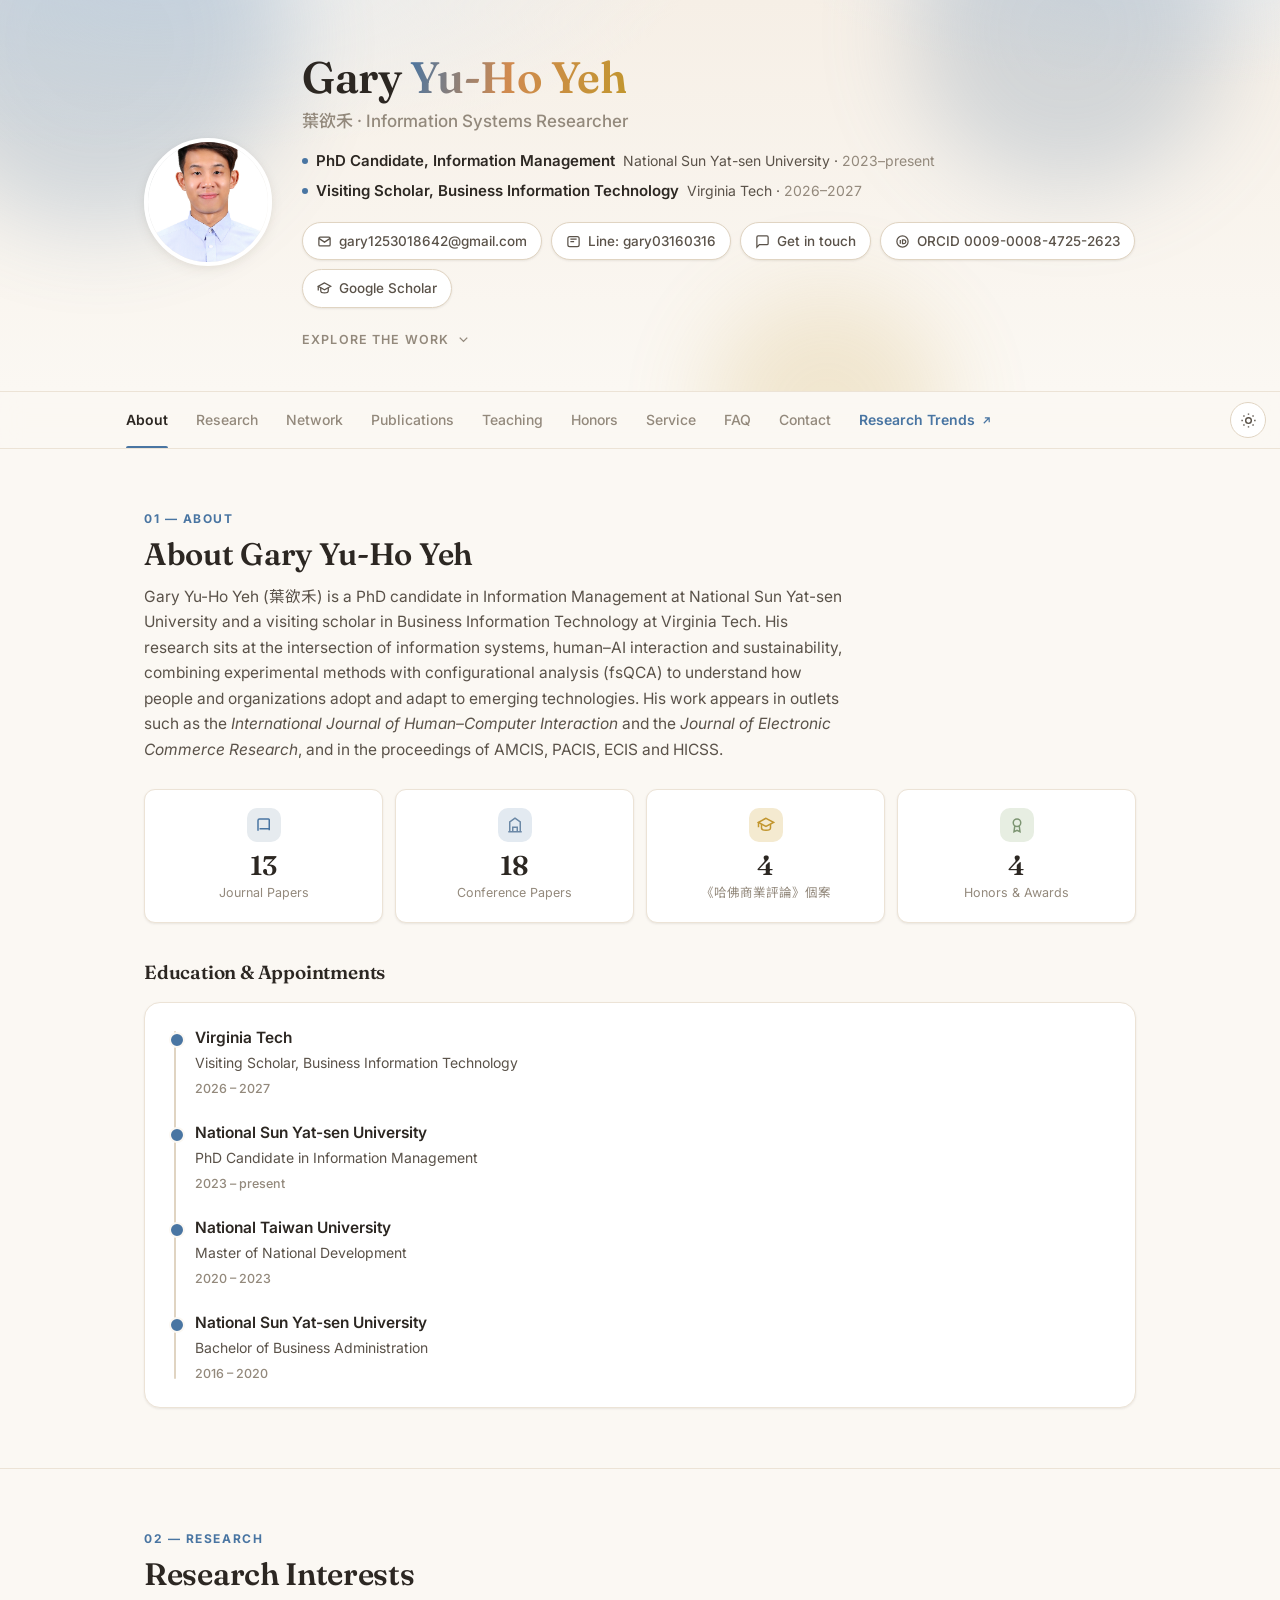
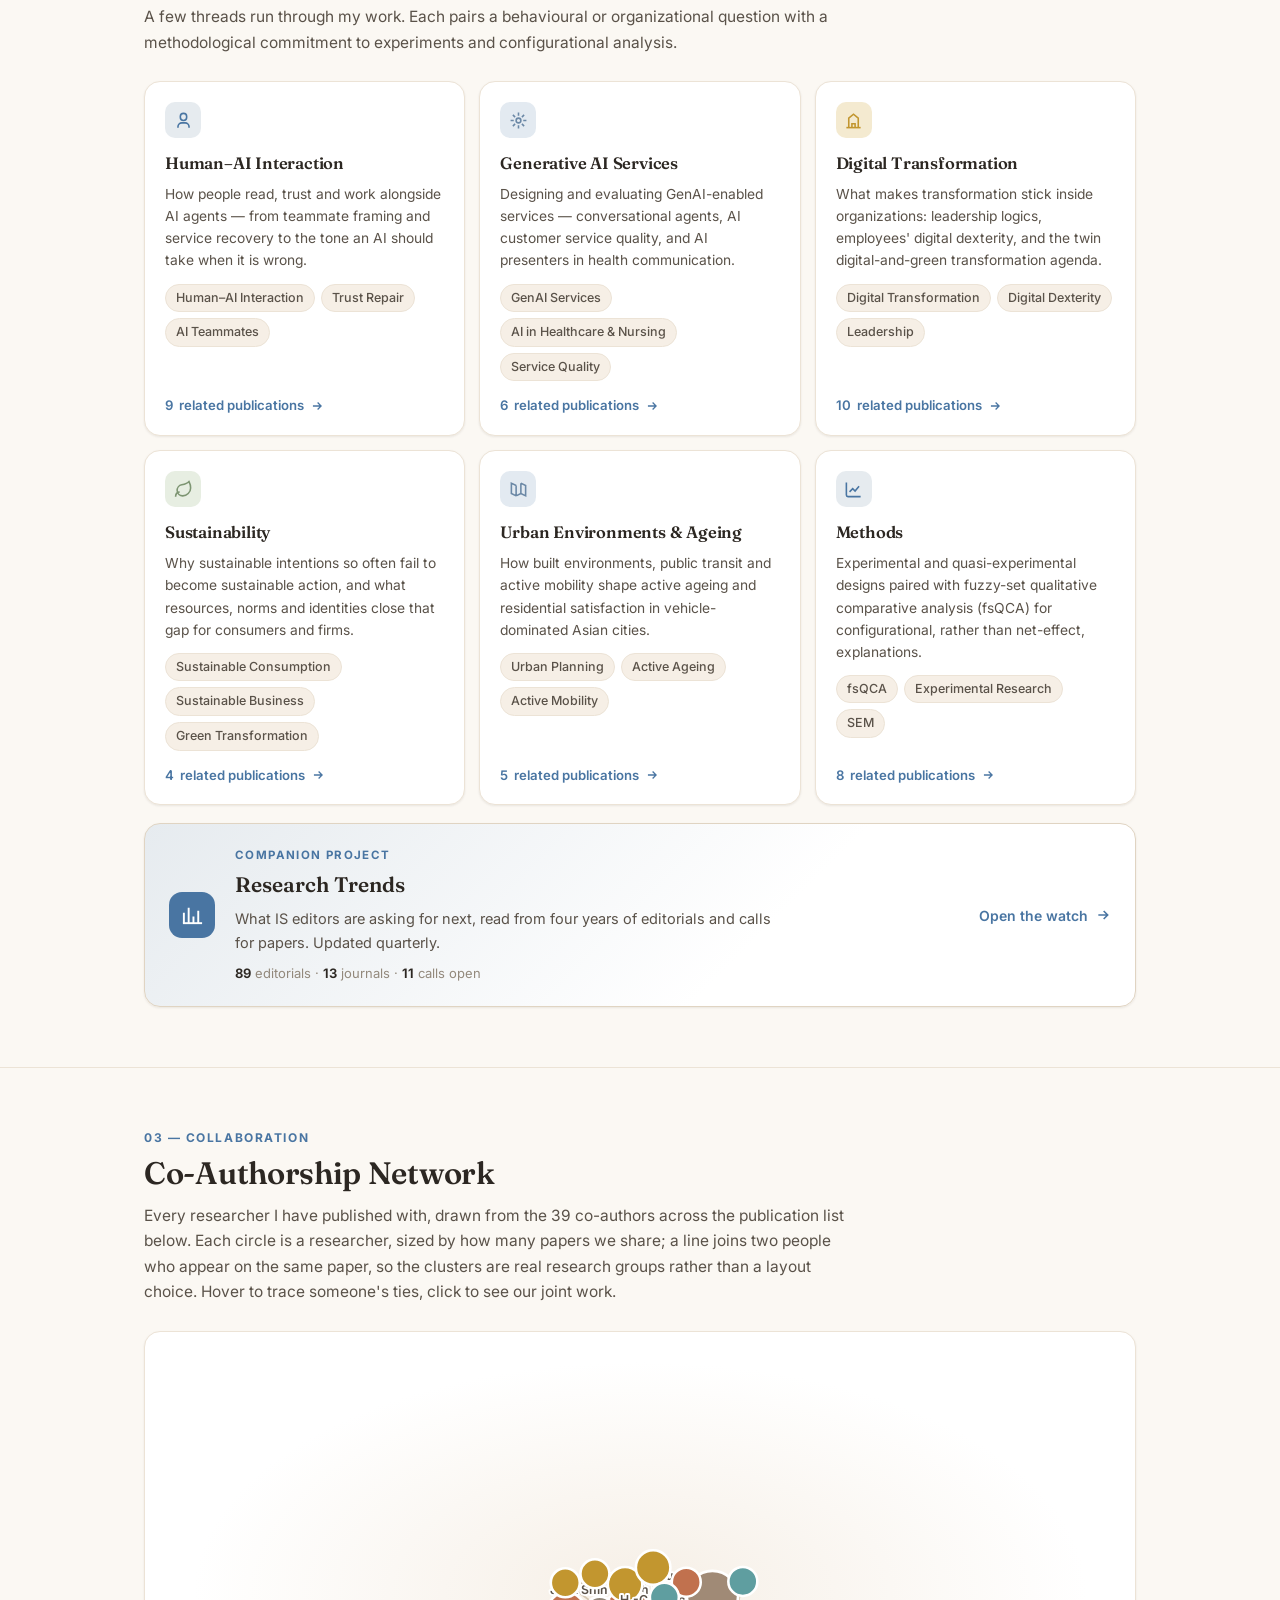
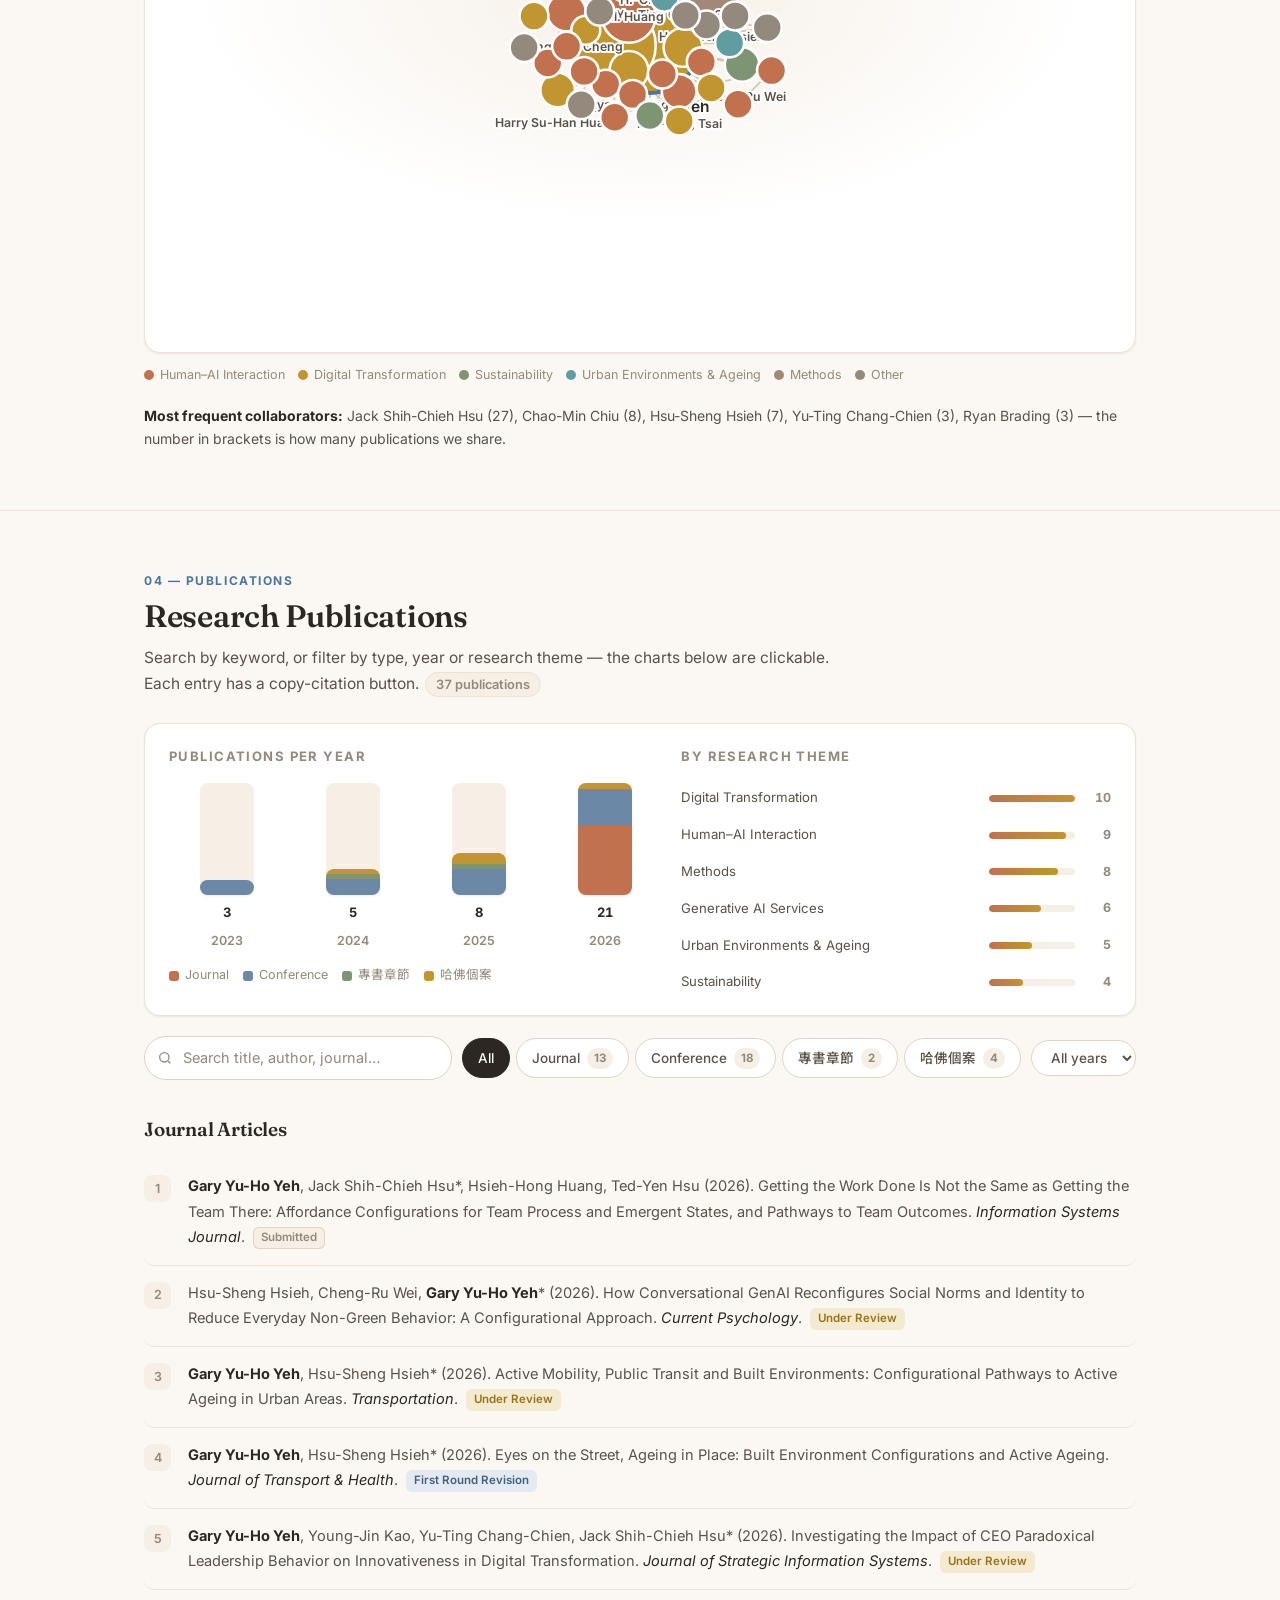
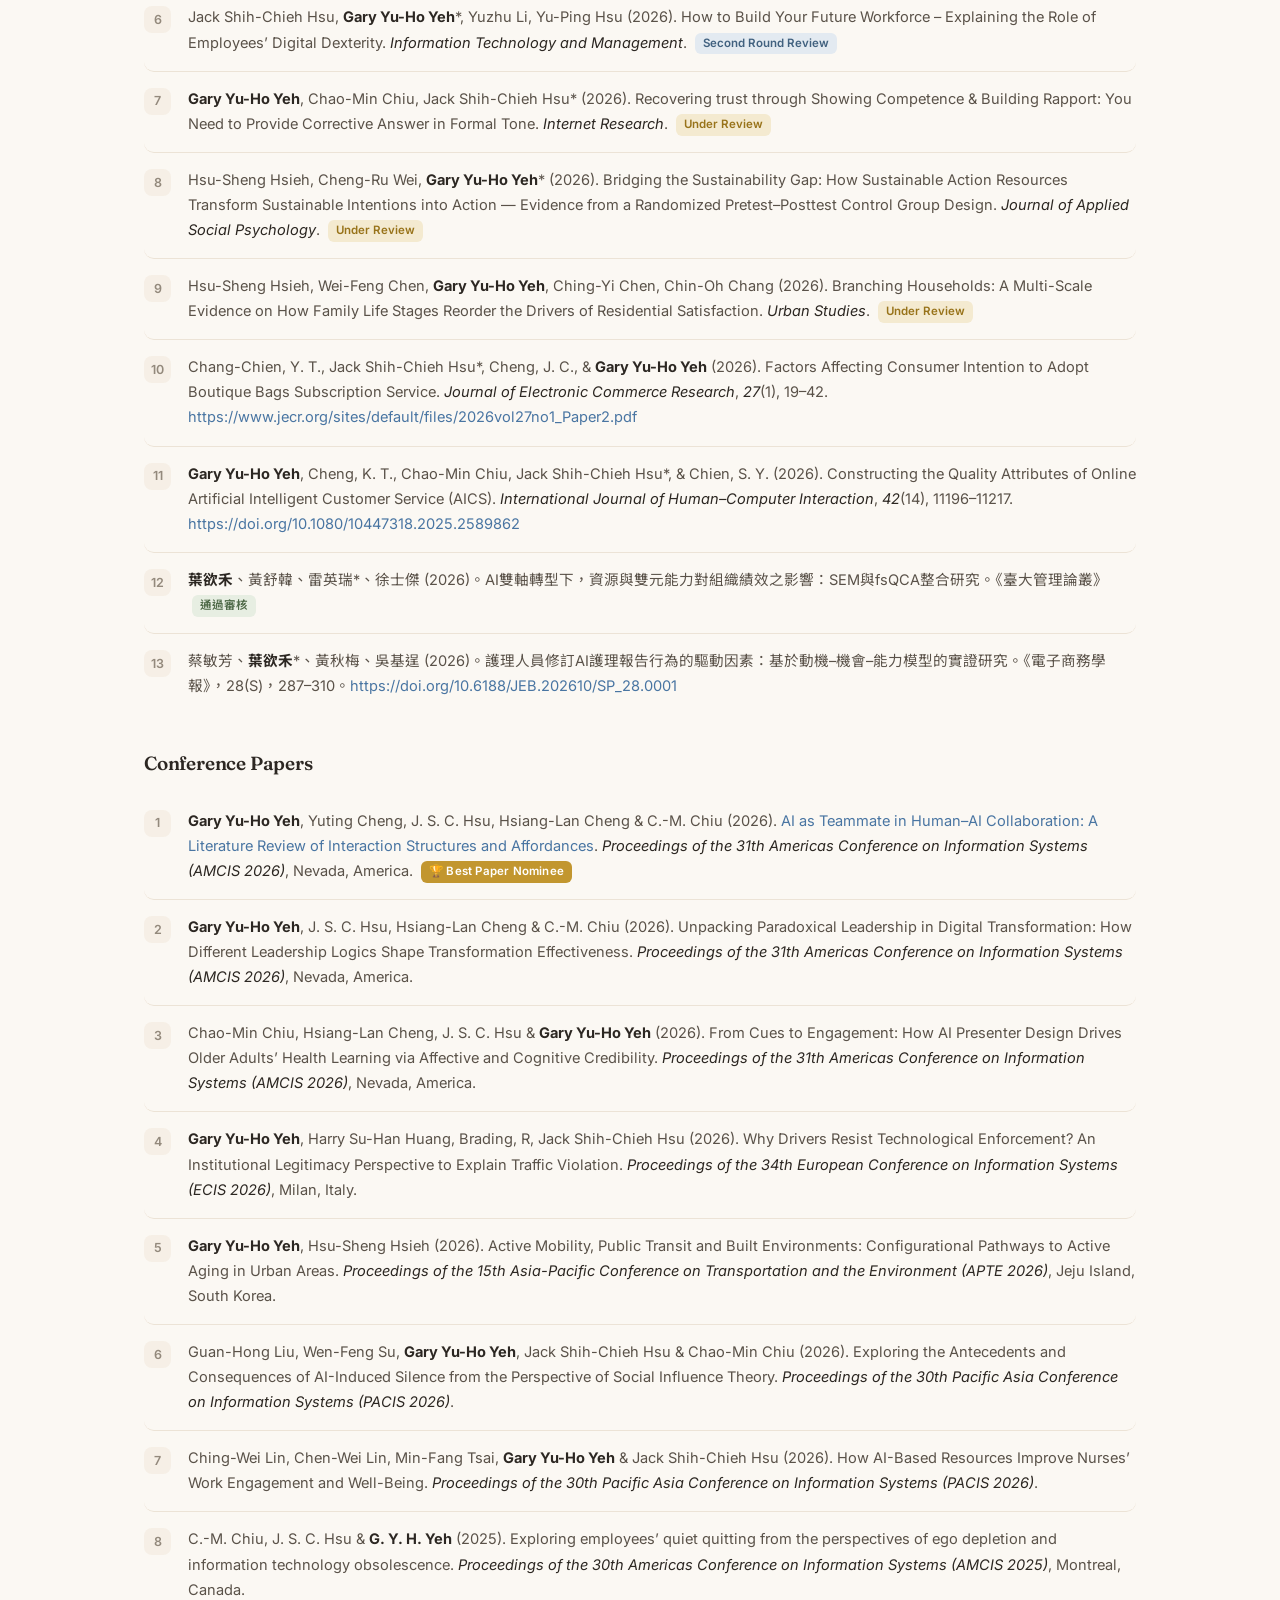
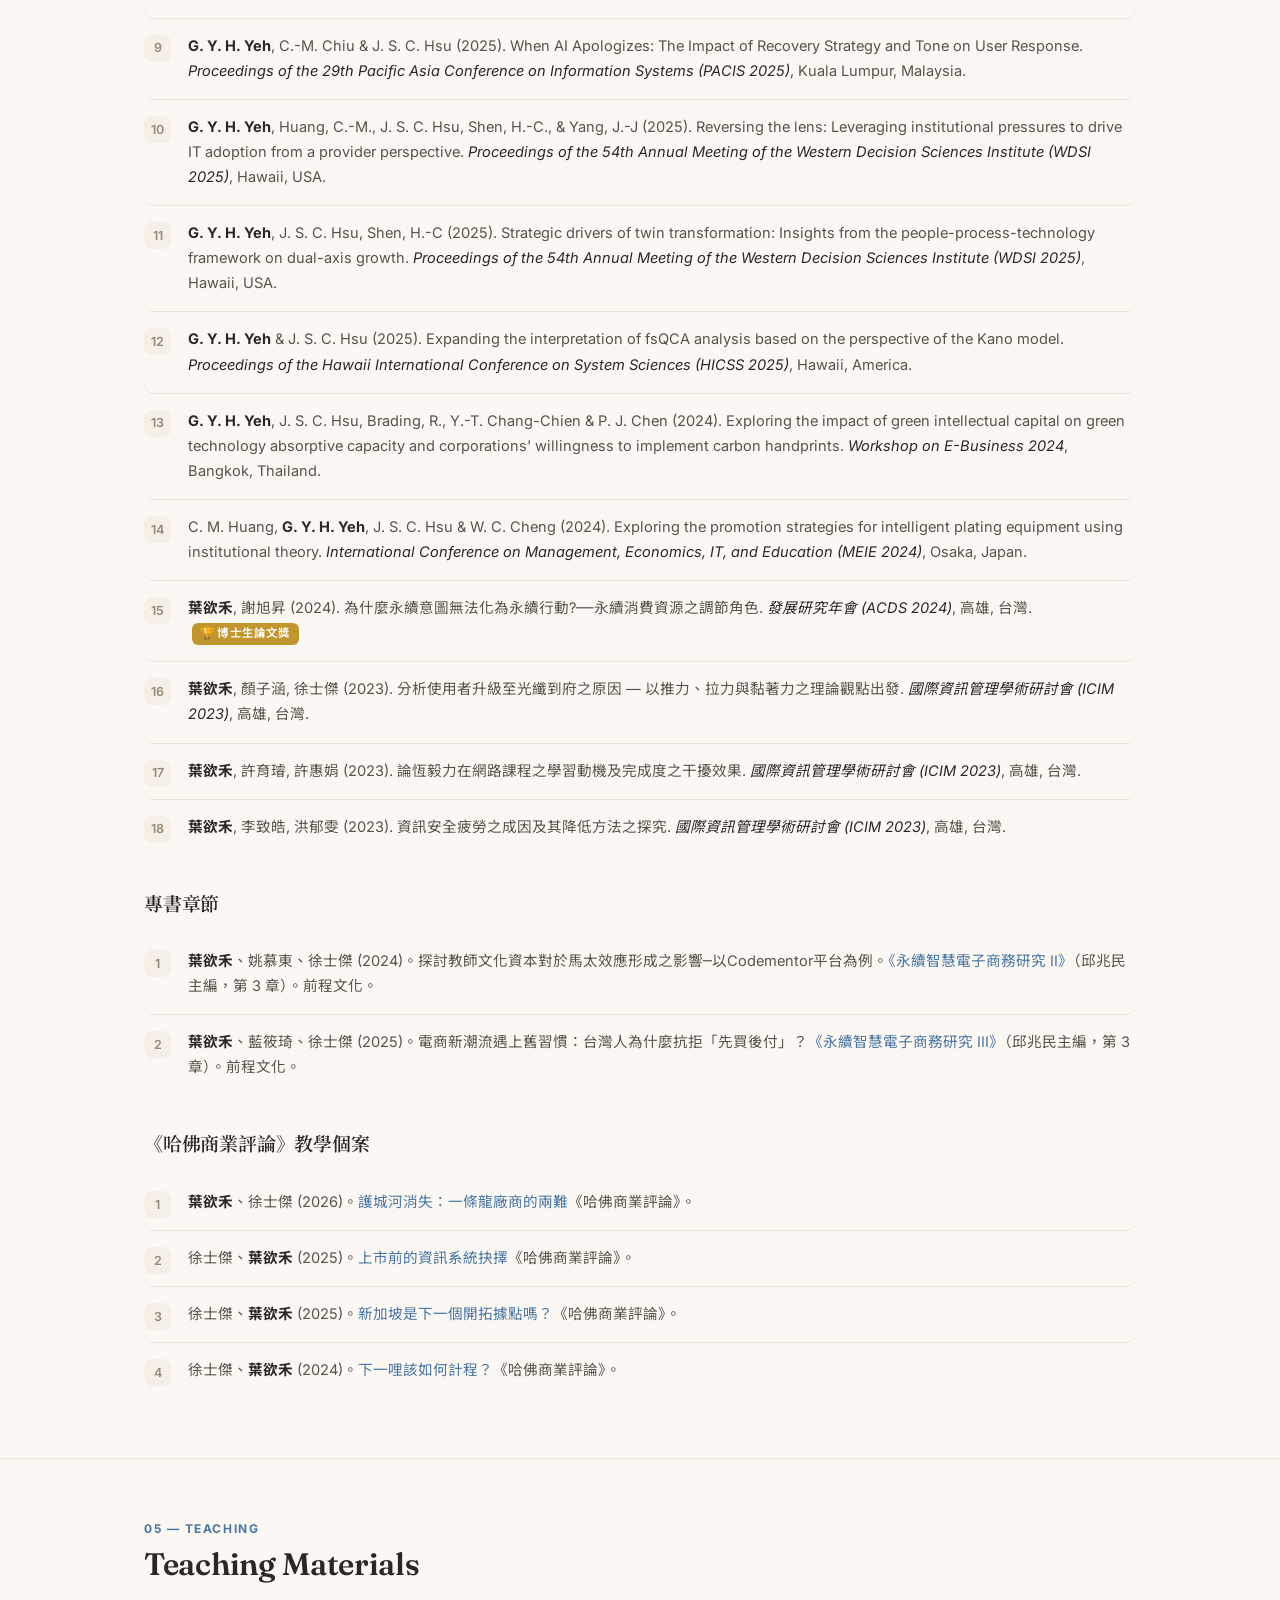
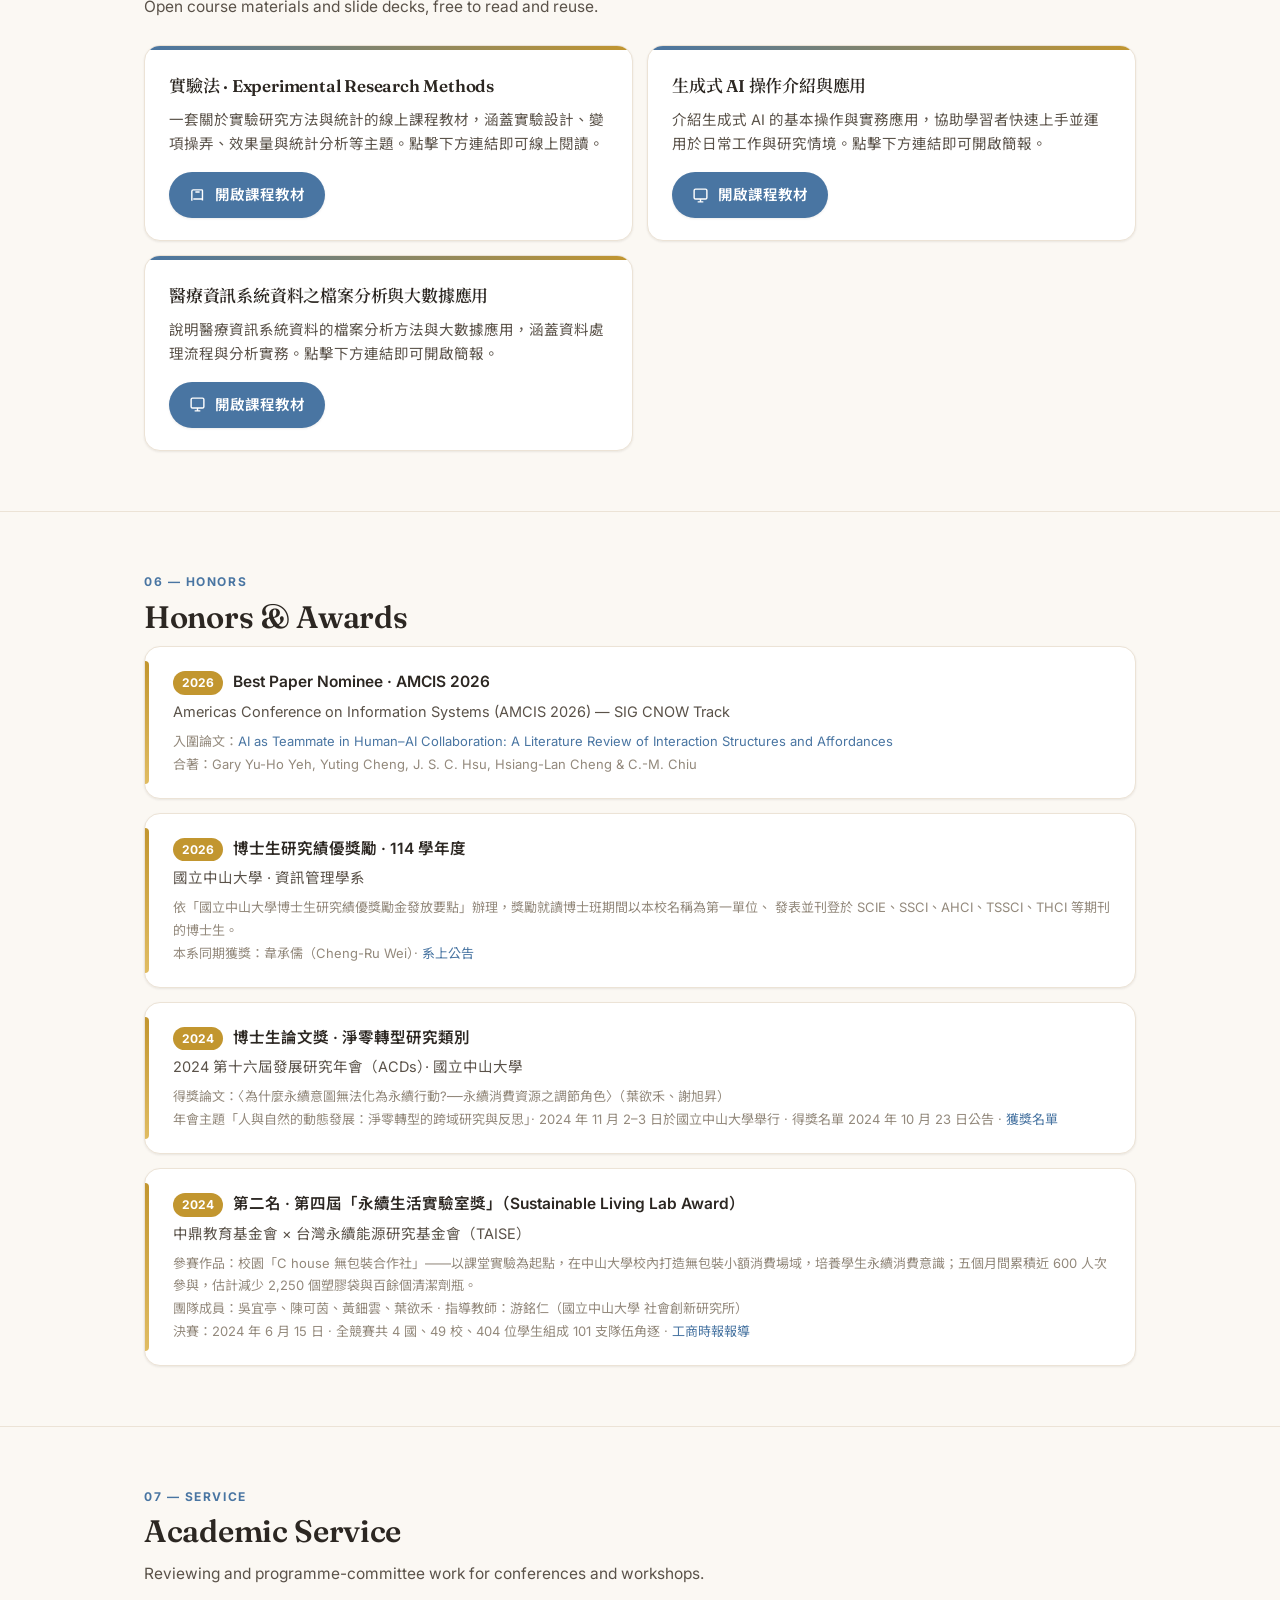
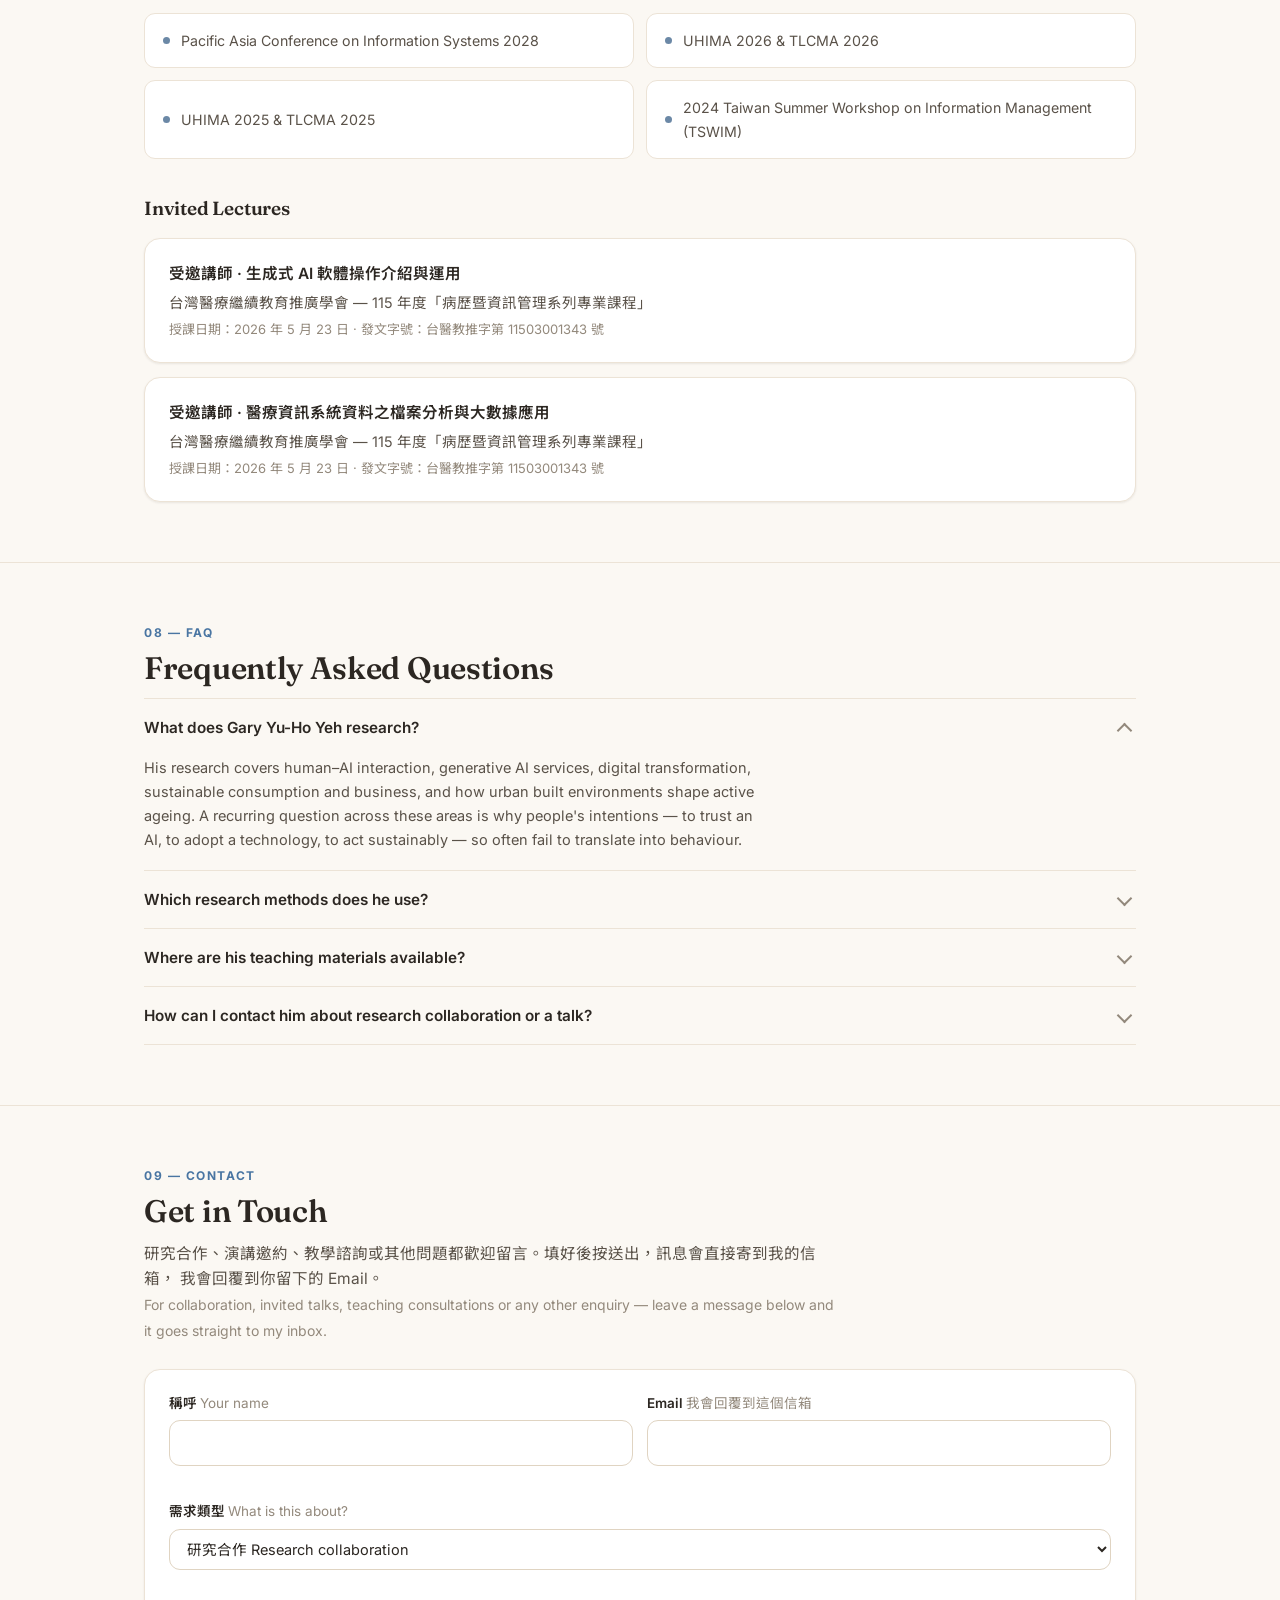
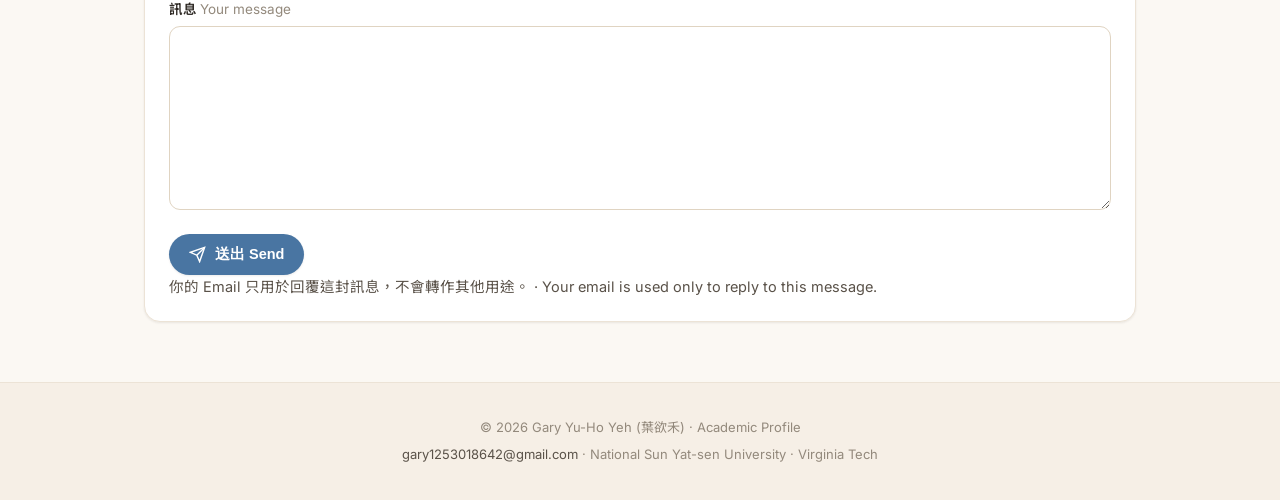
<file: index.html>
<!DOCTYPE html>
<html lang="en">
<head>
<script>(function(){var d=document.documentElement;d.classList.add('js');try{var t=localStorage.getItem('theme');if(t)d.setAttribute('data-theme',t);}catch(e){}var m=new Date().getMonth(),x=(location.search.match(/[?&]season=(winter|spring|summer|autumn)/)||[])[1];d.setAttribute('data-season',x||(m===11||m<2?'winter':m<5?'spring':m<8?'summer':'autumn'));})();</script>
<meta charset="UTF-8" />
<meta name="viewport" content="width=device-width, initial-scale=1.0" />
<meta name="color-scheme" content="light dark" />

<title>Gary Yu-Ho Yeh (葉欲禾) — Human–AI Interaction, GenAI & Sustainability Researcher</title>
<meta name="description" content="Gary Yu-Ho Yeh (葉欲禾) is a PhD candidate in Information Management at National Sun Yat-sen University and a visiting scholar at Virginia Tech. He researches human–AI interaction, generative AI services, digital transformation and sustainability using experiments and fsQCA." />
<meta name="author" content="Gary Yu-Ho Yeh" />
<meta name="keywords" content="Gary Yu-Ho Yeh, 葉欲禾, Human-AI Interaction, Generative AI, GenAI, fsQCA, Digital Transformation, Sustainable Consumption, Information Systems, National Sun Yat-sen University, Virginia Tech" />
<link rel="canonical" href="https://gary2686.github.io/" />
<meta name="robots" content="index, follow, max-snippet:-1, max-image-preview:large" />
<meta name="google-site-verification" content="google-site-verification: google7a32a42ea5a845d6.html" />

<meta property="og:type" content="profile" />
<meta property="og:title" content="Gary Yu-Ho Yeh (葉欲禾) — Academic Profile" />
<meta property="og:description" content="PhD candidate in Information Management (NSYSU) and visiting scholar at Virginia Tech. Research on human–AI interaction, generative AI services, digital transformation and sustainability." />
<meta property="og:url" content="https://gary2686.github.io/" />
<meta property="og:image" content="https://gary2686.github.io/b054011024-2.jpg" />
<meta property="og:locale" content="en_US" />
<meta property="og:locale:alternate" content="zh_TW" />
<meta property="profile:first_name" content="Yu-Ho" />
<meta property="profile:last_name" content="Yeh" />
<meta name="twitter:card" content="summary" />
<meta name="twitter:title" content="Gary Yu-Ho Yeh (葉欲禾) — Academic Profile" />
<meta name="twitter:description" content="Human–AI interaction, generative AI services, digital transformation and sustainability research." />
<meta name="twitter:image" content="https://gary2686.github.io/b054011024-2.jpg" />

<link rel="preconnect" href="https://fonts.googleapis.com" />
<link rel="preconnect" href="https://fonts.gstatic.com" crossorigin />
<link href="https://fonts.googleapis.com/css2?family=Fraunces:opsz,wght@9..144,400;9..144,500;9..144,600;9..144,700&family=Inter:wght@400;450;500;600;700&family=Noto+Sans+TC:wght@400;500;700&family=Noto+Serif+TC:wght@500;600&display=swap" rel="stylesheet" />

<!-- Structured data for search engines and AI assistants -->
<script type="application/ld+json">
{
  "@context": "https://schema.org",
  "@graph": [
    {
      "@type": "ProfilePage",
      "@id": "https://gary2686.github.io/#webpage",
      "url": "https://gary2686.github.io/",
      "sameAs": [
        "https://orcid.org/0009-0008-4725-2623",
        "https://scholar.google.com/citations?user=LfVI76sAAAAJ"
      ],
      "identifier": [
        {
          "@type": "PropertyValue",
          "propertyID": "ORCID",
          "value": "https://orcid.org/0009-0008-4725-2623",
          "url": "https://orcid.org/0009-0008-4725-2623"
        }
      ],
      "name": "Gary Yu-Ho Yeh (葉欲禾) — Academic Profile",
      "inLanguage": [
        "en",
        "zh-Hant"
      ],
      "mainEntity": {
        "@id": "https://gary2686.github.io/#person"
      },
      "about": {
        "@id": "https://gary2686.github.io/#person"
      },
      "dateModified": "2026-10-12"
    },
    {
      "@type": "Person",
      "@id": "https://gary2686.github.io/#person",
      "name": "Gary Yu-Ho Yeh",
      "alternateName": [
        "葉欲禾",
        "Yeh, Gary Yu-Ho",
        "G. Y. H. Yeh"
      ],
      "givenName": "Yu-Ho",
      "familyName": "Yeh",
      "url": "https://gary2686.github.io/",
      "sameAs": [
        "https://orcid.org/0009-0008-4725-2623",
        "https://scholar.google.com/citations?user=LfVI76sAAAAJ"
      ],
      "identifier": [
        {
          "@type": "PropertyValue",
          "propertyID": "ORCID",
          "value": "https://orcid.org/0009-0008-4725-2623",
          "url": "https://orcid.org/0009-0008-4725-2623"
        }
      ],
      "image": "https://gary2686.github.io/b054011024-2.jpg",
      "email": "mailto:gary1253018642@gmail.com",
      "jobTitle": [
        "PhD Candidate in Information Management",
        "Visiting Scholar in Business Information Technology"
      ],
      "description": "Gary Yu-Ho Yeh (葉欲禾) is a PhD candidate in Information Management at National Sun Yat-sen University and a visiting scholar in Business Information Technology at Virginia Tech. He researches human–AI interaction, generative AI services, digital transformation and sustainability, combining experimental methods with fuzzy-set qualitative comparative analysis (fsQCA).",
      "award": [
        "Best Paper Nominee, Americas Conference on Information Systems (AMCIS) 2026",
        "博士生研究績優獎勵, 國立中山大學 114 學年度 — Outstanding Doctoral Student Research Award, National Sun Yat-sen University (academic year 2025–2026)",
        "博士生論文獎（淨零轉型研究類別）, 2024 第十六屆發展研究年會 ACDs — Doctoral Student Paper Award, Net-Zero Transition category, 16th Annual Conference on Development Studies (2024)",
        "第二名, 第四屆永續生活實驗室獎 — Second Place, 4th Sustainable Living Lab Award (CTCI Education Foundation & TAISE, 2024)"
      ],
      "affiliation": [
        {
          "@type": "CollegeOrUniversity",
          "name": "National Sun Yat-sen University",
          "alternateName": "國立中山大學",
          "sameAs": "https://www.nsysu.edu.tw/"
        },
        {
          "@type": "CollegeOrUniversity",
          "name": "Virginia Tech",
          "sameAs": "https://www.vt.edu/"
        }
      ],
      "alumniOf": [
        {
          "@type": "CollegeOrUniversity",
          "name": "National Sun Yat-sen University",
          "alternateName": "國立中山大學",
          "sameAs": "https://www.nsysu.edu.tw/"
        },
        {
          "@type": "CollegeOrUniversity",
          "name": "National Taiwan University",
          "alternateName": "國立臺灣大學",
          "sameAs": "https://www.ntu.edu.tw/"
        }
      ],
      "knowsLanguage": [
        "zh-Hant",
        "en"
      ],
      "knowsAbout": [
        "Human–AI Interaction",
        "Generative AI Services",
        "AI in Healthcare and Nursing",
        "Digital Transformation",
        "Sustainable Consumption",
        "Sustainable Business",
        "Urban Planning",
        "Active Ageing",
        "Information Systems",
        "Fuzzy-set Qualitative Comparative Analysis (fsQCA)",
        "Experimental Research",
        "Structural Equation Modeling",
        "Built Environment",
        "Survey Research",
        "Geographic Information Systems (GIS)"
      ],
      "mainEntityOfPage": {
        "@id": "https://gary2686.github.io/#webpage"
      }
    },
    {
      "@type": "ItemList",
      "@id": "https://gary2686.github.io/#publications",
      "name": "Publications by Gary Yu-Ho Yeh",
      "numberOfItems": 37,
      "itemListOrder": "https://schema.org/ItemListUnordered",
      "itemListElement": [
        {
          "@type": "ListItem",
          "position": 1,
          "item": {
            "@type": "ScholarlyArticle",
            "name": "Getting the Work Done Is Not the Same as Getting the Team There: Affordance Configurations for Team Process and Emergent States, and Pathways to Team Outcomes",
            "author": {
              "@id": "https://gary2686.github.io/#person"
            },
            "description": "Gary Yu-Ho Yeh, Jack Shih-Chieh Hsu*, Hsieh-Hong Huang, Ted-Yen Hsu (2026). Getting the Work Done Is Not the Same as Getting the Team There: Affordance Configurations for Team Process and Emergent States, and Pathways to Team Outcomes. Information Systems Journal",
            "datePublished": "2026",
            "isPartOf": {
              "@type": "Periodical",
              "name": "Information Systems Journal"
            },
            "creativeWorkStatus": "Submitted"
          }
        },
        {
          "@type": "ListItem",
          "position": 2,
          "item": {
            "@type": "ScholarlyArticle",
            "name": "How Conversational GenAI Reconfigures Social Norms and Identity to Reduce Everyday Non-Green Behavior: A Configurational Approach",
            "author": {
              "@id": "https://gary2686.github.io/#person"
            },
            "description": "Hsu-Sheng Hsieh, Cheng-Ru Wei, Gary Yu-Ho Yeh* (2026). How Conversational GenAI Reconfigures Social Norms and Identity to Reduce Everyday Non-Green Behavior: A Configurational Approach. Current Psychology",
            "datePublished": "2026",
            "isPartOf": {
              "@type": "Periodical",
              "name": "Current Psychology"
            },
            "creativeWorkStatus": "Under Review"
          }
        },
        {
          "@type": "ListItem",
          "position": 3,
          "item": {
            "@type": "ScholarlyArticle",
            "name": "Active Mobility, Public Transit and Built Environments: Configurational Pathways to Active Ageing in Urban Areas",
            "author": {
              "@id": "https://gary2686.github.io/#person"
            },
            "description": "Gary Yu-Ho Yeh, Hsu-Sheng Hsieh* (2026). Active Mobility, Public Transit and Built Environments: Configurational Pathways to Active Ageing in Urban Areas. Transportation",
            "datePublished": "2026",
            "isPartOf": {
              "@type": "Periodical",
              "name": "Transportation"
            },
            "creativeWorkStatus": "Under Review"
          }
        },
        {
          "@type": "ListItem",
          "position": 4,
          "item": {
            "@type": "ScholarlyArticle",
            "name": "Eyes on the Street, Ageing in Place: Built Environment Configurations and Active Ageing",
            "author": {
              "@id": "https://gary2686.github.io/#person"
            },
            "description": "Gary Yu-Ho Yeh, Hsu-Sheng Hsieh* (2026). Eyes on the Street, Ageing in Place: Built Environment Configurations and Active Ageing. Journal of Transport & Health",
            "datePublished": "2026",
            "isPartOf": {
              "@type": "Periodical",
              "name": "Journal of Transport & Health"
            },
            "creativeWorkStatus": "First Round Revision"
          }
        },
        {
          "@type": "ListItem",
          "position": 5,
          "item": {
            "@type": "ScholarlyArticle",
            "name": "Investigating the Impact of CEO Paradoxical Leadership Behavior on Innovativeness in Digital Transformation",
            "author": {
              "@id": "https://gary2686.github.io/#person"
            },
            "description": "Gary Yu-Ho Yeh, Young-Jin Kao, Yu-Ting Chang-Chien, Jack Shih-Chieh Hsu* (2026). Investigating the Impact of CEO Paradoxical Leadership Behavior on Innovativeness in Digital Transformation. Journal of Strategic Information Systems",
            "datePublished": "2026",
            "isPartOf": {
              "@type": "Periodical",
              "name": "Journal of Strategic Information Systems"
            },
            "creativeWorkStatus": "Under Review"
          }
        },
        {
          "@type": "ListItem",
          "position": 6,
          "item": {
            "@type": "ScholarlyArticle",
            "name": "How to Build Your Future Workforce – Explaining the Role of Employees’ Digital Dexterity",
            "author": {
              "@id": "https://gary2686.github.io/#person"
            },
            "description": "Jack Shih-Chieh Hsu, Gary Yu-Ho Yeh*, Yuzhu Li, Yu-Ping Hsu (2026). How to Build Your Future Workforce – Explaining the Role of Employees’ Digital Dexterity. Information Technology and Management",
            "datePublished": "2026",
            "isPartOf": {
              "@type": "Periodical",
              "name": "Information Technology and Management"
            },
            "creativeWorkStatus": "Second Round Review"
          }
        },
        {
          "@type": "ListItem",
          "position": 7,
          "item": {
            "@type": "ScholarlyArticle",
            "name": "Recovering trust through Showing Competence & Building Rapport: You Need to Provide Corrective Answer in Formal Tone",
            "author": {
              "@id": "https://gary2686.github.io/#person"
            },
            "description": "Gary Yu-Ho Yeh, Chao-Min Chiu, Jack Shih-Chieh Hsu* (2026). Recovering trust through Showing Competence & Building Rapport: You Need to Provide Corrective Answer in Formal Tone. Internet Research",
            "datePublished": "2026",
            "isPartOf": {
              "@type": "Periodical",
              "name": "Internet Research"
            },
            "creativeWorkStatus": "Under Review"
          }
        },
        {
          "@type": "ListItem",
          "position": 8,
          "item": {
            "@type": "ScholarlyArticle",
            "name": "Bridging the Sustainability Gap: How Sustainable Action Resources Transform Sustainable Intentions into Action — Evidence from a Randomized Pretest–Posttest Control Group Design",
            "author": {
              "@id": "https://gary2686.github.io/#person"
            },
            "description": "Hsu-Sheng Hsieh, Cheng-Ru Wei, Gary Yu-Ho Yeh* (2026). Bridging the Sustainability Gap: How Sustainable Action Resources Transform Sustainable Intentions into Action — Evidence from a Randomized Pretest–Posttest Control Group Design. Journal of Applied Social Psychology",
            "datePublished": "2026",
            "isPartOf": {
              "@type": "Periodical",
              "name": "Journal of Applied Social Psychology"
            },
            "creativeWorkStatus": "Under Review"
          }
        },
        {
          "@type": "ListItem",
          "position": 9,
          "item": {
            "@type": "ScholarlyArticle",
            "name": "Branching Households: A Multi-Scale Evidence on How Family Life Stages Reorder the Drivers of Residential Satisfaction",
            "author": {
              "@id": "https://gary2686.github.io/#person"
            },
            "description": "Hsu-Sheng Hsieh, Wei-Feng Chen, Gary Yu-Ho Yeh, Ching-Yi Chen, Chin-Oh Chang (2026). Branching Households: A Multi-Scale Evidence on How Family Life Stages Reorder the Drivers of Residential Satisfaction. Urban Studies",
            "datePublished": "2026",
            "isPartOf": {
              "@type": "Periodical",
              "name": "Urban Studies"
            },
            "creativeWorkStatus": "Under Review"
          }
        },
        {
          "@type": "ListItem",
          "position": 10,
          "item": {
            "@type": "ScholarlyArticle",
            "name": "Factors Affecting Consumer Intention to Adopt Boutique Bags Subscription Service",
            "author": {
              "@id": "https://gary2686.github.io/#person"
            },
            "description": "Chang-Chien, Y. T., Jack Shih-Chieh Hsu*, Cheng, J. C., & Gary Yu-Ho Yeh (2026). Factors Affecting Consumer Intention to Adopt Boutique Bags Subscription Service. Journal of Electronic Commerce Research",
            "datePublished": "2026",
            "isPartOf": {
              "@type": "Periodical",
              "name": "Journal of Electronic Commerce Research"
            },
            "url": "https://www.jecr.org/sites/default/files/2026vol27no1_Paper2.pdf"
          }
        },
        {
          "@type": "ListItem",
          "position": 11,
          "item": {
            "@type": "ScholarlyArticle",
            "name": "Constructing the Quality Attributes of Online Artificial Intelligent Customer Service (AICS)",
            "author": {
              "@id": "https://gary2686.github.io/#person"
            },
            "description": "Gary Yu-Ho Yeh, Cheng, K. T., Chao-Min Chiu, Jack Shih-Chieh Hsu*, & Chien, S. Y. (2026). Constructing the Quality Attributes of Online Artificial Intelligent Customer Service (AICS). International Journal of Human–Computer Interaction",
            "datePublished": "2026",
            "isPartOf": {
              "@type": "Periodical",
              "name": "International Journal of Human–Computer Interaction"
            },
            "url": "https://doi.org/10.1080/10447318.2025.2589862",
            "identifier": "10.1080/10447318.2025.2589862"
          }
        },
        {
          "@type": "ListItem",
          "position": 12,
          "item": {
            "@type": "ScholarlyArticle",
            "name": "AI雙軸轉型下，資源與雙元能力對組織績效之影響：SEM與fsQCA整合研究",
            "author": {
              "@id": "https://gary2686.github.io/#person"
            },
            "description": "葉欲禾、黃舒韓、雷英瑞*、徐士傑 (2026). AI雙軸轉型下，資源與雙元能力對組織績效之影響：SEM與fsQCA整合研究. 臺大管理論叢",
            "datePublished": "2026",
            "isPartOf": {
              "@type": "Periodical",
              "name": "臺大管理論叢"
            },
            "creativeWorkStatus": "通過審核"
          }
        },
        {
          "@type": "ListItem",
          "position": 13,
          "item": {
            "@type": "ScholarlyArticle",
            "name": "護理人員修訂AI護理報告行為的驅動因素：基於動機–機會–能力模型的實證研究",
            "author": {
              "@id": "https://gary2686.github.io/#person"
            },
            "description": "蔡敏芳、葉欲禾*、黃秋梅、吳基逞 (2026). 護理人員修訂AI護理報告行為的驅動因素：基於動機–機會–能力模型的實證研究. 電子商務學報",
            "datePublished": "2026",
            "isPartOf": {
              "@type": "Periodical",
              "name": "電子商務學報"
            },
            "url": "https://doi.org/10.6188/JEB.202610/SP_28.0001",
            "identifier": "10.6188/JEB.202610/SP_28.0001"
          }
        },
        {
          "@type": "ListItem",
          "position": 14,
          "item": {
            "@type": "ScholarlyArticle",
            "name": "AI as Teammate in Human–AI Collaboration: A Literature Review of Interaction Structures and Affordances",
            "author": {
              "@id": "https://gary2686.github.io/#person"
            },
            "description": "Gary Yu-Ho Yeh, Yuting Cheng, J. S. C. Hsu, Hsiang-Lan Cheng & C.-M. Chiu (2026). AI as Teammate in Human–AI Collaboration: A Literature Review of Interaction Structures and Affordances. Proceedings of the 31th Americas Conference on Information Systems (AMCIS 2026)",
            "datePublished": "2026",
            "isPartOf": {
              "@type": "CreativeWork",
              "name": "Proceedings of the 31th Americas Conference on Information Systems (AMCIS 2026)"
            },
            "url": "https://aisel.aisnet.org/amcis2026/sigcnow/sigcnow/10/",
            "creativeWorkStatus": "Best Paper Nominee"
          }
        },
        {
          "@type": "ListItem",
          "position": 15,
          "item": {
            "@type": "ScholarlyArticle",
            "name": "Unpacking Paradoxical Leadership in Digital Transformation: How Different Leadership Logics Shape Transformation Effectiveness",
            "author": {
              "@id": "https://gary2686.github.io/#person"
            },
            "description": "Gary Yu-Ho Yeh, J. S. C. Hsu, Hsiang-Lan Cheng & C.-M. Chiu (2026). Unpacking Paradoxical Leadership in Digital Transformation: How Different Leadership Logics Shape Transformation Effectiveness. Proceedings of the 31th Americas Conference on Information Systems (AMCIS 2026)",
            "datePublished": "2026",
            "isPartOf": {
              "@type": "CreativeWork",
              "name": "Proceedings of the 31th Americas Conference on Information Systems (AMCIS 2026)"
            }
          }
        },
        {
          "@type": "ListItem",
          "position": 16,
          "item": {
            "@type": "ScholarlyArticle",
            "name": "From Cues to Engagement: How AI Presenter Design Drives Older Adults’ Health Learning via Affective and Cognitive Credibility",
            "author": {
              "@id": "https://gary2686.github.io/#person"
            },
            "description": "Chao-Min Chiu, Hsiang-Lan Cheng, J. S. C. Hsu & Gary Yu-Ho Yeh (2026). From Cues to Engagement: How AI Presenter Design Drives Older Adults’ Health Learning via Affective and Cognitive Credibility. Proceedings of the 31th Americas Conference on Information Systems (AMCIS 2026)",
            "datePublished": "2026",
            "isPartOf": {
              "@type": "CreativeWork",
              "name": "Proceedings of the 31th Americas Conference on Information Systems (AMCIS 2026)"
            }
          }
        },
        {
          "@type": "ListItem",
          "position": 17,
          "item": {
            "@type": "ScholarlyArticle",
            "name": "Why Drivers Resist Technological Enforcement? An Institutional Legitimacy Perspective to Explain Traffic Violation",
            "author": {
              "@id": "https://gary2686.github.io/#person"
            },
            "description": "Gary Yu-Ho Yeh, Harry Su-Han Huang, Brading, R, Jack Shih-Chieh Hsu (2026). Why Drivers Resist Technological Enforcement? An Institutional Legitimacy Perspective to Explain Traffic Violation. Proceedings of the 34th European Conference on Information Systems (ECIS 2026)",
            "datePublished": "2026",
            "isPartOf": {
              "@type": "CreativeWork",
              "name": "Proceedings of the 34th European Conference on Information Systems (ECIS 2026)"
            }
          }
        },
        {
          "@type": "ListItem",
          "position": 18,
          "item": {
            "@type": "ScholarlyArticle",
            "name": "Active Mobility, Public Transit and Built Environments: Configurational Pathways to Active Aging in Urban Areas",
            "author": {
              "@id": "https://gary2686.github.io/#person"
            },
            "description": "Gary Yu-Ho Yeh, Hsu-Sheng Hsieh (2026). Active Mobility, Public Transit and Built Environments: Configurational Pathways to Active Aging in Urban Areas. Proceedings of the 15th Asia-Pacific Conference on Transportation and the Environment (APTE 2026)",
            "datePublished": "2026",
            "isPartOf": {
              "@type": "CreativeWork",
              "name": "Proceedings of the 15th Asia-Pacific Conference on Transportation and the Environment (APTE 2026)"
            }
          }
        },
        {
          "@type": "ListItem",
          "position": 19,
          "item": {
            "@type": "ScholarlyArticle",
            "name": "Exploring the Antecedents and Consequences of AI-Induced Silence from the Perspective of Social Influence Theory",
            "author": {
              "@id": "https://gary2686.github.io/#person"
            },
            "description": "Guan-Hong Liu, Wen-Feng Su, Gary Yu-Ho Yeh, Jack Shih-Chieh Hsu & Chao-Min Chiu (2026). Exploring the Antecedents and Consequences of AI-Induced Silence from the Perspective of Social Influence Theory. Proceedings of the 30th Pacific Asia Conference on Information Systems (PACIS 2026)",
            "datePublished": "2026",
            "isPartOf": {
              "@type": "CreativeWork",
              "name": "Proceedings of the 30th Pacific Asia Conference on Information Systems (PACIS 2026)"
            }
          }
        },
        {
          "@type": "ListItem",
          "position": 20,
          "item": {
            "@type": "ScholarlyArticle",
            "name": "How AI-Based Resources Improve Nurses’ Work Engagement and Well-Being",
            "author": {
              "@id": "https://gary2686.github.io/#person"
            },
            "description": "Ching-Wei Lin, Chen-Wei Lin, Min-Fang Tsai, Gary Yu-Ho Yeh & Jack Shih-Chieh Hsu (2026). How AI-Based Resources Improve Nurses’ Work Engagement and Well-Being. Proceedings of the 30th Pacific Asia Conference on Information Systems (PACIS 2026)",
            "datePublished": "2026",
            "isPartOf": {
              "@type": "CreativeWork",
              "name": "Proceedings of the 30th Pacific Asia Conference on Information Systems (PACIS 2026)"
            }
          }
        },
        {
          "@type": "ListItem",
          "position": 21,
          "item": {
            "@type": "ScholarlyArticle",
            "name": "Exploring employees’ quiet quitting from the perspectives of ego depletion and information technology obsolescence",
            "author": {
              "@id": "https://gary2686.github.io/#person"
            },
            "description": "C.-M. Chiu, J. S. C. Hsu & G. Y. H. Yeh (2025). Exploring employees’ quiet quitting from the perspectives of ego depletion and information technology obsolescence. Proceedings of the 30th Americas Conference on Information Systems (AMCIS 2025)",
            "datePublished": "2025",
            "isPartOf": {
              "@type": "CreativeWork",
              "name": "Proceedings of the 30th Americas Conference on Information Systems (AMCIS 2025)"
            }
          }
        },
        {
          "@type": "ListItem",
          "position": 22,
          "item": {
            "@type": "ScholarlyArticle",
            "name": "When AI Apologizes: The Impact of Recovery Strategy and Tone on User Response",
            "author": {
              "@id": "https://gary2686.github.io/#person"
            },
            "description": "G. Y. H. Yeh, C.-M. Chiu & J. S. C. Hsu (2025). When AI Apologizes: The Impact of Recovery Strategy and Tone on User Response. Proceedings of the 29th Pacific Asia Conference on Information Systems (PACIS 2025)",
            "datePublished": "2025",
            "isPartOf": {
              "@type": "CreativeWork",
              "name": "Proceedings of the 29th Pacific Asia Conference on Information Systems (PACIS 2025)"
            }
          }
        },
        {
          "@type": "ListItem",
          "position": 23,
          "item": {
            "@type": "ScholarlyArticle",
            "name": "Reversing the lens: Leveraging institutional pressures to drive IT adoption from a provider perspective",
            "author": {
              "@id": "https://gary2686.github.io/#person"
            },
            "description": "G. Y. H. Yeh, Huang, C.-M., J. S. C. Hsu, Shen, H.-C., & Yang, J.-J (2025). Reversing the lens: Leveraging institutional pressures to drive IT adoption from a provider perspective. Proceedings of the 54th Annual Meeting of the Western Decision Sciences Institute (WDSI 2025)",
            "datePublished": "2025",
            "isPartOf": {
              "@type": "CreativeWork",
              "name": "Proceedings of the 54th Annual Meeting of the Western Decision Sciences Institute (WDSI 2025)"
            }
          }
        },
        {
          "@type": "ListItem",
          "position": 24,
          "item": {
            "@type": "ScholarlyArticle",
            "name": "Strategic drivers of twin transformation: Insights from the people-process-technology framework on dual-axis growth",
            "author": {
              "@id": "https://gary2686.github.io/#person"
            },
            "description": "G. Y. H. Yeh, J. S. C. Hsu, Shen, H.-C (2025). Strategic drivers of twin transformation: Insights from the people-process-technology framework on dual-axis growth. Proceedings of the 54th Annual Meeting of the Western Decision Sciences Institute (WDSI 2025)",
            "datePublished": "2025",
            "isPartOf": {
              "@type": "CreativeWork",
              "name": "Proceedings of the 54th Annual Meeting of the Western Decision Sciences Institute (WDSI 2025)"
            }
          }
        },
        {
          "@type": "ListItem",
          "position": 25,
          "item": {
            "@type": "ScholarlyArticle",
            "name": "Expanding the interpretation of fsQCA analysis based on the perspective of the Kano model",
            "author": {
              "@id": "https://gary2686.github.io/#person"
            },
            "description": "G. Y. H. Yeh & J. S. C. Hsu (2025). Expanding the interpretation of fsQCA analysis based on the perspective of the Kano model. Proceedings of the Hawaii International Conference on System Sciences (HICSS 2025)",
            "datePublished": "2025",
            "isPartOf": {
              "@type": "CreativeWork",
              "name": "Proceedings of the Hawaii International Conference on System Sciences (HICSS 2025)"
            }
          }
        },
        {
          "@type": "ListItem",
          "position": 26,
          "item": {
            "@type": "ScholarlyArticle",
            "name": "Exploring the impact of green intellectual capital on green technology absorptive capacity and corporations' willingness to implement carbon handprints",
            "author": {
              "@id": "https://gary2686.github.io/#person"
            },
            "description": "G. Y. H. Yeh, J. S. C. Hsu, Brading, R., Y.-T. Chang-Chien & P. J. Chen (2024). Exploring the impact of green intellectual capital on green technology absorptive capacity and corporations' willingness to implement carbon handprints. Workshop on E-Business 2024",
            "datePublished": "2024",
            "isPartOf": {
              "@type": "CreativeWork",
              "name": "Workshop on E-Business 2024"
            }
          }
        },
        {
          "@type": "ListItem",
          "position": 27,
          "item": {
            "@type": "ScholarlyArticle",
            "name": "Exploring the promotion strategies for intelligent plating equipment using institutional theory",
            "author": {
              "@id": "https://gary2686.github.io/#person"
            },
            "description": "C. M. Huang, G. Y. H. Yeh, J. S. C. Hsu & W. C. Cheng (2024). Exploring the promotion strategies for intelligent plating equipment using institutional theory. International Conference on Management, Economics, IT, and Education (MEIE 2024)",
            "datePublished": "2024",
            "isPartOf": {
              "@type": "CreativeWork",
              "name": "International Conference on Management, Economics, IT, and Education (MEIE 2024)"
            }
          }
        },
        {
          "@type": "ListItem",
          "position": 28,
          "item": {
            "@type": "ScholarlyArticle",
            "name": "為什麼永續意圖無法化為永續行動?──永續消費資源之調節角色",
            "author": {
              "@id": "https://gary2686.github.io/#person"
            },
            "description": "葉欲禾, 謝旭昇 (2024). 為什麼永續意圖無法化為永續行動?──永續消費資源之調節角色. 發展研究年會 (ACDS 2024)",
            "datePublished": "2024",
            "isPartOf": {
              "@type": "CreativeWork",
              "name": "發展研究年會 (ACDS 2024)"
            },
            "creativeWorkStatus": "博士生論文獎"
          }
        },
        {
          "@type": "ListItem",
          "position": 29,
          "item": {
            "@type": "ScholarlyArticle",
            "name": "分析使用者升級至光纖到府之原因 — 以推力、拉力與黏著力之理論觀點出發",
            "author": {
              "@id": "https://gary2686.github.io/#person"
            },
            "description": "葉欲禾, 顏子涵, 徐士傑 (2023). 分析使用者升級至光纖到府之原因 — 以推力、拉力與黏著力之理論觀點出發. 國際資訊管理學術研討會 (ICIM 2023)",
            "datePublished": "2023",
            "isPartOf": {
              "@type": "CreativeWork",
              "name": "國際資訊管理學術研討會 (ICIM 2023)"
            }
          }
        },
        {
          "@type": "ListItem",
          "position": 30,
          "item": {
            "@type": "ScholarlyArticle",
            "name": "論恆毅力在網路課程之學習動機及完成度之干擾效果",
            "author": {
              "@id": "https://gary2686.github.io/#person"
            },
            "description": "葉欲禾, 許育璿, 許惠娟 (2023). 論恆毅力在網路課程之學習動機及完成度之干擾效果. 國際資訊管理學術研討會 (ICIM 2023)",
            "datePublished": "2023",
            "isPartOf": {
              "@type": "CreativeWork",
              "name": "國際資訊管理學術研討會 (ICIM 2023)"
            }
          }
        },
        {
          "@type": "ListItem",
          "position": 31,
          "item": {
            "@type": "ScholarlyArticle",
            "name": "資訊安全疲勞之成因及其降低方法之探究",
            "author": {
              "@id": "https://gary2686.github.io/#person"
            },
            "description": "葉欲禾, 李致皓, 洪郁雯 (2023). 資訊安全疲勞之成因及其降低方法之探究. 國際資訊管理學術研討會 (ICIM 2023)",
            "datePublished": "2023",
            "isPartOf": {
              "@type": "CreativeWork",
              "name": "國際資訊管理學術研討會 (ICIM 2023)"
            }
          }
        },
        {
          "@type": "ListItem",
          "position": 32,
          "item": {
            "@type": "Chapter",
            "name": "探討教師文化資本對於馬太效應形成之影響─以Codementor平台為例",
            "author": {
              "@id": "https://gary2686.github.io/#person"
            },
            "description": "葉欲禾、姚慕東、徐士傑 (2024). 探討教師文化資本對於馬太效應形成之影響─以Codementor平台為例. 永續智慧電子商務研究 II",
            "datePublished": "2024",
            "isPartOf": {
              "@type": "Book",
              "name": "永續智慧電子商務研究 II"
            },
            "url": "https://www.books.com.tw/products/0011019097"
          }
        },
        {
          "@type": "ListItem",
          "position": 33,
          "item": {
            "@type": "Chapter",
            "name": "電商新潮流遇上舊習慣：台灣人為什麼抗拒「先買後付」？",
            "author": {
              "@id": "https://gary2686.github.io/#person"
            },
            "description": "葉欲禾、藍筱琦、徐士傑 (2025). 電商新潮流遇上舊習慣：台灣人為什麼抗拒「先買後付」？. 永續智慧電子商務研究 III",
            "datePublished": "2025",
            "isPartOf": {
              "@type": "Book",
              "name": "永續智慧電子商務研究 III"
            },
            "url": "https://www.books.com.tw/products/0011047462"
          }
        },
        {
          "@type": "ListItem",
          "position": 34,
          "item": {
            "@type": "Article",
            "name": "護城河消失：一條龍廠商的兩難",
            "author": {
              "@id": "https://gary2686.github.io/#person"
            },
            "description": "葉欲禾、徐士傑 (2026). 護城河消失：一條龍廠商的兩難. 哈佛商業評論",
            "datePublished": "2026",
            "isPartOf": {
              "@type": "CreativeWork",
              "name": "哈佛商業評論"
            },
            "url": "https://www.hbrtaiwan.com/case-study/25025/expansion-vs-transformation"
          }
        },
        {
          "@type": "ListItem",
          "position": 35,
          "item": {
            "@type": "Article",
            "name": "上市前的資訊系統抉擇",
            "author": {
              "@id": "https://gary2686.github.io/#person"
            },
            "description": "徐士傑、葉欲禾 (2025). 上市前的資訊系統抉擇. 哈佛商業評論",
            "datePublished": "2025",
            "isPartOf": {
              "@type": "CreativeWork",
              "name": "哈佛商業評論"
            },
            "url": "https://www.hbrtaiwan.com/case-study/24149/information-system-decisions-before-ipo"
          }
        },
        {
          "@type": "ListItem",
          "position": 36,
          "item": {
            "@type": "Article",
            "name": "新加坡是下一個開拓據點嗎？",
            "author": {
              "@id": "https://gary2686.github.io/#person"
            },
            "description": "徐士傑、葉欲禾 (2025). 新加坡是下一個開拓據點嗎？. 哈佛商業評論",
            "datePublished": "2025",
            "isPartOf": {
              "@type": "CreativeWork",
              "name": "哈佛商業評論"
            },
            "url": "https://www.hbrtaiwan.com/case-study/23950/is-singapore-next"
          }
        },
        {
          "@type": "ListItem",
          "position": 37,
          "item": {
            "@type": "Article",
            "name": "下一哩該如何計程？",
            "author": {
              "@id": "https://gary2686.github.io/#person"
            },
            "description": "徐士傑、葉欲禾 (2024). 下一哩該如何計程？. 哈佛商業評論",
            "datePublished": "2024",
            "isPartOf": {
              "@type": "CreativeWork",
              "name": "哈佛商業評論"
            },
            "url": "https://www.hbrtaiwan.com/case-study/23554/whats-the-next-mile"
          }
        }
      ]
    },
    {
      "@type": "FAQPage",
      "@id": "https://gary2686.github.io/#faq",
      "mainEntity": [
        {
          "@type": "Question",
          "name": "What does Gary Yu-Ho Yeh research?",
          "acceptedAnswer": {
            "@type": "Answer",
            "text": "His research covers human–AI interaction, generative AI services, digital transformation, sustainable consumption and business, and how urban built environments shape active ageing. A recurring question across these areas is why people's intentions — to trust an AI, to adopt a technology, to act sustainably — so often fail to translate into behaviour."
          }
        },
        {
          "@type": "Question",
          "name": "Which research methods does he use?",
          "acceptedAnswer": {
            "@type": "Answer",
            "text": "Primarily experimental and quasi-experimental designs combined with fuzzy-set qualitative comparative analysis (fsQCA), and structural equation modelling (SEM). fsQCA lets him look for configurations of conditions that jointly produce an outcome, rather than the average effect of one variable at a time."
          }
        },
        {
          "@type": "Question",
          "name": "Where are his teaching materials available?",
          "acceptedAnswer": {
            "@type": "Answer",
            "text": "The interactive textbook on experimental research methods and statistics is free to read online, along with slide decks on generative AI and on big-data analysis of healthcare information systems. They are all linked in the Teaching section of this page."
          }
        },
        {
          "@type": "Question",
          "name": "How can I contact him about research collaboration or a talk?",
          "acceptedAnswer": {
            "@type": "Answer",
            "text": "Use the contact form on this page — leave your name and email and the message goes straight to his inbox — or write directly to gary1253018642@gmail.com. He is open to research collaboration, invited lectures, teaching consultations and media enquiries."
          }
        }
      ]
    }
  ]
}
</script>

<style>
  :root {
    --bg: #fbf8f3;
    --bg-tint: #f6efe6;
    --surface: #ffffff;
    --ink: #2c2722;
    --ink-soft: #5a5249;
    --muted: #93897c;
    --line: #ece3d6;
    --line-strong: #e0d4c2;

    --clay: #c1714e;  --clay-soft: #f3e3da;
    --sage: #7d9572;  --sage-soft: #e7eee2;
    --gold: #c2962f;  --gold-soft: #f4ead0;
    --blue: #6b88a6;  --blue-soft: #e3eaf1;

    --shadow-sm: 0 1px 2px rgba(60,45,30,.04), 0 1px 3px rgba(60,45,30,.05);
    --shadow-md: 0 4px 14px rgba(60,45,30,.06), 0 2px 6px rgba(60,45,30,.04);
    --shadow-lg: 0 12px 32px rgba(60,45,30,.09), 0 4px 10px rgba(60,45,30,.05);
    --radius: 16px;
    --radius-sm: 11px;
    --maxw: 1040px;
    --nav-h: 56px;

    /* derived, so the dark palette only has to override these */
    --on-accent: #ffffff;        /* text on a clay/gold fill */
    --nav-bg: rgba(251, 248, 243, .88);
    --row-hover: #fffdfa;
    --ok: #4f6a48;
    --bad: #c0553f;
    --review-fg: #98731a;
    --accept-fg: #4f6a48;
    --revise-fg: #41617f;
    --chip-line: #e8cdbd;
    --chip-fg: #8e4a2c;
    --link-hover: #a4582f;
    --clay-hover: #ac6244;
  }

  * { box-sizing: border-box; }
  html { scroll-behavior: smooth; scroll-padding-top: calc(var(--nav-h) + 18px); }

  body {
    margin: 0;
    font-family: "Inter", system-ui, -apple-system, "Segoe UI", "Noto Sans TC", "PingFang TC", "Microsoft JhengHei", sans-serif;
    color: var(--ink);
    background: var(--bg);
    line-height: 1.65;
    -webkit-font-smoothing: antialiased;
    text-rendering: optimizeLegibility;
  }

  a { color: var(--clay); text-decoration: none; transition: color .15s ease; }
  a:hover { color: var(--link-hover); text-decoration: underline; text-underline-offset: 2px; }
  img { max-width: 100%; height: auto; }

  :focus-visible { outline: 2px solid var(--clay); outline-offset: 3px; border-radius: 4px; }

  .wrap { max-width: var(--maxw); margin: 0 auto; padding: 0 24px; }

  .skip {
    position: absolute; left: -9999px; top: 0; z-index: 100;
    background: var(--ink); color: #fff; padding: 10px 16px; border-radius: 0 0 8px 0;
  }
  .skip:focus { left: 0; }

  /* ---------- Hero ---------- */
  .hero {
    position: relative; overflow: hidden;
    background:
      radial-gradient(900px 320px at 12% -10%, var(--clay-soft) 0%, transparent 60%),
      radial-gradient(760px 300px at 92% -20%, var(--blue-soft) 0%, transparent 55%),
      linear-gradient(180deg, var(--bg-tint) 0%, var(--bg) 100%);
    border-bottom: 1px solid var(--line);
  }
  .hero-inner {
    max-width: var(--maxw); margin: 0 auto; padding: 52px 24px 40px;
    display: flex; align-items: center; gap: 30px;
  }
  .avatar {
    width: 128px; height: 128px; border-radius: 50%; object-fit: cover; flex: none;
    border: 4px solid var(--surface); box-shadow: var(--shadow-md);
  }
  .hero h1 {
    font-family: "Fraunces", Georgia, "Noto Serif TC", serif;
    font-size: clamp(32px, 5vw, 44px); font-weight: 600; letter-spacing: -0.5px;
    margin: 0; line-height: 1.15;
  }
  .hero .zh-name {
    font-size: 17px; color: var(--muted); font-weight: 500; margin: 4px 0 0;
  }
  .roles { margin: 14px 0 0; display: flex; flex-direction: column; gap: 6px; }
  .role-item { display: flex; flex-wrap: wrap; align-items: baseline; gap: 8px; }
  .role-item::before {
    content: ""; width: 6px; height: 6px; border-radius: 50%;
    background: var(--clay); flex: none; transform: translateY(-2px);
  }
  .role-title { font-weight: 600; font-size: 15px; }
  .role-org { color: var(--ink-soft); font-size: 14px; }
  .yrs { color: var(--muted); }

  .chips { display: flex; flex-wrap: wrap; gap: 9px; margin-top: 18px; }
  .chip {
    display: inline-flex; align-items: center; gap: 7px;
    background: var(--surface); border: 1px solid var(--line-strong);
    border-radius: 999px; padding: 7px 14px;
    font-size: 13.5px; font-weight: 500; color: var(--ink-soft);
    box-shadow: var(--shadow-sm); text-decoration: none;
  }
  a.chip:hover { border-color: var(--clay); color: var(--clay); text-decoration: none; }
  .chip svg { width: 15px; height: 15px; flex: none; }

  /* ---------- Sticky nav + scrollspy ---------- */
  .navbar {
    position: sticky; top: 0; z-index: 40;
    background: var(--nav-bg);
    backdrop-filter: saturate(180%) blur(12px);
    -webkit-backdrop-filter: saturate(180%) blur(12px);
    border-bottom: 1px solid var(--line);
  }
  .navlinks {
    max-width: var(--maxw); margin: 0 auto; padding: 0 18px;
    display: flex; gap: 2px; overflow-x: auto; scrollbar-width: none;
  }
  .navlinks::-webkit-scrollbar { display: none; }
  .navlinks a {
    position: relative; white-space: nowrap;
    padding: 0 13px; height: var(--nav-h); line-height: var(--nav-h);
    font-size: 14px; font-weight: 500; color: var(--muted); text-decoration: none;
  }
  .navlinks a:hover { color: var(--ink); text-decoration: none; }
  .navlinks a::after {
    content: ""; position: absolute; left: 13px; right: 13px; bottom: 0; height: 2px;
    background: var(--clay); border-radius: 2px 2px 0 0;
    transform: scaleX(0); transition: transform .2s ease;
  }
  .navlinks a[aria-current="true"] { color: var(--ink); font-weight: 600; }
  .navlinks a[aria-current="true"]::after { transform: scaleX(1); }

  /* ---------- Sections ---------- */
  .section { padding: 60px 0; border-top: 1px solid var(--line); }
  .section:first-of-type { border-top: 0; }
  .eyebrow {
    margin: 0 0 6px; font-size: 12px; font-weight: 700; letter-spacing: .13em;
    text-transform: uppercase; color: var(--clay);
  }
  .section h2 {
    font-family: "Fraunces", Georgia, "Noto Serif TC", serif;
    font-size: clamp(24px, 3.4vw, 31px); font-weight: 600; letter-spacing: -0.3px;
    margin: 0 0 10px; line-height: 1.25;
  }
  .section h3 {
    font-family: "Fraunces", Georgia, "Noto Serif TC", serif;
    font-size: 19px; font-weight: 600; margin: 34px 0 14px; letter-spacing: -0.2px;
  }
  .lede { margin: 0 0 26px; color: var(--ink-soft); font-size: 15.5px; max-width: 70ch; }

  .card {
    background: var(--surface); border: 1px solid var(--line);
    border-radius: var(--radius); padding: 22px 24px;
    box-shadow: var(--shadow-sm); margin-bottom: 14px;
  }
  .card:last-child { margin-bottom: 0; }
  .card h3 { margin: 0 0 8px; font-size: 17px; }
  .card p  { margin: 0 0 16px; color: var(--ink-soft); font-size: 14.5px; }
  .card p:last-child { margin-bottom: 0; }

  .btn {
    display: inline-flex; align-items: center; gap: 9px;
    background: var(--clay); color: var(--on-accent); font-weight: 600; font-size: 14.5px;
    padding: 11px 20px; border-radius: 999px; box-shadow: var(--shadow-sm);
    text-decoration: none; border: 0; cursor: pointer;
    transition: transform .15s ease, box-shadow .15s ease, background .15s ease;
  }
  .btn:hover { background: var(--clay-hover); color: var(--on-accent); text-decoration: none; box-shadow: var(--shadow-md); transform: translateY(-1px); }
  .btn:disabled { opacity: .55; cursor: not-allowed; transform: none; }
  .btn svg { width: 17px; height: 17px; }

  /* ---------- Stats ---------- */
  .stat-grid {
    display: grid; grid-template-columns: repeat(4, 1fr); gap: 12px; margin-bottom: 26px;
  }
  .stat {
    background: var(--surface); border: 1px solid var(--line);
    border-radius: var(--radius-sm); padding: 18px 16px; text-align: center;
    box-shadow: var(--shadow-sm);
  }
  .stat .ico {
    width: 34px; height: 34px; border-radius: 10px; margin: 0 auto 9px;
    display: grid; place-items: center;
  }
  .stat .ico svg { width: 18px; height: 18px; }
  .i-clay { background: var(--clay-soft); color: var(--clay); }
  .i-blue { background: var(--blue-soft); color: var(--blue); }
  .i-sage { background: var(--sage-soft); color: var(--sage); }
  .i-gold { background: var(--gold-soft); color: var(--gold); }
  .stat .num {
    font-family: "Fraunces", Georgia, serif; font-size: 27px; font-weight: 600; line-height: 1.1;
  }
  .stat .lbl { font-size: 12.5px; color: var(--muted); margin-top: 3px; }

  /* ---------- Research themes ---------- */
  .theme-grid { display: grid; grid-template-columns: repeat(3, 1fr); gap: 14px; }
  .theme {
    background: var(--surface); border: 1px solid var(--line);
    border-radius: var(--radius); padding: 20px 20px 18px;
    box-shadow: var(--shadow-sm);
    transition: transform .18s ease, box-shadow .18s ease, border-color .18s ease;
  }
  .theme:hover { transform: translateY(-2px); box-shadow: var(--shadow-md); border-color: var(--line-strong); }
  .theme .ico { width: 36px; height: 36px; border-radius: 10px; display: grid; place-items: center; margin-bottom: 12px; }
  .theme .ico svg { width: 19px; height: 19px; }
  .theme h3 { margin: 0 0 6px; font-size: 16.5px; }
  .theme p { margin: 0 0 12px; font-size: 13.8px; color: var(--ink-soft); line-height: 1.6; }
  .tags { display: flex; flex-wrap: wrap; gap: 6px; }
  .tag {
    font-size: 12.5px; font-weight: 500; color: var(--ink-soft);
    background: var(--bg-tint); border: 1px solid var(--line);
    border-radius: 999px; padding: 3px 10px;
  }

  /* ---------- Timeline ---------- */
  .timeline { position: relative; padding-left: 26px; }
  .timeline::before {
    content: ""; position: absolute; left: 5px; top: 6px; bottom: 6px;
    width: 2px; background: var(--line-strong); border-radius: 2px;
  }
  .tl-item { position: relative; padding-bottom: 20px; }
  .tl-item:last-child { padding-bottom: 0; }
  .tl-item::before {
    content: ""; position: absolute; left: -26px; top: 7px;
    width: 12px; height: 12px; border-radius: 50%;
    background: var(--clay); border: 2.5px solid var(--bg);
  }
  .tl-item .school { font-weight: 600; font-size: 15.5px; }
  .tl-item .detail { color: var(--ink-soft); font-size: 14px; }
  .tl-item .yr { color: var(--muted); font-size: 12.5px; font-weight: 500; }

  /* ---------- Publications ---------- */
  .pub-toolbar {
    display: flex; flex-wrap: wrap; gap: 10px; align-items: center;
    margin-bottom: 18px;
  }
  .search-box { position: relative; flex: 1 1 240px; min-width: 200px; }
  .search-box svg {
    position: absolute; left: 13px; top: 50%; transform: translateY(-50%);
    width: 16px; height: 16px; color: var(--muted); pointer-events: none;
  }
  .search-box input {
    width: 100%; font: inherit; font-size: 14.5px; color: var(--ink);
    background: var(--surface); border: 1px solid var(--line-strong);
    border-radius: 999px; padding: 9px 16px 9px 38px;
  }
  .search-box input::placeholder { color: var(--muted); }
  .filter-group { display: flex; gap: 6px; flex-wrap: wrap; }
  .filter {
    font: inherit; font-size: 13.5px; font-weight: 500; cursor: pointer;
    background: var(--surface); color: var(--ink-soft);
    border: 1px solid var(--line-strong); border-radius: 999px; padding: 8px 15px;
    display: inline-flex; align-items: center; gap: 7px;
    transition: background .15s ease, color .15s ease, border-color .15s ease;
  }
  .filter:hover { border-color: var(--clay); color: var(--clay); }
  .filter[aria-pressed="true"] { background: var(--ink); border-color: var(--ink); color: var(--bg); }
  .filter .count {
    font-size: 11.5px; font-weight: 700; padding: 1px 7px; border-radius: 999px;
    background: var(--bg-tint); color: var(--muted);
  }
  .filter[aria-pressed="true"] .count { background: rgba(127,127,127,.28); color: var(--bg); }
  select.filter { padding-right: 12px; }

  ol.pub-list { list-style: none; margin: 0; padding: 0; counter-reset: pub; }
  .pub-list li {
    position: relative; counter-increment: pub;
    padding: 15px 0 15px 44px; border-bottom: 1px solid var(--line);
    font-size: 14.6px; color: var(--ink-soft); line-height: 1.72;
  }
  .pub-list li:last-child { border-bottom: 0; }
  .pub-list li::before {
    content: counter(pub);
    position: absolute; left: 0; top: 16px;
    width: 27px; height: 27px; border-radius: 8px;
    background: var(--bg-tint); color: var(--muted);
    font-size: 12.5px; font-weight: 600;
    display: grid; place-items: center;
  }
  .pub-list li b.me { color: var(--ink); font-weight: 700; }
  .pub-list li em { color: var(--ink); font-style: italic; }
  .pub-list .pub-url { overflow-wrap: anywhere; }
  .pub-list li[hidden] { display: none; }

  .status-tag {
    display: inline-block; font-size: 11.5px; font-weight: 600;
    padding: 1px 8px; border-radius: 6px; margin-left: 4px; vertical-align: middle;
    white-space: nowrap;
  }
  .st-review { background: var(--gold-soft); color: var(--review-fg); }
  .st-accept { background: var(--sage-soft); color: var(--accept-fg); }
  .st-revise { background: var(--blue-soft); color: var(--revise-fg); }
  .st-submitted { background: var(--bg-tint); color: var(--muted); box-shadow: inset 0 0 0 1px var(--line-strong); }
  .st-award  { background: var(--gold); color: var(--on-accent); letter-spacing: .2px; }

  .copy-cite {
    margin-left: 6px; vertical-align: middle;
    background: none; border: 0; padding: 3px; cursor: pointer; border-radius: 6px;
    color: var(--muted); opacity: 0; transition: opacity .15s ease, color .15s ease, background .15s ease;
  }
  .pub-list li:hover .copy-cite, .copy-cite:focus-visible { opacity: 1; }
  .copy-cite:hover { color: var(--clay); background: var(--bg-tint); }
  .copy-cite svg { width: 14px; height: 14px; display: block; }
  .copy-cite.done { color: var(--sage); opacity: 1; }

  .empty-state {
    display: none; text-align: center; color: var(--muted);
    font-size: 14.5px; padding: 36px 0;
  }
  .empty-state.show { display: block; }

  /* ---------- Teaching ---------- */
  .teach-grid { display: grid; grid-template-columns: repeat(2, 1fr); gap: 14px; }
  .teach-grid .card { margin-bottom: 0; display: flex; flex-direction: column; }
  .teach-grid .card p { flex: 1; }
  .teach-grid .card .btn { align-self: flex-start; }

  /* ---------- Honors ---------- */
  .honor-head { display: flex; align-items: baseline; gap: 10px; flex-wrap: wrap; }
  .honor-yr {
    flex: none; font-size: 12px; font-weight: 700; color: var(--on-accent);
    background: var(--gold); padding: 2px 9px; border-radius: 999px;
  }
  .honor-title { font-weight: 600; font-size: 15.5px; color: var(--ink); }
  .honor-org  { color: var(--ink-soft); font-size: 14.5px; margin-top: 5px; }
  .honor-note { color: var(--muted); font-size: 13px; margin-top: 6px; line-height: 1.75; }

  /* ---------- Service ---------- */
  .svc-grid { display: grid; grid-template-columns: repeat(2, 1fr); gap: 12px; }
  .svc {
    background: var(--surface); border: 1px solid var(--line);
    border-radius: var(--radius-sm); padding: 15px 18px;
    font-size: 14.2px; color: var(--ink-soft);
    display: flex; align-items: center; gap: 11px;
  }
  .svc .dot { width: 7px; height: 7px; border-radius: 50%; background: var(--blue); flex: none; }
  .lec-title { font-weight: 600; font-size: 15.5px; color: var(--ink); }
  .lec-org { color: var(--ink-soft); font-size: 14.5px; margin-top: 4px; }
  .lec-date { color: var(--muted); font-size: 13px; margin-top: 4px; }

  /* ---------- FAQ ---------- */
  .faq { border-top: 1px solid var(--line); }
  .faq details {
    border-bottom: 1px solid var(--line);
  }
  .faq summary {
    cursor: pointer; list-style: none; padding: 16px 32px 16px 0; position: relative;
    font-weight: 600; font-size: 15.3px; color: var(--ink);
  }
  .faq summary::-webkit-details-marker { display: none; }
  .faq summary::after {
    content: ""; position: absolute; right: 6px; top: 50%;
    width: 9px; height: 9px; margin-top: -6px;
    border-right: 2px solid var(--muted); border-bottom: 2px solid var(--muted);
    transform: rotate(45deg); transition: transform .2s ease;
  }
  .faq details[open] summary::after { transform: rotate(-135deg); margin-top: -2px; }
  .faq details > p {
    margin: 0 0 18px; color: var(--ink-soft); font-size: 14.5px; max-width: 70ch;
  }

  /* ---------- Contact form ---------- */
  .contact-grid { display: grid; grid-template-columns: 1fr 1fr; gap: 14px; }
  .field { display: flex; flex-direction: column; gap: 6px; margin-bottom: 14px; }
  .field.full { grid-column: 1 / -1; }
  .field label { font-size: 13.5px; font-weight: 600; color: var(--ink); }
  .field .hint { font-weight: 400; color: var(--muted); }
  .field input, .field select, .field textarea {
    font: inherit; font-size: 14.5px; color: var(--ink);
    background: var(--surface); border: 1px solid var(--line-strong);
    border-radius: var(--radius-sm); padding: 10px 13px; width: 100%;
    transition: border-color .15s ease, box-shadow .15s ease;
  }
  .field textarea { resize: vertical; min-height: 130px; line-height: 1.6; }
  .field input:focus, .field select:focus, .field textarea:focus {
    outline: none; border-color: var(--clay); box-shadow: 0 0 0 3px var(--clay-soft);
  }
  .field input[aria-invalid="true"], .field textarea[aria-invalid="true"] { border-color: var(--bad); }
  .field .err { font-size: 12.5px; color: var(--bad); min-height: 0; }
  .form-foot { display: flex; align-items: center; gap: 14px; flex-wrap: wrap; margin-top: 4px; }
  .form-status { margin: 0; font-size: 13.8px; }
  .form-status.ok { color: var(--ok); }
  .form-status.bad { color: var(--bad); }
  .form-note { margin: 14px 0 0; font-size: 12.5px; color: var(--muted); }
  .hp { position: absolute; left: -9999px; width: 1px; height: 1px; overflow: hidden; }

  /* ---------- Media blocks (ready for future photos / video) ---------- */
  .media {
    position: relative; border-radius: var(--radius); overflow: hidden;
    background: var(--bg-tint); border: 1px solid var(--line); margin-bottom: 14px;
  }
  .media.ratio-16x9 { aspect-ratio: 16 / 9; }
  .media.ratio-4x3  { aspect-ratio: 4 / 3; }
  .media.ratio-1x1  { aspect-ratio: 1 / 1; }
  .media > img, .media > video, .media > iframe {
    width: 100%; height: 100%; object-fit: cover; display: block; border: 0;
  }
  .media figcaption, .media-caption {
    font-size: 13px; color: var(--muted); padding: 9px 2px 0;
  }
  .gallery { display: grid; grid-template-columns: repeat(3, 1fr); gap: 12px; }

  /* ---------- Back to top ---------- */
  .to-top {
    position: fixed; right: 20px; bottom: 20px; z-index: 30;
    width: 42px; height: 42px; border-radius: 50%;
    background: var(--surface); border: 1px solid var(--line-strong);
    box-shadow: var(--shadow-md); color: var(--ink-soft);
    display: grid; place-items: center; cursor: pointer;
    opacity: 0; visibility: hidden; transform: translateY(8px);
    transition: opacity .2s ease, transform .2s ease, visibility .2s ease;
  }
  .to-top.show { opacity: 1; visibility: visible; transform: none; }
  .to-top:hover { color: var(--clay); border-color: var(--clay); }
  .to-top svg { width: 18px; height: 18px; }

  /* ---------- Footer ---------- */
  footer {
    border-top: 1px solid var(--line); background: var(--bg-tint);
    text-align: center; color: var(--muted); font-size: 13px; padding: 34px 24px;
  }
  footer a { color: var(--ink-soft); }

  /* ---------- Responsive ---------- */
  @media (max-width: 860px) {
    .theme-grid { grid-template-columns: repeat(2, 1fr); }
    .gallery { grid-template-columns: repeat(2, 1fr); }
  }
  @media (max-width: 700px) {
    .hero-inner { flex-direction: column; text-align: center; gap: 18px; padding-top: 38px; }
    .chips, .roles { align-items: center; }
    .role-item { justify-content: center; }
    .role-item::before { display: none; }
    .section { padding: 46px 0; }
    .stat-grid { grid-template-columns: repeat(2, 1fr); }
    .theme-grid, .teach-grid, .svc-grid, .contact-grid { grid-template-columns: 1fr; }
    .copy-cite { opacity: 1; }
    .pub-list li { padding-left: 38px; font-size: 14.2px; }
  }

  /* ---------- Motion & print ---------- */
  @media (prefers-reduced-motion: reduce) {
    html { scroll-behavior: auto; }
    * { animation-duration: .01ms !important; transition-duration: .01ms !important; }
  }
  @media print {
    .navbar, .to-top, .pub-toolbar, .copy-cite, #contact form { display: none !important; }
    body { background: #fff; }
    .section { border-top: 0; padding: 18px 0; page-break-inside: avoid; }
    .card, .theme, .svc { box-shadow: none; border-color: #ddd; }
    .pub-list li[hidden] { display: list-item !important; }
    a { color: var(--ink); }
  }

  /* ===================================================================
     VISUAL LAYER — motion, data viz, interactive filtering
     =================================================================== */

  /* ---------- animated hero orbs ---------- */
  .hero { isolation: isolate; }
  .orb {
    position: absolute; border-radius: 50%; filter: blur(46px);
    opacity: .55; z-index: -1; pointer-events: none;
    animation: drift 22s ease-in-out infinite alternate;
  }
  .orb-1 { width: 380px; height: 380px; left: -90px;  top: -150px; background: var(--clay); opacity: .22; }
  .orb-2 { width: 320px; height: 320px; right: 4%;    top: -130px; background: var(--blue); opacity: .26; animation-delay: -7s; }
  .orb-3 { width: 240px; height: 240px; right: 26%;   bottom: -140px; background: var(--gold); opacity: .18; animation-delay: -13s; }
  @keyframes drift {
    from { transform: translate3d(0,0,0) scale(1); }
    to   { transform: translate3d(32px,26px,0) scale(1.14); }
  }

  .hero h1 .accent {
    background: linear-gradient(100deg, var(--clay) 0%, #d08a50 45%, var(--gold) 100%);
    -webkit-background-clip: text; background-clip: text; color: transparent;
  }

  .scroll-cue {
    display: inline-flex; align-items: center; gap: 7px; margin-top: 22px;
    font-size: 12.5px; font-weight: 600; letter-spacing: .09em; text-transform: uppercase;
    color: var(--muted); text-decoration: none;
  }
  .scroll-cue:hover { color: var(--clay); text-decoration: none; }
  .scroll-cue svg { width: 15px; height: 15px; animation: nudge 1.9s ease-in-out infinite; }
  @keyframes nudge { 0%,100% { transform: translateY(0); } 50% { transform: translateY(4px); } }

  /* ---------- reading progress ---------- */
  .progress {
    position: absolute; left: 0; bottom: -1px; height: 2px; width: 100%;
    background: linear-gradient(90deg, var(--clay), var(--gold));
    transform-origin: 0 50%; transform: scaleX(0);
  }

  /* ---------- scroll reveal ---------- */
  .js [data-reveal] {
    opacity: 0; transform: translateY(16px);
    transition: opacity .55s cubic-bezier(.2,.7,.3,1), transform .55s cubic-bezier(.2,.7,.3,1);
    transition-delay: var(--d, 0ms);
  }
  .js [data-reveal].in { opacity: 1; transform: none; }

  /* ---------- stat tiles get some life ---------- */
  .stat {
    position: relative; overflow: hidden;
    transition: transform .2s ease, box-shadow .2s ease, border-color .2s ease;
  }
  .stat::after {
    content: ""; position: absolute; inset: auto 0 0 0; height: 3px;
    background: linear-gradient(90deg, var(--clay), var(--gold));
    transform: scaleX(0); transform-origin: 0 50%; transition: transform .3s ease;
  }
  .stat:hover { transform: translateY(-3px); box-shadow: var(--shadow-md); border-color: var(--line-strong); }
  .stat:hover::after { transform: scaleX(1); }
  .stat .num { font-variant-numeric: tabular-nums; }

  /* ---------- theme cards become filters ---------- */
  .theme { display: flex; flex-direction: column; cursor: pointer; }
  .theme .tags { margin-bottom: 14px; }
  .theme-cta {
    margin-top: auto; align-self: flex-start;
    font: inherit; font-size: 13.2px; font-weight: 600; color: var(--clay);
    background: none; border: 0; padding: 0; cursor: pointer;
    display: inline-flex; align-items: center; gap: 6px;
  }
  .theme-cta svg { width: 14px; height: 14px; transition: transform .18s ease; }
  .theme:hover .theme-cta svg { transform: translateX(3px); }
  .theme[aria-pressed="true"] {
    border-color: var(--clay); box-shadow: 0 0 0 3px var(--clay-soft), var(--shadow-md);
  }

  /* ---------- data viz ---------- */
  .viz {
    display: grid; grid-template-columns: 1.15fr 1fr; gap: 18px;
    background: var(--surface); border: 1px solid var(--line);
    border-radius: var(--radius); padding: 22px 24px 18px;
    box-shadow: var(--shadow-sm); margin-bottom: 20px;
  }
  .viz h3 {
    margin: 0 0 16px; font-size: 13px; font-weight: 700; letter-spacing: .11em;
    text-transform: uppercase; color: var(--muted); font-family: "Inter", sans-serif;
  }

  .bars { display: flex; align-items: flex-end; gap: 10px; height: 168px; }
  .ybar {
    flex: 1; display: flex; flex-direction: column; align-items: center; gap: 7px;
    height: 100%; background: none; border: 0; padding: 0; cursor: pointer;
    font: inherit; color: var(--muted);
  }
  .bar-track {
    flex: 1; width: 100%; max-width: 54px; display: flex; align-items: flex-end;
    border-radius: 8px; background: var(--bg-tint);
  }
  .bar-fill {
    width: 100%; display: flex; flex-direction: column-reverse;
    border-radius: 8px; overflow: hidden; height: var(--h, 0%);
    transition: height .8s cubic-bezier(.2,.7,.3,1), filter .18s ease;
    box-shadow: var(--shadow-sm);
  }
  .seg { display: block; min-height: 3px; }
  .seg-journal    { background: var(--data-primary); }
  .seg-conference { background: var(--blue); }
  .seg-case       { background: var(--gold); }
  .ynum { font-size: 13px; font-weight: 700; color: var(--ink); font-variant-numeric: tabular-nums; }
  .ylab { font-size: 12.5px; font-weight: 600; }
  .ybar:hover .bar-fill { filter: brightness(1.08) saturate(1.12); }
  .ybar:hover .ylab, .ybar[aria-pressed="true"] .ylab { color: var(--clay); }
  .ybar[aria-pressed="true"] .bar-track { box-shadow: 0 0 0 2px var(--clay); }

  .legend { display: flex; flex-wrap: wrap; gap: 14px; margin-top: 14px; }
  .legend span { display: inline-flex; align-items: center; gap: 6px; font-size: 12.5px; color: var(--muted); }
  .legend i { width: 10px; height: 10px; border-radius: 3px; display: block; }

  .topic-bars { list-style: none; margin: 0; padding: 0; display: flex; flex-direction: column; gap: 7px; }
  .tbar {
    width: 100%; display: grid; grid-template-columns: 1fr 86px 26px; align-items: center; gap: 10px;
    background: none; border: 0; padding: 4px 0; cursor: pointer; font: inherit;
    font-size: 13.2px; color: var(--ink-soft); text-align: left;
  }
  .tbar:hover { color: var(--clay); }
  .tb-track { height: 7px; border-radius: 999px; background: var(--bg-tint); overflow: hidden; }
  .tb-fill {
    display: block; height: 100%; border-radius: 999px; width: var(--w, 0%);
    background: linear-gradient(90deg, var(--data-primary), var(--gold));
    transition: width .8s cubic-bezier(.2,.7,.3,1);
  }
  .tb-n { font-size: 12.5px; font-weight: 700; color: var(--muted); text-align: right; font-variant-numeric: tabular-nums; }
  .tbar[aria-pressed="true"] { color: var(--clay); font-weight: 600; }
  .tbar[aria-pressed="true"] .tb-fill { background: var(--data-primary); }

  /* ---------- active-filter summary ---------- */
  .filter-summary {
    display: none; align-items: center; gap: 10px; flex-wrap: wrap;
    background: var(--clay-soft); border: 1px solid var(--chip-line);
    border-radius: 999px; padding: 7px 8px 7px 16px; margin-bottom: 16px;
    font-size: 13.2px; color: var(--chip-fg);
  }
  .filter-summary.show { display: flex; }
  .filter-summary button {
    font: inherit; font-size: 12.8px; font-weight: 600; cursor: pointer;
    background: var(--surface); color: var(--clay); border: 1px solid var(--chip-line);
    border-radius: 999px; padding: 4px 12px;
  }
  .filter-summary button:hover { background: var(--clay); color: var(--on-accent); border-color: var(--clay); }

  /* ---------- richer publication rows ---------- */
  .pub-list li { transition: background .18s ease; border-radius: 10px; }
  .pub-list li::after {
    content: ""; position: absolute; left: 0; top: 10px; bottom: 10px; width: 3px;
    border-radius: 3px; background: var(--clay);
    opacity: 0; transition: opacity .18s ease;
  }
  .pub-list li:hover { background: var(--row-hover); }
  .pub-list li:hover::after { opacity: 1; }
  .pub-list li:hover::before { background: var(--clay-soft); color: var(--clay); }

  /* ---------- teaching cards ---------- */
  .teach-grid .card {
    position: relative; overflow: hidden; padding-top: 26px;
    transition: transform .2s ease, box-shadow .2s ease, border-color .2s ease;
  }
  .teach-grid .card::before {
    content: ""; position: absolute; inset: 0 0 auto 0; height: 4px;
    background: linear-gradient(90deg, var(--clay), var(--gold));
  }
  .teach-grid .card:hover { transform: translateY(-3px); box-shadow: var(--shadow-lg); border-color: var(--line-strong); }

  /* ---------- honors ---------- */
  #honor-list .card {
    position: relative; padding-left: 28px;
    transition: transform .2s ease, box-shadow .2s ease;
  }
  #honor-list .card::before {
    content: ""; position: absolute; left: 0; top: 14px; bottom: 14px; width: 4px;
    border-radius: 0 4px 4px 0; background: linear-gradient(180deg, var(--gold), #e0bc62);
  }
  #honor-list .card:hover { transform: translateX(3px); box-shadow: var(--shadow-md); }

  /* ---------- service rows ---------- */
  .svc { transition: transform .18s ease, border-color .18s ease, box-shadow .18s ease; }
  .svc:hover { transform: translateY(-2px); border-color: var(--line-strong); box-shadow: var(--shadow-sm); }

  @media (max-width: 860px) {
    .viz { grid-template-columns: 1fr; }
  }
  @media (max-width: 700px) {
    .orb-1 { width: 240px; height: 240px; }
    .orb-2, .orb-3 { display: none; }
    .bars { height: 136px; gap: 7px; }
    .tbar { grid-template-columns: 1fr 64px 24px; }
  }
  @media (prefers-reduced-motion: reduce) {
    .orb { animation: none; }
    .scroll-cue svg { animation: none; }
    .js [data-reveal] { opacity: 1; transform: none; }
  }
  @media print {
    .orb, .progress, .scroll-cue, .viz, .filter-summary { display: none !important; }
    .js [data-reveal] { opacity: 1 !important; transform: none !important; }
  }

  #pub-result-count {
    display: inline-block; margin-left: 2px; padding: 1px 10px; border-radius: 999px;
    background: var(--bg-tint); border: 1px solid var(--line);
    font-size: 12.8px; font-weight: 600; color: var(--muted);
    font-variant-numeric: tabular-nums; white-space: nowrap;
  }

  /* ===================================================================
     DARK PALETTE — warm, low-glare; follows the OS unless the reader picks
     =================================================================== */
  @media (prefers-color-scheme: dark) {
    :root:not([data-theme="light"]) {
      --bg: #14110e;
      --bg-tint: #1d1915;
      --surface: #1b1713;
      --ink: #f2ece3;
      --ink-soft: #c5b9a9;
      --muted: #978a7a;
      --line: #2c2620;
      --line-strong: #3d342b;

      --clay: #e09468;  --clay-soft: #3b2a1f;
      --sage: #9cb690;  --sage-soft: #26301f;
      --gold: #dcb75c;  --gold-soft: #3a3018;
      --blue: #93b2d2;  --blue-soft: #1f2d3a;

      --shadow-sm: 0 1px 2px rgba(0,0,0,.4), 0 1px 3px rgba(0,0,0,.3);
      --shadow-md: 0 4px 14px rgba(0,0,0,.45), 0 2px 6px rgba(0,0,0,.3);
      --shadow-lg: 0 12px 32px rgba(0,0,0,.55), 0 4px 10px rgba(0,0,0,.35);

      --on-accent: #1b1713;
      --nav-bg: rgba(20, 17, 14, .86);
      --row-hover: #211c17;
      --ok: #9cb690;
      --bad: #e58b73;
      --review-fg: #e3c577;
      --accept-fg: #b2cba6;
      --revise-fg: #a9c6e2;
      --chip-line: #4d382a;
      --chip-fg: #eab68f;
      --link-hover: #efb288;
      --clay-hover: #eda87f;
    }
  }

  :root[data-theme="dark"] {
    --bg: #14110e;
    --bg-tint: #1d1915;
    --surface: #1b1713;
    --ink: #f2ece3;
    --ink-soft: #c5b9a9;
    --muted: #978a7a;
    --line: #2c2620;
    --line-strong: #3d342b;

    --clay: #e09468;  --clay-soft: #3b2a1f;
    --sage: #9cb690;  --sage-soft: #26301f;
    --gold: #dcb75c;  --gold-soft: #3a3018;
    --blue: #93b2d2;  --blue-soft: #1f2d3a;

    --shadow-sm: 0 1px 2px rgba(0,0,0,.4), 0 1px 3px rgba(0,0,0,.3);
    --shadow-md: 0 4px 14px rgba(0,0,0,.45), 0 2px 6px rgba(0,0,0,.3);
    --shadow-lg: 0 12px 32px rgba(0,0,0,.55), 0 4px 10px rgba(0,0,0,.35);

    --on-accent: #1b1713;
    --nav-bg: rgba(20, 17, 14, .86);
    --row-hover: #211c17;
    --ok: #9cb690;
    --bad: #e58b73;
    --review-fg: #e3c577;
    --accept-fg: #b2cba6;
    --revise-fg: #a9c6e2;
    --chip-line: #4d382a;
    --chip-fg: #eab68f;
    --link-hover: #efb288;
    --clay-hover: #eda87f;
  }

  /* dark-only adjustments that are not a simple colour swap */
  @media (prefers-color-scheme: dark) {
    :root:not([data-theme="light"]) .orb { opacity: .14; }
    :root:not([data-theme="light"]) .avatar { border-color: var(--line-strong); }
    :root:not([data-theme="light"]) .hero h1 .accent { filter: saturate(.9) brightness(1.06); }
  }
  :root[data-theme="dark"] .orb { opacity: .14; }
  :root[data-theme="dark"] .avatar { border-color: var(--line-strong); }
  :root[data-theme="dark"] .hero h1 .accent { filter: saturate(.9) brightness(1.06); }

  /* ---------- theme toggle ---------- */
  .navbar { display: flex; align-items: center; }
  .navbar .navlinks { flex: 1; min-width: 0; }
  .theme-toggle {
    flex: none; width: 36px; height: 36px; margin-right: 14px;
    display: grid; place-items: center; cursor: pointer;
    background: var(--surface); color: var(--ink-soft);
    border: 1px solid var(--line-strong); border-radius: 50%;
    transition: color .15s ease, border-color .15s ease, transform .15s ease;
  }
  .theme-toggle:hover { color: var(--clay); border-color: var(--clay); transform: rotate(-12deg); }
  .theme-toggle svg { width: 17px; height: 17px; }
  .theme-toggle .ico-moon { display: none; }
  @media (prefers-color-scheme: dark) {
    :root:not([data-theme="light"]) .theme-toggle .ico-sun { display: none; }
    :root:not([data-theme="light"]) .theme-toggle .ico-moon { display: block; }
  }
  :root[data-theme="dark"] .theme-toggle .ico-sun { display: none; }
  :root[data-theme="dark"] .theme-toggle .ico-moon { display: block; }
  :root[data-theme="light"] .theme-toggle .ico-sun { display: block; }
  :root[data-theme="light"] .theme-toggle .ico-moon { display: none; }

  /* ===================================================================
     CO-AUTHORSHIP NETWORK
     =================================================================== */
  .net-wrap { margin: 0 0 18px; }
  .net-canvas {
    position: relative;
    background:
      radial-gradient(620px 320px at 50% 42%, var(--bg-tint) 0%, transparent 72%),
      var(--surface);
    border: 1px solid var(--line); border-radius: var(--radius);
    box-shadow: var(--shadow-sm); overflow: hidden;
  }
  #net-svg { display: block; width: 100%; height: auto; touch-action: pan-y; }

  .net-link { stroke: var(--net-link); stroke-linecap: round; transition: stroke .18s ease, stroke-opacity .18s ease; }
  .net-node { cursor: pointer; }
  .net-node circle {
    stroke: var(--surface); stroke-width: 2;
    transition: r .18s ease, stroke .18s ease, fill-opacity .18s ease;
  }
  .net-node text {
    font-family: "Inter", system-ui, sans-serif; font-size: 9.5px; font-weight: 600;
    fill: var(--ink-soft); text-anchor: middle; pointer-events: none;
    paint-order: stroke; stroke: var(--surface); stroke-width: 3px; stroke-linejoin: round;
    transition: fill .18s ease, font-size .18s ease;
  }
  .net-node.is-self circle { stroke: var(--clay); stroke-width: 3; }
  .net-node.is-self text { font-size: 12px; fill: var(--ink); }
  #net-svg.has-focus .net-node:not(.lit) circle { fill-opacity: .18; }
  #net-svg.has-focus .net-node:not(.lit) text { fill: var(--muted); opacity: .35; }
  #net-svg.has-focus .net-link:not(.lit) { stroke-opacity: .12; }
  #net-svg .net-link.lit { stroke: var(--clay); stroke-opacity: .95; }
  .net-node.lit text { fill: var(--ink); }
  .net-node[aria-pressed="true"] circle { stroke: var(--clay); stroke-width: 3; }

  .net-tip {
    position: absolute; pointer-events: none; opacity: 0;
    transition: opacity .15s ease;
    background: var(--ink); color: var(--bg);
    font-size: 12.5px; font-weight: 600; line-height: 1.45;
    padding: 7px 11px; border-radius: 9px;
    max-width: min(250px, calc(100% - 20px)); text-align: center;
    box-shadow: var(--shadow-md); z-index: 2;
  }
  .net-tip.show { opacity: 1; }
  .net-tip small { display: block; font-weight: 500; opacity: .75; font-size: 11.5px; }

  .net-wrap figcaption { padding-top: 12px; }
  .net-legend { display: flex; flex-wrap: wrap; gap: 13px; font-size: 12.5px; color: var(--muted); }
  .net-legend span { display: inline-flex; align-items: center; gap: 6px; }
  .net-legend i { width: 10px; height: 10px; border-radius: 50%; display: block; }
  .net-summary { font-size: 14px; color: var(--ink-soft); margin: 0; }
  .net-summary strong { color: var(--ink); }

  @media (max-width: 700px) {
    .theme-toggle { margin-right: 8px; width: 32px; height: 32px; }
    .net-node text { font-size: 11px; }
  }

  /* node colours follow the CSS variables, so they re-theme for free */
  :root { --net-urban: #5f9ea0; --net-method: #a08a76; --net-link: #d4c6b0;
          --data-primary: #c1714e; }   /* fixed all year: a category, not a mood */
  @media (prefers-color-scheme: dark) {
    :root:not([data-theme="light"]) { --net-urban: #7fc0c2; --net-method: #c0a890; --net-link: #5e5042; --data-primary: #e09468; }
  }
  :root[data-theme="dark"] { --net-urban: #7fc0c2; --net-method: #c0a890; --net-link: #5e5042; --data-primary: #e09468; }

  .net-node circle { fill: var(--muted); }
  .net-node.th-hai circle     { fill: var(--data-primary); }
  .net-node.th-genai circle   { fill: var(--blue); }
  .net-node.th-dx circle      { fill: var(--gold); }
  .net-node.th-sustain circle { fill: var(--sage); }
  .net-node.th-urban circle   { fill: var(--net-urban); }
  .net-node.th-method circle  { fill: var(--net-method); }
  #net-svg { max-height: min(74vh, 620px); }
  .seg-chapter { background: var(--sage); }
  .net-node.th-chapter circle { fill: var(--sage); }

  /* minor names stay hidden until the graph is reduced to one author's circle */
  .net-node[data-minor="1"] text { display: none; }
  #net-svg.is-ego .net-node text { font-size: 11.5px; }
  #net-svg.is-ego .net-node.is-self text { font-size: 12.5px; }
  /* ===================================================================
     SEASONS — the primary accent follows the time of year.

     Only the clay family moves. Gold, sage and blue carry meaning (status
     tags, chart series, the network legend), so they hold still all year.
     Every value clears WCAG AA both as link text on the page background
     and as the label on a filled button.
     =================================================================== */
  :root[data-season="autumn"] { --clay: #c1714e; --clay-soft: #f3e3da; --clay-hover: #ac6244; --link-hover: #a4582f; --chip-line: #e8cdbd; --chip-fg: #8e4a2c; }
  :root[data-season="winter"] { --clay: #4975a2; --clay-soft: #e6ebef; --clay-hover: #3e6389; --link-hover: #3e6389; --chip-line: #c9d1d9; --chip-fg: #3e6389; }
  :root[data-season="spring"] { --clay: #a65979; --clay-soft: #eee7ea; --clay-hover: #8f4d68; --link-hover: #8f4d68; --chip-line: #d7cbd0; --chip-fg: #8f4d68; }
  :root[data-season="summer"] { --clay: #2a7e7b; --clay-soft: #e5f0f0; --clay-hover: #216361; --link-hover: #216361; --chip-line: #c7dbdb; --chip-fg: #216361; }

  @media (prefers-color-scheme: dark) {
    :root:not([data-theme="light"])[data-season="autumn"] { --clay: #e09468; --clay-soft: #3b2a1f; --clay-hover: #eda87f; --link-hover: #efb288; --chip-line: #4d382a; --chip-fg: #eab68f; }
    :root:not([data-theme="light"])[data-season="winter"] { --clay: #80a3c6; --clay-soft: #1e242a; --clay-hover: #95b2cf; --link-hover: #95b2cf; --chip-line: #38424c; --chip-fg: #8eadcc; }
    :root:not([data-theme="light"])[data-season="spring"] { --clay: #c492a7; --clay-soft: #291f23; --clay-hover: #cfa6b7; --link-hover: #cfa6b7; --chip-line: #4a3a41; --chip-fg: #cb9fb2; }
    :root:not([data-theme="light"])[data-season="summer"] { --clay: #40bfbb; --clay-soft: #1c2c2b; --clay-hover: #57c7c3; --link-hover: #57c7c3; --chip-line: #35504f; --chip-fg: #4fc4c0; }
  }

  :root[data-theme="dark"][data-season="autumn"] { --clay: #e09468; --clay-soft: #3b2a1f; --clay-hover: #eda87f; --link-hover: #efb288; --chip-line: #4d382a; --chip-fg: #eab68f; }
  :root[data-theme="dark"][data-season="winter"] { --clay: #80a3c6; --clay-soft: #1e242a; --clay-hover: #95b2cf; --link-hover: #95b2cf; --chip-line: #38424c; --chip-fg: #8eadcc; }
  :root[data-theme="dark"][data-season="spring"] { --clay: #c492a7; --clay-soft: #291f23; --clay-hover: #cfa6b7; --link-hover: #cfa6b7; --chip-line: #4a3a41; --chip-fg: #cb9fb2; }
  :root[data-theme="dark"][data-season="summer"] { --clay: #40bfbb; --clay-soft: #1c2c2b; --clay-hover: #57c7c3; --link-hover: #57c7c3; --chip-line: #35504f; --chip-fg: #4fc4c0; }

  /* ---------- Research Trends: nav link + Research-section card ---------- */
  .navlinks a.ext { color: var(--clay); font-weight: 600; display: inline-flex; align-items: center; gap: 5px; }
  .navlinks a.ext svg { width: 13px; height: 13px; }
  .navlinks a.ext::after { display: none; }
  .navlinks a.ext:hover { color: var(--link-hover); }

  .watch-card {
    display: flex; align-items: center; gap: 20px; margin-top: 18px;
    padding: 22px 24px; border-radius: var(--radius); text-decoration: none; color: inherit;
    background: linear-gradient(135deg, var(--clay-soft) 0%, var(--surface) 62%);
    border: 1px solid var(--line-strong); box-shadow: var(--shadow-sm);
    transition: transform .18s ease, box-shadow .18s ease, border-color .18s ease;
  }
  .watch-card:hover { transform: translateY(-2px); box-shadow: var(--shadow-md); border-color: var(--clay); text-decoration: none; }
  .watch-ico {
    flex: none; width: 46px; height: 46px; border-radius: 13px; display: grid; place-items: center;
    background: var(--clay); color: var(--on-accent);
  }
  .watch-ico svg { width: 23px; height: 23px; }
  .watch-body { flex: 1; min-width: 0; }
  .watch-k { display: block; font-size: 11.5px; font-weight: 700; letter-spacing: .12em; text-transform: uppercase; color: var(--clay); }
  .watch-body strong { display: block; font-family: "Fraunces", Georgia, serif; font-size: 21px; font-weight: 600; margin: 2px 0 5px; }
  .watch-p { display: block; font-size: 14.5px; color: var(--ink-soft); max-width: 62ch; }
  .watch-stats { display: block; margin-top: 8px; font-size: 13px; color: var(--muted); }
  .watch-stats b { color: var(--ink); font-weight: 650; }
  .watch-go {
    flex: none; display: inline-flex; align-items: center; gap: 7px;
    font-size: 14px; font-weight: 600; color: var(--clay);
  }
  .watch-go svg { width: 16px; height: 16px; }
  @media (max-width: 760px) {
    .watch-card { flex-wrap: wrap; gap: 14px; }
    .watch-go { width: 100%; }
  }
</style>
</head>
<body>

<a class="skip" href="#main">Skip to main content</a>

<!-- ===================== HERO ===================== -->
<header class="hero">
  <span class="orb orb-1" aria-hidden="true"></span>
  <span class="orb orb-2" aria-hidden="true"></span>
  <span class="orb orb-3" aria-hidden="true"></span>
  <div class="hero-inner">
    <img src="b054011024-2.jpg" alt="Portrait of Gary Yu-Ho Yeh" class="avatar" width="128" height="128" />
    <div>
      <h1>Gary <span class="accent">Yu-Ho Yeh</span></h1>
      <p class="zh-name" lang="zh-Hant">葉欲禾 · Information Systems Researcher</p>
      <div class="roles">
        <div class="role-item">
          <span class="role-title">PhD Candidate, Information Management</span>
          <span class="role-org">National Sun Yat-sen University · <span class="yrs">2023–present</span></span>
        </div>
        <div class="role-item">
          <span class="role-title">Visiting Scholar, Business Information Technology</span>
          <span class="role-org">Virginia Tech · <span class="yrs">2026–2027</span></span>
        </div>
      </div>
      <div class="chips">
        <a class="chip" href="mailto:gary1253018642@gmail.com">
          <svg viewBox="0 0 24 24" fill="none" stroke="currentColor" stroke-width="2"><rect x="3" y="5" width="18" height="14" rx="2"/><path d="m3 7 9 6 9-6"/></svg>
          gary1253018642@gmail.com
        </a>
        <span class="chip">
          <svg viewBox="0 0 24 24" fill="none" stroke="currentColor" stroke-width="2"><path d="M7 8h10M7 12h6"/><rect x="3" y="4" width="18" height="16" rx="3"/></svg>
          Line: gary03160316
        </span>
        <a class="chip" href="#contact">
          <svg viewBox="0 0 24 24" fill="none" stroke="currentColor" stroke-width="2"><path d="M21 15a2 2 0 0 1-2 2H7l-4 4V5a2 2 0 0 1 2-2h14a2 2 0 0 1 2 2z"/></svg>
          Get in touch
        </a>
        <a class="chip" href="https://orcid.org/0009-0008-4725-2623" target="_blank" rel="noopener me">
          <svg viewBox="0 0 24 24" fill="none" stroke="currentColor" stroke-width="2"><circle cx="12" cy="12" r="9"/><path d="M8.5 9.5v6M8.5 7.4v.1M12 15.5v-6h2.2a3 3 0 0 1 0 6z"/></svg>
          ORCID 0009-0008-4725-2623
        </a>
        <a class="chip" href="https://scholar.google.com/citations?user=LfVI76sAAAAJ" target="_blank" rel="noopener me">
          <svg viewBox="0 0 24 24" fill="none" stroke="currentColor" stroke-width="2"><path d="M12 3 2 8.5 12 14l10-5.5L12 3Z"/><path d="M2 8.5V15M6 10.7V16c0 1.7 2.7 3 6 3s6-1.3 6-3v-5.3"/></svg>
          Google Scholar
        </a>
        <!-- 要加 ResearchGate 等，照上面複製一份改網址即可；同一網址也要加進 JSON-LD 的 Person.sameAs。 -->
      </div>
      <a class="scroll-cue" href="#about">
        Explore the work
        <svg viewBox="0 0 24 24" fill="none" stroke="currentColor" stroke-width="2.2"><path d="m6 9 6 6 6-6"/></svg>
      </a>
    </div>
  </div>
</header>

<!-- ===================== STICKY NAV ===================== -->
<nav class="navbar" aria-label="Section navigation">
  <div class="navlinks">
    <a href="#about" aria-current="true">About</a>
    <a href="#research">Research</a>
    <a href="#network">Network</a>
    <a href="#publications">Publications</a>
    <a href="#teaching">Teaching</a>
    <a href="#honors">Honors</a>
    <a href="#service">Service</a>
    <a href="#faq">FAQ</a>
    <a href="#contact">Contact</a>
    <a class="ext" href="research-trends/">Research Trends
      <svg viewBox="0 0 24 24" fill="none" stroke="currentColor" stroke-width="2.2" aria-hidden="true"><path d="M7 17 17 7M9 7h8v8"/></svg>
    </a>
  </div>
  <button type="button" class="theme-toggle" id="theme-toggle" aria-label="Switch colour theme" title="Light / dark">
    <svg class="ico-sun" viewBox="0 0 24 24" fill="none" stroke="currentColor" stroke-width="2"><circle cx="12" cy="12" r="4"/><path d="M12 2v2M12 20v2M4.9 4.9l1.4 1.4M17.7 17.7l1.4 1.4M2 12h2M20 12h2M4.9 19.1l1.4-1.4M17.7 6.3l1.4-1.4"/></svg>
    <svg class="ico-moon" viewBox="0 0 24 24" fill="none" stroke="currentColor" stroke-width="2"><path d="M21 12.8A9 9 0 1 1 11.2 3a7 7 0 0 0 9.8 9.8Z"/></svg>
  </button>
  <span class="progress" aria-hidden="true"></span>
</nav>

<main id="main">

  <!-- ===================== ABOUT ===================== -->
  <section class="section" id="about">
    <div class="wrap">
      <p class="eyebrow">01 — About</p>
      <h2>About Gary Yu-Ho Yeh</h2>
      <p class="lede">
        Gary Yu-Ho Yeh (<span lang="zh-Hant">葉欲禾</span>) is a PhD candidate in Information Management at
        National Sun Yat-sen University and a visiting scholar in Business Information Technology at Virginia Tech.
        His research sits at the intersection of information systems, human–AI interaction and sustainability,
        combining experimental methods with configurational analysis (fsQCA) to understand how people and
        organizations adopt and adapt to emerging technologies. His work appears in outlets such as the
        <em>International Journal of Human–Computer Interaction</em> and the
        <em>Journal of Electronic Commerce Research</em>, and in the proceedings of AMCIS, PACIS, ECIS and HICSS.
      </p>

      <div class="stat-grid">
        <div class="stat" data-reveal>
          <div class="ico i-clay"><svg viewBox="0 0 24 24" fill="none" stroke="currentColor" stroke-width="2"><path d="M4 19.5V6a2 2 0 0 1 2-2h12a1 1 0 0 1 1 1v14"/><path d="M6 17h13"/></svg></div>
          <div class="num" data-count="#journal-list">12</div>
          <div class="lbl">Journal Papers</div>
        </div>
        <div class="stat" data-reveal>
          <div class="ico i-blue"><svg viewBox="0 0 24 24" fill="none" stroke="currentColor" stroke-width="2"><path d="M3 21h18"/><path d="M5 21V8l7-5 7 5v13"/><path d="M9 21v-6h6v6"/></svg></div>
          <div class="num" data-count="#conf-list">18</div>
          <div class="lbl">Conference Papers</div>
        </div>
        <div class="stat" data-reveal>
          <div class="ico i-gold"><svg viewBox="0 0 24 24" fill="none" stroke="currentColor" stroke-width="2"><path d="M12 3 2 8.5 12 14l10-5.5L12 3Z"/><path d="M2 8.5V15M6 10.7V16c0 1.7 2.7 3 6 3s6-1.3 6-3v-5.3"/></svg></div>
          <div class="num" data-count="#case-list">4</div>
          <div class="lbl" lang="zh-Hant">《哈佛商業評論》個案</div>
        </div>
        <div class="stat" data-reveal>
          <div class="ico i-sage"><svg viewBox="0 0 24 24" fill="none" stroke="currentColor" stroke-width="2"><circle cx="12" cy="9" r="5"/><path d="M9 13.4 8 21l4-2 4 2-1-7.6"/></svg></div>
          <div class="num" data-count="#honor-list">2</div>
          <div class="lbl">Honors &amp; Awards</div>
        </div>
      </div>

      <h3 id="education">Education &amp; Appointments</h3>
      <div class="card">
        <div class="timeline">
<div class="tl-item">
            <div class="school">Virginia Tech</div>
            <div class="detail">Visiting Scholar, Business Information Technology</div>
            <span class="yr">2026 – 2027</span>
          </div>
          <div class="tl-item">
            <div class="school">National Sun Yat-sen University</div>
            <div class="detail">PhD Candidate in Information Management</div>
            <span class="yr">2023 – present</span>
          </div>
          <div class="tl-item">
            <div class="school">National Taiwan University</div>
            <div class="detail">Master of National Development</div>
            <span class="yr">2020 – 2023</span>
          </div>
          <div class="tl-item">
            <div class="school">National Sun Yat-sen University</div>
            <div class="detail">Bachelor of Business Administration</div>
            <span class="yr">2016 – 2020</span>
          </div>
        </div>
      </div>
    </div>
  </section>

  <!-- ===================== RESEARCH ===================== -->
  <section class="section" id="research">
    <div class="wrap">
      <p class="eyebrow">02 — Research</p>
      <h2>Research Interests</h2>
      <p class="lede">
        A few threads run through my work. Each pairs a behavioural or organizational question with a
        methodological commitment to experiments and configurational analysis.
      </p>

      <div class="theme-grid">
        <article class="theme" data-topic="hai" data-reveal aria-pressed="false" tabindex="0" role="button">
          <div class="ico i-clay"><svg viewBox="0 0 24 24" fill="none" stroke="currentColor" stroke-width="2"><path d="M12 3a4 4 0 0 1 4 4v1a4 4 0 0 1-8 0V7a4 4 0 0 1 4-4Z"/><path d="M5 21v-1a5 5 0 0 1 5-5h4a5 5 0 0 1 5 5v1"/></svg></div>
          <h3>Human–AI Interaction</h3>
          <p>How people read, trust and work alongside AI agents — from teammate framing and service recovery to the tone an AI should take when it is wrong.</p>
          <div class="tags"><span class="tag">Human–AI Interaction</span><span class="tag">Trust Repair</span><span class="tag">AI Teammates</span></div>
          <button type="button" class="theme-cta"><span class="theme-n"></span> related publications<svg viewBox="0 0 24 24" fill="none" stroke="currentColor" stroke-width="2.2"><path d="M5 12h14M13 6l6 6-6 6"/></svg></button>
        </article>

        <article class="theme" data-topic="genai" data-reveal aria-pressed="false" tabindex="0" role="button">
          <div class="ico i-blue"><svg viewBox="0 0 24 24" fill="none" stroke="currentColor" stroke-width="2"><path d="M12 2v4M12 18v4M4.9 4.9l2.8 2.8M16.3 16.3l2.8 2.8M2 12h4M18 12h4M4.9 19.1l2.8-2.8M16.3 7.7l2.8-2.8"/><circle cx="12" cy="12" r="3"/></svg></div>
          <h3>Generative AI Services</h3>
          <p>Designing and evaluating GenAI-enabled services — conversational agents, AI customer service quality, and AI presenters in health communication.</p>
          <div class="tags"><span class="tag">GenAI Services</span><span class="tag">AI in Healthcare &amp; Nursing</span><span class="tag">Service Quality</span></div>
          <button type="button" class="theme-cta"><span class="theme-n"></span> related publications<svg viewBox="0 0 24 24" fill="none" stroke="currentColor" stroke-width="2.2"><path d="M5 12h14M13 6l6 6-6 6"/></svg></button>
        </article>

        <article class="theme" data-topic="dx" data-reveal aria-pressed="false" tabindex="0" role="button">
          <div class="ico i-gold"><svg viewBox="0 0 24 24" fill="none" stroke="currentColor" stroke-width="2"><path d="M3 21h18"/><path d="M6 21V9l6-5 6 5v12"/><path d="M10 21v-5h4v5"/></svg></div>
          <h3>Digital Transformation</h3>
          <p>What makes transformation stick inside organizations: leadership logics, employees' digital dexterity, and the twin digital-and-green transformation agenda.</p>
          <div class="tags"><span class="tag">Digital Transformation</span><span class="tag">Digital Dexterity</span><span class="tag">Leadership</span></div>
          <button type="button" class="theme-cta"><span class="theme-n"></span> related publications<svg viewBox="0 0 24 24" fill="none" stroke="currentColor" stroke-width="2.2"><path d="M5 12h14M13 6l6 6-6 6"/></svg></button>
        </article>

        <article class="theme" data-topic="sustain" data-reveal aria-pressed="false" tabindex="0" role="button">
          <div class="ico i-sage"><svg viewBox="0 0 24 24" fill="none" stroke="currentColor" stroke-width="2"><path d="M11 20A7 7 0 0 1 9.8 6.1C15.5 5 17 4.48 19 2c1 2 2 4.18 2 8 0 5.5-4.78 10-10 10Z"/><path d="M2 21c0-3 1.85-5.36 5.08-6"/></svg></div>
          <h3>Sustainability</h3>
          <p>Why sustainable intentions so often fail to become sustainable action, and what resources, norms and identities close that gap for consumers and firms.</p>
          <div class="tags"><span class="tag">Sustainable Consumption</span><span class="tag">Sustainable Business</span><span class="tag">Green Transformation</span></div>
          <button type="button" class="theme-cta"><span class="theme-n"></span> related publications<svg viewBox="0 0 24 24" fill="none" stroke="currentColor" stroke-width="2.2"><path d="M5 12h14M13 6l6 6-6 6"/></svg></button>
        </article>

        <article class="theme" data-topic="urban" data-reveal aria-pressed="false" tabindex="0" role="button">
          <div class="ico i-blue"><svg viewBox="0 0 24 24" fill="none" stroke="currentColor" stroke-width="2"><path d="M9 20 3 17V4l6 3m0 13 6-3m-6 3V7m6 10 6 3V7l-6-3m0 13V4"/></svg></div>
          <h3>Urban Environments &amp; Ageing</h3>
          <p>How built environments, public transit and active mobility shape active ageing and residential satisfaction in vehicle-dominated Asian cities.</p>
          <div class="tags"><span class="tag">Urban Planning</span><span class="tag">Active Ageing</span><span class="tag">Active Mobility</span></div>
          <button type="button" class="theme-cta"><span class="theme-n"></span> related publications<svg viewBox="0 0 24 24" fill="none" stroke="currentColor" stroke-width="2.2"><path d="M5 12h14M13 6l6 6-6 6"/></svg></button>
        </article>

        <article class="theme" data-topic="method" data-reveal aria-pressed="false" tabindex="0" role="button">
          <div class="ico i-clay"><svg viewBox="0 0 24 24" fill="none" stroke="currentColor" stroke-width="2"><path d="M3 3v16a2 2 0 0 0 2 2h16"/><path d="m7 15 4-4 3 3 5-6"/></svg></div>
          <h3>Methods</h3>
          <p>Experimental and quasi-experimental designs paired with fuzzy-set qualitative comparative analysis (fsQCA) for configurational, rather than net-effect, explanations.</p>
          <div class="tags"><span class="tag">fsQCA</span><span class="tag">Experimental Research</span><span class="tag">SEM</span></div>
          <button type="button" class="theme-cta"><span class="theme-n"></span> related publications<svg viewBox="0 0 24 24" fill="none" stroke="currentColor" stroke-width="2.2"><path d="M5 12h14M13 6l6 6-6 6"/></svg></button>
        </article>
      </div>

      <a class="watch-card" href="research-trends/" data-reveal>
        <span class="watch-ico">
          <svg viewBox="0 0 24 24" fill="none" stroke="currentColor" stroke-width="2"><path d="M3 20V9m5 11V4m5 16v-7m5 7V7"/><path d="M2 20h20"/></svg>
        </span>
        <span class="watch-body">
          <span class="watch-k">Companion project</span>
          <strong>Research Trends</strong>
          <span class="watch-p">
            What IS editors are asking for next, read from four years of editorials and calls for
            papers. Updated quarterly.
          </span>
          <span class="watch-stats">
            <b>89</b> editorials · <b>13</b> journals · <b>11</b> calls open
          </span>
        </span>
        <span class="watch-go">
          Open the watch
          <svg viewBox="0 0 24 24" fill="none" stroke="currentColor" stroke-width="2.4" aria-hidden="true"><path d="M5 12h14M13 6l6 6-6 6"/></svg>
        </span>
      </a>
    </div>
  </section>

  <!-- ===================== NETWORK ===================== -->
  <section class="section" id="network">
    <div class="wrap">
      <p class="eyebrow">03 — Collaboration</p>
      <h2>Co-Authorship Network</h2>
      <p class="lede">
        Every researcher I have published with, drawn from the 39 co-authors across the
        publication list below. Each circle is a researcher, sized by how many papers we share; a line joins
        two people who appear on the same paper, so the clusters are real research groups rather than a layout
        choice. Hover to trace someone's ties, click to see our joint work.
      </p>

      <figure class="net-wrap" data-reveal>
        <div class="net-canvas">
          <svg id="net-svg" role="img" aria-labelledby="net-title net-desc" preserveAspectRatio="xMidYMid meet">
            <title id="net-title">Co-authorship network of Gary Yu-Ho Yeh</title>
            <desc id="net-desc">A force-directed graph of 39 co-authors. Most frequent collaborators: Jack Shih-Chieh Hsu (27), Chao-Min Chiu (8), Hsu-Sheng Hsieh (7), Yu-Ting Chang-Chien (3), Ryan Brading (3).</desc>
          </svg>
          <div class="net-tip" id="net-tip" role="status" aria-live="polite"></div>
        </div>
        <figcaption>
          <span class="net-legend" id="net-legend"></span>
        </figcaption>
      </figure>

      <p class="net-summary">
        <strong>Most frequent collaborators:</strong> Jack Shih-Chieh Hsu (27), Chao-Min Chiu (8), Hsu-Sheng Hsieh (7), Yu-Ting Chang-Chien (3), Ryan Brading (3) — the number in brackets is how many
        publications we share.
      </p>

      <script type="application/json" id="network-data">{"nodes":[{"id":0,"name":"Gary Yu-Ho Yeh","n":37,"theme":"dx","self":true},{"id":1,"name":"Jack Shih-Chieh Hsu","n":27,"theme":"dx","self":false},{"id":2,"name":"Chao-Min Chiu","n":8,"theme":"hai","self":false},{"id":3,"name":"Hsu-Sheng Hsieh","n":7,"theme":"method","self":false},{"id":4,"name":"Yu-Ting Chang-Chien","n":3,"theme":"dx","self":false},{"id":5,"name":"Ryan Brading","n":3,"theme":"dx","self":false},{"id":6,"name":"Hsiang-Lan Cheng","n":3,"theme":"hai","self":false},{"id":7,"name":"Cheng-Ru Wei","n":2,"theme":"sustain","self":false},{"id":8,"name":"Harry Su-Han Huang","n":2,"theme":"dx","self":false},{"id":9,"name":"Min-Fang Tsai","n":2,"theme":"hai","self":false},{"id":10,"name":"C.-M. Huang","n":2,"theme":"dx","self":false},{"id":11,"name":"H.-C. Shen","n":2,"theme":"dx","self":false},{"id":12,"name":"Hsieh-Hong Huang","n":1,"theme":"hai","self":false},{"id":13,"name":"Ted-Yen Hsu","n":1,"theme":"hai","self":false},{"id":14,"name":"Young-Jin Kao","n":1,"theme":"dx","self":false},{"id":15,"name":"Yuzhu Li","n":1,"theme":"dx","self":false},{"id":16,"name":"Yu-Ping Hsu","n":1,"theme":"dx","self":false},{"id":17,"name":"Wei-Feng Chen","n":1,"theme":"urban","self":false},{"id":18,"name":"Ching-Yi Chen","n":1,"theme":"urban","self":false},{"id":19,"name":"Chin-Oh Chang","n":1,"theme":"urban","self":false},{"id":20,"name":"J. C. Cheng","n":1,"theme":"","self":false},{"id":21,"name":"K. T. Cheng","n":1,"theme":"hai","self":false},{"id":22,"name":"S. Y. Chien","n":1,"theme":"hai","self":false},{"id":23,"name":"黃秋梅","n":1,"theme":"hai","self":false},{"id":24,"name":"吳基逞","n":1,"theme":"hai","self":false},{"id":25,"name":"Yuting Cheng","n":1,"theme":"hai","self":false},{"id":26,"name":"Guan-Hong Liu","n":1,"theme":"hai","self":false},{"id":27,"name":"Wen-Feng Su","n":1,"theme":"hai","self":false},{"id":28,"name":"Ching-Wei Lin","n":1,"theme":"hai","self":false},{"id":29,"name":"Chen-Wei Lin","n":1,"theme":"hai","self":false},{"id":30,"name":"J.-J. Yang","n":1,"theme":"dx","self":false},{"id":31,"name":"P. J. Chen","n":1,"theme":"sustain","self":false},{"id":32,"name":"W. C. Cheng","n":1,"theme":"dx","self":false},{"id":33,"name":"顏子涵","n":1,"theme":"dx","self":false},{"id":34,"name":"許育璿","n":1,"theme":"","self":false},{"id":35,"name":"許惠娟","n":1,"theme":"","self":false},{"id":36,"name":"李致皓","n":1,"theme":"","self":false},{"id":37,"name":"洪郁雯","n":1,"theme":"","self":false},{"id":38,"name":"姚慕東","n":1,"theme":"","self":false},{"id":39,"name":"藍筱琦","n":1,"theme":"","self":false}],"links":[{"s":0,"t":1,"w":27},{"s":2,"t":0,"w":8},{"s":2,"t":1,"w":8},{"s":0,"t":3,"w":7},{"s":0,"t":4,"w":3},{"s":1,"t":4,"w":3},{"s":0,"t":5,"w":3},{"s":1,"t":5,"w":3},{"s":0,"t":6,"w":3},{"s":6,"t":1,"w":3},{"s":2,"t":6,"w":3},{"s":7,"t":3,"w":2},{"s":7,"t":0,"w":2},{"s":0,"t":8,"w":2},{"s":8,"t":5,"w":2},{"s":8,"t":1,"w":2},{"s":0,"t":9,"w":2},{"s":10,"t":0,"w":2},{"s":0,"t":11,"w":2},{"s":10,"t":1,"w":2},{"s":11,"t":1,"w":2},{"s":0,"t":12,"w":1},{"s":0,"t":13,"w":1},{"s":12,"t":1,"w":1},{"s":1,"t":13,"w":1},{"s":12,"t":13,"w":1},{"s":0,"t":14,"w":1},{"s":14,"t":4,"w":1},{"s":1,"t":14,"w":1},{"s":1,"t":15,"w":1},{"s":1,"t":16,"w":1},{"s":0,"t":15,"w":1},{"s":0,"t":16,"w":1},{"s":16,"t":15,"w":1},{"s":3,"t":17,"w":1},{"s":18,"t":3,"w":1},{"s":19,"t":3,"w":1},{"s":0,"t":17,"w":1},{"s":18,"t":17,"w":1},{"s":19,"t":17,"w":1},{"s":18,"t":0,"w":1},{"s":19,"t":0,"w":1},{"s":19,"t":18,"w":1},{"s":20,"t":4,"w":1},{"s":20,"t":1,"w":1},{"s":0,"t":20,"w":1},{"s":0,"t":21,"w":1},{"s":0,"t":22,"w":1},{"s":2,"t":21,"w":1},{"s":1,"t":21,"w":1},{"s":21,"t":22,"w":1},{"s":2,"t":22,"w":1},{"s":1,"t":22,"w":1},{"s":9,"t":23,"w":1},{"s":9,"t":24,"w":1},{"s":0,"t":23,"w":1},{"s":0,"t":24,"w":1},{"s":24,"t":23,"w":1},{"s":0,"t":25,"w":1},{"s":1,"t":25,"w":1},{"s":6,"t":25,"w":1},{"s":2,"t":25,"w":1},{"s":26,"t":27,"w":1},{"s":0,"t":26,"w":1},{"s":26,"t":1,"w":1},{"s":2,"t":26,"w":1},{"s":0,"t":27,"w":1},{"s":1,"t":27,"w":1},{"s":2,"t":27,"w":1},{"s":29,"t":28,"w":1},{"s":28,"t":9,"w":1},{"s":28,"t":0,"w":1},{"s":28,"t":1,"w":1},{"s":29,"t":9,"w":1},{"s":29,"t":0,"w":1},{"s":29,"t":1,"w":1},{"s":1,"t":9,"w":1},{"s":0,"t":30,"w":1},{"s":10,"t":11,"w":1},{"s":10,"t":30,"w":1},{"s":30,"t":1,"w":1},{"s":11,"t":30,"w":1},{"s":0,"t":31,"w":1},{"s":1,"t":31,"w":1},{"s":5,"t":4,"w":1},{"s":31,"t":5,"w":1},{"s":31,"t":4,"w":1},{"s":10,"t":32,"w":1},{"s":0,"t":32,"w":1},{"s":1,"t":32,"w":1},{"s":0,"t":33,"w":1},{"s":1,"t":33,"w":1},{"s":0,"t":34,"w":1},{"s":0,"t":35,"w":1},{"s":35,"t":34,"w":1},{"s":0,"t":36,"w":1},{"s":0,"t":37,"w":1},{"s":36,"t":37,"w":1},{"s":0,"t":38,"w":1},{"s":1,"t":38,"w":1},{"s":0,"t":39,"w":1},{"s":1,"t":39,"w":1}]}</script>
    </div>
  </section>

  <!-- ===================== PUBLICATIONS ===================== -->
  <section class="section" id="publications">
    <div class="wrap">
      <p class="eyebrow">04 — Publications</p>
      <h2>Research Publications</h2>
      <p class="lede">
        Search by keyword, or filter by type, year or research theme — the charts below are clickable.
        Each entry has a copy-citation button. <span id="pub-result-count"></span>
      </p>

      <div class="viz" data-reveal>
        <div>
          <h3>Publications per year</h3>
          <div class="bars" id="year-bars" role="group" aria-label="Publications per year — select a year to filter"></div>
          <div class="legend">
            <span><i class="seg-journal"></i> Journal</span>
            <span><i class="seg-conference"></i> Conference</span>
            <span><i class="seg-chapter"></i> <span lang="zh-Hant">專書章節</span></span>
            <span><i class="seg-case"></i> <span lang="zh-Hant">哈佛個案</span></span>
          </div>
        </div>
        <div>
          <h3>By research theme</h3>
          <ul class="topic-bars" id="topic-bars"></ul>
        </div>
      </div>

      <div class="filter-summary" id="filter-summary" role="status" aria-live="polite">
        <span id="filter-summary-text"></span>
        <button type="button" id="filter-clear">Clear filters</button>
      </div>

      <div class="pub-toolbar">
        <div class="search-box">
          <svg viewBox="0 0 24 24" fill="none" stroke="currentColor" stroke-width="2"><circle cx="11" cy="11" r="7"/><path d="m20 20-3.5-3.5"/></svg>
          <input type="search" id="pub-search" placeholder="Search title, author, journal…" aria-label="Search publications" />
        </div>
        <div class="filter-group" role="group" aria-label="Filter by publication type">
          <button type="button" class="filter" data-type="all" aria-pressed="true">All</button>
          <button type="button" class="filter" data-type="journal" aria-pressed="false">Journal <span class="count" data-count="#journal-list"></span></button>
          <button type="button" class="filter" data-type="conference" aria-pressed="false">Conference <span class="count" data-count="#conf-list"></span></button>
          <button type="button" class="filter" data-type="chapter" aria-pressed="false"><span lang="zh-Hant">專書章節</span> <span class="count" data-count="#chapter-list"></span></button>
          <button type="button" class="filter" data-type="case" aria-pressed="false"><span lang="zh-Hant">哈佛個案</span> <span class="count" data-count="#case-list"></span></button>
        </div>
        <label class="hp" for="pub-year">Filter by year</label>
        <select class="filter" id="pub-year"><option value="all">All years</option></select>
      </div>

      <div class="pub-group">
        <h3>Journal Articles</h3>
        <ol class="pub-list" id="journal-list">
          <li data-type="journal" data-year="2026" data-topics="hai method" data-authors="Gary Yu-Ho Yeh|Jack Shih-Chieh Hsu|Hsieh-Hong Huang|Ted-Yen Hsu">Gary Yu-Ho Yeh, Jack Shih-Chieh Hsu*, Hsieh-Hong Huang, Ted-Yen Hsu (2026). Getting the Work Done Is Not the Same as Getting the Team There: Affordance Configurations for Team Process and Emergent States, and Pathways to Team Outcomes. <em>Information Systems Journal</em>. <span class="status-tag st-submitted">Submitted</span></li>
          <li data-type="journal" data-year="2026" data-topics="genai sustain method" data-authors="Hsu-Sheng Hsieh|Cheng-Ru Wei|Gary Yu-Ho Yeh">Hsu-Sheng Hsieh, Cheng-Ru Wei, Gary Yu-Ho Yeh* (2026). How Conversational GenAI Reconfigures Social Norms and Identity to Reduce Everyday Non-Green Behavior: A Configurational Approach. <em>Current Psychology</em>. <span class="status-tag st-review">Under Review</span></li>
          <li data-type="journal" data-year="2026" data-topics="urban method" data-authors="Gary Yu-Ho Yeh|Hsu-Sheng Hsieh">Gary Yu-Ho Yeh, Hsu-Sheng Hsieh* (2026). Active Mobility, Public Transit and Built Environments: Configurational Pathways to Active Ageing in Urban Areas. <em>Transportation</em>. <span class="status-tag st-review">Under Review</span></li>
          <li data-type="journal" data-year="2026" data-topics="urban method" data-authors="Gary Yu-Ho Yeh|Hsu-Sheng Hsieh">Gary Yu-Ho Yeh, Hsu-Sheng Hsieh* (2026). Eyes on the Street, Ageing in Place: Built Environment Configurations and Active Ageing. <em>Journal of Transport &amp; Health</em>. <span class="status-tag st-revise">First Round Revision</span></li>
          <li data-type="journal" data-year="2026" data-topics="dx" data-authors="Gary Yu-Ho Yeh|Young-Jin Kao|Yu-Ting Chang-Chien|Jack Shih-Chieh Hsu">Gary Yu-Ho Yeh, Young-Jin Kao, Yu-Ting Chang-Chien, Jack Shih-Chieh Hsu* (2026). Investigating the Impact of CEO Paradoxical Leadership Behavior on Innovativeness in Digital Transformation. <em>Journal of Strategic Information Systems</em>. <span class="status-tag st-review">Under Review</span></li>
          <li data-type="journal" data-year="2026" data-topics="dx" data-authors="Jack Shih-Chieh Hsu|Gary Yu-Ho Yeh|Yuzhu Li|Yu-Ping Hsu">Jack Shih-Chieh Hsu, Gary Yu-Ho Yeh*, Yuzhu Li, Yu-Ping Hsu (2026). How to Build Your Future Workforce – Explaining the Role of Employees’ Digital Dexterity. <em>Information Technology and Management</em>. <span class="status-tag st-revise">Second Round Review</span></li>
          <li data-type="journal" data-year="2026" data-topics="hai" data-authors="Gary Yu-Ho Yeh|Chao-Min Chiu|Jack Shih-Chieh Hsu">Gary Yu-Ho Yeh, Chao-Min Chiu, Jack Shih-Chieh Hsu* (2026). Recovering trust through Showing Competence &amp; Building Rapport: You Need to Provide Corrective Answer in Formal Tone. <em>Internet Research</em>. <span class="status-tag st-review">Under Review</span></li>
          <li data-type="journal" data-year="2026" data-topics="sustain method" data-authors="Hsu-Sheng Hsieh|Cheng-Ru Wei|Gary Yu-Ho Yeh">Hsu-Sheng Hsieh, Cheng-Ru Wei, Gary Yu-Ho Yeh* (2026). Bridging the Sustainability Gap: How Sustainable Action Resources Transform Sustainable Intentions into Action — Evidence from a Randomized Pretest–Posttest Control Group Design. <em>Journal of Applied Social Psychology</em>. <span class="status-tag st-review">Under Review</span></li>
          <li data-type="journal" data-year="2026" data-topics="urban" data-authors="Hsu-Sheng Hsieh|Wei-Feng Chen|Gary Yu-Ho Yeh|Ching-Yi Chen|Chin-Oh Chang">Hsu-Sheng Hsieh, Wei-Feng Chen, Gary Yu-Ho Yeh, Ching-Yi Chen, Chin-Oh Chang (2026). Branching Households: A Multi-Scale Evidence on How Family Life Stages Reorder the Drivers of Residential Satisfaction. <em>Urban Studies</em>. <span class="status-tag st-review">Under Review</span></li>
          <li data-type="journal" data-year="2026" data-authors="Yu-Ting Chang-Chien|Jack Shih-Chieh Hsu|J. C. Cheng|Gary Yu-Ho Yeh">Chang-Chien, Y. T., Jack Shih-Chieh Hsu*, Cheng, J. C., &amp; Gary Yu-Ho Yeh (2026). Factors Affecting Consumer Intention to Adopt Boutique Bags Subscription Service. <em>Journal of Electronic Commerce Research</em>, <em>27</em>(1), 19–42. <a class="pub-url" href="https://www.jecr.org/sites/default/files/2026vol27no1_Paper2.pdf" target="_blank" rel="noopener">https://www.jecr.org/sites/default/files/2026vol27no1_Paper2.pdf</a></li>
          <li data-type="journal" data-year="2026" data-topics="hai genai" data-authors="Gary Yu-Ho Yeh|K. T. Cheng|Chao-Min Chiu|Jack Shih-Chieh Hsu|S. Y. Chien">Gary Yu-Ho Yeh, Cheng, K. T., Chao-Min Chiu, Jack Shih-Chieh Hsu*, &amp; Chien, S. Y. (2026). Constructing the Quality Attributes of Online Artificial Intelligent Customer Service (AICS). <em>International Journal of Human–Computer Interaction</em>, <em>42</em>(14), 11196–11217. <a class="pub-url" href="https://doi.org/10.1080/10447318.2025.2589862" target="_blank" rel="noopener">https://doi.org/10.1080/10447318.2025.2589862</a></li>
          <li data-type="journal" data-year="2026" data-topics="genai dx method" data-authors="Gary Yu-Ho Yeh|Harry Su-Han Huang|Ryan Brading|Jack Shih-Chieh Hsu">葉欲禾、黃舒韓、雷英瑞*、徐士傑 (2026)。AI雙軸轉型下，資源與雙元能力對組織績效之影響：SEM與fsQCA整合研究。《臺大管理論叢》 <span class="status-tag st-accept">通過審核</span></li>
          <li data-type="journal" data-year="2026" data-topics="hai genai" data-authors="Min-Fang Tsai|Gary Yu-Ho Yeh|黃秋梅|吳基逞">蔡敏芳、葉欲禾*、黃秋梅、吳基逞 (2026)。護理人員修訂AI護理報告行為的驅動因素：基於動機–機會–能力模型的實證研究。《電子商務學報》，28(S)，287–310。<a class="pub-url" href="https://doi.org/10.6188/JEB.202610/SP_28.0001" target="_blank" rel="noopener">https://doi.org/10.6188/JEB.202610/SP_28.0001</a></li>
        </ol>
      </div>

      <div class="pub-group">
        <h3>Conference Papers</h3>
        <ol class="pub-list" id="conf-list">
          <li data-type="conference" data-year="2026" data-topics="hai" data-authors="Gary Yu-Ho Yeh|Yuting Cheng|Jack Shih-Chieh Hsu|Hsiang-Lan Cheng|Chao-Min Chiu">Gary Yu-Ho Yeh, Yuting Cheng, J. S. C. Hsu, Hsiang-Lan Cheng &amp; C.-M. Chiu (2026). <a href="https://aisel.aisnet.org/amcis2026/sigcnow/sigcnow/10/" target="_blank" rel="noopener">AI as Teammate in Human–AI Collaboration: A Literature Review of Interaction Structures and Affordances</a>. <em>Proceedings of the 31th Americas Conference on Information Systems (AMCIS 2026)</em>, Nevada, America. <span class="status-tag st-award">🏆 Best Paper Nominee</span></li>
          <li data-type="conference" data-year="2026" data-topics="dx" data-authors="Gary Yu-Ho Yeh|Jack Shih-Chieh Hsu|Hsiang-Lan Cheng|Chao-Min Chiu">Gary Yu-Ho Yeh, J. S. C. Hsu, Hsiang-Lan Cheng &amp; C.-M. Chiu (2026). Unpacking Paradoxical Leadership in Digital Transformation: How Different Leadership Logics Shape Transformation Effectiveness. <em>Proceedings of the 31th Americas Conference on Information Systems (AMCIS 2026)</em>, Nevada, America.</li>
          <li data-type="conference" data-year="2026" data-topics="hai genai" data-authors="Chao-Min Chiu|Hsiang-Lan Cheng|Jack Shih-Chieh Hsu|Gary Yu-Ho Yeh">Chao-Min Chiu, Hsiang-Lan Cheng, J. S. C. Hsu &amp; Gary Yu-Ho Yeh (2026). From Cues to Engagement: How AI Presenter Design Drives Older Adults’ Health Learning via Affective and Cognitive Credibility. <em>Proceedings of the 31th Americas Conference on Information Systems (AMCIS 2026)</em>, Nevada, America.</li>
          <li data-type="conference" data-year="2026" data-topics="dx urban" data-authors="Gary Yu-Ho Yeh|Harry Su-Han Huang|Ryan Brading|Jack Shih-Chieh Hsu">Gary Yu-Ho Yeh, Harry Su-Han Huang, Brading, R, Jack Shih-Chieh Hsu (2026). Why Drivers Resist Technological Enforcement? An Institutional Legitimacy Perspective to Explain Traffic Violation. <em>Proceedings of the 34th European Conference on Information Systems (ECIS 2026)</em>, Milan, Italy.</li>
          <li data-type="conference" data-year="2026" data-topics="urban method" data-authors="Gary Yu-Ho Yeh|Hsu-Sheng Hsieh">Gary Yu-Ho Yeh, Hsu-Sheng Hsieh (2026). Active Mobility, Public Transit and Built Environments: Configurational Pathways to Active Aging in Urban Areas. <em>Proceedings of the 15th Asia-Pacific Conference on Transportation and the Environment (APTE 2026)</em>, Jeju Island, South Korea.</li>
          <li data-type="conference" data-year="2026" data-topics="hai" data-authors="Guan-Hong Liu|Wen-Feng Su|Gary Yu-Ho Yeh|Jack Shih-Chieh Hsu|Chao-Min Chiu">Guan-Hong Liu, Wen-Feng Su, Gary Yu-Ho Yeh, Jack Shih-Chieh Hsu &amp; Chao-Min Chiu (2026). Exploring the Antecedents and Consequences of AI-Induced Silence from the Perspective of Social Influence Theory. <em>Proceedings of the 30th Pacific Asia Conference on Information Systems (PACIS 2026)</em>.</li>
          <li data-type="conference" data-year="2026" data-topics="hai genai" data-authors="Ching-Wei Lin|Chen-Wei Lin|Min-Fang Tsai|Gary Yu-Ho Yeh|Jack Shih-Chieh Hsu">Ching-Wei Lin, Chen-Wei Lin, Min-Fang Tsai, Gary Yu-Ho Yeh &amp; Jack Shih-Chieh Hsu (2026). How AI-Based Resources Improve Nurses’ Work Engagement and Well-Being. <em>Proceedings of the 30th Pacific Asia Conference on Information Systems (PACIS 2026)</em>.</li>
          <li data-type="conference" data-year="2025" data-topics="dx" data-authors="Chao-Min Chiu|Jack Shih-Chieh Hsu|Gary Yu-Ho Yeh">C.-M. Chiu, J. S. C. Hsu &amp; G. Y. H. Yeh (2025). Exploring employees’ quiet quitting from the perspectives of ego depletion and information technology obsolescence. <em>Proceedings of the 30th Americas Conference on Information Systems (AMCIS 2025)</em>, Montreal, Canada.</li>
          <li data-type="conference" data-year="2025" data-topics="hai" data-authors="Gary Yu-Ho Yeh|Chao-Min Chiu|Jack Shih-Chieh Hsu">G. Y. H. Yeh, C.-M. Chiu &amp; J. S. C. Hsu (2025). When AI Apologizes: The Impact of Recovery Strategy and Tone on User Response. <em>Proceedings of the 29th Pacific Asia Conference on Information Systems (PACIS 2025)</em>, Kuala Lumpur, Malaysia.</li>
          <li data-type="conference" data-year="2025" data-topics="dx" data-authors="Gary Yu-Ho Yeh|C.-M. Huang|Jack Shih-Chieh Hsu|H.-C. Shen|J.-J. Yang">G. Y. H. Yeh, Huang, C.-M., J. S. C. Hsu, Shen, H.-C., &amp; Yang, J.-J (2025). Reversing the lens: Leveraging institutional pressures to drive IT adoption from a provider perspective. <em>Proceedings of the 54th Annual Meeting of the Western Decision Sciences Institute (WDSI 2025)</em>, Hawaii, USA.</li>
          <li data-type="conference" data-year="2025" data-topics="dx" data-authors="Gary Yu-Ho Yeh|Jack Shih-Chieh Hsu|H.-C. Shen">G. Y. H. Yeh, J. S. C. Hsu, Shen, H.-C (2025). Strategic drivers of twin transformation: Insights from the people-process-technology framework on dual-axis growth. <em>Proceedings of the 54th Annual Meeting of the Western Decision Sciences Institute (WDSI 2025)</em>, Hawaii, USA.</li>
          <li data-type="conference" data-year="2025" data-topics="method" data-authors="Gary Yu-Ho Yeh|Jack Shih-Chieh Hsu">G. Y. H. Yeh &amp; J. S. C. Hsu (2025). Expanding the interpretation of fsQCA analysis based on the perspective of the Kano model. <em>Proceedings of the Hawaii International Conference on System Sciences (HICSS 2025)</em>, Hawaii, America.</li>
          <li data-type="conference" data-year="2024" data-topics="sustain" data-authors="Gary Yu-Ho Yeh|Jack Shih-Chieh Hsu|Ryan Brading|Yu-Ting Chang-Chien|P. J. Chen">G. Y. H. Yeh, J. S. C. Hsu, Brading, R., Y.-T. Chang-Chien &amp; P. J. Chen (2024). Exploring the impact of green intellectual capital on green technology absorptive capacity and corporations' willingness to implement carbon handprints. <em>Workshop on E-Business 2024</em>, Bangkok, Thailand.</li>
          <li data-type="conference" data-year="2024" data-topics="dx" data-authors="C.-M. Huang|Gary Yu-Ho Yeh|Jack Shih-Chieh Hsu|W. C. Cheng">C. M. Huang, G. Y. H. Yeh, J. S. C. Hsu &amp; W. C. Cheng (2024). Exploring the promotion strategies for intelligent plating equipment using institutional theory. <em>International Conference on Management, Economics, IT, and Education (MEIE 2024)</em>, Osaka, Japan.</li>
          <li data-type="conference" data-year="2024" data-topics="sustain" data-authors="Gary Yu-Ho Yeh|Hsu-Sheng Hsieh">葉欲禾, 謝旭昇 (2024). 為什麼永續意圖無法化為永續行動?──永續消費資源之調節角色. <em>發展研究年會 (ACDS 2024)</em>, 高雄, 台灣. <span class="status-tag st-award">🏆 博士生論文獎</span></li>
          <li data-type="conference" data-year="2023" data-topics="dx" data-authors="Gary Yu-Ho Yeh|顏子涵|Jack Shih-Chieh Hsu">葉欲禾, 顏子涵, 徐士傑 (2023). 分析使用者升級至光纖到府之原因 — 以推力、拉力與黏著力之理論觀點出發. <em>國際資訊管理學術研討會 (ICIM 2023)</em>, 高雄, 台灣.</li>
          <li data-type="conference" data-year="2023" data-authors="Gary Yu-Ho Yeh|許育璿|許惠娟">葉欲禾, 許育璿, 許惠娟 (2023). 論恆毅力在網路課程之學習動機及完成度之干擾效果. <em>國際資訊管理學術研討會 (ICIM 2023)</em>, 高雄, 台灣.</li>
          <li data-type="conference" data-year="2023" data-authors="Gary Yu-Ho Yeh|李致皓|洪郁雯">葉欲禾, 李致皓, 洪郁雯 (2023). 資訊安全疲勞之成因及其降低方法之探究. <em>國際資訊管理學術研討會 (ICIM 2023)</em>, 高雄, 台灣.</li>
        </ol>
      </div>

      <div class="pub-group">
        <h3 lang="zh-Hant">專書章節</h3>
        <ol class="pub-list" id="chapter-list">
          <li data-type="chapter" data-year="2024" data-authors="Gary Yu-Ho Yeh|姚慕東|Jack Shih-Chieh Hsu">葉欲禾、姚慕東、徐士傑 (2024)。探討教師文化資本對於馬太效應形成之影響─以Codementor平台為例。<a href="https://www.books.com.tw/products/0011019097" target="_blank" rel="noopener">《永續智慧電子商務研究 II》</a>（邱兆民主編，第 3 章）。前程文化。</li>
          <li data-type="chapter" data-year="2025" data-authors="Gary Yu-Ho Yeh|藍筱琦|Jack Shih-Chieh Hsu">葉欲禾、藍筱琦、徐士傑 (2025)。電商新潮流遇上舊習慣：台灣人為什麼抗拒「先買後付」？<a href="https://www.books.com.tw/products/0011047462" target="_blank" rel="noopener">《永續智慧電子商務研究 III》</a>（邱兆民主編，第 3 章）。前程文化。</li>
        </ol>
      </div>

      <div class="pub-group">
        <h3 lang="zh-Hant">《哈佛商業評論》教學個案</h3>
        <ol class="pub-list" id="case-list">
          <li data-type="case" data-year="2026" data-authors="Gary Yu-Ho Yeh|Jack Shih-Chieh Hsu">葉欲禾、徐士傑 (2026)。<a href="https://www.hbrtaiwan.com/case-study/25025/expansion-vs-transformation" target="_blank" rel="noopener">護城河消失：一條龍廠商的兩難</a>《哈佛商業評論》。</li>
          <li data-type="case" data-year="2025" data-authors="Jack Shih-Chieh Hsu|Gary Yu-Ho Yeh">徐士傑、葉欲禾 (2025)。<a href="https://www.hbrtaiwan.com/case-study/24149/information-system-decisions-before-ipo" target="_blank" rel="noopener">上市前的資訊系統抉擇</a>《哈佛商業評論》。</li>
          <li data-type="case" data-year="2025" data-authors="Jack Shih-Chieh Hsu|Gary Yu-Ho Yeh">徐士傑、葉欲禾 (2025)。<a href="https://www.hbrtaiwan.com/case-study/23950/is-singapore-next" target="_blank" rel="noopener">新加坡是下一個開拓據點嗎？</a>《哈佛商業評論》。</li>
          <li data-type="case" data-year="2024" data-authors="Jack Shih-Chieh Hsu|Gary Yu-Ho Yeh">徐士傑、葉欲禾 (2024)。<a href="https://www.hbrtaiwan.com/case-study/23554/whats-the-next-mile" target="_blank" rel="noopener">下一哩該如何計程？</a>《哈佛商業評論》。</li>
        </ol>
      </div>

      <p class="empty-state" id="pub-empty">No publication matches that filter. Try a different keyword or year.</p>
    </div>
  </section>

  <!-- ===================== TEACHING ===================== -->
  <section class="section" id="teaching">
    <div class="wrap">
      <p class="eyebrow">05 — Teaching</p>
      <h2>Teaching Materials</h2>
      <p class="lede">Open course materials and slide decks, free to read and reuse.</p>
      <div class="teach-grid">
<div class="card" data-reveal>
        <h3>實驗法 · Experimental Research Methods</h3>
        <p>
          一套關於實驗研究方法與統計的線上課程教材，涵蓋實驗設計、變項操弄、效果量與統計分析等主題。點擊下方連結即可線上閱讀。
        </p>
        <a class="btn" href="https://gary2686.github.io/Experiment-stats-textbook/" target="_blank" rel="noopener">
          <svg viewBox="0 0 24 24" fill="none" stroke="currentColor" stroke-width="2"><path d="M4 19.5V6a2 2 0 0 1 2-2h12a1 1 0 0 1 1 1v14"/><path d="M6 17h13"/><path d="M9 7h6"/></svg>
          開啟課程教材
        </a>
      </div>

      <div class="card" data-reveal>
        <h3>生成式 AI 操作介紹與應用</h3>
        <p>
          介紹生成式 AI 的基本操作與實務應用，協助學習者快速上手並運用於日常工作與研究情境。點擊下方連結即可開啟簡報。
        </p>
        <a class="btn" href="https://canva.link/xnkx4kp2olags5a" target="_blank" rel="noopener">
          <svg viewBox="0 0 24 24" fill="none" stroke="currentColor" stroke-width="2"><rect x="3" y="3" width="18" height="14" rx="2"/><path d="M12 17v4M8 21h8"/></svg>
          開啟課程教材
        </a>
      </div>

      <div class="card" data-reveal>
        <h3>醫療資訊系統資料之檔案分析與大數據應用</h3>
        <p>
          說明醫療資訊系統資料的檔案分析方法與大數據應用，涵蓋資料處理流程與分析實務。點擊下方連結即可開啟簡報。
        </p>
        <a class="btn" href="https://canva.link/l20oq3eipr0c0cv" target="_blank" rel="noopener">
          <svg viewBox="0 0 24 24" fill="none" stroke="currentColor" stroke-width="2"><rect x="3" y="3" width="18" height="14" rx="2"/><path d="M12 17v4M8 21h8"/></svg>
          開啟課程教材
        </a>
      </div>
      </div>

      <!-- 想加照片或課堂影片時，把下面這段取消註解、換掉 src 即可：
      <h3>Course gallery</h3>
      <div class="gallery">
        <figure class="media ratio-4x3"><img src="images/class-01.jpg" alt="課堂照片說明" loading="lazy" /></figure>
        <figure class="media ratio-4x3"><img src="images/class-02.jpg" alt="課堂照片說明" loading="lazy" /></figure>
        <figure class="media ratio-4x3"><img src="images/class-03.jpg" alt="課堂照片說明" loading="lazy" /></figure>
      </div>
      <div class="media ratio-16x9">
        <iframe src="https://www.youtube.com/embed/VIDEO_ID" title="演講影片標題" loading="lazy" allowfullscreen></iframe>
      </div>
      <p class="media-caption">影片說明文字。</p>
      -->
    </div>
  </section>

  <!-- ===================== HONORS ===================== -->
  <section class="section" id="honors">
    <div class="wrap">
      <p class="eyebrow">06 — Honors</p>
      <h2>Honors &amp; Awards</h2>
      <div id="honor-list">
<div class="card" data-reveal>
        <div class="honor-head">
          <span class="honor-yr">2026</span>
          <span class="honor-title">Best Paper Nominee · AMCIS 2026</span>
        </div>
        <div class="honor-org">Americas Conference on Information Systems (AMCIS 2026) — SIG CNOW Track</div>
        <div class="honor-note">
          入圍論文：<a href="https://aisel.aisnet.org/amcis2026/sigcnow/sigcnow/10/" target="_blank" rel="noopener">AI as Teammate in Human–AI Collaboration: A Literature Review of Interaction Structures and Affordances</a><br>
          合著：Gary Yu-Ho Yeh, Yuting Cheng, J. S. C. Hsu, Hsiang-Lan Cheng &amp; C.-M. Chiu
        </div>
      </div>

      <div class="card" data-reveal>
        <div class="honor-head">
          <span class="honor-yr">2026</span>
          <span class="honor-title">博士生研究績優獎勵 · 114 學年度</span>
        </div>
        <div class="honor-org">國立中山大學 · 資訊管理學系</div>
        <div class="honor-note">
          依「國立中山大學博士生研究績優獎勵金發放要點」辦理，獎勵就讀博士班期間以本校名稱為第一單位、
          發表並刊登於 SCIE、SSCI、AHCI、TSSCI、THCI 等期刊的博士生。<br>
          本系同期獲獎：韋承儒（Cheng-Ru Wei）·
          <a href="https://web.mis.nsysu.edu.tw/p/406-1232-377905,r176.php?Lang=zh-tw" target="_blank" rel="noopener">系上公告</a>
        </div>
      </div>

      <div class="card" data-reveal>
        <div class="honor-head">
          <span class="honor-yr">2024</span>
          <span class="honor-title">博士生論文獎 · 淨零轉型研究類別</span>
        </div>
        <div class="honor-org">2024 第十六屆發展研究年會（ACDs）· 國立中山大學</div>
        <div class="honor-note">
          得獎論文：〈為什麼永續意圖無法化為永續行動?──永續消費資源之調節角色〉（葉欲禾、謝旭昇）<br>
          年會主題「人與自然的動態發展：淨零轉型的跨域研究與反思」·
          2024 年 11 月 2–3 日於國立中山大學舉行 · 得獎名單 2024 年 10 月 23 日公告 ·
          <a href="https://tads2024tw.wixsite.com/tads/s-projects-side-by-side" target="_blank" rel="noopener">獲獎名單</a>
        </div>
      </div>

      <div class="card" data-reveal>
        <div class="honor-head">
          <span class="honor-yr">2024</span>
          <span class="honor-title">第二名 · 第四屆「永續生活實驗室獎」（Sustainable Living Lab Award）</span>
        </div>
        <div class="honor-org">中鼎教育基金會 × 台灣永續能源研究基金會（TAISE）</div>
        <div class="honor-note">
          參賽作品：校園「C house 無包裝合作社」——以課堂實驗為起點，在中山大學校內打造無包裝小額消費場域，培養學生永續消費意識；五個月間累積近 600 人次參與，估計減少 2,250 個塑膠袋與百餘個清潔劑瓶。<br>
          團隊成員：吳宜亭、陳可茵、黃鈿雲、葉欲禾 · 指導教師：游銘仁（國立中山大學 社會創新研究所）<br>
          決賽：2024 年 6 月 15 日 · 全競賽共 4 國、49 校、404 位學生組成 101 支隊伍角逐 ·
          <a href="https://www.ctee.com.tw/news/20240629700319-431208" target="_blank" rel="noopener">工商時報報導</a>
        </div>
      </div>
      </div>
    </div>
  </section>

  <!-- ===================== SERVICE ===================== -->
  <section class="section" id="service">
    <div class="wrap">
      <p class="eyebrow">07 — Service</p>
      <h2>Academic Service</h2>
      <p class="lede">Reviewing and programme-committee work for conferences and workshops.</p>
      <div class="svc-grid">
<div class="svc" data-reveal><span class="dot"></span>Pacific Asia Conference on Information Systems 2028</div>
        <div class="svc" data-reveal><span class="dot"></span>UHIMA 2026 &amp; TLCMA 2026</div>
        <div class="svc" data-reveal><span class="dot"></span>UHIMA 2025 &amp; TLCMA 2025</div>
        <div class="svc" data-reveal><span class="dot"></span>2024 Taiwan Summer Workshop on Information Management (TSWIM)</div>
      </div>

      <h3>Invited Lectures</h3>
<div class="card" data-reveal>
        <div class="lec-title">受邀講師 · 生成式 AI 軟體操作介紹與運用</div>
        <div class="lec-org">台灣醫療繼續教育推廣學會 — 115 年度「病歷暨資訊管理系列專業課程」</div>
        <div class="lec-date">授課日期：2026 年 5 月 23 日 · 發文字號：台醫教推字第 11503001343 號</div>
      </div>
      <div class="card" data-reveal>
        <div class="lec-title">受邀講師 · 醫療資訊系統資料之檔案分析與大數據應用</div>
        <div class="lec-org">台灣醫療繼續教育推廣學會 — 115 年度「病歷暨資訊管理系列專業課程」</div>
        <div class="lec-date">授課日期：2026 年 5 月 23 日 · 發文字號：台醫教推字第 11503001343 號</div>
      </div>
    </div>
  </section>

  <!-- ===================== FAQ ===================== -->
  <section class="section" id="faq">
    <div class="wrap">
      <p class="eyebrow">08 — FAQ</p>
      <h2>Frequently Asked Questions</h2>
      <div class="faq">
        <details open>
          <summary>What does Gary Yu-Ho Yeh research?</summary>
          <p>
            His research covers human–AI interaction, generative AI services, digital transformation,
            sustainable consumption and business, and how urban built environments shape active ageing.
            A recurring question across these areas is why people's intentions — to trust an AI, to adopt a
            technology, to act sustainably — so often fail to translate into behaviour.
          </p>
        </details>
        <details>
          <summary>Which research methods does he use?</summary>
          <p>
            Primarily experimental and quasi-experimental designs combined with fuzzy-set qualitative
            comparative analysis (fsQCA), and structural equation modelling (SEM). fsQCA lets him look for
            configurations of conditions that jointly produce an outcome, rather than the average effect of
            one variable at a time.
          </p>
        </details>
        <details>
          <summary>Where are his teaching materials available?</summary>
          <p>
            The interactive textbook on experimental research methods and statistics is free to read online,
            along with slide decks on generative AI and on big-data analysis of healthcare information systems.
            They are all linked in the <a href="#teaching">Teaching</a> section of this page.
          </p>
        </details>
        <details>
          <summary>How can I contact him about research collaboration or a talk?</summary>
          <p>
            Use the <a href="#contact">contact form</a> on this page — leave your name and email and the message
            goes straight to his inbox — or write directly to
            <a href="mailto:gary1253018642@gmail.com">gary1253018642@gmail.com</a>.
            He is open to research collaboration, invited lectures, teaching consultations and media enquiries.
          </p>
        </details>
      </div>
    </div>
  </section>

  <!-- ===================== CONTACT ===================== -->
  <section class="section" id="contact">
    <div class="wrap">
      <p class="eyebrow">09 — Contact</p>
      <h2>Get in Touch</h2>
      <p class="lede">
        研究合作、演講邀約、教學諮詢或其他問題都歡迎留言。填好後按送出，訊息會直接寄到我的信箱，
        我會回覆到你留下的 Email。<br />
        <span style="color:var(--muted);font-size:14px;">For collaboration, invited talks, teaching consultations or any other enquiry —
        leave a message below and it goes straight to my inbox.</span>
      </p>

      <div class="card">
        <form id="contact-form" data-endpoint="https://formsubmit.co/ajax/gary1253018642@gmail.com" novalidate>
          <div class="contact-grid">
            <div class="field">
              <label for="cf-name">稱呼 <span class="hint">Your name</span></label>
              <input type="text" id="cf-name" name="name" autocomplete="name" required />
              <span class="err"></span>
            </div>
            <div class="field">
              <label for="cf-email">Email <span class="hint">我會回覆到這個信箱</span></label>
              <input type="email" id="cf-email" name="email" autocomplete="email" required />
              <span class="err"></span>
            </div>
            <div class="field full">
              <label for="cf-topic">需求類型 <span class="hint">What is this about?</span></label>
              <select id="cf-topic" name="topic">
                <option>研究合作 Research collaboration</option>
                <option>演講邀約 Invited talk</option>
                <option>教學諮詢 Teaching consultation</option>
                <option>媒體採訪 Media enquiry</option>
                <option>其他 Other</option>
              </select>
            </div>
            <div class="field full">
              <label for="cf-message">訊息 <span class="hint">Your message</span></label>
              <textarea id="cf-message" name="message" rows="7" required></textarea>
              <span class="err"></span>
            </div>
          </div>

          <input type="text" name="_honey" class="hp" tabindex="-1" autocomplete="off" aria-hidden="true" />

          <div class="form-foot">
            <button type="submit" class="btn">
              <svg viewBox="0 0 24 24" fill="none" stroke="currentColor" stroke-width="2"><path d="M22 2 11 13"/><path d="M22 2 15 22l-4-9-9-4z"/></svg>
              送出 Send
            </button>
            <p class="form-status" role="status" aria-live="polite"></p>
          </div>
          <p class="form-note">
            你的 Email 只用於回覆這封訊息，不會轉作其他用途。 ·
            Your email is used only to reply to this message.
          </p>
        </form>
      </div>
    </div>
  </section>

</main>

<button class="to-top" type="button" aria-label="Back to top">
  <svg viewBox="0 0 24 24" fill="none" stroke="currentColor" stroke-width="2"><path d="m18 15-6-6-6 6"/></svg>
</button>

<footer>
  <p style="margin:0 0 6px;">© 2026 Gary Yu-Ho Yeh (<span lang="zh-Hant">葉欲禾</span>) · Academic Profile</p>
  <p style="margin:0;">
    <a href="mailto:gary1253018642@gmail.com">gary1253018642@gmail.com</a> ·
    National Sun Yat-sen University · Virginia Tech
  </p>
</footer>

<script>
(function () {
  "use strict";

  /* ---------- live counts ---------- */
  document.querySelectorAll('[data-count]').forEach(function (el) {
    var list = document.querySelector(el.dataset.count);
    if (list) el.textContent = list.children.length;
  });

  /* ---------- highlight the author's own name ---------- */
  var namePatterns = [/Gary Yu-Ho Yeh/g, /G\. Y\. H\.[, ]+Yeh/g, /葉欲禾/g];
  document.querySelectorAll('.pub-list li').forEach(function (li) {
    var html = li.innerHTML;
    namePatterns.forEach(function (re) {
      html = html.replace(re, function (m) { return '<b class="me">' + m + '</b>'; });
    });
    li.innerHTML = html;
  });

  /* ---------- scrollspy nav ---------- */
  var links = Array.prototype.slice.call(document.querySelectorAll('.navlinks a:not(.ext)'));
  var sections = links
    .map(function (a) { return document.querySelector(a.getAttribute('href')); })
    .filter(Boolean);

  function setCurrent(id) {
    links.forEach(function (a) {
      a.setAttribute('aria-current', a.getAttribute('href') === '#' + id ? 'true' : 'false');
    });
  }

  function syncSpy() {
    if (!sections.length) return;
    var line = window.scrollY + (parseInt(getComputedStyle(document.documentElement)
      .getPropertyValue('--nav-h'), 10) || 56) + 28;
    var current = sections[0].id;
    sections.forEach(function (sec) {
      if (sec.offsetTop <= line) current = sec.id;
    });
    // the last section can be too short to ever reach the line
    if (window.innerHeight + window.scrollY >= document.body.scrollHeight - 2) {
      current = sections[sections.length - 1].id;
    }
    setCurrent(current);
  }

  var spyQueued = false;
  function onScroll() {
    if (spyQueued) return;
    spyQueued = true;
    requestAnimationFrame(function () { spyQueued = false; syncSpy(); });
  }
  window.addEventListener('scroll', onScroll, { passive: true });
  window.addEventListener('resize', onScroll);
  syncSpy();

  /* ---------- publication search + filters ---------- */
  var search = document.getElementById('pub-search');
  var typeBtns = Array.prototype.slice.call(document.querySelectorAll('.filter[data-type]'));
  var yearSel = document.getElementById('pub-year');
  var items = Array.prototype.slice.call(document.querySelectorAll('.pub-list li'));
  var empty = document.getElementById('pub-empty');
  var resultCount = document.getElementById('pub-result-count');
  var summary = document.getElementById('filter-summary');
  var summaryText = document.getElementById('filter-summary-text');
  var activeTopic = null;
  var activeAuthor = null;
  var leaveNetworkFocus = null;   // set once the graph is built

  var TOPIC_LABELS = {
    hai: 'Human\u2013AI Interaction', genai: 'Generative AI Services',
    dx: 'Digital Transformation', sustain: 'Sustainability',
    urban: 'Urban Environments & Ageing', method: 'Methods'
  };
  function hasTopic(li, t) {
    return (' ' + (li.dataset.topics || '') + ' ').indexOf(' ' + t + ' ') !== -1;
  }

  if (yearSel) {
    var years = {};
    items.forEach(function (li) { if (li.dataset.year) years[li.dataset.year] = true; });
    Object.keys(years).sort().reverse().forEach(function (y) {
      var o = document.createElement('option');
      o.value = y; o.textContent = y;
      yearSel.appendChild(o);
    });
  }

  function activeType() {
    var on = typeBtns.filter(function (b) { return b.getAttribute('aria-pressed') === 'true'; })[0];
    return on ? on.dataset.type : 'all';
  }

  function applyFilters() {
    if (!items.length) return;
    var q = (search && search.value || '').trim().toLowerCase();
    var type = activeType();
    var year = yearSel ? yearSel.value : 'all';
    var shown = 0;

    items.forEach(function (li) {
      var okType = type === 'all' || li.dataset.type === type;
      var okYear = year === 'all' || li.dataset.year === year;
      var okText = !q || li.textContent.toLowerCase().indexOf(q) !== -1;
      var okTopic = !activeTopic || hasTopic(li, activeTopic);
      var okAuthor = !activeAuthor ||
        ('|' + (li.dataset.authors || '') + '|').indexOf('|' + activeAuthor + '|') !== -1;
      var show = okType && okYear && okText && okTopic && okAuthor;
      li.hidden = !show;
      if (show) shown++;
    });

    // group wrappers collapse when every item inside is filtered out
    document.querySelectorAll('.pub-group').forEach(function (g) {
      var any = Array.prototype.some.call(g.querySelectorAll('.pub-list li'), function (li) { return !li.hidden; });
      g.hidden = !any;
    });

    if (empty) empty.classList.toggle('show', shown === 0);

    var filtering = !!(q || type !== 'all' || year !== 'all' || activeTopic || activeAuthor);
    if (resultCount) {
      resultCount.textContent = filtering
        ? shown + ' of ' + items.length
        : items.length + ' publications';
    }

    // reflect state on the charts and theme cards
    document.querySelectorAll('.ybar').forEach(function (b) {
      b.setAttribute('aria-pressed', String(b.dataset.year === year));
    });
    document.querySelectorAll('.tbar, .theme').forEach(function (b) {
      b.setAttribute('aria-pressed', String(b.dataset.topic === activeTopic));
    });

    if (summary) {
      var bits = [];
      if (activeAuthor) bits.push('with ' + activeAuthor);
      if (activeTopic) bits.push(TOPIC_LABELS[activeTopic] || activeTopic);
      if (type !== 'all') bits.push(typeBtns.filter(function (b) { return b.dataset.type === type; })[0].textContent.trim().replace(/\s*\d+$/, ''));
      if (year !== 'all') bits.push(year);
      if (q) bits.push('\u201c' + q + '\u201d');
      summary.classList.toggle('show', bits.length > 0);
      summaryText.textContent = 'Showing ' + shown + ' of ' + items.length + ' \u00b7 ' + bits.join(' \u00b7 ');
    }
  }

  function clearFilters() {
    activeTopic = null;
    activeAuthor = null;
    if (leaveNetworkFocus) leaveNetworkFocus();
    document.querySelectorAll('.net-node[aria-pressed="true"]')
      .forEach(function (g) { g.setAttribute('aria-pressed', 'false'); });
    if (search) search.value = '';
    if (yearSel) yearSel.value = 'all';
    typeBtns.forEach(function (x, i) { x.setAttribute('aria-pressed', String(i === 0)); });
    applyFilters();
  }

  typeBtns.forEach(function (b) {
    b.addEventListener('click', function () {
      var wasOn = b.getAttribute('aria-pressed') === 'true';
      typeBtns.forEach(function (x) { x.setAttribute('aria-pressed', 'false'); });
      b.setAttribute('aria-pressed', wasOn && b.dataset.type !== 'all' ? 'false' : 'true');
      if (!typeBtns.some(function (x) { return x.getAttribute('aria-pressed') === 'true'; })) {
        typeBtns[0].setAttribute('aria-pressed', 'true');
      }
      applyFilters();
    });
  });
  if (search) search.addEventListener('input', applyFilters);
  if (yearSel) yearSel.addEventListener('change', applyFilters);
  applyFilters();

  var clearBtn = document.getElementById('filter-clear');
  if (clearBtn) clearBtn.addEventListener('click', clearFilters);

  function focusPublications() {
    var pubs = document.getElementById('publications');
    if (!pubs) return;
    var navH = parseInt(getComputedStyle(document.documentElement).getPropertyValue('--nav-h'), 10) || 56;
    window.scrollTo({ top: pubs.offsetTop - navH - 10, behavior: 'smooth' });
  }

  function toggleTopic(t) {
    activeTopic = (activeTopic === t) ? null : t;
    applyFilters();
  }

  /* ---------- publications-per-year chart (built from the list itself) ---------- */
  var yearBars = document.getElementById('year-bars');
  if (yearBars && items.length) {
    var TYPES = ['journal', 'conference', 'chapter', 'case'];
    var byYear = {};
    items.forEach(function (li) {
      var y = li.dataset.year; if (!y) return;
      byYear[y] = byYear[y] || { journal: 0, conference: 0, chapter: 0, 'case': 0, total: 0 };
      byYear[y][li.dataset.type]++;
      byYear[y].total++;
    });
    var yrs = Object.keys(byYear).sort();
    var max = Math.max.apply(null, yrs.map(function (y) { return byYear[y].total; }));

    yrs.forEach(function (y) {
      var d = byYear[y];
      var b = document.createElement('button');
      b.type = 'button';
      b.className = 'ybar';
      b.dataset.year = y;
      b.setAttribute('aria-pressed', 'false');
      var parts = TYPES.filter(function (t) { return d[t] > 0; })
        .map(function (t) { return d[t] + ' ' + t; }).join(', ');
      b.setAttribute('aria-label', y + ': ' + d.total + ' publications (' + parts + ')');
      b.title = y + ' \u2014 ' + parts.replace(/, /g, ' \u00b7 ');

      var segs = TYPES.filter(function (t) { return d[t] > 0; }).map(function (t) {
        return '<span class="seg seg-' + t + '" style="flex:' + d[t] + '"></span>';
      }).join('');

      b.innerHTML =
        '<span class="bar-track"><span class="bar-fill" data-h="' +
        Math.round(d.total / max * 100) + '%">' + segs + '</span></span>' +
        '<span class="ynum">' + d.total + '</span>' +
        '<span class="ylab">' + y + '</span>';

      b.addEventListener('click', function () {
        if (!yearSel) return;
        yearSel.value = (yearSel.value === y) ? 'all' : y;
        applyFilters();
        focusPublications();
      });
      yearBars.appendChild(b);
    });
  }

  /* ---------- research-theme distribution ---------- */
  var topicBars = document.getElementById('topic-bars');
  if (topicBars && items.length) {
    var counts = Object.keys(TOPIC_LABELS).map(function (t) {
      return { key: t, n: items.filter(function (li) { return hasTopic(li, t); }).length };
    }).filter(function (c) { return c.n > 0; }).sort(function (a, b) { return b.n - a.n; });
    var tmax = counts.length ? counts[0].n : 1;

    counts.forEach(function (c) {
      var li = document.createElement('li');
      var b = document.createElement('button');
      b.type = 'button';
      b.className = 'tbar';
      b.dataset.topic = c.key;
      b.setAttribute('aria-pressed', 'false');
      b.innerHTML = '<span class="tb-label">' + TOPIC_LABELS[c.key] + '</span>' +
        '<span class="tb-track"><span class="tb-fill" data-w="' +
        Math.round(c.n / tmax * 100) + '%"></span></span>' +
        '<span class="tb-n">' + c.n + '</span>';
      b.addEventListener('click', function () { toggleTopic(c.key); focusPublications(); });
      li.appendChild(b);
      topicBars.appendChild(li);
    });
  }

  /* ---------- theme cards drive the same filter ---------- */
  document.querySelectorAll('.theme[data-topic]').forEach(function (card) {
    var t = card.dataset.topic;
    var n = items.filter(function (li) { return hasTopic(li, t); }).length;
    var slot = card.querySelector('.theme-n');
    if (slot) slot.textContent = n;
    if (!n) { var cta = card.querySelector('.theme-cta'); if (cta) cta.style.display = 'none'; }
    function go() { if (n) { toggleTopic(t); focusPublications(); } }
    card.addEventListener('click', go);
    card.addEventListener('keydown', function (e) {
      if (e.key === 'Enter' || e.key === ' ') { e.preventDefault(); go(); }
    });
  });

  /* ---------- copy a citation ---------- */
  document.querySelectorAll('.pub-list li').forEach(function (li) {
    var btn = document.createElement('button');
    btn.type = 'button';
    btn.className = 'copy-cite';
    btn.title = '複製引用 / Copy citation';
    btn.setAttribute('aria-label', '複製引用 / Copy citation');
    btn.innerHTML = '<svg viewBox="0 0 24 24" fill="none" stroke="currentColor" stroke-width="2">' +
      '<rect x="9" y="9" width="12" height="12" rx="2"/>' +
      '<path d="M5 15V5a2 2 0 0 1 2-2h10"/></svg>';
    var copyIcon = btn.innerHTML;
    var tickIcon = '<svg viewBox="0 0 24 24" fill="none" stroke="currentColor" stroke-width="2"><path d="m5 13 4 4L19 7"/></svg>';
    btn.addEventListener('click', function () {
      var text = li.textContent.replace(/\s+/g, ' ').trim();
      if (!navigator.clipboard || !navigator.clipboard.writeText) return;
      navigator.clipboard.writeText(text).then(function () {
        btn.classList.add('done');
        btn.innerHTML = tickIcon;
        setTimeout(function () {
          btn.classList.remove('done');
          btn.innerHTML = copyIcon;
        }, 1600);
      }).catch(function () {});
    });
    li.appendChild(btn);
  });

  /* ---------- back to top ---------- */
  var toTop = document.querySelector('.to-top');
  if (toTop) {
    window.addEventListener('scroll', function () {
      toTop.classList.toggle('show', window.scrollY > 600);
    }, { passive: true });
    toTop.addEventListener('click', function () {
      window.scrollTo({ top: 0, behavior: 'smooth' });
    });
  }

  /* ---------- reading progress ---------- */
  var bar = document.querySelector('.progress');
  if (bar) {
    var tick = false;
    var paint = function () {
      var h = document.documentElement.scrollHeight - window.innerHeight;
      bar.style.transform = 'scaleX(' + (h > 0 ? Math.min(1, window.scrollY / h) : 0) + ')';
    };
    window.addEventListener('scroll', function () {
      if (tick) return;
      tick = true;
      requestAnimationFrame(function () { tick = false; paint(); });
    }, { passive: true });
    window.addEventListener('resize', paint);
    paint();
  }

  /* ---------- scroll reveal, count-up and chart growth ---------- */
  var reduced = window.matchMedia && window.matchMedia('(prefers-reduced-motion: reduce)').matches;

  function countUp(el) {
    var target = parseInt(el.textContent, 10);
    if (isNaN(target) || reduced) return;
    var t0 = null, dur = 900;
    function step(ts) {
      if (t0 === null) t0 = ts;
      var k = Math.min(1, (ts - t0) / dur);
      el.textContent = Math.round(target * (1 - Math.pow(1 - k, 3)));
      if (k < 1) requestAnimationFrame(step);
      else el.textContent = target;
    }
    el.textContent = '0';
    requestAnimationFrame(step);
  }

  function growCharts() {
    document.querySelectorAll('.bar-fill[data-h]').forEach(function (f) { f.style.height = f.dataset.h; });
    document.querySelectorAll('.tb-fill[data-w]').forEach(function (f) { f.style.width = f.dataset.w; });
  }

  var revealTargets = Array.prototype.slice.call(document.querySelectorAll('[data-reveal]'));
  revealTargets.forEach(function (el, i) { el.style.setProperty('--d', (i % 4) * 70 + 'ms'); });

  function showEl(el) {
    if (el.classList.contains('in')) return;
    el.classList.add('in');
    if (el.classList.contains('viz')) growCharts();
    el.querySelectorAll('.num').forEach(countUp);
    // belt and braces: stamp the end state so a paused transition can never
    // leave the element invisible
    setTimeout(function () { el.style.opacity = '1'; el.style.transform = 'none'; }, 900);
  }

  function revealAll() { revealTargets.forEach(showEl); }

  if (reduced) {
    revealAll();
  } else {
    var lastSync = 0;
    var syncReveal = function () {
      lastSync = Date.now();
      var line = window.innerHeight * 0.94;
      for (var i = revealTargets.length - 1; i >= 0; i--) {
        var el = revealTargets[i];
        if (el.getBoundingClientRect().top < line) {
          showEl(el);
          revealTargets.splice(i, 1);
        }
      }
      if (!revealTargets.length) {
        window.removeEventListener('scroll', onRevealScroll);
        window.removeEventListener('resize', syncReveal);
      }
    };
    // deliberately not rAF-driven: a throttled or background tab pauses rAF, and
    // content must never be stranded behind the animation.
    var onRevealScroll = function () {
      if (Date.now() - lastSync > 60) syncReveal();
    };
    window.addEventListener('scroll', onRevealScroll, { passive: true });
    window.addEventListener('resize', syncReveal);
    syncReveal();
    // last-resort guard: never leave content stranded behind the animation
    setTimeout(function () { if (revealTargets.length) syncReveal(); }, 1200);
    window.addEventListener('load', syncReveal);
    document.addEventListener('visibilitychange', function () {
      if (!document.hidden) syncReveal();
    });
  }

  /* ---------- light / dark ---------- */
  var root = document.documentElement;
  var themeBtn = document.getElementById('theme-toggle');
  if (themeBtn) {
    var prefersDark = window.matchMedia && window.matchMedia('(prefers-color-scheme: dark)');
    var effective = function () {
      return root.getAttribute('data-theme') ||
        (prefersDark && prefersDark.matches ? 'dark' : 'light');
    };
    var label = function () {
      themeBtn.setAttribute('aria-label',
        effective() === 'dark' ? 'Switch to light theme' : 'Switch to dark theme');
    };
    themeBtn.addEventListener('click', function () {
      var next = effective() === 'dark' ? 'light' : 'dark';
      root.setAttribute('data-theme', next);
      try { localStorage.setItem('theme', next); } catch (e) {}
      label();
    });
    if (prefersDark && prefersDark.addEventListener) {
      prefersDark.addEventListener('change', label);
    }
    label();
  }

  /* ---------- co-authorship network ---------- */
  var netData = document.getElementById('network-data');
  var netSvg = document.getElementById('net-svg');
  if (netData && netSvg) {
    var NS = 'http://www.w3.org/2000/svg';
    var data = JSON.parse(netData.textContent);
    var N = data.nodes, L = data.links;
    var W = 1120, H = 520;

    // seeded PRNG: the layout must be the same on every visit
    var seed = 20261012;
    function rnd() { seed = (seed * 1103515245 + 12345) & 0x7fffffff; return seed / 0x7fffffff; }

    var deg = N.map(function () { return 0; });
    L.forEach(function (l) { deg[l.s]++; deg[l.t]++; });

    N.forEach(function (n, i) {
      var a = rnd() * Math.PI * 2;
      var rad = n.self ? 0 : 120 + rnd() * 190;
      n.x = W / 2 + Math.cos(a) * rad * 1.5;
      n.y = H / 2 + Math.sin(a) * rad;
      n.r = 6 + Math.sqrt(n.n) * 5.2;
    });

    // force layout: repulsion, springs along ties, gentle gravity
    for (var step = 0; step < 420; step++) {
      var cool = 1 - step / 420;
      for (var i = 0; i < N.length; i++) {
        for (var j = i + 1; j < N.length; j++) {
          var dx = N[j].x - N[i].x, dy = N[j].y - N[i].y;
          var d2 = dx * dx + dy * dy || 0.01;
          var d = Math.sqrt(d2);
          var minD = N[i].r + N[j].r + 30;
          var f = 9000 / d2;
          if (d < minD) f += (minD - d) * 0.9;     // keep circles from overlapping
          var fx = dx / d * f * cool, fy = dy / d * f * cool;
          N[i].x -= fx; N[i].y -= fy;
          N[j].x += fx; N[j].y += fy;
        }
      }
      L.forEach(function (l) {
        var a = N[l.s], b = N[l.t];
        var dx = b.x - a.x, dy = b.y - a.y;
        var d = Math.sqrt(dx * dx + dy * dy) || 0.01;
        var rest = 72 + 110 / (1 + l.w);
        var f = (d - rest) * 0.016 * cool;
        var fx = dx / d * f, fy = dy / d * f;
        a.x += fx; a.y += fy;
        b.x -= fx; b.y -= fy;
      });
      N.forEach(function (n) {
        n.x += (W / 2 - n.x) * 0.008 * cool;
        n.y += (H / 2 - n.y) * 0.026 * cool;   // pull harder vertically
        if (n.self) { n.x = W / 2; n.y = H / 2; }   // anchor the centre
      });
    }

    // frame the result
    var pad = 30;
    var xs = N.map(function (n) { return n.x; }), ys = N.map(function (n) { return n.y; });
    var rs = N.map(function (n) { return n.r + 14; });
    var minX = Math.min.apply(null, N.map(function (n, i) { return xs[i] - rs[i]; })) - pad;
    var maxX = Math.max.apply(null, N.map(function (n, i) { return xs[i] + rs[i]; })) + pad;
    var minY = Math.min.apply(null, N.map(function (n, i) { return ys[i] - rs[i]; })) - pad;
    var maxY = Math.max.apply(null, N.map(function (n, i) { return ys[i] + rs[i]; })) + pad;
    var fullBox = [minX, minY, maxX - minX, maxY - minY];
    var vbNow = fullBox.slice(), vbTo = fullBox.slice();
    netSvg.setAttribute('viewBox', fullBox.join(' '));

    var hasLoop = false;
    function setFrame(box, animate) {
      vbTo = box.slice();
      if (!animate || !hasLoop) {
        vbNow = box.slice();
        netSvg.setAttribute('viewBox', vbNow.join(' '));
      }
    }
    function tweenFrame() {
      var moved = false;
      for (var i = 0; i < 4; i++) {
        var d = vbTo[i] - vbNow[i];
        if (Math.abs(d) > 0.4) { vbNow[i] += d * 0.14; moved = true; }
        else vbNow[i] = vbTo[i];
      }
      if (moved) netSvg.setAttribute('viewBox', vbNow.join(' '));
      return moved;
    }

    var gLinks = document.createElementNS(NS, 'g');
    var gNodes = document.createElementNS(NS, 'g');
    netSvg.appendChild(gLinks);
    netSvg.appendChild(gNodes);

    var linkEls = L.map(function (l) {
      var el = document.createElementNS(NS, 'line');
      el.setAttribute('class', 'net-link');
      el.setAttribute('x1', N[l.s].x); el.setAttribute('y1', N[l.s].y);
      el.setAttribute('x2', N[l.t].x); el.setAttribute('y2', N[l.t].y);
      el.setAttribute('stroke-width', Math.min(5, 0.8 + l.w * 0.5));
      gLinks.appendChild(el);
      return el;
    });

    var neighbours = N.map(function () { return []; });
    L.forEach(function (l, i) {
      neighbours[l.s].push({ n: l.t, link: i });
      neighbours[l.t].push({ n: l.s, link: i });
    });

    // ---- label placement: try eight offsets, keep the least-colliding one ----
    function overlaps(a, b) {
      return !(a.x2 < b.x1 || b.x2 < a.x1 || a.y2 < b.y1 || b.y2 < a.y1);
    }
    function majorLabel(n) { return n.self || n.n >= 2; }
    function at(n) { return { x: n.bx !== undefined ? n.bx : n.x,
                              y: n.by !== undefined ? n.by : n.y }; }

    // Re-run against whichever nodes are on screen: positions computed for the
    // whole graph still collide once it is reduced to one author's circle, and
    // zooming in cannot separate them because it scales the gaps too.
    function placeLabels(list, wants) {
      var placed = [];
      list.slice()
        .sort(function (a, b) { return (wants(b) ? 1 : 0) - (wants(a) ? 1 : 0); })
        .forEach(function (n) {
          var fs = n.self ? 12 : 9.5;
          var w = n.name.length * fs * 0.56, h = fs * 1.25;
          var pos = at(n);
          var off = n.r + 15, side = n.r + w / 2 + 9, diag = n.r * 0.75;
          var cands = [
            { dx: 0, dy: off },
            { dx: 0, dy: -(n.r + 7) },
            { dx: side, dy: 4 },
            { dx: -side, dy: 4 },
            { dx: diag + w / 2, dy: off - diag },
            { dx: -(diag + w / 2), dy: off - diag },
            { dx: diag + w / 2, dy: -(n.r * 0.3) },
            { dx: -(diag + w / 2), dy: -(n.r * 0.3) }
          ];
          var best = null, bestCost = Infinity;
          cands.forEach(function (c) {
            var box = { x1: pos.x + c.dx - w / 2, x2: pos.x + c.dx + w / 2,
                        y1: pos.y + c.dy - h, y2: pos.y + c.dy + 3 };
            var cost = 0;
            placed.forEach(function (q) { if (overlaps(box, q)) cost += 10; });
            list.forEach(function (m) {
              if (m === n || m.r < 13) return;
              var mp = at(m);
              var lx = pos.x + c.dx, ly = pos.y + c.dy - h / 2;
              var dd = Math.sqrt((lx - mp.x) * (lx - mp.x) + (ly - mp.y) * (ly - mp.y));
              if (dd < m.r + h / 2) cost += 14;
            });
            if (cost < bestCost) { bestCost = cost; best = { c: c, box: box }; }
          });
          n.lx = pos.x + best.c.dx;
          n.ly = pos.y + best.c.dy;
          placed.push(best.box);
        });
    }
    placeLabels(N, majorLabel);

    var tip = document.getElementById('net-tip');
    var netSummary = document.querySelector('.net-summary');
    var fullSummary = netSummary ? netSummary.innerHTML : '';
    var focusId = null;
    var hoverHold = false;   // the graph holds still while a node is read
    var nodeEls = N.map(function (n, i) {
      var g = document.createElementNS(NS, 'g');
      g.setAttribute('class', 'net-node' + (n.self ? ' is-self' : '') + (n.theme ? ' th-' + n.theme : ''));
      g.setAttribute('tabindex', '0');
      g.setAttribute('role', 'button');
      g.setAttribute('aria-pressed', 'false');
      g.setAttribute('aria-label', n.name + ', ' + n.n + ' shared publications');

      var c = document.createElementNS(NS, 'circle');
      c.setAttribute('cx', n.x); c.setAttribute('cy', n.y); c.setAttribute('r', n.r);
      g.appendChild(c);

      if (!majorLabel(n)) g.setAttribute('data-minor', '1');
      var t = document.createElementNS(NS, 'text');
      t.setAttribute('x', n.lx); t.setAttribute('y', n.ly);
      t.textContent = n.name;
      g.appendChild(t);

      function focusNode() {
        hoverHold = true;
        netSvg.classList.add('has-focus');
        g.classList.add('lit');
        neighbours[i].forEach(function (nb) {
          nodeEls[nb.n].classList.add('lit');
          linkEls[nb.link].classList.add('lit');
        });
        if (tip) {
          var box = netSvg.getBoundingClientRect();
          var pane = tip.parentElement.getBoundingClientRect();
          var vb = netSvg.viewBox.baseVal;
          tip.innerHTML = n.name + '<small>' + n.n + ' shared publication' +
            (n.n === 1 ? '' : 's') + ' · click to filter</small>';

          // measure unshifted, then keep the whole label inside the panel: the
          // panel clips its overflow, so an edge node would otherwise be cut off
          tip.style.transform = 'none';
          tip.classList.add('show');
          var tw = tip.offsetWidth, th = tip.offsetHeight;

          var sx = box.width / vb.width, sy = box.height / vb.height;
          var px = (box.left - pane.left) + (n.x - vb.x) * sx;
          var py = (box.top - pane.top) + (n.y - vb.y) * sy;
          var rr = n.r * Math.min(sx, sy);

          var minL = tw / 2 + 8, maxL = pane.width - tw / 2 - 8;
          tip.style.left = (maxL < minL ? pane.width / 2
                                        : Math.min(Math.max(px, minL), maxL)) + 'px';

          // position by the label's own top edge, so both axes can be clamped
          var above = (py - rr - 10 - th) > 8;
          var top = above ? py - rr - 10 - th : py + rr + 10;
          var maxT = Math.max(8, pane.height - th - 8);
          tip.style.top = Math.min(Math.max(top, 8), maxT) + 'px';
          tip.style.transform = 'translate(-50%, 0)';

          // correction pass on the real geometry, so a mis-estimated width or
          // a wrapped line can never push the label outside the panel
          var tr = tip.getBoundingClientRect();
          var dx = (pane.left + 8 - tr.left) > 0 ? (pane.left + 8 - tr.left)
                 : (tr.right - (pane.right - 8) > 0 ? -(tr.right - (pane.right - 8)) : 0);
          var dy = (pane.top + 8 - tr.top) > 0 ? (pane.top + 8 - tr.top)
                 : (tr.bottom - (pane.bottom - 8) > 0 ? -(tr.bottom - (pane.bottom - 8)) : 0);
          if (dx) tip.style.left = (parseFloat(tip.style.left) + dx) + 'px';
          if (dy) tip.style.top = (parseFloat(tip.style.top) + dy) + 'px';
        }
      }
      function blurNode() {
        hoverHold = false;
        netSvg.classList.remove('has-focus');
        nodeEls.forEach(function (e) { e.classList.remove('lit'); });
        linkEls.forEach(function (e) { e.classList.remove('lit'); });
        if (tip) tip.classList.remove('show');
      }
      function pick() {
        if (n.self) { clearFilters(); focusPublications(); return; }
        var on = activeAuthor !== n.name;
        activeAuthor = on ? n.name : null;
        showEgo(on ? i : null);
        applyFilters();
        focusPublications();
      }

      g.addEventListener('mouseenter', focusNode);
      g.addEventListener('mouseleave', blurNode);
      g.addEventListener('focus', focusNode);
      g.addEventListener('blur', blurNode);
      g.addEventListener('click', pick);
      g.addEventListener('keydown', function (e) {
        if (e.key === 'Enter' || e.key === ' ') { e.preventDefault(); pick(); }
      });

      gNodes.appendChild(g);
      return g;
    });

    /* ---------- ego view: clicking an author reduces the graph to their circle ---------- */
    function showEgo(idx) {
      focusId = idx;
      var keep = null;

      if (idx !== null) {
        keep = {};
        keep[idx] = true;
        neighbours[idx].forEach(function (nb) { keep[nb.n] = true; });
      }

      // name everyone only while the circle is small enough to read; a hub's
      // circle is nearly the whole graph, and 27 labels is a smear
      var nKeep = keep ? Object.keys(keep).length : N.length;
      var nameAll = !!keep && nKeep <= 12;
      function named(n, k) { return nameAll || majorLabel(n) || k === idx; }

      // re-place against the visible set only, then push the offsets to the DOM
      var onScreen = keep ? Object.keys(keep).map(function (k) { return N[k]; }) : N;
      placeLabels(onScreen, function (n) { return named(n, N.indexOf(n)); });

      nodeEls.forEach(function (g, k) {
        var vis = !keep || keep[k];
        g.style.display = vis ? '' : 'none';
        g.setAttribute('aria-pressed', String(idx !== null && k === idx));
        if (named(N[k], k)) g.removeAttribute('data-minor');
        else g.setAttribute('data-minor', '1');
        var t = g.querySelector('text');
        if (t) { t.setAttribute('x', N[k].lx); t.setAttribute('y', N[k].ly); }
      });

      linkEls.forEach(function (el, j) {
        var vis = !keep || (keep[L[j].s] && keep[L[j].t]);
        el.style.display = vis ? '' : 'none';
      });

      netSvg.classList.toggle('is-ego', idx !== null);

      // refit the frame around whatever is left
      if (idx === null) {
        setFrame(fullBox, true);
      } else {
        var xs1 = Infinity, ys1 = Infinity, xs2 = -Infinity, ys2 = -Infinity;
        Object.keys(keep).forEach(function (k) {
          var m = N[k], pad2 = m.r + 46;
          xs1 = Math.min(xs1, m.bx !== undefined ? m.bx - pad2 : m.x - pad2);
          xs2 = Math.max(xs2, (m.bx !== undefined ? m.bx : m.x) + pad2);
          ys1 = Math.min(ys1, (m.by !== undefined ? m.by : m.y) - pad2);
          ys2 = Math.max(ys2, (m.by !== undefined ? m.by : m.y) + pad2);
        });
        // never zoom in past the full frame's aspect, or labels get huge
        var w = Math.max(xs2 - xs1, 360), h = Math.max(ys2 - ys1, 260);
        var aspect = fullBox[2] / fullBox[3];
        if (w / h > aspect) h = w / aspect; else w = h * aspect;
        var cx2 = (xs1 + xs2) / 2, cy2 = (ys1 + ys2) / 2;
        setFrame([cx2 - w / 2, cy2 - h / 2, w, h], true);
      }

      if (netSummary) {
        if (idx === null) {
          netSummary.innerHTML = fullSummary;
        } else {
          var n2 = N[idx];
          netSummary.innerHTML = '<strong>' + n2.name + '</strong> \u2014 ' +
            n2.n + ' publication' + (n2.n === 1 ? '' : 's') + ' with me, and ' +
            (Object.keys(keep).length - 1) + ' people in that circle. ' +
            'Click the same circle again, or Clear filters, to see everyone.';
        }
      }
    }
    leaveNetworkFocus = function () { if (focusId !== null) showEgo(null); };

    var legend = document.getElementById('net-legend');
    if (legend) {
      var present = {};
      N.forEach(function (n) { if (n.theme) present[n.theme] = true; });
      legend.innerHTML = Object.keys(TOPIC_LABELS)
        .filter(function (k) { return present[k]; })
        .map(function (k) {
          return '<span><i style="background:var(--' +
            ({ hai: 'data-primary', genai: 'blue', dx: 'gold', sustain: 'sage',
               urban: 'net-urban', method: 'net-method' })[k] +
            ')"></i>' + TOPIC_LABELS[k] + '</span>';
        }).join('') +
        '<span><i style="background:var(--muted)"></i>Other</span>';
    }

    /* ---------- drift: the graph eases in, then floats ---------- */
    var netReduced = window.matchMedia &&
      window.matchMedia('(prefers-reduced-motion: reduce)').matches;

    if (!netReduced) {
      var selfNode = N.filter(function (n) { return n.self; })[0] || N[0];
      var cx = selfNode.x, cy = selfNode.y;
      N.forEach(function (n) {
        n.bx = n.x; n.by = n.y;
        n.ph1 = rnd() * Math.PI * 2;
        n.ph2 = rnd() * Math.PI * 2;
        n.sp1 = 0.00020 + rnd() * 0.00020;   // radians per ms
        n.sp2 = 0.00015 + rnd() * 0.00018;
        n.amp = n.self ? 2.5 : 3.5 + rnd() * 5.5;
      });

      hasLoop = true;
      var INTRO = 1100;
      var clock = 0, last = null, settled = false;

      function paint() {
        var intro = Math.min(1, clock / INTRO);
        var e = 1 - Math.pow(1 - intro, 3);
        for (var i = 0; i < N.length; i++) {
          var n = N[i];
          var dx = Math.sin(clock * n.sp1 + n.ph1) * n.amp * intro;
          var dy = Math.cos(clock * n.sp2 + n.ph2) * n.amp * 0.75 * intro;
          n.x = n.bx + dx + (cx - n.bx) * (1 - e);
          n.y = n.by + dy + (cy - n.by) * (1 - e);
          nodeEls[i].setAttribute('transform',
            'translate(' + (n.x - n.bx).toFixed(2) + ',' + (n.y - n.by).toFixed(2) + ')');
        }
        for (var j = 0; j < L.length; j++) {
          var a = N[L[j].s], b = N[L[j].t], le = linkEls[j];
          le.setAttribute('x1', a.x.toFixed(1)); le.setAttribute('y1', a.y.toFixed(1));
          le.setAttribute('x2', b.x.toFixed(1)); le.setAttribute('y2', b.y.toFixed(1));
        }
        settled = intro >= 1;
      }

      function frame(ts) {
        requestAnimationFrame(frame);
        var dt = (last === null) ? 0 : Math.min(50, ts - last);
        last = ts;

        // rAF already pauses in a background tab, so no visibility check here:
        // some embedders report document.hidden even while the page is on screen
        var r = netSvg.getBoundingClientRect();
        if (r.bottom < -40 || r.top > window.innerHeight + 40) return;

        var reframing = tweenFrame();
        if (hoverHold && settled && !reframing) return;

        clock += hoverHold ? 0 : dt;
        paint();
      }

      // start folded into the centre, so the first paint is the intro
      clock = 0;
      paint();
      requestAnimationFrame(frame);
    }
  }

  /* ---------- contact form ---------- */
  var form = document.getElementById('contact-form');
  if (form) {
    var status = form.querySelector('.form-status');
    var submit = form.querySelector('button[type="submit"]');
    var ENDPOINT = form.dataset.endpoint;

    function setErr(input, msg) {
      var slot = input.parentElement.querySelector('.err');
      if (slot) slot.textContent = msg || '';
      input.setAttribute('aria-invalid', msg ? 'true' : 'false');
      return !msg;
    }

    function validate() {
      var ok = true;
      var name = form.elements.name, email = form.elements.email, message = form.elements.message;
      ok = setErr(name, name.value.trim() ? '' : '請留下稱呼 · Please tell me your name') && ok;
      ok = setErr(email, /^[^\s@]+@[^\s@]+\.[^\s@]+$/.test(email.value.trim()) ? '' : '請填寫有效的 Email · A valid email is required') && ok;
      ok = setErr(message, message.value.trim().length >= 10 ? '' : '請多寫幾個字（至少 10 字）· Please write at least 10 characters') && ok;
      return ok;
    }

    ['name', 'email', 'message'].forEach(function (n) {
      var el = form.elements[n];
      if (el) el.addEventListener('input', function () { setErr(el, ''); });
    });

    form.addEventListener('submit', function (e) {
      e.preventDefault();
      status.className = 'form-status';
      status.textContent = '';
      if (!validate()) {
        status.className = 'form-status bad';
        status.textContent = '請檢查上面標紅的欄位。';
        return;
      }
      if (form.elements._honey && form.elements._honey.value) return; // bot

      submit.disabled = true;
      var original = submit.textContent;
      submit.textContent = '傳送中…';

      var payload = {
        name: form.elements.name.value.trim(),
        email: form.elements.email.value.trim(),
        topic: form.elements.topic.value,
        message: form.elements.message.value.trim(),
        _subject: '[個人網站來信] ' + form.elements.topic.value + ' — ' + form.elements.name.value.trim(),
        _template: 'table',
        _captcha: 'false'
      };

      fetch(ENDPOINT, {
        method: 'POST',
        headers: { 'Content-Type': 'application/json', 'Accept': 'application/json' },
        body: JSON.stringify(payload)
      })
      .then(function (r) { return r.json().catch(function () { return {}; }).then(function (d) { return { ok: r.ok, data: d }; }); })
      .then(function (res) {
        if (!res.ok) throw new Error(res.data && res.data.message || 'send failed');
        status.className = 'form-status ok';
        status.textContent = '已送出，謝謝你的來信！我會儘快回覆到 ' + payload.email + '。';
        form.reset();
        ['name', 'email', 'message'].forEach(function (n) { setErr(form.elements[n], ''); });
      })
      .catch(function () {
        status.className = 'form-status bad';
        status.innerHTML = '送出失敗，請改用 <a href="mailto:gary1253018642@gmail.com">gary1253018642@gmail.com</a> 直接來信。';
      })
      .finally(function () {
        submit.disabled = false;
        submit.textContent = original;
      });
    });
  }
})();
</script>
</body>
</html>
</file>
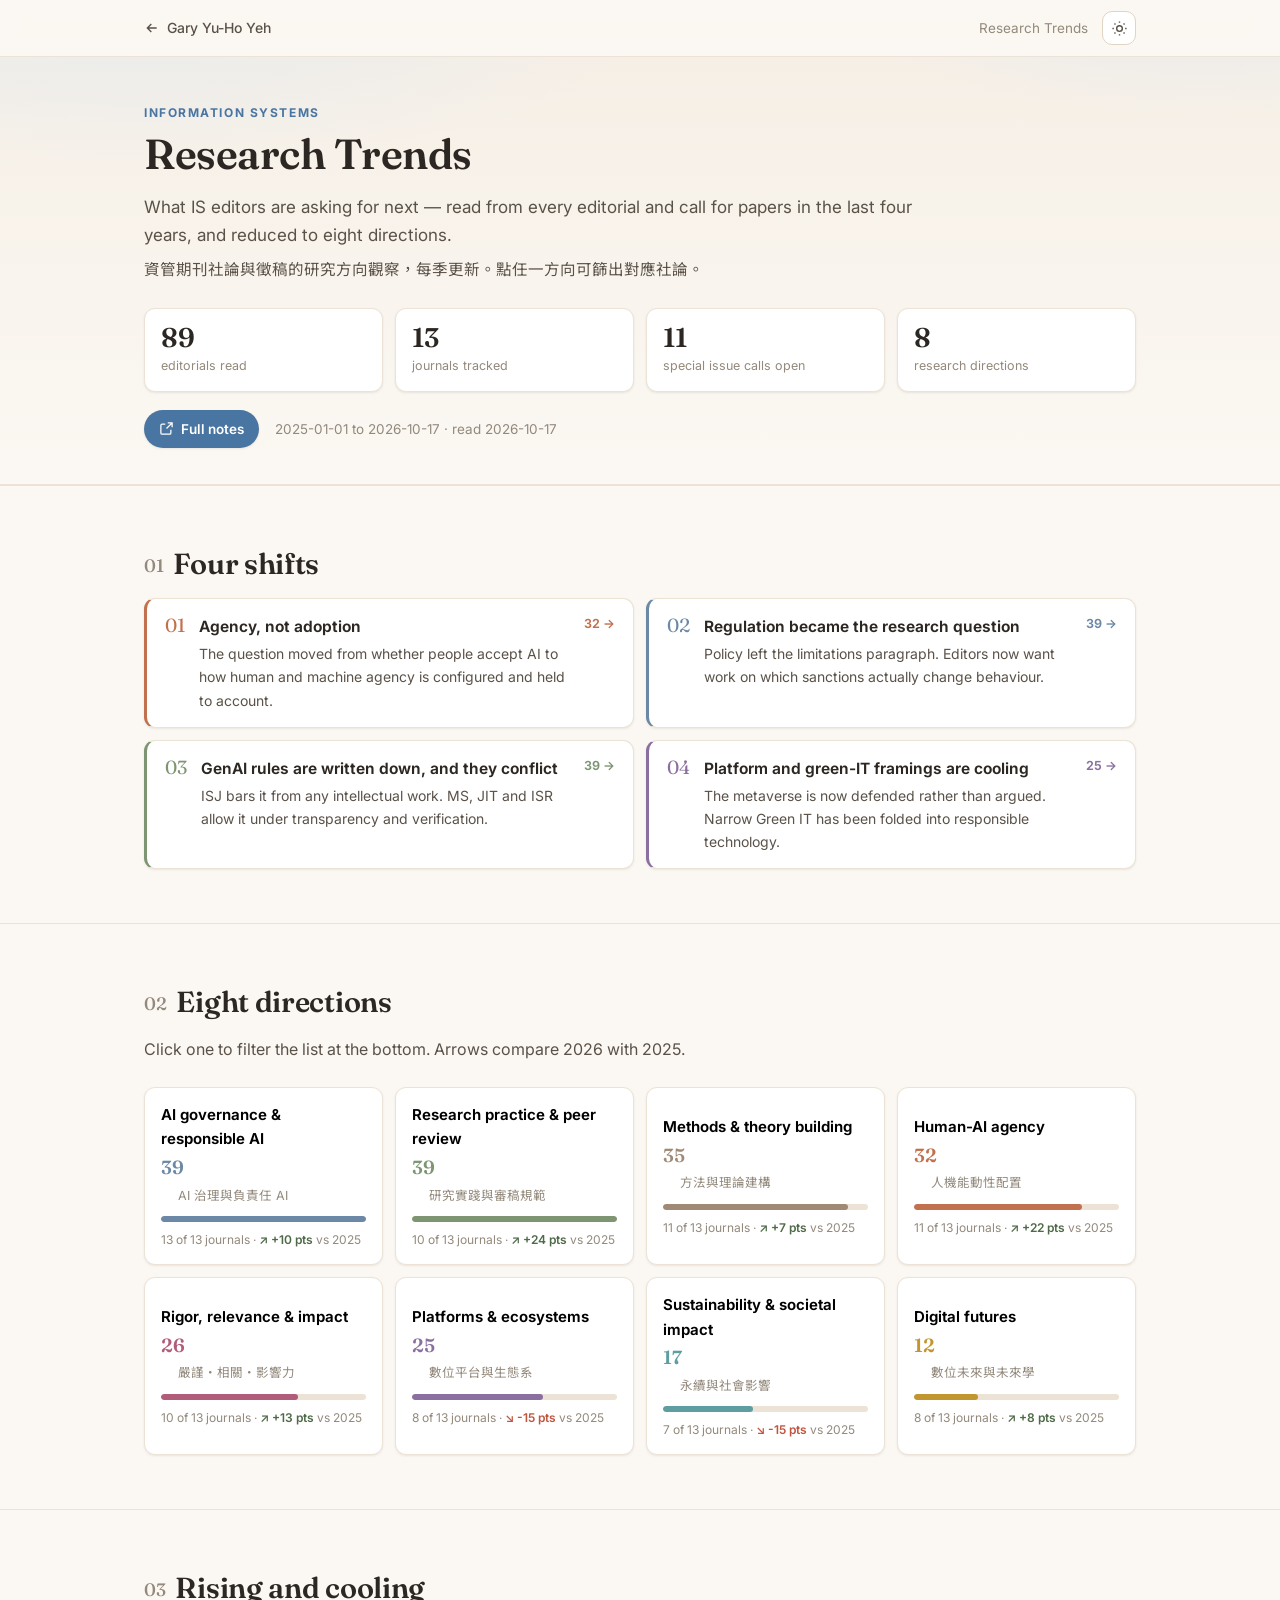
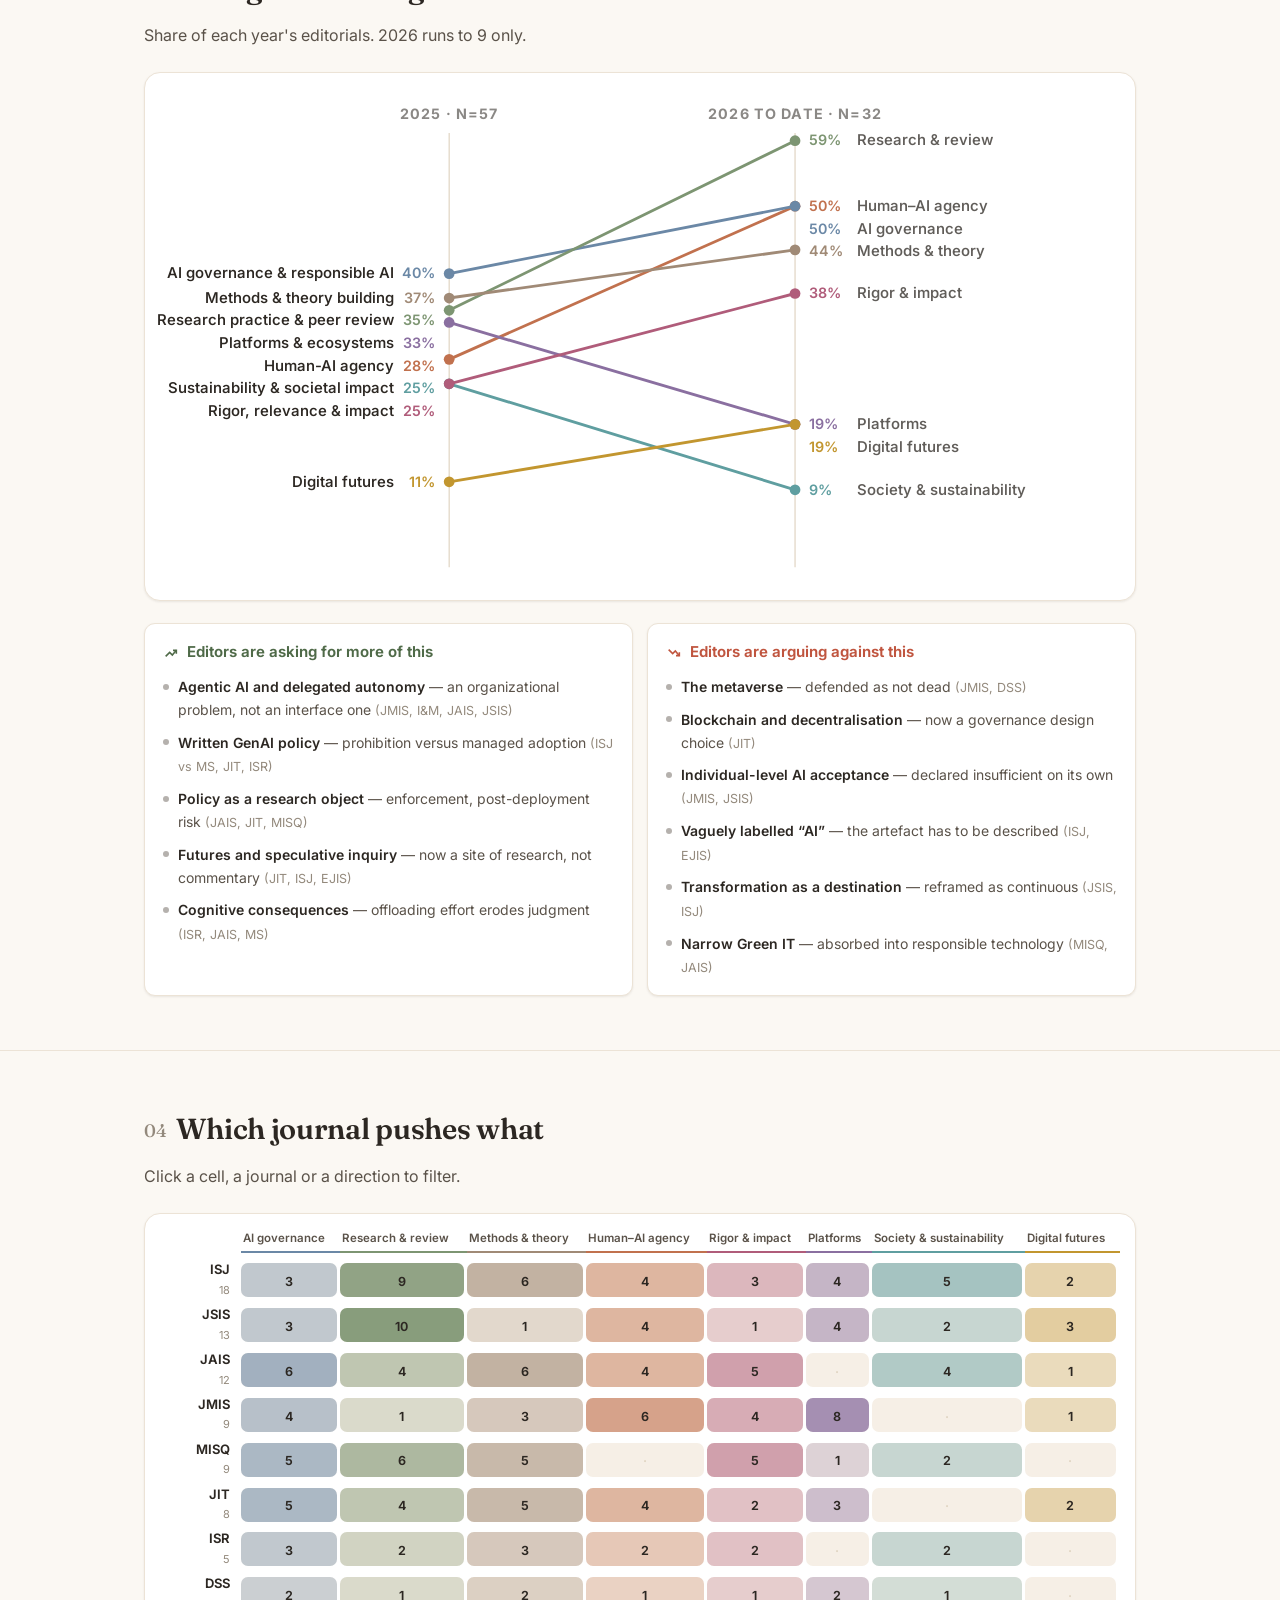
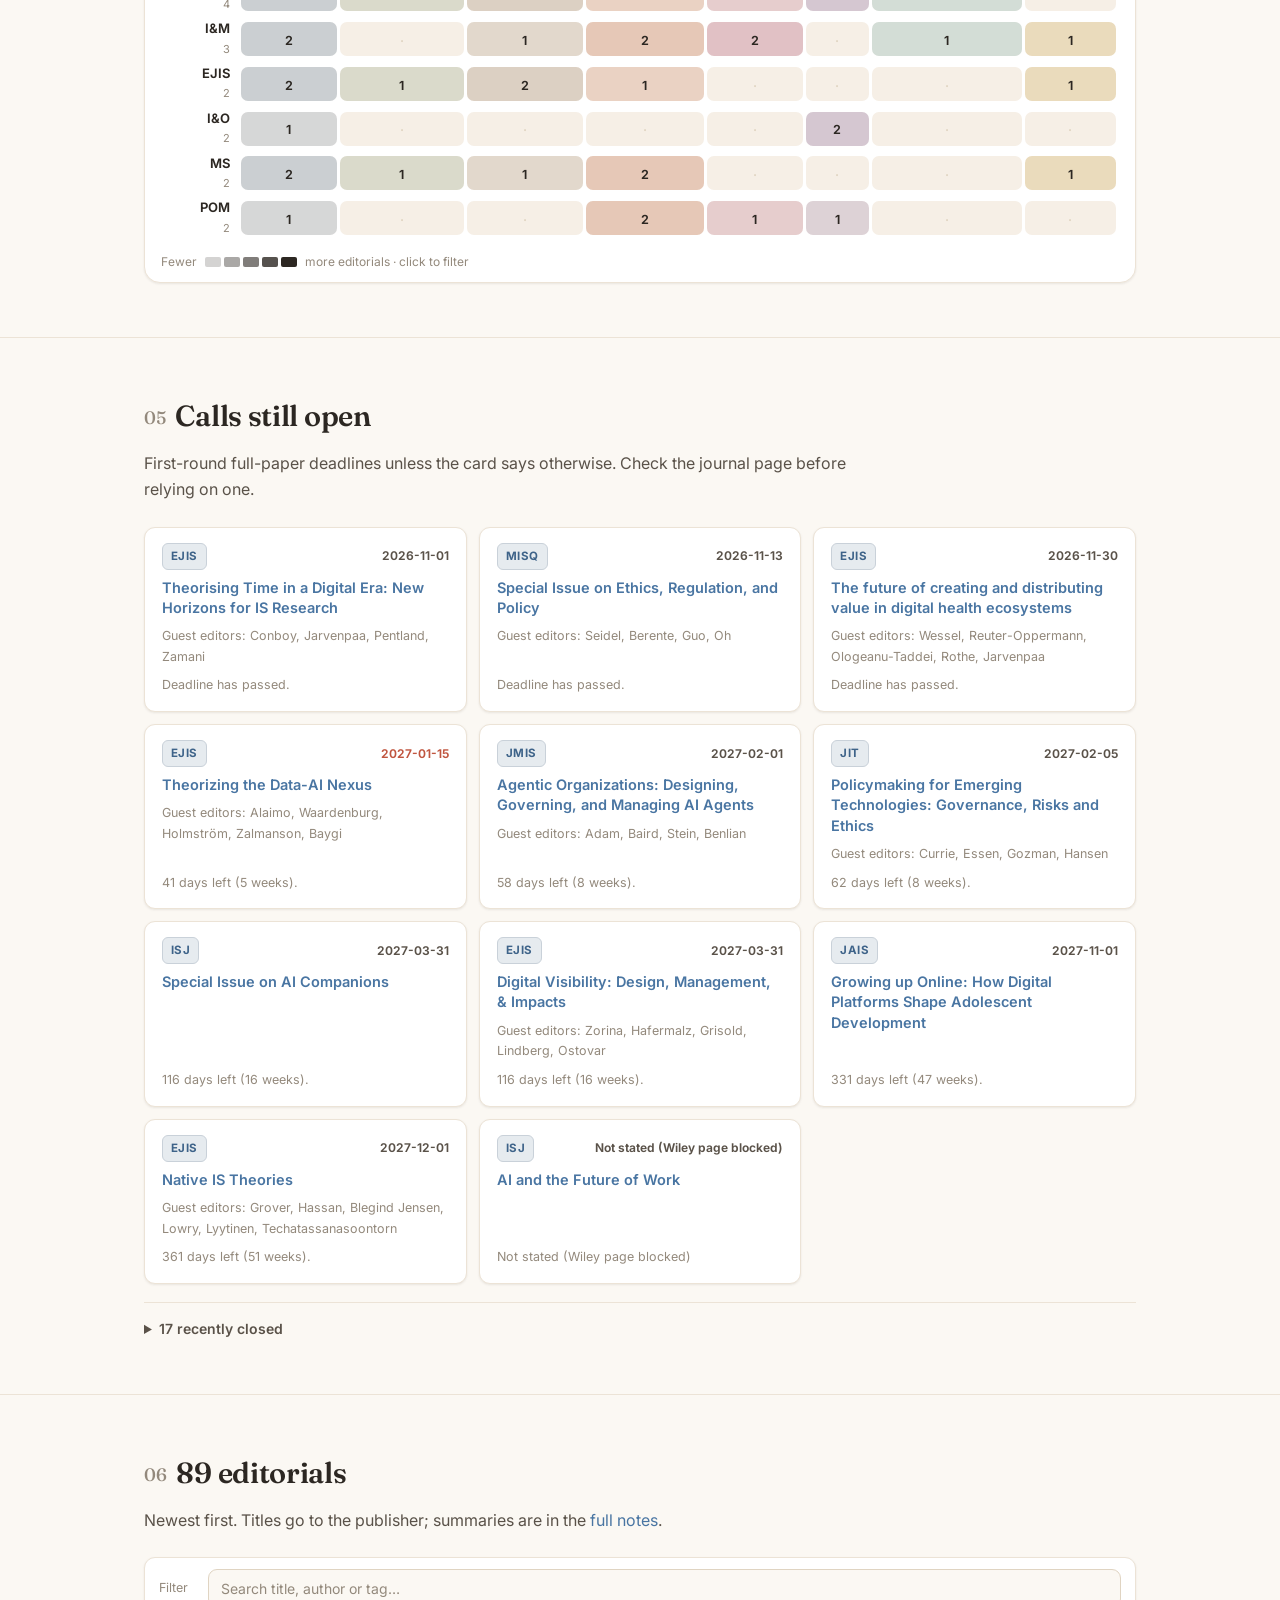
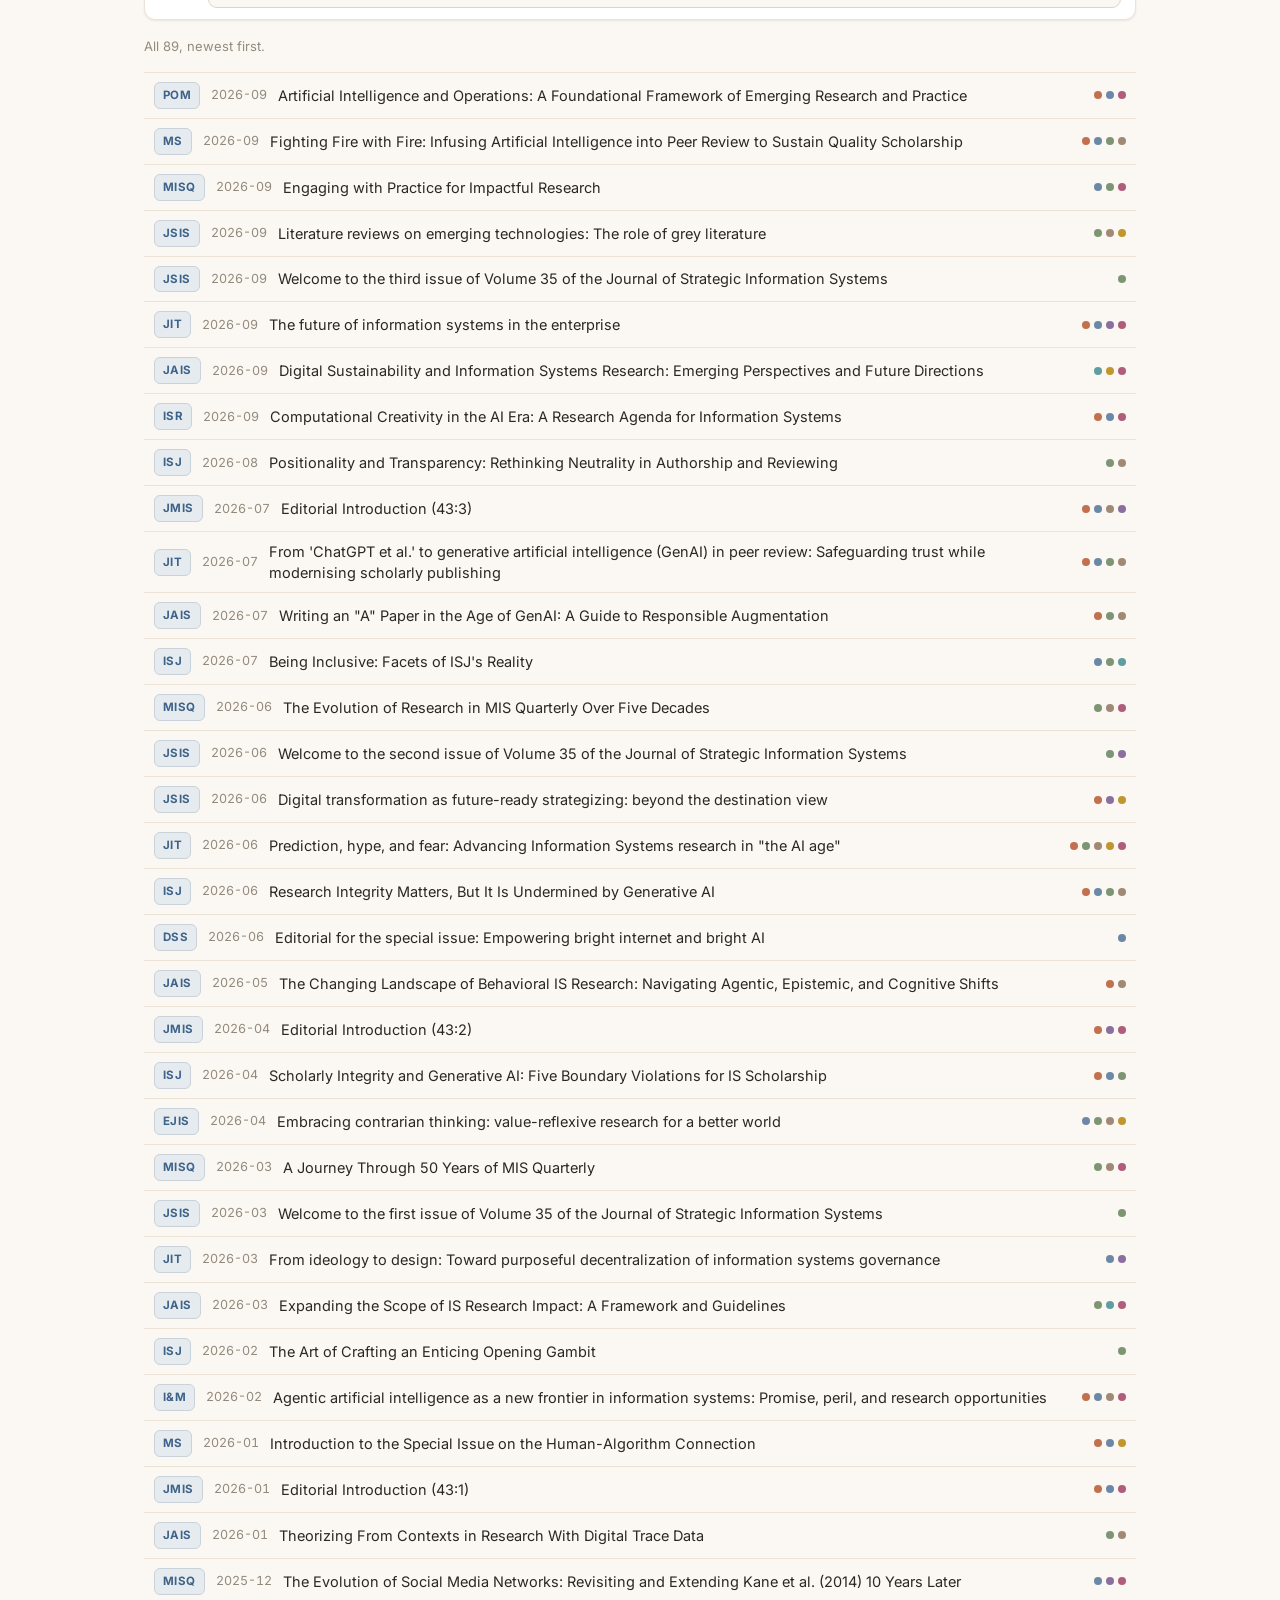
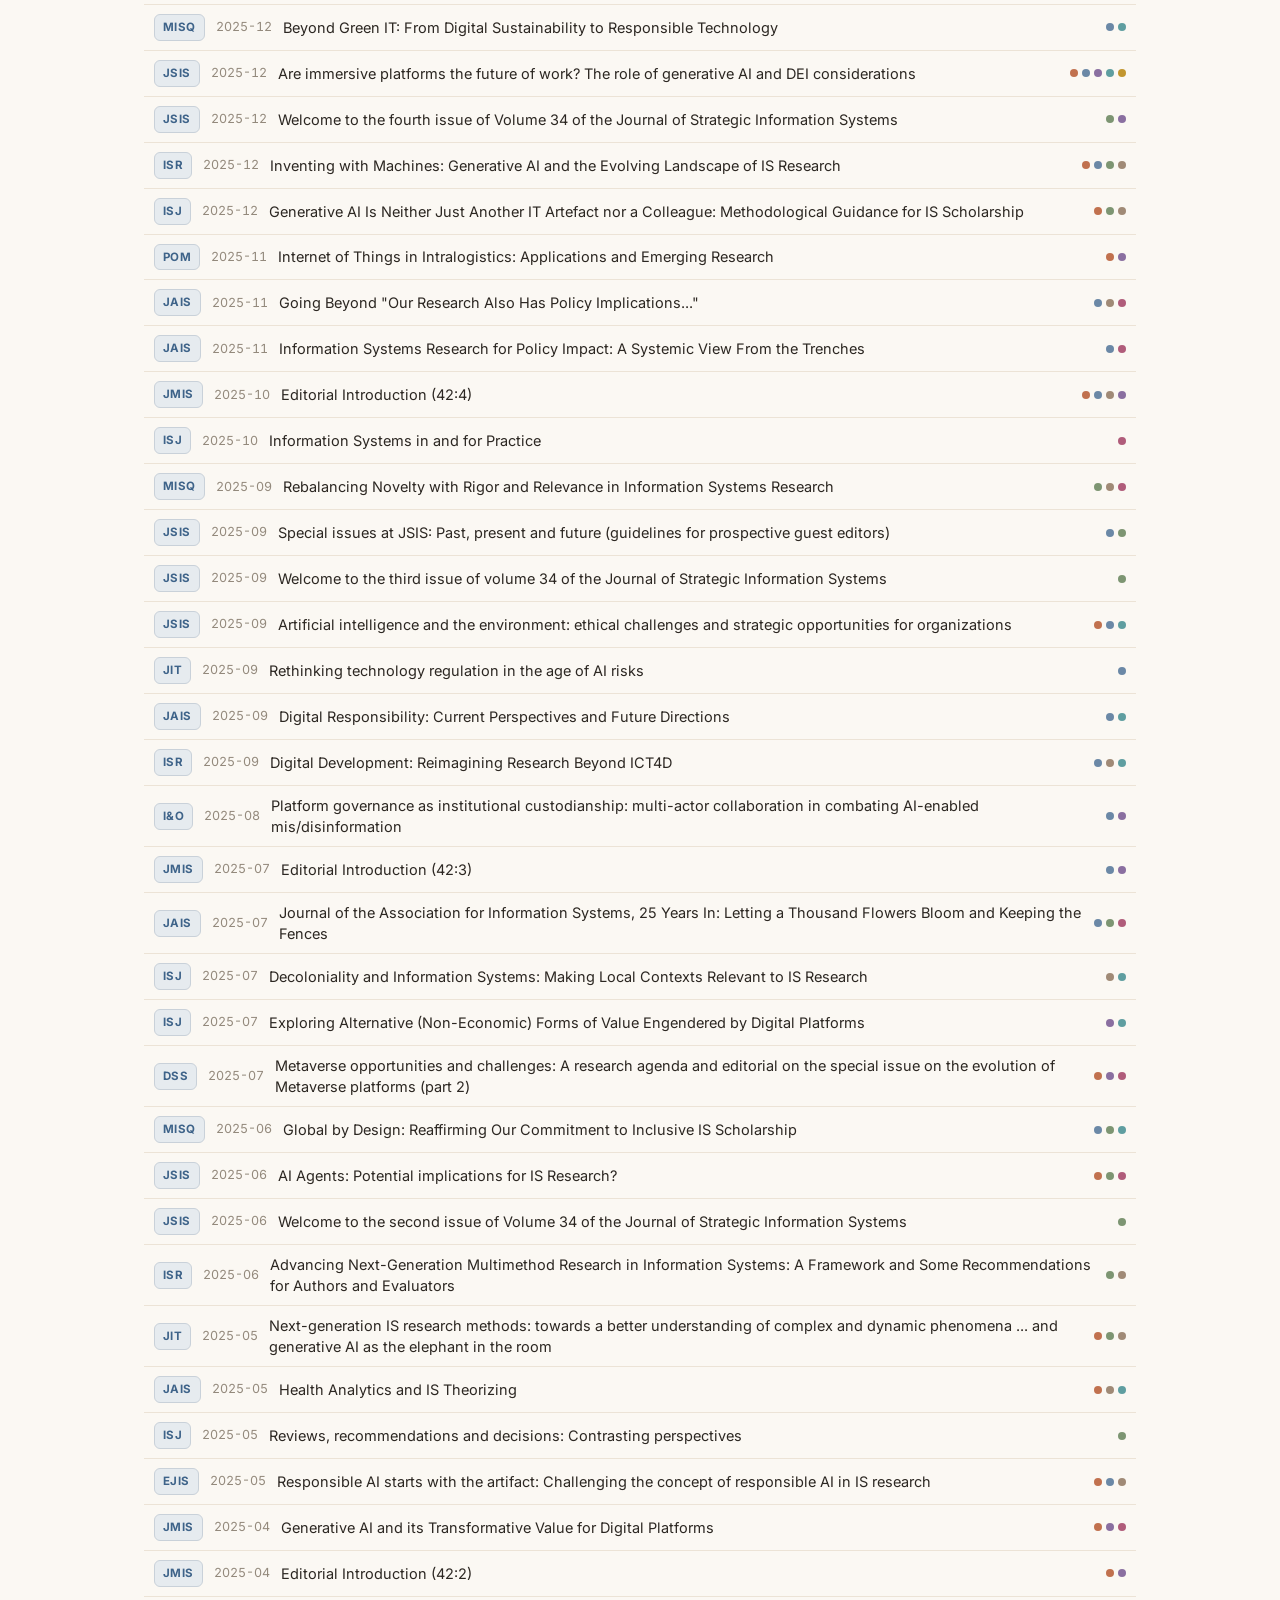
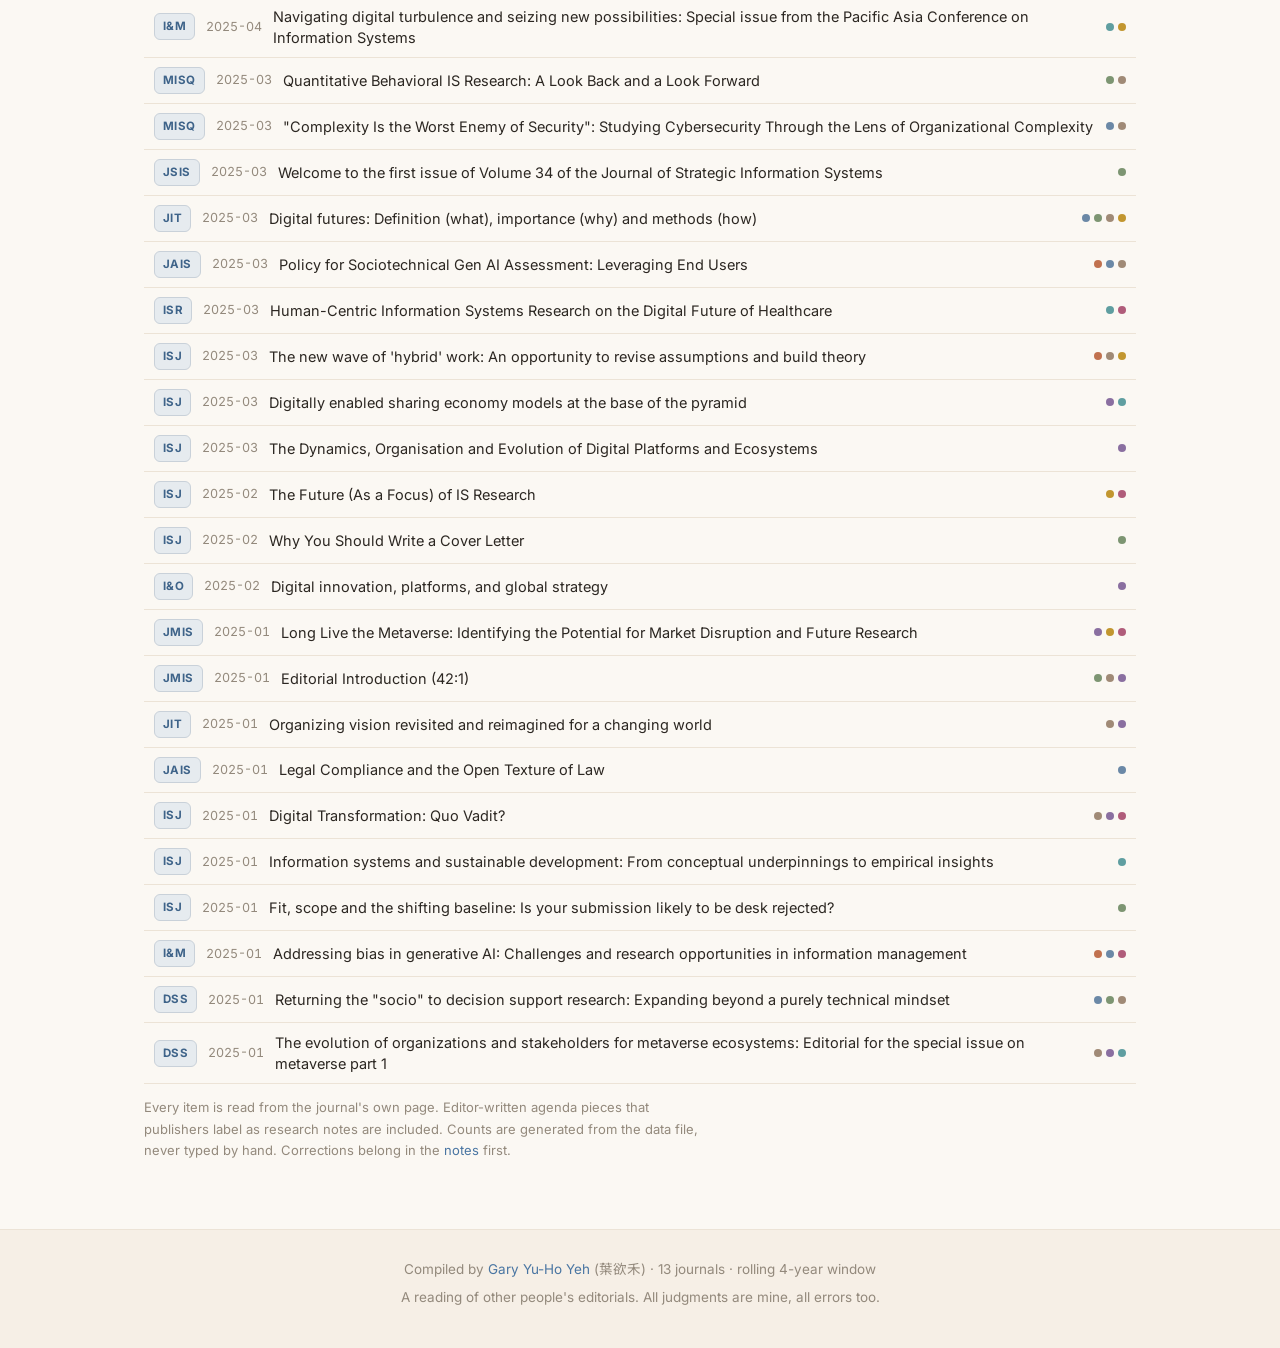
<file: editorial-watch/index.html>
<!DOCTYPE html>
<html lang="en">
<head>
<meta charset="UTF-8" />
<meta name="viewport" content="width=device-width, initial-scale=1.0" />
<title>Moved to Research Trends</title>
<link rel="canonical" href="https://gary2686.github.io/research-trends/" />
<meta name="robots" content="noindex, follow" />
<meta http-equiv="refresh" content="0; url=/research-trends/" />
<style>
  body { font-family: system-ui, -apple-system, "Segoe UI", sans-serif;
         margin: 0; min-height: 100vh; display: grid; place-items: center;
         background: #fbf8f3; color: #2c2722; }
  a { color: #c1714e; }
  @media (prefers-color-scheme: dark) { body { background: #14110e; color: #f2ece3; } a { color: #e09468; } }
</style>
</head>
<body>
  <p>This page is now <a href="/research-trends/">Research Trends</a>.</p>
  <script>location.replace("/research-trends/");</script>
</body>
</html>
</file>
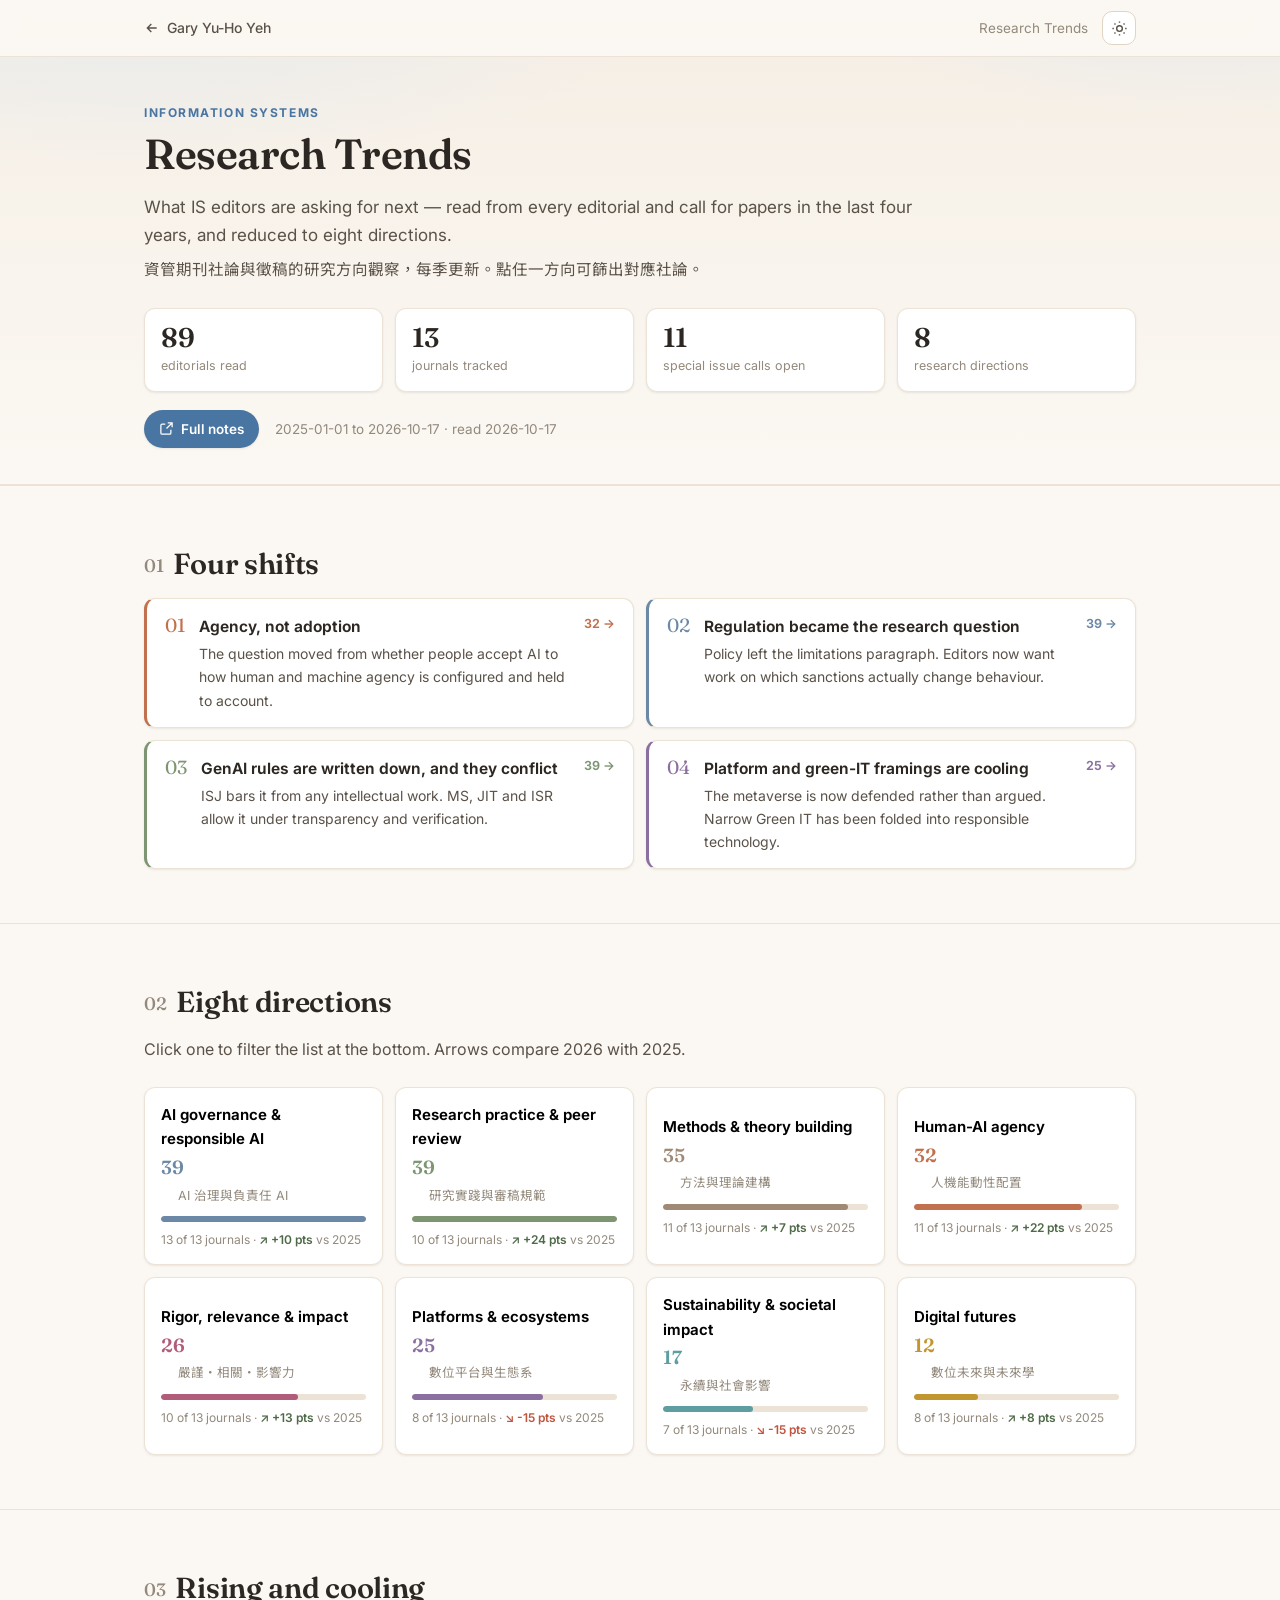
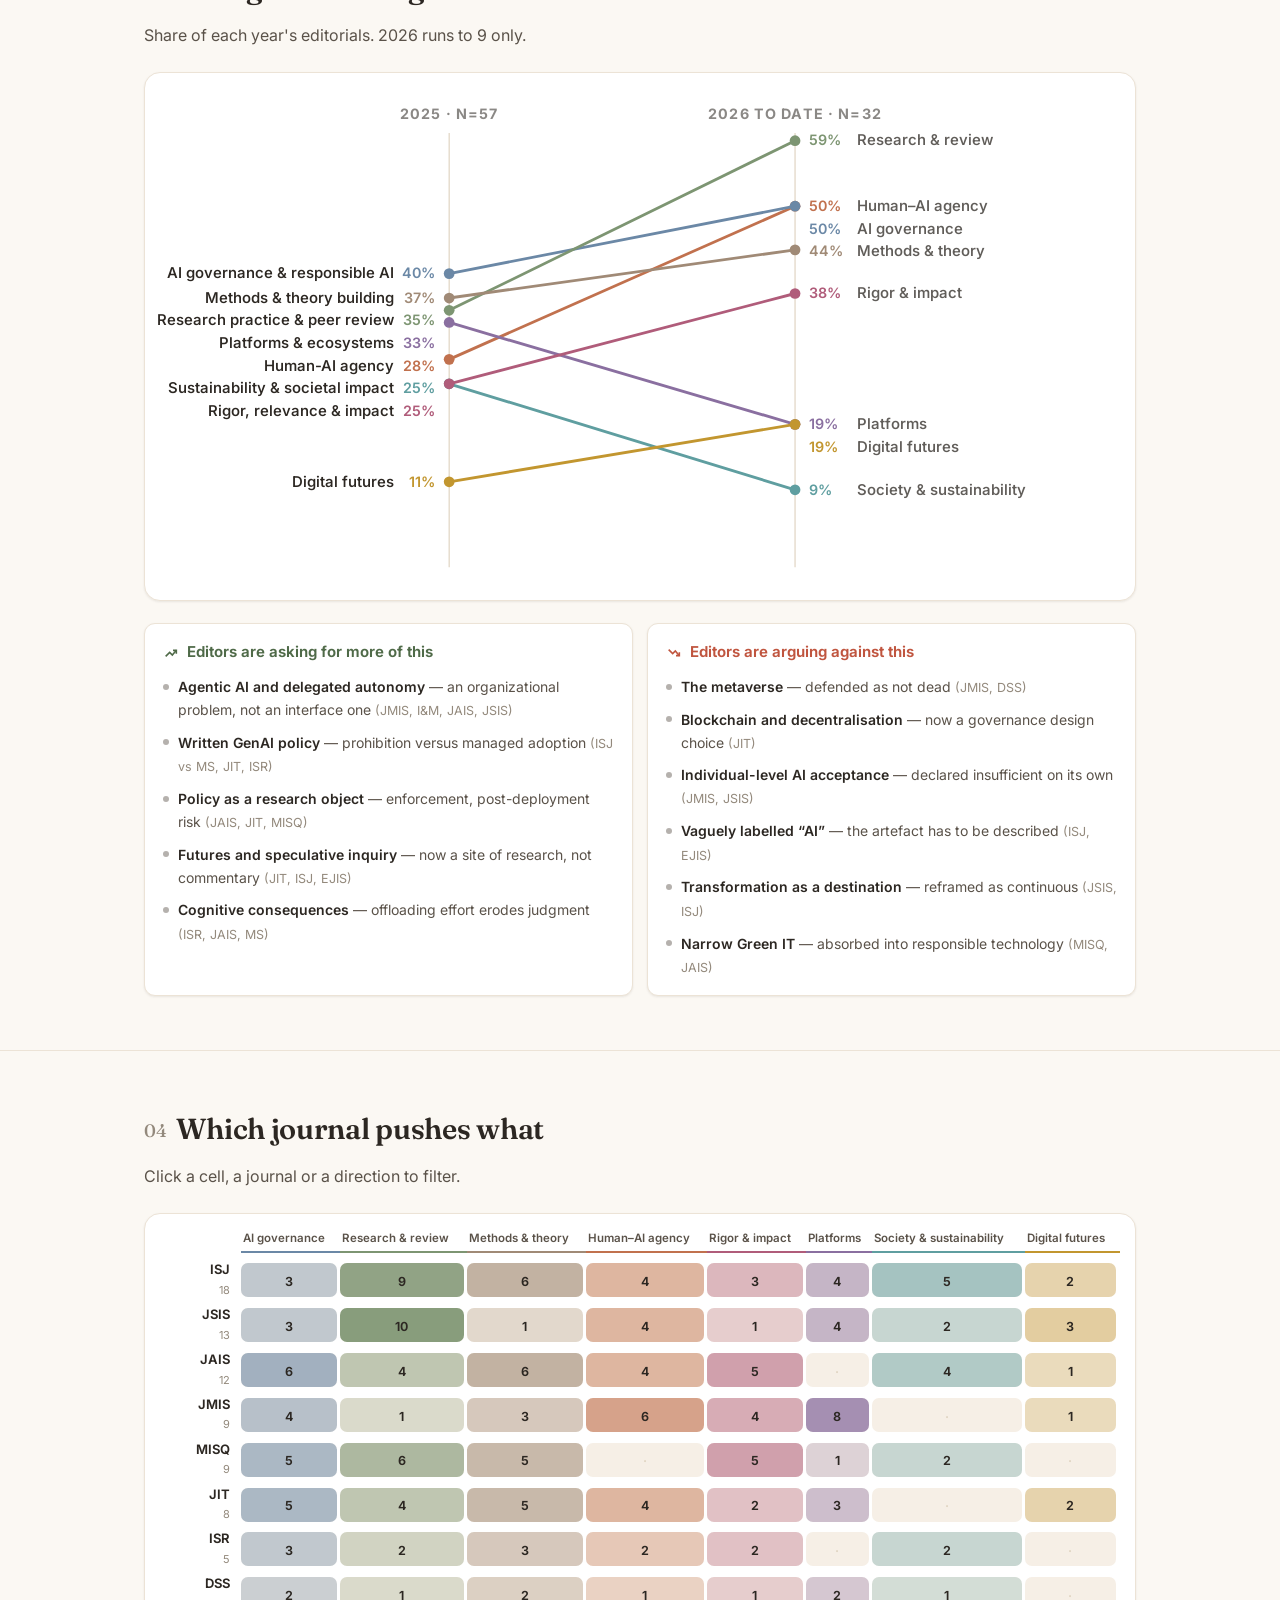
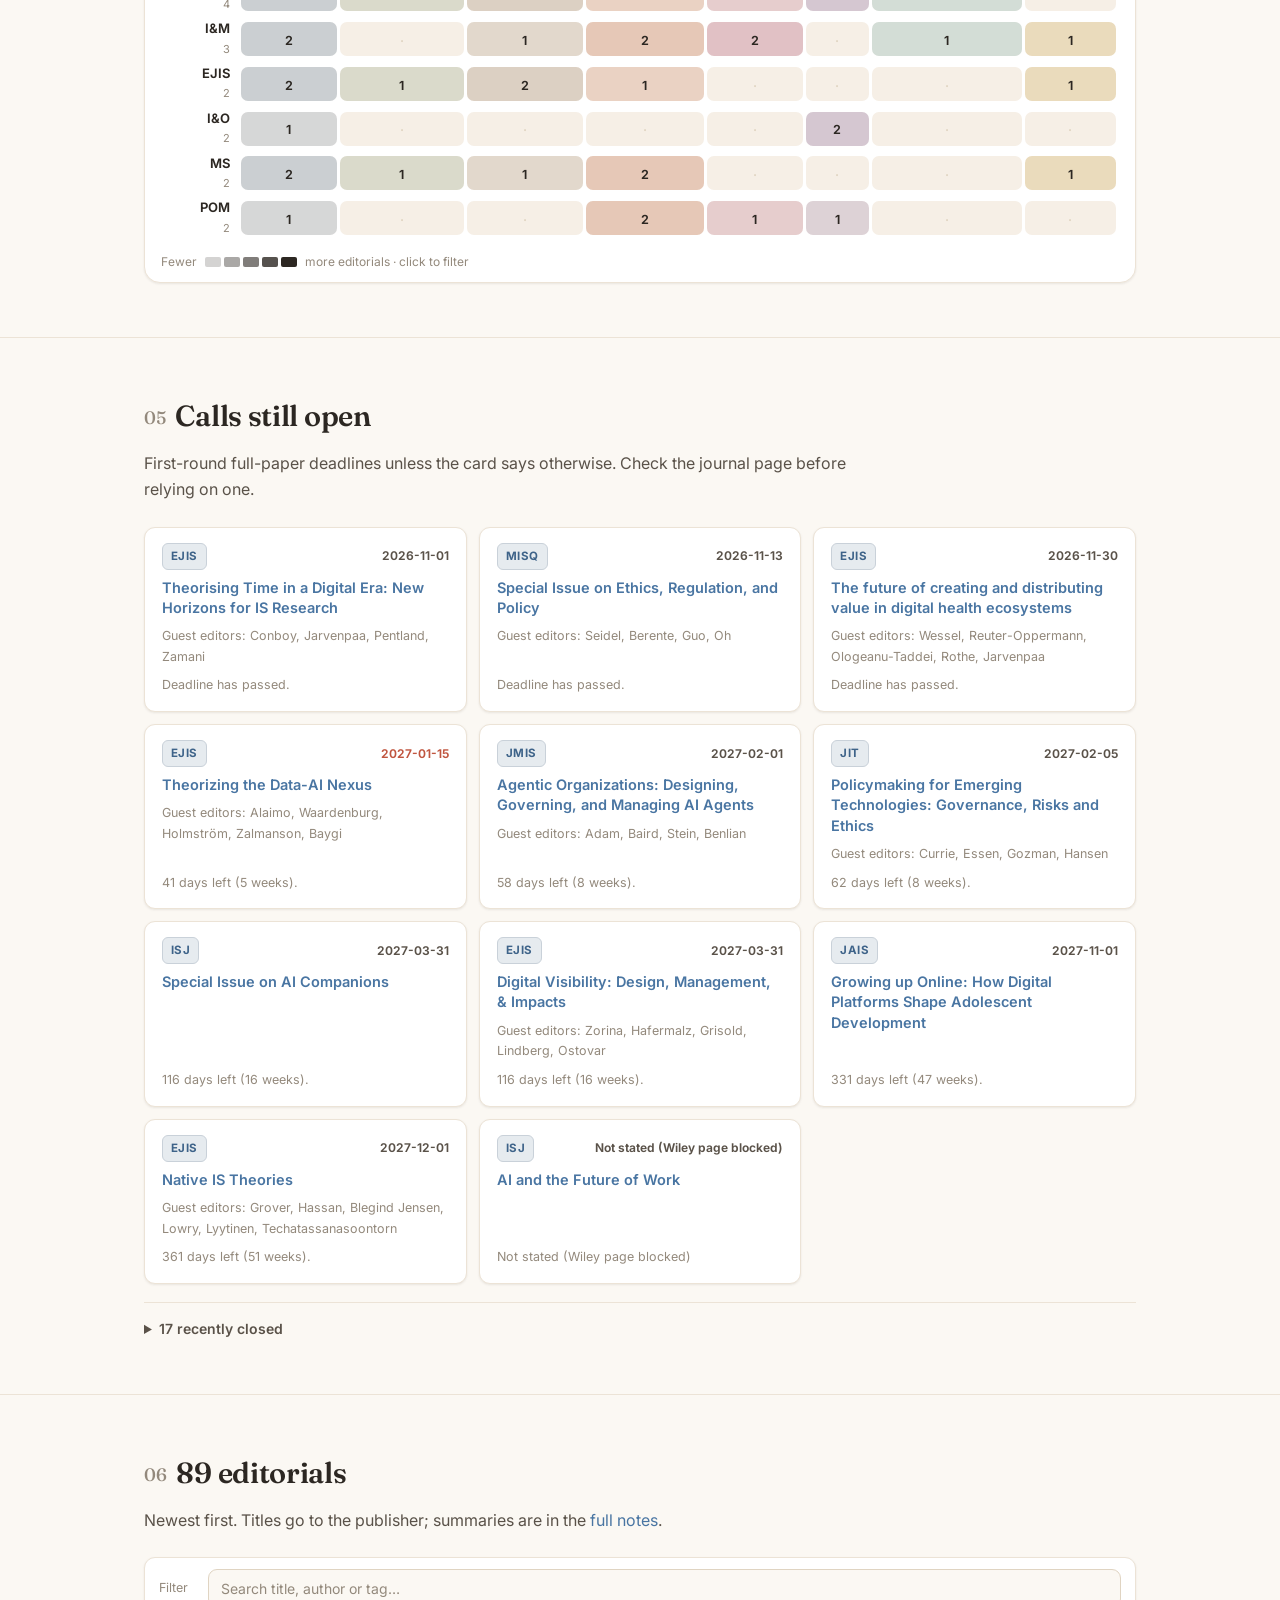
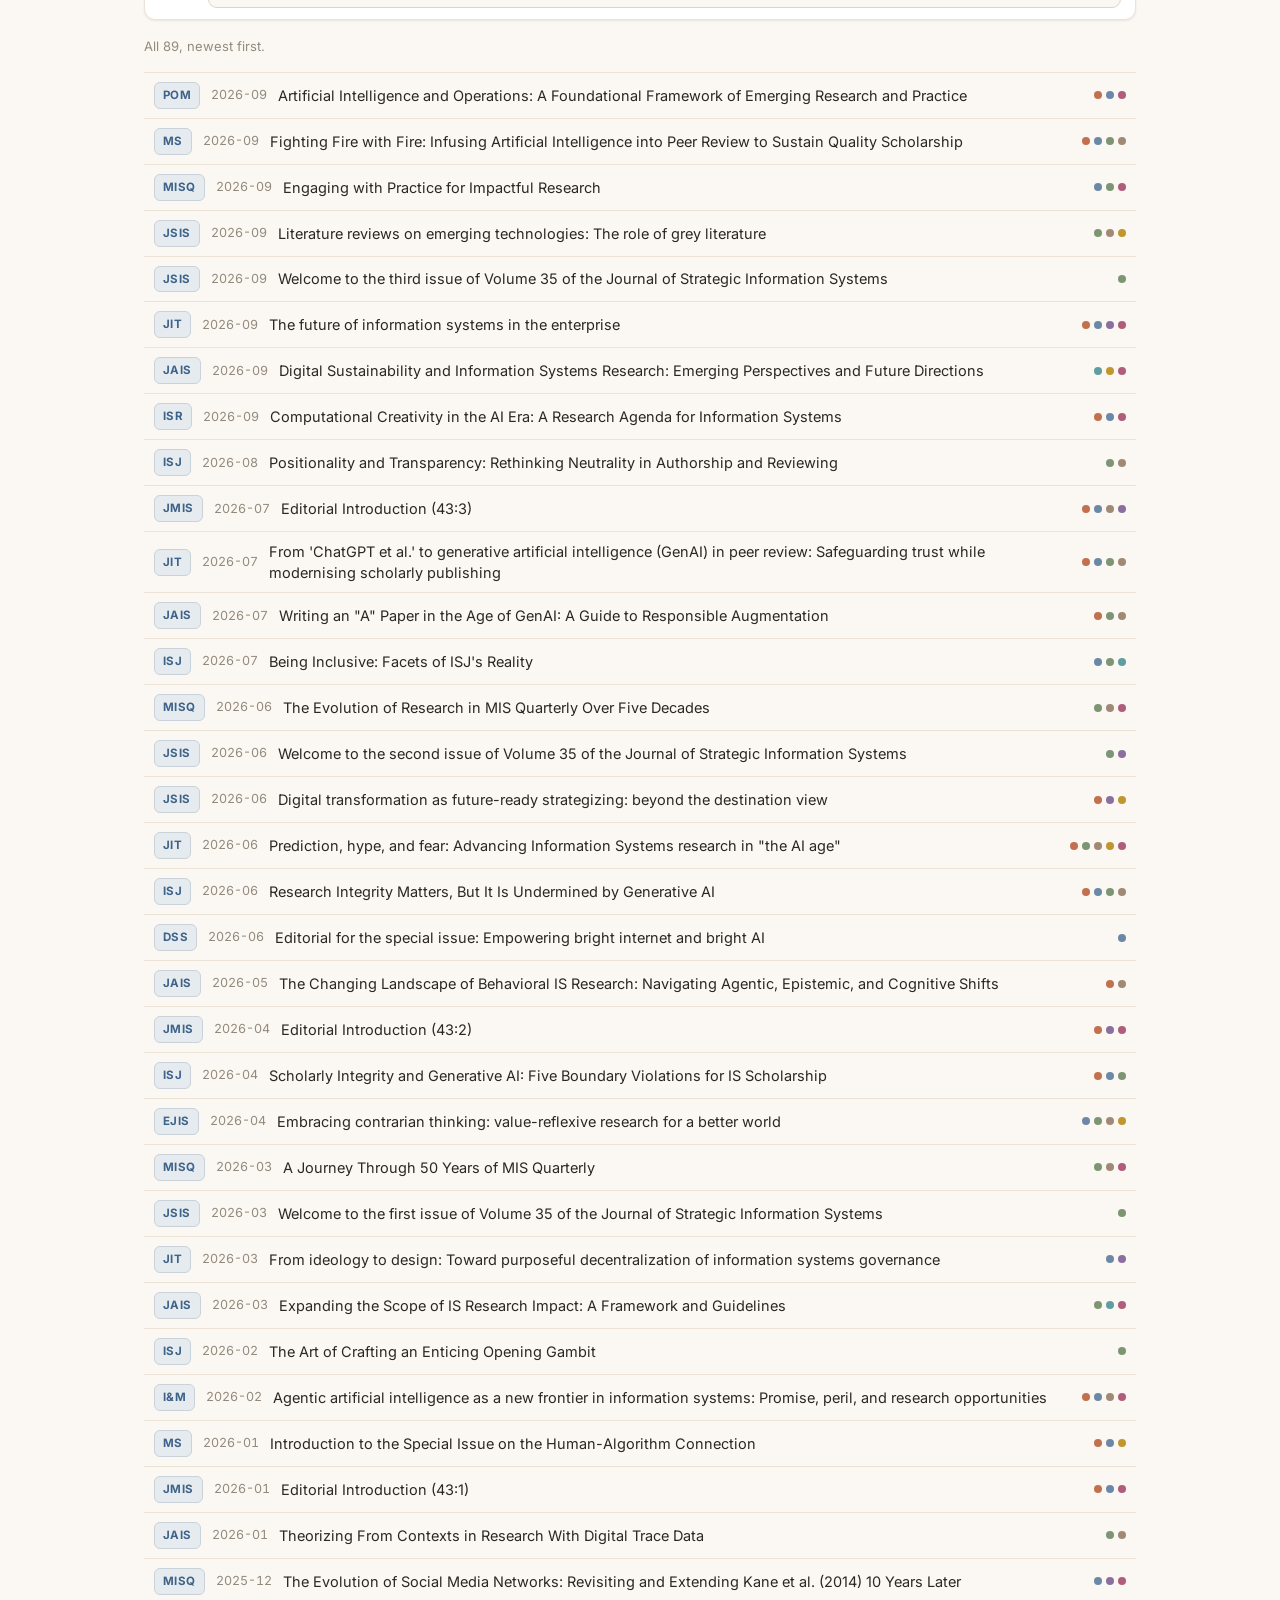
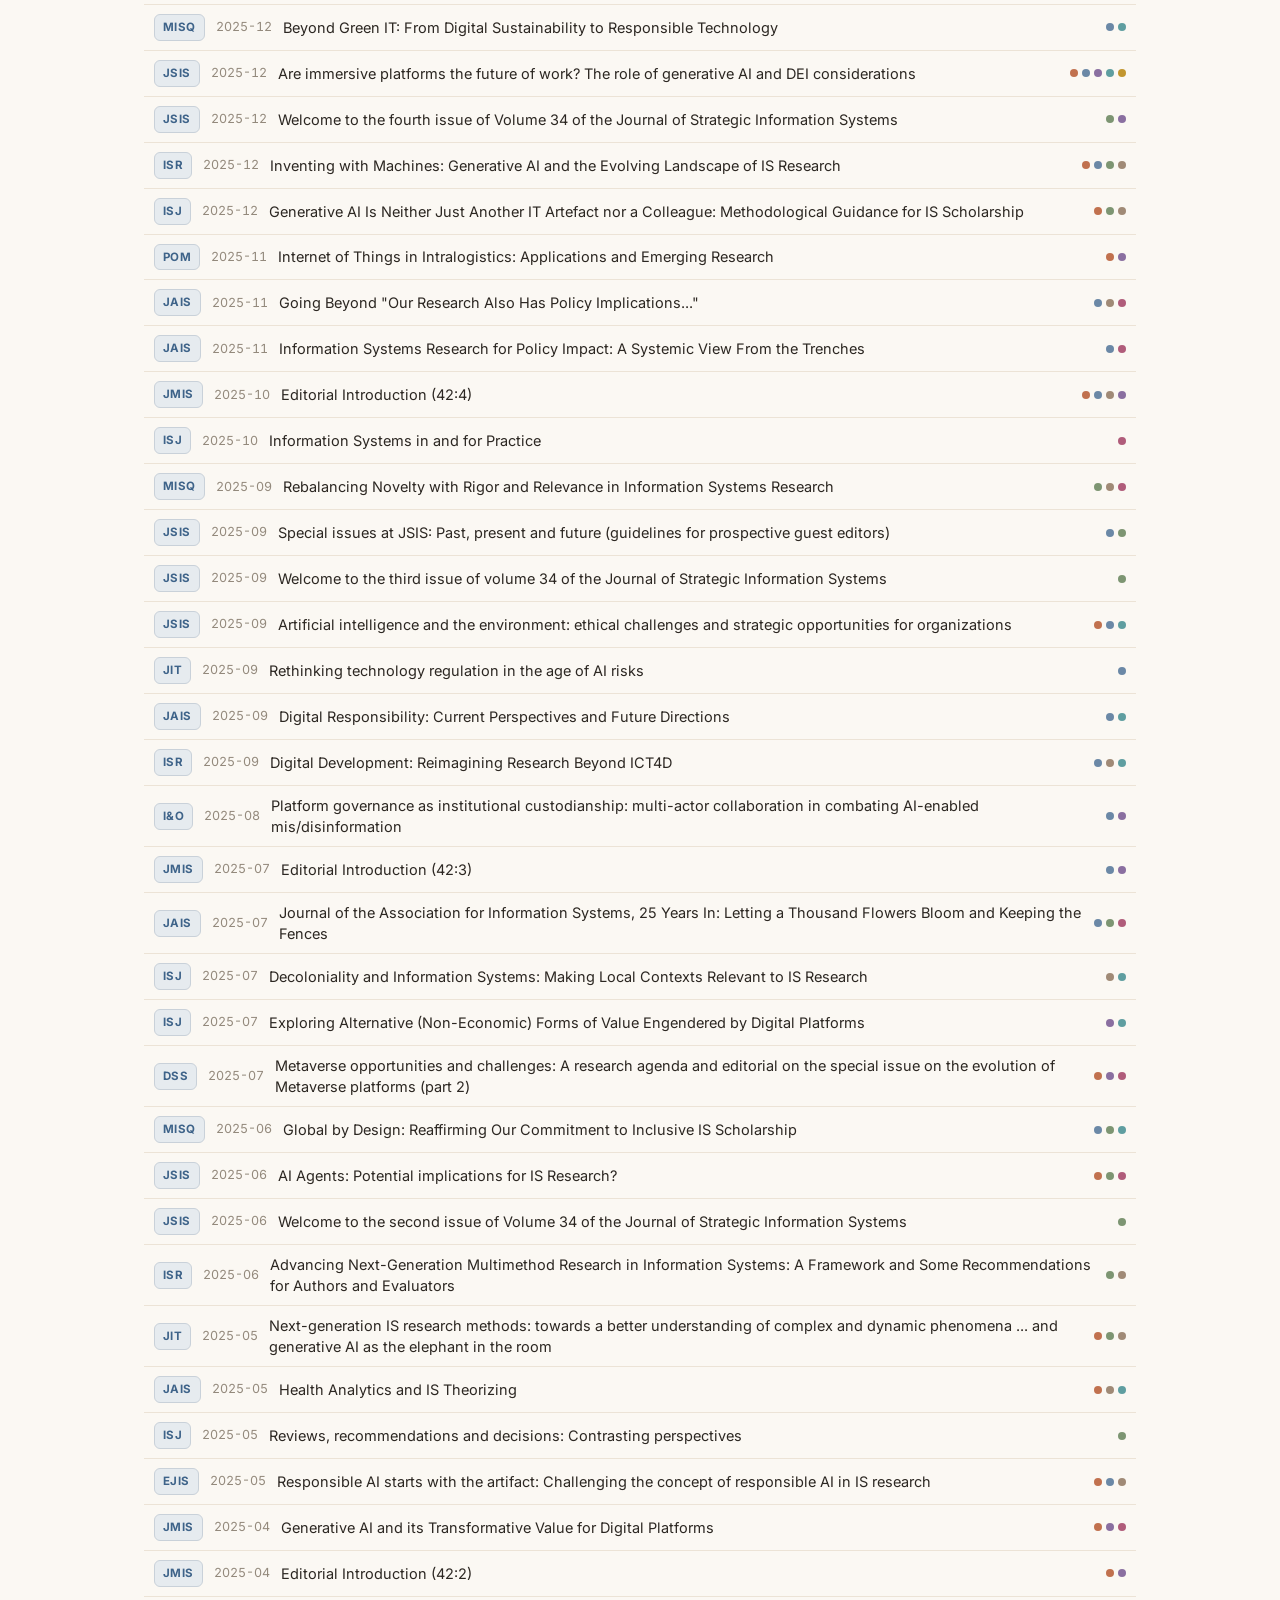
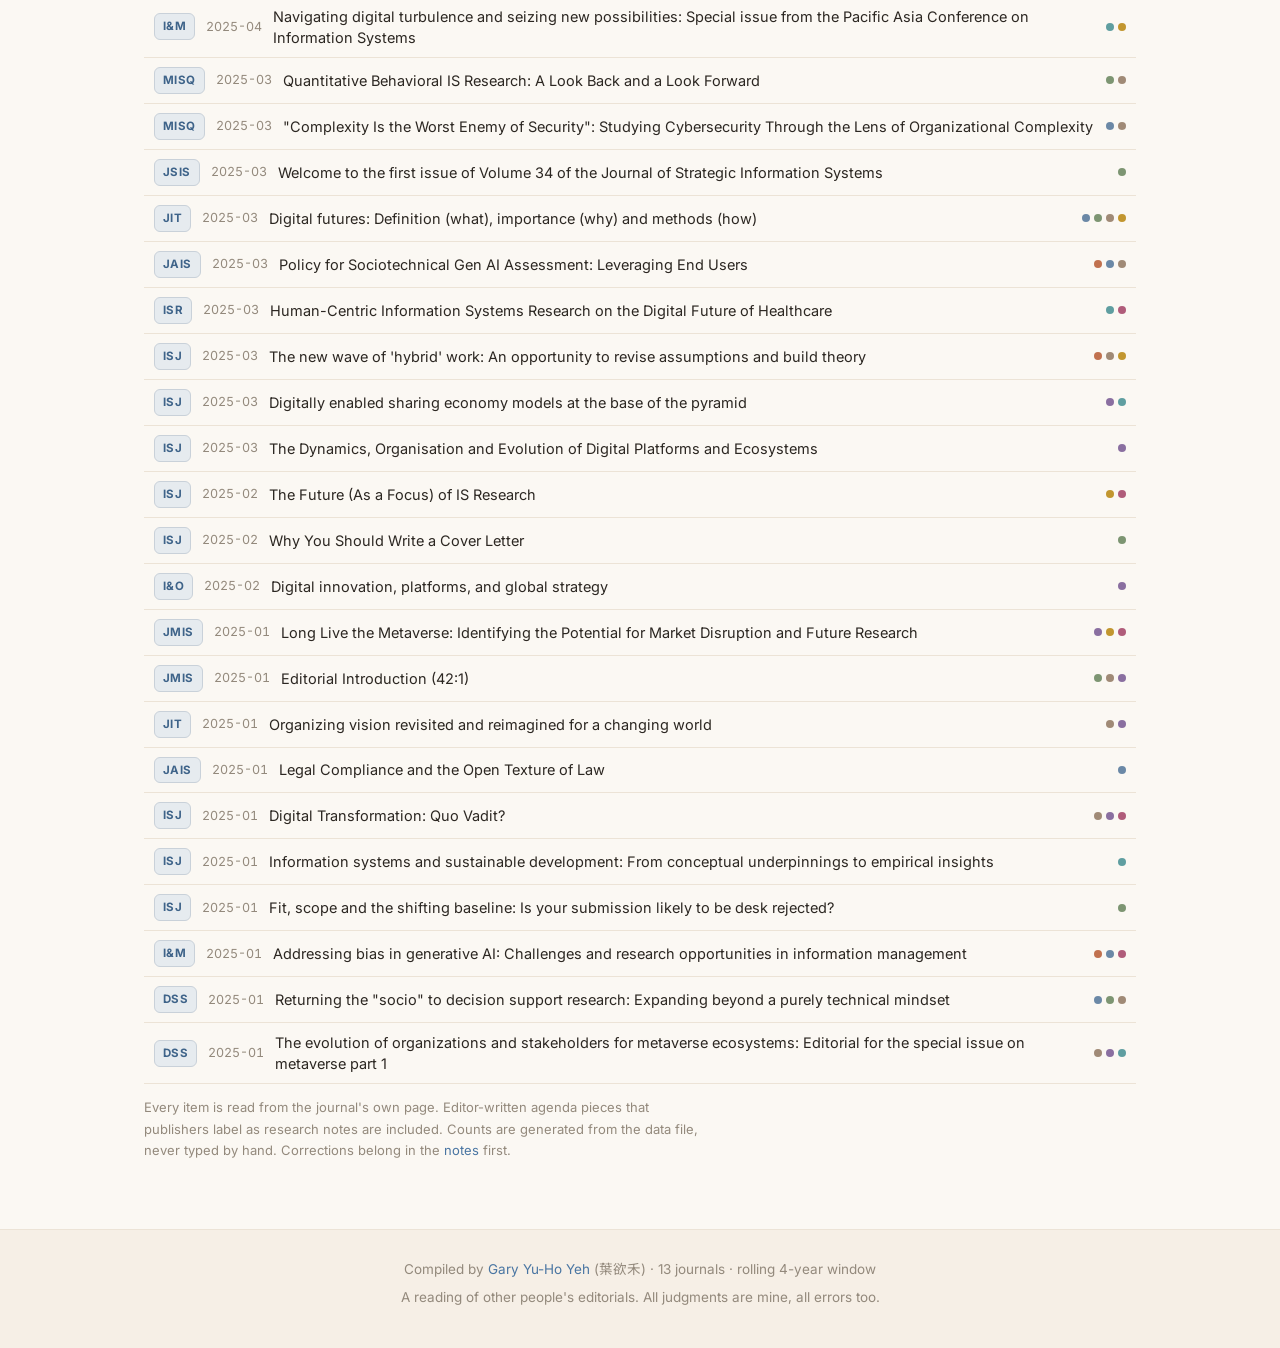
<file: research-trends/index.html>
<!DOCTYPE html>
<html lang="en">
<head>
<script>(function(){var d=document.documentElement;d.classList.add('js');try{var t=localStorage.getItem('theme');if(t)d.setAttribute('data-theme',t);}catch(e){}var m=new Date().getMonth(),x=(location.search.match(/[?&]season=(winter|spring|summer|autumn)/)||[])[1];d.setAttribute('data-season',x||(m===11||m<2?'winter':m<5?'spring':m<8?'summer':'autumn'));})();</script>
<meta charset="UTF-8" />
<meta name="viewport" content="width=device-width, initial-scale=1.0" />
<meta name="color-scheme" content="light dark" />

<title>Research Trends in Information Systems — What Editors Are Asking For</title>
<meta name="description" content="What IS journal editors are asking for next, read from 89 editorials and 28 special issue calls across 13 information systems journals (2025-01-01 to 2026-10-17). Eight directions, which journal pushes which, what is rising and what is cooling. Maintained by Gary Yu-Ho Yeh (葉欲禾)." />
<meta name="author" content="Gary Yu-Ho Yeh" />
<meta name="keywords" content="IS research trends, information systems research agenda, MIS Quarterly editorial, ISR, JMIS, ISJ, JAIS, JIT, JSIS, EJIS, special issue calls for papers, agentic AI, AI governance, GenAI policy" />
<link rel="canonical" href="https://gary2686.github.io/research-trends/" />
<meta name="robots" content="index, follow, max-snippet:-1, max-image-preview:large" />

<meta property="og:type" content="article" />
<meta property="og:title" content="Research Trends in Information Systems" />
<meta property="og:description" content="89 editorials and 28 calls for papers across 13 IS journals, read for research direction. Updated quarterly." />
<meta property="og:url" content="https://gary2686.github.io/research-trends/" />
<meta property="og:locale" content="en_US" />
<meta name="twitter:card" content="summary" />
<meta name="twitter:title" content="Research Trends in Information Systems" />
<meta name="twitter:description" content="What IS journal editors are asking for, read quarterly across 13 journals." />

<link rel="preconnect" href="https://fonts.googleapis.com" />
<link rel="preconnect" href="https://fonts.gstatic.com" crossorigin />
<link href="https://fonts.googleapis.com/css2?family=Fraunces:opsz,wght@9..144,400;9..144,500;9..144,600;9..144,700&family=Inter:wght@400;450;500;600;700&family=Noto+Sans+TC:wght@400;500;700&family=Noto+Serif+TC:wght@500;600&display=swap" rel="stylesheet" />

<script type="application/ld+json">
{
  "@context": "https://schema.org",
  "@graph": [
    {
      "@type": "CollectionPage",
      "@id": "https://gary2686.github.io/research-trends/#webpage",
      "url": "https://gary2686.github.io/research-trends/",
      "name": "Research Trends — What Information Systems Editors Are Asking For",
      "description": "A quarterly reading of 89 editorials and 28 special issue calls from 13 information systems journals, reduced to 8 research directions.",
      "inLanguage": [
        "en",
        "zh-Hant"
      ],
      "dateModified": "2026-10-17",
      "isPartOf": {
        "@id": "https://gary2686.github.io/#website"
      },
      "author": {
        "@id": "https://gary2686.github.io/#person"
      },
      "about": [
        {
          "@type": "Thing",
          "name": "AI governance & responsible AI"
        },
        {
          "@type": "Thing",
          "name": "Research practice & peer review"
        },
        {
          "@type": "Thing",
          "name": "Methods & theory building"
        },
        {
          "@type": "Thing",
          "name": "Human-AI agency"
        },
        {
          "@type": "Thing",
          "name": "Rigor, relevance & impact"
        },
        {
          "@type": "Thing",
          "name": "Platforms & ecosystems"
        },
        {
          "@type": "Thing",
          "name": "Sustainability & societal impact"
        },
        {
          "@type": "Thing",
          "name": "Digital futures"
        }
      ],
      "mainEntity": {
        "@id": "https://gary2686.github.io/research-trends/#directions"
      }
    },
    {
      "@type": "ItemList",
      "@id": "https://gary2686.github.io/research-trends/#directions",
      "name": "Research directions IS editors are asking for",
      "numberOfItems": 8,
      "itemListOrder": "https://schema.org/ItemListOrderDescending",
      "itemListElement": [
        {
          "@type": "ListItem",
          "position": 1,
          "item": {
            "@type": "DefinedTerm",
            "name": "AI governance & responsible AI",
            "alternateName": "AI 治理與負責任 AI",
            "description": "Raised in 39 of 89 editorials across 13 journals; 50% of 2026 editorials versus 40% of 2025.",
            "inDefinedTermSet": {
              "@type": "DefinedTermSet",
              "name": "Research Trends directions"
            }
          }
        },
        {
          "@type": "ListItem",
          "position": 2,
          "item": {
            "@type": "DefinedTerm",
            "name": "Research practice & peer review",
            "alternateName": "研究實踐與審稿規範",
            "description": "Raised in 39 of 89 editorials across 10 journals; 59% of 2026 editorials versus 35% of 2025.",
            "inDefinedTermSet": {
              "@type": "DefinedTermSet",
              "name": "Research Trends directions"
            }
          }
        },
        {
          "@type": "ListItem",
          "position": 3,
          "item": {
            "@type": "DefinedTerm",
            "name": "Methods & theory building",
            "alternateName": "方法與理論建構",
            "description": "Raised in 35 of 89 editorials across 11 journals; 44% of 2026 editorials versus 37% of 2025.",
            "inDefinedTermSet": {
              "@type": "DefinedTermSet",
              "name": "Research Trends directions"
            }
          }
        },
        {
          "@type": "ListItem",
          "position": 4,
          "item": {
            "@type": "DefinedTerm",
            "name": "Human-AI agency",
            "alternateName": "人機能動性配置",
            "description": "Raised in 32 of 89 editorials across 11 journals; 50% of 2026 editorials versus 28% of 2025.",
            "inDefinedTermSet": {
              "@type": "DefinedTermSet",
              "name": "Research Trends directions"
            }
          }
        },
        {
          "@type": "ListItem",
          "position": 5,
          "item": {
            "@type": "DefinedTerm",
            "name": "Rigor, relevance & impact",
            "alternateName": "嚴謹・相關・影響力",
            "description": "Raised in 26 of 89 editorials across 10 journals; 38% of 2026 editorials versus 25% of 2025.",
            "inDefinedTermSet": {
              "@type": "DefinedTermSet",
              "name": "Research Trends directions"
            }
          }
        },
        {
          "@type": "ListItem",
          "position": 6,
          "item": {
            "@type": "DefinedTerm",
            "name": "Platforms & ecosystems",
            "alternateName": "數位平台與生態系",
            "description": "Raised in 25 of 89 editorials across 8 journals; 19% of 2026 editorials versus 33% of 2025.",
            "inDefinedTermSet": {
              "@type": "DefinedTermSet",
              "name": "Research Trends directions"
            }
          }
        },
        {
          "@type": "ListItem",
          "position": 7,
          "item": {
            "@type": "DefinedTerm",
            "name": "Sustainability & societal impact",
            "alternateName": "永續與社會影響",
            "description": "Raised in 17 of 89 editorials across 7 journals; 9% of 2026 editorials versus 25% of 2025.",
            "inDefinedTermSet": {
              "@type": "DefinedTermSet",
              "name": "Research Trends directions"
            }
          }
        },
        {
          "@type": "ListItem",
          "position": 8,
          "item": {
            "@type": "DefinedTerm",
            "name": "Digital futures",
            "alternateName": "數位未來與未來學",
            "description": "Raised in 12 of 89 editorials across 8 journals; 19% of 2026 editorials versus 11% of 2025.",
            "inDefinedTermSet": {
              "@type": "DefinedTermSet",
              "name": "Research Trends directions"
            }
          }
        }
      ]
    },
    {
      "@type": "Dataset",
      "@id": "https://gary2686.github.io/research-trends/#dataset",
      "name": "Research Trends",
      "description": "Editorials and special issue calls for papers from 13 information systems journals, each coded with research direction tags.",
      "url": "https://gary2686.github.io/research-trends/",
      "temporalCoverage": "2025-01-01/2026-10-17",
      "dateModified": "2026-10-17",
      "creator": {
        "@id": "https://gary2686.github.io/#person"
      },
      "license": "https://creativecommons.org/licenses/by/4.0/",
      "isAccessibleForFree": true,
      "variableMeasured": [
        "AI governance & responsible AI",
        "Research practice & peer review",
        "Methods & theory building",
        "Human-AI agency",
        "Rigor, relevance & impact",
        "Platforms & ecosystems",
        "Sustainability & societal impact",
        "Digital futures"
      ],
      "distribution": {
        "@type": "DataDownload",
        "encodingFormat": "application/json",
        "contentUrl": "https://gary2686.github.io/data/research-trends.json"
      }
    }
  ]
}
</script>

<style>
/* ===================================================================
   Research Trends — page styles.
   Tokens are copied from index.html on purpose: the two pages are
   independent files, and the look has to match byte for byte.
   =================================================================== */
:root {
  --bg: #fbf8f3;
  --bg-tint: #f6efe6;
  --surface: #ffffff;
  --ink: #2c2722;
  --ink-soft: #5a5249;
  --muted: #93897c;
  --line: #ece3d6;
  --line-strong: #e0d4c2;

  --clay: #c1714e;  --clay-soft: #f3e3da;
  --sage: #7d9572;  --sage-soft: #e7eee2;
  --gold: #c2962f;  --gold-soft: #f4ead0;
  --blue: #6b88a6;  --blue-soft: #e3eaf1;

  --shadow-sm: 0 1px 2px rgba(60,45,30,.04), 0 1px 3px rgba(60,45,30,.05);
  --shadow-md: 0 4px 14px rgba(60,45,30,.06), 0 2px 6px rgba(60,45,30,.04);
  --shadow-lg: 0 12px 32px rgba(60,45,30,.09), 0 4px 10px rgba(60,45,30,.05);
  --radius: 16px;
  --radius-sm: 11px;
  --maxw: 1040px;
  --nav-h: 56px;

  --on-accent: #ffffff;
  --nav-bg: rgba(251, 248, 243, .88);
  --row-hover: #fffdfa;
  --ok: #4f6a48;
  --bad: #c0553f;
  --chip-line: #e8cdbd;
  --chip-fg: #8e4a2c;
  --link-hover: #a4582f;
  --clay-hover: #ac6244;

  /* Eight direction colours. Fixed all year: a category is not a mood,
     so these never follow the season the way --clay does. */
  --t-agency:     #c1714e;
  --t-governance: #6b88a6;
  --t-research:   #7d9572;
  --t-methods:    #a08a76;
  --t-platforms:  #8a6fa0;
  --t-society:    #5f9ea0;
  --t-futures:    #c2962f;
  --t-impact:     #b05c7a;
}

@media (prefers-color-scheme: dark) {
  :root:not([data-theme="light"]) {
    --bg: #14110e;
    --bg-tint: #1d1915;
    --surface: #1b1713;
    --ink: #f2ece3;
    --ink-soft: #c5b9a9;
    --muted: #978a7a;
    --line: #2c2620;
    --line-strong: #3d342b;

    --clay: #e09468;  --clay-soft: #3b2a1f;
    --sage: #9cb690;  --sage-soft: #26301f;
    --gold: #dcb75c;  --gold-soft: #3a3018;
    --blue: #93b2d2;  --blue-soft: #1f2d3a;

    --shadow-sm: 0 1px 2px rgba(0,0,0,.4), 0 1px 3px rgba(0,0,0,.3);
    --shadow-md: 0 4px 14px rgba(0,0,0,.45), 0 2px 6px rgba(0,0,0,.3);
    --shadow-lg: 0 12px 32px rgba(0,0,0,.55), 0 4px 10px rgba(0,0,0,.35);

    --on-accent: #1b1713;
    --nav-bg: rgba(20, 17, 14, .86);
    --row-hover: #211c17;
    --ok: #9cb690;
    --bad: #e58b73;
    --chip-line: #4d382a;
    --chip-fg: #eab68f;
    --link-hover: #efb288;
    --clay-hover: #eda87f;

    --t-agency:     #e09468;
    --t-governance: #93b2d2;
    --t-research:   #9cb690;
    --t-methods:    #c0a890;
    --t-platforms:  #b79cd0;
    --t-society:    #7fc0c2;
    --t-futures:    #dcb75c;
    --t-impact:     #d78fa6;
  }
}
:root[data-theme="dark"] {
  --bg: #14110e;
  --bg-tint: #1d1915;
  --surface: #1b1713;
  --ink: #f2ece3;
  --ink-soft: #c5b9a9;
  --muted: #978a7a;
  --line: #2c2620;
  --line-strong: #3d342b;

  --clay: #e09468;  --clay-soft: #3b2a1f;
  --sage: #9cb690;  --sage-soft: #26301f;
  --gold: #dcb75c;  --gold-soft: #3a3018;
  --blue: #93b2d2;  --blue-soft: #1f2d3a;

  --shadow-sm: 0 1px 2px rgba(0,0,0,.4), 0 1px 3px rgba(0,0,0,.3);
  --shadow-md: 0 4px 14px rgba(0,0,0,.45), 0 2px 6px rgba(0,0,0,.3);
  --shadow-lg: 0 12px 32px rgba(0,0,0,.55), 0 4px 10px rgba(0,0,0,.35);

  --on-accent: #1b1713;
  --nav-bg: rgba(20, 17, 14, .86);
  --row-hover: #211c17;
  --ok: #9cb690;
  --bad: #e58b73;
  --chip-line: #4d382a;
  --chip-fg: #eab68f;
  --link-hover: #efb288;
  --clay-hover: #eda87f;

  --t-agency:     #e09468;
  --t-governance: #93b2d2;
  --t-research:   #9cb690;
  --t-methods:    #c0a890;
  --t-platforms:  #b79cd0;
  --t-society:    #7fc0c2;
  --t-futures:    #dcb75c;
  --t-impact:     #d78fa6;
}

/* The seasonal accent, same four palettes as the profile page. */
:root[data-season="autumn"] { --clay: #c1714e; --clay-soft: #f3e3da; --clay-hover: #ac6244; --link-hover: #a4582f; --chip-line: #e8cdbd; --chip-fg: #8e4a2c; }
:root[data-season="winter"] { --clay: #4975a2; --clay-soft: #e6ebef; --clay-hover: #3e6389; --link-hover: #3e6389; --chip-line: #c9d1d9; --chip-fg: #3e6389; }
:root[data-season="spring"] { --clay: #a65979; --clay-soft: #eee7ea; --clay-hover: #8f4d68; --link-hover: #8f4d68; --chip-line: #d7cbd0; --chip-fg: #8f4d68; }
:root[data-season="summer"] { --clay: #2a7e7b; --clay-soft: #e5f0f0; --clay-hover: #216361; --link-hover: #216361; --chip-line: #c7dbdb; --chip-fg: #216361; }
@media (prefers-color-scheme: dark) {
  :root:not([data-theme="light"])[data-season="autumn"] { --clay: #e09468; --clay-soft: #3b2a1f; --clay-hover: #eda87f; --link-hover: #efb288; --chip-line: #4d382a; --chip-fg: #eab68f; }
  :root:not([data-theme="light"])[data-season="winter"] { --clay: #80a3c6; --clay-soft: #1e242a; --clay-hover: #95b2cf; --link-hover: #95b2cf; --chip-line: #38424c; --chip-fg: #8eadcc; }
  :root:not([data-theme="light"])[data-season="spring"] { --clay: #c492a7; --clay-soft: #291f23; --clay-hover: #cfa6b7; --link-hover: #cfa6b7; --chip-line: #4a3a41; --chip-fg: #cb9fb2; }
  :root:not([data-theme="light"])[data-season="summer"] { --clay: #40bfbb; --clay-soft: #1c2c2b; --clay-hover: #57c7c3; --link-hover: #57c7c3; --chip-line: #35504f; --chip-fg: #4fc4c0; }
}
:root[data-theme="dark"][data-season="autumn"] { --clay: #e09468; --clay-soft: #3b2a1f; --clay-hover: #eda87f; --link-hover: #efb288; --chip-line: #4d382a; --chip-fg: #eab68f; }
:root[data-theme="dark"][data-season="winter"] { --clay: #80a3c6; --clay-soft: #1e242a; --clay-hover: #95b2cf; --link-hover: #95b2cf; --chip-line: #38424c; --chip-fg: #8eadcc; }
:root[data-theme="dark"][data-season="spring"] { --clay: #c492a7; --clay-soft: #291f23; --clay-hover: #cfa6b7; --link-hover: #cfa6b7; --chip-line: #4a3a41; --chip-fg: #cb9fb2; }
:root[data-theme="dark"][data-season="summer"] { --clay: #40bfbb; --clay-soft: #1c2c2b; --clay-hover: #57c7c3; --link-hover: #57c7c3; --chip-line: #35504f; --chip-fg: #4fc4c0; }

* { box-sizing: border-box; }
html { scroll-behavior: smooth; scroll-padding-top: calc(var(--nav-h) + 18px); }
body {
  margin: 0;
  font-family: "Inter", system-ui, -apple-system, "Segoe UI", "Noto Sans TC", "PingFang TC", "Microsoft JhengHei", sans-serif;
  color: var(--ink); background: var(--bg); line-height: 1.65;
  -webkit-font-smoothing: antialiased; text-rendering: optimizeLegibility;
}
a { color: var(--clay); text-decoration: none; transition: color .15s ease; }
a:hover { color: var(--link-hover); text-decoration: underline; text-underline-offset: 2px; }
:focus-visible { outline: 2px solid var(--clay); outline-offset: 3px; border-radius: 4px; }
.wrap { max-width: var(--maxw); margin: 0 auto; padding: 0 24px; }
.skip { position: absolute; left: -9999px; top: 0; z-index: 100; background: var(--ink); color: #fff; padding: 10px 16px; border-radius: 0 0 8px 0; }
.skip:focus { left: 0; }

/* ---------- top bar ---------- */
.topbar {
  position: sticky; top: 0; z-index: 40; background: var(--nav-bg);
  backdrop-filter: saturate(180%) blur(12px);
  -webkit-backdrop-filter: saturate(180%) blur(12px);
  border-bottom: 1px solid var(--line);
}
.topbar-in {
  max-width: var(--maxw); margin: 0 auto; padding: 0 24px; height: var(--nav-h);
  display: flex; align-items: center; gap: 14px;
}
.home-link { display: inline-flex; align-items: center; gap: 7px; font-size: 14px; font-weight: 500; color: var(--ink-soft); }
.home-link:hover { color: var(--clay); text-decoration: none; }
.home-link svg { width: 16px; height: 16px; }
.topbar .here { font-size: 13.5px; color: var(--muted); margin-left: auto; }
.theme-toggle {
  flex: none; display: inline-flex; align-items: center; justify-content: center;
  width: 34px; height: 34px; border-radius: 10px; cursor: pointer;
  background: var(--surface); border: 1px solid var(--line-strong); color: var(--ink-soft);
}
.theme-toggle:hover { color: var(--clay); border-color: var(--clay); }
.theme-toggle svg { width: 17px; height: 17px; }
.theme-toggle .ico-moon { display: none; }
@media (prefers-color-scheme: dark) {
  :root:not([data-theme="light"]) .theme-toggle .ico-sun { display: none; }
  :root:not([data-theme="light"]) .theme-toggle .ico-moon { display: block; }
}
:root[data-theme="dark"] .theme-toggle .ico-sun { display: none; }
:root[data-theme="dark"] .theme-toggle .ico-moon { display: block; }
:root[data-theme="light"] .theme-toggle .ico-sun { display: block; }
:root[data-theme="light"] .theme-toggle .ico-moon { display: none; }

/* ---------- hero ---------- */
.hero {
  background:
    radial-gradient(900px 320px at 10% -20%, var(--clay-soft) 0%, transparent 62%),
    radial-gradient(760px 300px at 94% -25%, var(--blue-soft) 0%, transparent 55%),
    linear-gradient(180deg, var(--bg-tint) 0%, var(--bg) 100%);
  border-bottom: 1px solid var(--line);
  padding: 46px 0 36px;
}
.eyebrow { margin: 0 0 8px; font-size: 12px; font-weight: 700; letter-spacing: .13em; text-transform: uppercase; color: var(--clay); }
h1 {
  font-family: "Fraunces", Georgia, "Noto Serif TC", serif;
  font-size: clamp(29px, 4.6vw, 42px); font-weight: 600; letter-spacing: -.5px;
  margin: 0; line-height: 1.14; max-width: 24ch;
}
.lede { font-size: 17px; color: var(--ink-soft); max-width: 70ch; margin: 14px 0 0; }
.lede-zh { font-size: 15.5px; color: var(--ink-soft); max-width: 46em; margin: 8px 0 0; }
.meta-line { margin: 18px 0 0; font-size: 13.5px; color: var(--muted); display: flex; flex-wrap: wrap; gap: 8px 16px; align-items: center; }
.src-btn {
  display: inline-flex; align-items: center; gap: 7px; padding: 8px 15px;
  border-radius: 999px; background: var(--clay); color: var(--on-accent);
  font-size: 13.5px; font-weight: 600; box-shadow: var(--shadow-sm);
}
.src-btn:hover { background: var(--clay-hover); color: var(--on-accent); text-decoration: none; }
.src-btn svg { width: 15px; height: 15px; }

/* ---------- stat tiles ---------- */
.stats { display: grid; grid-template-columns: repeat(4, 1fr); gap: 12px; margin: 26px 0 0; }
.stat { background: var(--surface); border: 1px solid var(--line); border-radius: var(--radius-sm); padding: 14px 16px; box-shadow: var(--shadow-sm); }
.stat b { display: block; font-family: "Fraunces", Georgia, serif; font-size: 27px; font-weight: 600; line-height: 1.1; }
.stat span { display: block; font-size: 12.5px; color: var(--muted); margin-top: 3px; }

/* ---------- sections ---------- */
.section { padding: 54px 0; border-top: 1px solid var(--line); }
.section h2 {
  font-family: "Fraunces", Georgia, "Noto Serif TC", serif;
  font-size: clamp(22px, 3.2vw, 29px); font-weight: 600; letter-spacing: -.3px;
  margin: 0 0 10px;
}
.section h2 .num { color: var(--muted); font-size: .62em; font-weight: 500; margin-right: 10px; vertical-align: 2px; }
.sub { color: var(--ink-soft); max-width: 72ch; margin: 0 0 24px; }
.note { font-size: 13px; color: var(--muted); max-width: 70ch; }

/* ---------- takeaways ---------- */
.takeaways { display: grid; grid-template-columns: repeat(2, 1fr); gap: 12px; }
.tk {
  all: unset; cursor: pointer; display: flex; gap: 14px; align-items: flex-start;
  background: var(--surface); border: 1px solid var(--line); border-left: 3px solid var(--c, var(--clay));
  border-radius: var(--radius-sm); padding: 15px 18px; box-shadow: var(--shadow-sm);
  font: inherit; color: var(--ink);
  transition: transform .16s ease, box-shadow .16s ease;
}
.tk:hover { transform: translateY(-2px); box-shadow: var(--shadow-md); }
.tk-n { font-family: "Fraunces", Georgia, serif; font-size: 19px; color: var(--c, var(--clay)); line-height: 1.25; flex: none; }
.tk-b { flex: 1; min-width: 0; }
.tk-b strong { display: block; font-size: 15.5px; font-weight: 650; margin-bottom: 3px; }
.tk-b span { display: block; font-size: 14px; color: var(--ink-soft); }
.tk-go { flex: none; font-size: 12.5px; font-weight: 650; color: var(--c, var(--clay)); }

/* ---------- direction cards ---------- */
.dirs { display: grid; grid-template-columns: repeat(auto-fill, minmax(236px, 1fr)); gap: 12px; }
.dir {
  position: relative; text-align: left; cursor: pointer; font: inherit;
  background: var(--surface); border: 1px solid var(--line); border-radius: var(--radius-sm);
  padding: 15px 16px 14px; box-shadow: var(--shadow-sm);
  transition: transform .16s ease, box-shadow .16s ease, border-color .16s ease;
}
.dir:hover { transform: translateY(-2px); box-shadow: var(--shadow-md); border-color: var(--c); }
.dir[aria-pressed="true"] { border-color: var(--c); box-shadow: 0 0 0 2px var(--c) inset, var(--shadow-md); }
.dir-top { display: flex; align-items: baseline; gap: 8px; }
.dir > * { display: block; }
.dot { width: 9px; height: 9px; border-radius: 50%; background: var(--c); flex: none; transform: translateY(-1px); }
.dir h3 { margin: 0; font-size: 15px; font-weight: 650; flex: 1; }
.dir .n { font-family: "Fraunces", Georgia, serif; font-size: 19px; font-weight: 600; color: var(--c); }
.dir .zh { display: block; font-size: 12.5px; color: var(--muted); margin: 2px 0 10px 17px; }
.bar { display: block; height: 6px; border-radius: 99px; background: var(--line); overflow: hidden; }
.bar i { display: block; height: 100%; background: var(--c); border-radius: 99px; }
.dir .foot { display: block; margin: 8px 0 0; font-size: 12px; color: var(--muted); }
.dir .trend { font-weight: 600; }
.dir .trend.up { color: var(--ok); }
.dir .trend.down { color: var(--bad); }

/* ---------- slope chart ---------- */
.chart-card { background: var(--surface); border: 1px solid var(--line); border-radius: var(--radius); padding: 10px 6px 4px; box-shadow: var(--shadow-sm); overflow-x: auto; }
.chart-card svg { display: block; width: 100%; height: auto; min-width: 620px; }
.slope-line { fill: none; stroke-width: 2.4; stroke-linecap: round; }
.slope-lab { font-size: 12.5px; font-weight: 550; }
.slope-val { font-size: 12px; font-weight: 600; }
.slope-axis { font-size: 12px; font-weight: 700; letter-spacing: .08em; text-transform: uppercase; }
.slope-rule { stroke: var(--line-strong); stroke-width: 1; }
.slope-g { transition: opacity .18s ease; cursor: pointer; }
.chart-card.has-sel .slope-g:not(.on) { opacity: .22; }

/* ---------- rising / fading ---------- */
.rf { display: grid; grid-template-columns: 1fr 1fr; gap: 14px; margin-top: 22px; }
.rf-col { background: var(--surface); border: 1px solid var(--line); border-radius: var(--radius-sm); padding: 16px 18px; box-shadow: var(--shadow-sm); }
.rf-col h3 { margin: 0 0 10px; font-size: 15px; font-weight: 650; display: flex; align-items: center; gap: 8px; }
.rf-col h3 svg { width: 16px; height: 16px; }
.rf-up h3 { color: var(--ok); }
.rf-down h3 { color: var(--bad); }
.rf-col ul { margin: 0; padding: 0; list-style: none; display: grid; gap: 9px; }
.rf-col li { font-size: 14px; color: var(--ink-soft); padding-left: 15px; position: relative; }
.rf-col li::before { content: ""; position: absolute; left: 0; top: .62em; width: 6px; height: 6px; border-radius: 50%; background: currentColor; opacity: .45; }
.rf-col li b { color: var(--ink); font-weight: 600; }
.rf-col li i { font-style: normal; color: var(--muted); font-size: 12.5px; }

/* ---------- matrix ---------- */
.mx-scroll { overflow-x: auto; background: var(--surface); border: 1px solid var(--line); border-radius: var(--radius); box-shadow: var(--shadow-sm); padding: 14px 16px 10px; }
.mx { border-collapse: separate; border-spacing: 3px; min-width: 660px; width: 100%; }
.mx th, .mx td { padding: 0; }
.mx thead th { vertical-align: bottom; font-size: 11.5px; font-weight: 600; color: var(--ink-soft); line-height: 1.25; text-align: left; }
.mx thead th button { all: unset; cursor: pointer; display: block; width: 100%; padding: 0 2px 6px; border-bottom: 2px solid var(--c); }
.mx thead th button:hover { color: var(--c); }
.mx thead th.corner { width: 74px; }
.mx tbody th { text-align: right; padding-right: 8px; white-space: nowrap; }
.mx tbody th button { all: unset; cursor: pointer; font-size: 13px; font-weight: 650; }
.mx tbody th button:hover { color: var(--clay); }
.mx tbody th small { display: block; font-size: 11px; font-weight: 400; color: var(--muted); }
.cell { position: relative; display: block; width: 100%; height: 34px; cursor: pointer;
        border: 0; border-radius: 7px; background: var(--bg-tint); font: inherit; }
.cell .fill { position: absolute; inset: 0; border-radius: 7px; background: var(--c); opacity: var(--a); }
.cell .v { position: relative; font-size: 12.5px; font-weight: 650; color: var(--ink); }
.cell[data-v="0"] { cursor: default; }
.cell[data-v="0"] .v { color: var(--line-strong); }
.cell:not([data-v="0"]):hover { box-shadow: 0 0 0 2px var(--c); }
.mx-legend { margin: 10px 0 0; font-size: 12px; color: var(--muted); display: flex; align-items: center; gap: 8px; }
.mx-legend .sw { display: inline-flex; gap: 3px; }
.mx-legend .sw i { width: 16px; height: 10px; border-radius: 2px; background: var(--ink); }

/* ---------- calls ---------- */
.calls { display: grid; grid-template-columns: repeat(auto-fill, minmax(290px, 1fr)); gap: 12px; }
.call { background: var(--surface); border: 1px solid var(--line); border-radius: var(--radius-sm); padding: 15px 17px; box-shadow: var(--shadow-sm); display: flex; flex-direction: column; gap: 8px; }
.call-top { display: flex; align-items: center; gap: 9px; }
.jbadge { flex: none; font-size: 11.5px; font-weight: 700; letter-spacing: .04em; padding: 3px 8px; border-radius: 6px; background: var(--clay-soft); color: var(--chip-fg); border: 1px solid var(--chip-line); }
.call .due { margin-left: auto; font-size: 12px; font-weight: 650; color: var(--ink-soft); }
.call .due.soon { color: var(--bad); }
.call h3 { margin: 0; font-size: 14.5px; font-weight: 600; line-height: 1.4; }
.call .ed { margin: 0; font-size: 12.5px; color: var(--muted); }
.call .cd { margin: auto 0 0; font-size: 12.5px; color: var(--muted); }
details.closed-calls { margin-top: 18px; border-top: 1px solid var(--line); padding-top: 14px; }
details.closed-calls summary { cursor: pointer; font-size: 14px; font-weight: 600; color: var(--ink-soft); }
details.closed-calls summary:hover { color: var(--clay); }
.closed-list { margin: 14px 0 0; padding: 0; list-style: none; display: grid; gap: 8px; }
.closed-list li { font-size: 13.5px; color: var(--ink-soft); display: flex; gap: 10px; align-items: baseline; }
.closed-list time { flex: none; font-variant-numeric: tabular-nums; color: var(--muted); font-size: 12.5px; width: 5.6em; }

/* ---------- filter bar + item list ---------- */
.filterbar { display: flex; flex-wrap: wrap; align-items: center; gap: 10px; margin: 0 0 16px;
             background: var(--surface); border: 1px solid var(--line); border-radius: var(--radius-sm);
             padding: 11px 14px; box-shadow: var(--shadow-sm); }
.filterbar .lbl { font-size: 12.5px; color: var(--muted); }
.fchip { display: inline-flex; align-items: center; gap: 6px; font-size: 13px; font-weight: 600;
         background: var(--clay-soft); color: var(--chip-fg); border: 1px solid var(--chip-line);
         border-radius: 999px; padding: 4px 6px 4px 11px; }
.fchip button { all: unset; cursor: pointer; width: 17px; height: 17px; border-radius: 50%;
                display: inline-flex; align-items: center; justify-content: center; font-size: 14px; line-height: 1; }
.fchip button:hover { background: rgba(0,0,0,.08); }
.search { flex: 1; min-width: 160px; }
.search input {
  width: 100%; font: inherit; font-size: 14px; padding: 7px 12px;
  border: 1px solid var(--line-strong); border-radius: 9px;
  background: var(--bg); color: var(--ink);
}
.search input::placeholder { color: var(--muted); }
.clear-all { all: unset; cursor: pointer; font-size: 13px; font-weight: 600; color: var(--clay); }
.clear-all:hover { color: var(--link-hover); text-decoration: underline; }
.clear-all[hidden] { display: none; }
.count-line { font-size: 13px; color: var(--muted); margin: 0 0 14px; }

.items { margin: 0; padding: 0; list-style: none; border-top: 1px solid var(--line); }
.item {
  display: flex; align-items: center; gap: 11px;
  padding: 9px 10px; border-bottom: 1px solid var(--line);
}
.item:hover { background: var(--row-hover); }
.item time { flex: none; font-size: 12.5px; color: var(--muted); font-variant-numeric: tabular-nums; }
.item > a { flex: 1; min-width: 0; font-size: 14.5px; color: var(--ink); line-height: 1.45; }
.item > a:hover { color: var(--clay); }
.item .tdots { flex: none; display: inline-flex; gap: 4px; }
.item .tdots i { width: 8px; height: 8px; border-radius: 50%; background: var(--c); }
.empty { display: none; padding: 26px; text-align: center; color: var(--muted); font-size: 14px;
         border: 1px dashed var(--line-strong); border-radius: var(--radius-sm); }
.is-empty .empty { display: block; }
.item[hidden] { display: none; }

/* ---------- method note + footer ---------- */
.how { background: var(--surface); border: 1px solid var(--line); border-radius: var(--radius); padding: 20px 22px; box-shadow: var(--shadow-sm); }
.how ol { margin: 0; padding-left: 1.3em; }
.how li { font-size: 14.5px; color: var(--ink-soft); margin-bottom: 7px; }
.how li:last-child { margin-bottom: 0; }
footer { border-top: 1px solid var(--line); padding: 28px 24px 40px; text-align: center; color: var(--muted); font-size: 13.5px; background: var(--bg-tint); }

/* ---------- reveal ---------- */
.js [data-reveal] { opacity: 0; transform: translateY(12px); }
.js [data-reveal].seen { opacity: 1; transform: none; transition: opacity .5s ease, transform .5s ease; }
html:not(.js) [data-reveal] { opacity: 1; transform: none; }

@media (max-width: 860px) {
  .stats { grid-template-columns: repeat(2, 1fr); }
  .rf, .takeaways { grid-template-columns: 1fr; }
}
@media (max-width: 620px) {
  .item { flex-wrap: wrap; gap: 6px 9px; padding: 11px 10px; }
  .item > a { flex: 1 0 100%; order: 3; }
  .item .tdots { margin-left: auto; }
}
@media (max-width: 560px) {
  .hero { padding: 34px 0 28px; }
  .section { padding: 42px 0; }
  .wrap { padding: 0 16px; }
  .topbar-in { padding: 0 16px; }
}
@media (prefers-reduced-motion: reduce) {
  html { scroll-behavior: auto; }
  * { transition: none !important; animation: none !important; }
  .js [data-reveal] { opacity: 1; transform: none; }
}
@media print {
  .topbar, .filterbar, .theme-toggle { display: none; }
  .item, .call, .dir { break-inside: avoid; box-shadow: none; }
  .item[hidden] { display: block !important; }
}
</style>
</head>
<body>

<a class="skip" href="#main">Skip to main content</a>

<div class="topbar">
  <div class="topbar-in">
    <a class="home-link" href="/">
      <svg viewBox="0 0 24 24" fill="none" stroke="currentColor" stroke-width="2"><path d="M19 12H5M11 6l-6 6 6 6"/></svg>
      Gary Yu-Ho Yeh
    </a>
    <span class="here">Research Trends</span>
    <button type="button" class="theme-toggle" id="theme-toggle" aria-label="Switch colour theme" title="Light / dark">
      <svg class="ico-sun" viewBox="0 0 24 24" fill="none" stroke="currentColor" stroke-width="2"><circle cx="12" cy="12" r="4"/><path d="M12 2v2M12 20v2M4.9 4.9l1.4 1.4M17.7 17.7l1.4 1.4M2 12h2M20 12h2M4.9 19.1l1.4-1.4M17.7 6.3l1.4-1.4"/></svg>
      <svg class="ico-moon" viewBox="0 0 24 24" fill="none" stroke="currentColor" stroke-width="2"><path d="M21 12.8A9 9 0 1 1 11.2 3a7 7 0 0 0 9.8 9.8Z"/></svg>
    </button>
  </div>
</div>

<header class="hero">
  <div class="wrap">
    <p class="eyebrow">Information Systems</p>
    <h1>Research Trends</h1>
    <p class="lede">
      What IS editors are asking for next — read from every editorial and call for papers
      in the last four years, and reduced to eight directions.
    </p>
    <p class="lede-zh" lang="zh-Hant">資管期刊社論與徵稿的研究方向觀察，每季更新。點任一方向可篩出對應社論。</p>
    <div class="stats">
      <div class="stat"><b>89</b><span>editorials read</span></div>
      <div class="stat"><b>13</b><span>journals tracked</span></div>
      <div class="stat"><b>11</b><span>special issue calls open</span></div>
      <div class="stat"><b>8</b><span>research directions</span></div>
    </div>
    <p class="meta-line">
      <a class="src-btn" href="https://app.notion.com/p/3fc65a04846a81ecb6cbf6d723de47f8" target="_blank" rel="noopener">
        <svg viewBox="0 0 24 24" fill="none" stroke="currentColor" stroke-width="2"><path d="M14 3h7v7M21 3l-9 9M19 14v5a2 2 0 0 1-2 2H5a2 2 0 0 1-2-2V7a2 2 0 0 1 2-2h5"/></svg>
        Full notes
      </a>
      <span>2025-01-01 to 2026-10-17 · read 2026-10-17</span>
    </p>
  </div>
</header>

<main id="main">

  <section class="section" id="short">
    <div class="wrap">
      <h2><span class="num">01</span>Four shifts</h2>
      <div class="takeaways">
        <button type="button" class="tk" data-pick-theme="agency" data-reveal style="--c:var(--t-agency)">
          <span class="tk-n">01</span>
          <span class="tk-b"><strong>Agency, not adoption</strong><span>The question moved from whether people accept AI to how human and machine agency is configured and held to account.</span></span>
          <span class="tk-go">32 →</span>
        </button>
        <button type="button" class="tk" data-pick-theme="governance" data-reveal style="--c:var(--t-governance)">
          <span class="tk-n">02</span>
          <span class="tk-b"><strong>Regulation became the research question</strong><span>Policy left the limitations paragraph. Editors now want work on which sanctions actually change behaviour.</span></span>
          <span class="tk-go">39 →</span>
        </button>
        <button type="button" class="tk" data-pick-theme="research" data-reveal style="--c:var(--t-research)">
          <span class="tk-n">03</span>
          <span class="tk-b"><strong>GenAI rules are written down, and they conflict</strong><span>ISJ bars it from any intellectual work. MS, JIT and ISR allow it under transparency and verification.</span></span>
          <span class="tk-go">39 →</span>
        </button>
        <button type="button" class="tk" data-pick-theme="platforms" data-reveal style="--c:var(--t-platforms)">
          <span class="tk-n">04</span>
          <span class="tk-b"><strong>Platform and green-IT framings are cooling</strong><span>The metaverse is now defended rather than argued. Narrow Green IT has been folded into responsible technology.</span></span>
          <span class="tk-go">25 →</span>
        </button>
      </div>
    </div>
  </section>

  <section class="section" id="directions">
    <div class="wrap">
      <h2><span class="num">02</span>Eight directions</h2>
      <p class="sub">Click one to filter the list at the bottom. Arrows compare 2026 with 2025.</p>
      <div class="dirs">
        <button type="button" class="dir" data-theme="governance" data-reveal aria-pressed="false" style="--c:var(--t-governance)">
          <span class="dir-top"><i class="dot"></i><h3>AI governance &amp; responsible AI</h3><span class="n">39</span></span>
          <span class="zh" lang="zh-Hant">AI 治理與負責任 AI</span>
          <span class="bar"><i style="width:100%"></i></span>
          <span class="foot">13 of 13 journals · <span class="trend up">↗ +10 pts</span> vs 2025</span>
        </button>
        <button type="button" class="dir" data-theme="research" data-reveal aria-pressed="false" style="--c:var(--t-research)">
          <span class="dir-top"><i class="dot"></i><h3>Research practice &amp; peer review</h3><span class="n">39</span></span>
          <span class="zh" lang="zh-Hant">研究實踐與審稿規範</span>
          <span class="bar"><i style="width:100%"></i></span>
          <span class="foot">10 of 13 journals · <span class="trend up">↗ +24 pts</span> vs 2025</span>
        </button>
        <button type="button" class="dir" data-theme="methods" data-reveal aria-pressed="false" style="--c:var(--t-methods)">
          <span class="dir-top"><i class="dot"></i><h3>Methods &amp; theory building</h3><span class="n">35</span></span>
          <span class="zh" lang="zh-Hant">方法與理論建構</span>
          <span class="bar"><i style="width:90%"></i></span>
          <span class="foot">11 of 13 journals · <span class="trend up">↗ +7 pts</span> vs 2025</span>
        </button>
        <button type="button" class="dir" data-theme="agency" data-reveal aria-pressed="false" style="--c:var(--t-agency)">
          <span class="dir-top"><i class="dot"></i><h3>Human-AI agency</h3><span class="n">32</span></span>
          <span class="zh" lang="zh-Hant">人機能動性配置</span>
          <span class="bar"><i style="width:82%"></i></span>
          <span class="foot">11 of 13 journals · <span class="trend up">↗ +22 pts</span> vs 2025</span>
        </button>
        <button type="button" class="dir" data-theme="impact" data-reveal aria-pressed="false" style="--c:var(--t-impact)">
          <span class="dir-top"><i class="dot"></i><h3>Rigor, relevance &amp; impact</h3><span class="n">26</span></span>
          <span class="zh" lang="zh-Hant">嚴謹・相關・影響力</span>
          <span class="bar"><i style="width:67%"></i></span>
          <span class="foot">10 of 13 journals · <span class="trend up">↗ +13 pts</span> vs 2025</span>
        </button>
        <button type="button" class="dir" data-theme="platforms" data-reveal aria-pressed="false" style="--c:var(--t-platforms)">
          <span class="dir-top"><i class="dot"></i><h3>Platforms &amp; ecosystems</h3><span class="n">25</span></span>
          <span class="zh" lang="zh-Hant">數位平台與生態系</span>
          <span class="bar"><i style="width:64%"></i></span>
          <span class="foot">8 of 13 journals · <span class="trend down">↘ -15 pts</span> vs 2025</span>
        </button>
        <button type="button" class="dir" data-theme="society" data-reveal aria-pressed="false" style="--c:var(--t-society)">
          <span class="dir-top"><i class="dot"></i><h3>Sustainability &amp; societal impact</h3><span class="n">17</span></span>
          <span class="zh" lang="zh-Hant">永續與社會影響</span>
          <span class="bar"><i style="width:44%"></i></span>
          <span class="foot">7 of 13 journals · <span class="trend down">↘ -15 pts</span> vs 2025</span>
        </button>
        <button type="button" class="dir" data-theme="futures" data-reveal aria-pressed="false" style="--c:var(--t-futures)">
          <span class="dir-top"><i class="dot"></i><h3>Digital futures</h3><span class="n">12</span></span>
          <span class="zh" lang="zh-Hant">數位未來與未來學</span>
          <span class="bar"><i style="width:31%"></i></span>
          <span class="foot">8 of 13 journals · <span class="trend up">↗ +8 pts</span> vs 2025</span>
        </button>
      </div>
    </div>
  </section>

  <section class="section" id="momentum">
    <div class="wrap">
      <h2><span class="num">03</span>Rising and cooling</h2>
      <p class="sub">Share of each year's editorials. 2026 runs to 9 only.</p>
      <div class="chart-card" id="slope-card" data-reveal>
        <svg viewBox="0 0 820 430" role="img" aria-labelledby="slope-t slope-d">
          <title id="slope-t">Share of each year's editorials by research direction</title>
          <desc id="slope-d">AI governance &amp; responsible AI 40% in 2025 to 50% in 2026; Research practice &amp; peer review 35% in 2025 to 59% in 2026; Methods &amp; theory building 37% in 2025 to 44% in 2026; Human-AI agency 28% in 2025 to 50% in 2026; Rigor, relevance &amp; impact 25% in 2025 to 38% in 2026; Platforms &amp; ecosystems 33% in 2025 to 19% in 2026; Sustainability &amp; societal impact 25% in 2025 to 9% in 2026; Digital futures 11% in 2025 to 19% in 2026</desc>
          <line class="slope-rule" x1="250" y1="42" x2="250" y2="406"/>
          <line class="slope-rule" x1="540" y1="42" x2="540" y2="406"/>
          <text class="slope-axis" x="250" y="30" text-anchor="middle" fill="currentColor" opacity=".55">2025 · n=57</text>
          <text class="slope-axis" x="540" y="30" text-anchor="middle" fill="currentColor" opacity=".55">2026 to date · n=32</text>
          <g class="slope-g" data-theme="agency" tabindex="0" role="button" aria-label="Human-AI agency, 28% in 2025, 50% in 2026">
            <line class="slope-line" x1="250" y1="231.7" x2="540" y2="103.3" stroke="var(--t-agency)"/>
            <circle cx="250" cy="231.7" r="4.5" fill="var(--t-agency)"/>
            <circle cx="540" cy="103.3" r="4.5" fill="var(--t-agency)"/>
            <text class="slope-lab" x="204" y="241.3" text-anchor="end" fill="currentColor">Human-AI agency</text>
            <text class="slope-val" x="238" y="241.3" text-anchor="end" fill="var(--t-agency)">28%</text>
            <text class="slope-val" x="552" y="107.3" fill="var(--t-agency)">50%</text>
            <text class="slope-lab" x="592" y="107.3" fill="currentColor" opacity=".75">Human–AI agency</text>
          </g>
          <g class="slope-g" data-theme="governance" tabindex="0" role="button" aria-label="AI governance &amp; responsible AI, 40% in 2025, 50% in 2026">
            <line class="slope-line" x1="250" y1="159.8" x2="540" y2="103.3" stroke="var(--t-governance)"/>
            <circle cx="250" cy="159.8" r="4.5" fill="var(--t-governance)"/>
            <circle cx="540" cy="103.3" r="4.5" fill="var(--t-governance)"/>
            <text class="slope-lab" x="204" y="163.8" text-anchor="end" fill="currentColor">AI governance &amp; responsible AI</text>
            <text class="slope-val" x="238" y="163.8" text-anchor="end" fill="var(--t-governance)">40%</text>
            <text class="slope-val" x="552" y="126.3" fill="var(--t-governance)">50%</text>
            <text class="slope-lab" x="592" y="126.3" fill="currentColor" opacity=".75">AI governance</text>
          </g>
          <g class="slope-g" data-theme="research" tabindex="0" role="button" aria-label="Research practice &amp; peer review, 35% in 2025, 59% in 2026">
            <line class="slope-line" x1="250" y1="190.6" x2="540" y2="48.4" stroke="var(--t-research)"/>
            <circle cx="250" cy="190.6" r="4.5" fill="var(--t-research)"/>
            <circle cx="540" cy="48.4" r="4.5" fill="var(--t-research)"/>
            <text class="slope-lab" x="204" y="203.3" text-anchor="end" fill="currentColor">Research practice &amp; peer review</text>
            <text class="slope-val" x="238" y="203.3" text-anchor="end" fill="var(--t-research)">35%</text>
            <text class="slope-val" x="552" y="52.4" fill="var(--t-research)">59%</text>
            <text class="slope-lab" x="592" y="52.4" fill="currentColor" opacity=".75">Research &amp; review</text>
          </g>
          <g class="slope-g" data-theme="methods" tabindex="0" role="button" aria-label="Methods &amp; theory building, 37% in 2025, 44% in 2026">
            <line class="slope-line" x1="250" y1="180.3" x2="540" y2="139.9" stroke="var(--t-methods)"/>
            <circle cx="250" cy="180.3" r="4.5" fill="var(--t-methods)"/>
            <circle cx="540" cy="139.9" r="4.5" fill="var(--t-methods)"/>
            <text class="slope-lab" x="204" y="184.3" text-anchor="end" fill="currentColor">Methods &amp; theory building</text>
            <text class="slope-val" x="238" y="184.3" text-anchor="end" fill="var(--t-methods)">37%</text>
            <text class="slope-val" x="552" y="145.3" fill="var(--t-methods)">44%</text>
            <text class="slope-lab" x="592" y="145.3" fill="currentColor" opacity=".75">Methods &amp; theory</text>
          </g>
          <g class="slope-g" data-theme="platforms" tabindex="0" role="button" aria-label="Platforms &amp; ecosystems, 33% in 2025, 19% in 2026">
            <line class="slope-line" x1="250" y1="200.8" x2="540" y2="286.2" stroke="var(--t-platforms)"/>
            <circle cx="250" cy="200.8" r="4.5" fill="var(--t-platforms)"/>
            <circle cx="540" cy="286.2" r="4.5" fill="var(--t-platforms)"/>
            <text class="slope-lab" x="204" y="222.3" text-anchor="end" fill="currentColor">Platforms &amp; ecosystems</text>
            <text class="slope-val" x="238" y="222.3" text-anchor="end" fill="var(--t-platforms)">33%</text>
            <text class="slope-val" x="552" y="290.2" fill="var(--t-platforms)">19%</text>
            <text class="slope-lab" x="592" y="290.2" fill="currentColor" opacity=".75">Platforms</text>
          </g>
          <g class="slope-g" data-theme="society" tabindex="0" role="button" aria-label="Sustainability &amp; societal impact, 25% in 2025, 9% in 2026">
            <line class="slope-line" x1="250" y1="252.2" x2="540" y2="341.1" stroke="var(--t-society)"/>
            <circle cx="250" cy="252.2" r="4.5" fill="var(--t-society)"/>
            <circle cx="540" cy="341.1" r="4.5" fill="var(--t-society)"/>
            <text class="slope-lab" x="204" y="260.3" text-anchor="end" fill="currentColor">Sustainability &amp; societal impact</text>
            <text class="slope-val" x="238" y="260.3" text-anchor="end" fill="var(--t-society)">25%</text>
            <text class="slope-val" x="552" y="345.1" fill="var(--t-society)">9%</text>
            <text class="slope-lab" x="592" y="345.1" fill="currentColor" opacity=".75">Society &amp; sustainability</text>
          </g>
          <g class="slope-g" data-theme="futures" tabindex="0" role="button" aria-label="Digital futures, 11% in 2025, 19% in 2026">
            <line class="slope-line" x1="250" y1="334.4" x2="540" y2="286.2" stroke="var(--t-futures)"/>
            <circle cx="250" cy="334.4" r="4.5" fill="var(--t-futures)"/>
            <circle cx="540" cy="286.2" r="4.5" fill="var(--t-futures)"/>
            <text class="slope-lab" x="204" y="338.4" text-anchor="end" fill="currentColor">Digital futures</text>
            <text class="slope-val" x="238" y="338.4" text-anchor="end" fill="var(--t-futures)">11%</text>
            <text class="slope-val" x="552" y="309.2" fill="var(--t-futures)">19%</text>
            <text class="slope-lab" x="592" y="309.2" fill="currentColor" opacity=".75">Digital futures</text>
          </g>
          <g class="slope-g" data-theme="impact" tabindex="0" role="button" aria-label="Rigor, relevance &amp; impact, 25% in 2025, 38% in 2026">
            <line class="slope-line" x1="250" y1="252.2" x2="540" y2="176.5" stroke="var(--t-impact)"/>
            <circle cx="250" cy="252.2" r="4.5" fill="var(--t-impact)"/>
            <circle cx="540" cy="176.5" r="4.5" fill="var(--t-impact)"/>
            <text class="slope-lab" x="204" y="279.3" text-anchor="end" fill="currentColor">Rigor, relevance &amp; impact</text>
            <text class="slope-val" x="238" y="279.3" text-anchor="end" fill="var(--t-impact)">25%</text>
            <text class="slope-val" x="552" y="180.5" fill="var(--t-impact)">38%</text>
            <text class="slope-lab" x="592" y="180.5" fill="currentColor" opacity=".75">Rigor &amp; impact</text>
          </g>
        </svg>
      </div>
      <div class="rf">
      <div class="rf-col rf-up" data-reveal>
        <h3><svg viewBox="0 0 24 24" fill="none" stroke="currentColor" stroke-width="2.4"><path d="m4 17 6-6 4 4 6-7"/><path d="M15 8h5v5"/></svg>Editors are asking for more of this</h3>
        <ul>
          <li><b>Agentic AI and delegated autonomy</b> — an organizational problem, not an interface one <i>(JMIS, I&amp;M, JAIS, JSIS)</i></li>
          <li><b>Written GenAI policy</b> — prohibition versus managed adoption <i>(ISJ vs MS, JIT, ISR)</i></li>
          <li><b>Policy as a research object</b> — enforcement, post-deployment risk <i>(JAIS, JIT, MISQ)</i></li>
          <li><b>Futures and speculative inquiry</b> — now a site of research, not commentary <i>(JIT, ISJ, EJIS)</i></li>
          <li><b>Cognitive consequences</b> — offloading effort erodes judgment <i>(ISR, JAIS, MS)</i></li>
        </ul>
      </div>
      <div class="rf-col rf-down" data-reveal>
        <h3><svg viewBox="0 0 24 24" fill="none" stroke="currentColor" stroke-width="2.4"><path d="m4 7 6 6 4-4 6 7"/><path d="M15 16h5v-5"/></svg>Editors are arguing against this</h3>
        <ul>
          <li><b>The metaverse</b> — defended as not dead <i>(JMIS, DSS)</i></li>
          <li><b>Blockchain and decentralisation</b> — now a governance design choice <i>(JIT)</i></li>
          <li><b>Individual-level AI acceptance</b> — declared insufficient on its own <i>(JMIS, JSIS)</i></li>
          <li><b>Vaguely labelled “AI”</b> — the artefact has to be described <i>(ISJ, EJIS)</i></li>
          <li><b>Transformation as a destination</b> — reframed as continuous <i>(JSIS, ISJ)</i></li>
          <li><b>Narrow Green IT</b> — absorbed into responsible technology <i>(MISQ, JAIS)</i></li>
        </ul>
      </div>
      </div>
    </div>
  </section>

  <section class="section" id="journals">
    <div class="wrap">
      <h2><span class="num">04</span>Which journal pushes what</h2>
      <p class="sub">Click a cell, a journal or a direction to filter.</p>
      <div class="mx-scroll" data-reveal>
      <table class="mx">
        <caption class="skip">Editorials by journal and research direction</caption>
        <thead><tr><th class="corner"><span class="skip">Journal</span></th>
          <th scope="col" style="--c:var(--t-governance)"><button type="button" data-pick-theme="governance" title="AI governance &amp; responsible AI">AI governance</button></th>
          <th scope="col" style="--c:var(--t-research)"><button type="button" data-pick-theme="research" title="Research practice &amp; peer review">Research &amp; review</button></th>
          <th scope="col" style="--c:var(--t-methods)"><button type="button" data-pick-theme="methods" title="Methods &amp; theory building">Methods &amp; theory</button></th>
          <th scope="col" style="--c:var(--t-agency)"><button type="button" data-pick-theme="agency" title="Human-AI agency">Human–AI agency</button></th>
          <th scope="col" style="--c:var(--t-impact)"><button type="button" data-pick-theme="impact" title="Rigor, relevance &amp; impact">Rigor &amp; impact</button></th>
          <th scope="col" style="--c:var(--t-platforms)"><button type="button" data-pick-theme="platforms" title="Platforms &amp; ecosystems">Platforms</button></th>
          <th scope="col" style="--c:var(--t-society)"><button type="button" data-pick-theme="society" title="Sustainability &amp; societal impact">Society &amp; sustainability</button></th>
          <th scope="col" style="--c:var(--t-futures)"><button type="button" data-pick-theme="futures" title="Digital futures">Digital futures</button></th>
        </tr></thead>
        <tbody>
          <tr><th scope="row"><button type="button" data-pick-journal="ISJ" title="Information Systems Journal">ISJ<small>18</small></button></th>
            <td><button type="button" class="cell" data-v="3" data-journal="ISJ" data-theme="governance" style="--c:var(--t-governance);--a:0.38" aria-label="ISJ, AI governance &amp; responsible AI: 3"><span class="fill"></span><span class="v">3</span></button></td>
            <td><button type="button" class="cell" data-v="9" data-journal="ISJ" data-theme="research" style="--c:var(--t-research);--a:0.83" aria-label="ISJ, Research practice &amp; peer review: 9"><span class="fill"></span><span class="v">9</span></button></td>
            <td><button type="button" class="cell" data-v="6" data-journal="ISJ" data-theme="methods" style="--c:var(--t-methods);--a:0.60" aria-label="ISJ, Methods &amp; theory building: 6"><span class="fill"></span><span class="v">6</span></button></td>
            <td><button type="button" class="cell" data-v="4" data-journal="ISJ" data-theme="agency" style="--c:var(--t-agency);--a:0.46" aria-label="ISJ, Human-AI agency: 4"><span class="fill"></span><span class="v">4</span></button></td>
            <td><button type="button" class="cell" data-v="3" data-journal="ISJ" data-theme="impact" style="--c:var(--t-impact);--a:0.38" aria-label="ISJ, Rigor, relevance &amp; impact: 3"><span class="fill"></span><span class="v">3</span></button></td>
            <td><button type="button" class="cell" data-v="4" data-journal="ISJ" data-theme="platforms" style="--c:var(--t-platforms);--a:0.46" aria-label="ISJ, Platforms &amp; ecosystems: 4"><span class="fill"></span><span class="v">4</span></button></td>
            <td><button type="button" class="cell" data-v="5" data-journal="ISJ" data-theme="society" style="--c:var(--t-society);--a:0.53" aria-label="ISJ, Sustainability &amp; societal impact: 5"><span class="fill"></span><span class="v">5</span></button></td>
            <td><button type="button" class="cell" data-v="2" data-journal="ISJ" data-theme="futures" style="--c:var(--t-futures);--a:0.31" aria-label="ISJ, Digital futures: 2"><span class="fill"></span><span class="v">2</span></button></td>
          </tr>
          <tr><th scope="row"><button type="button" data-pick-journal="JSIS" title="Journal of Strategic Information Systems">JSIS<small>13</small></button></th>
            <td><button type="button" class="cell" data-v="3" data-journal="JSIS" data-theme="governance" style="--c:var(--t-governance);--a:0.38" aria-label="JSIS, AI governance &amp; responsible AI: 3"><span class="fill"></span><span class="v">3</span></button></td>
            <td><button type="button" class="cell" data-v="10" data-journal="JSIS" data-theme="research" style="--c:var(--t-research);--a:0.90" aria-label="JSIS, Research practice &amp; peer review: 10"><span class="fill"></span><span class="v">10</span></button></td>
            <td><button type="button" class="cell" data-v="1" data-journal="JSIS" data-theme="methods" style="--c:var(--t-methods);--a:0.23" aria-label="JSIS, Methods &amp; theory building: 1"><span class="fill"></span><span class="v">1</span></button></td>
            <td><button type="button" class="cell" data-v="4" data-journal="JSIS" data-theme="agency" style="--c:var(--t-agency);--a:0.46" aria-label="JSIS, Human-AI agency: 4"><span class="fill"></span><span class="v">4</span></button></td>
            <td><button type="button" class="cell" data-v="1" data-journal="JSIS" data-theme="impact" style="--c:var(--t-impact);--a:0.23" aria-label="JSIS, Rigor, relevance &amp; impact: 1"><span class="fill"></span><span class="v">1</span></button></td>
            <td><button type="button" class="cell" data-v="4" data-journal="JSIS" data-theme="platforms" style="--c:var(--t-platforms);--a:0.46" aria-label="JSIS, Platforms &amp; ecosystems: 4"><span class="fill"></span><span class="v">4</span></button></td>
            <td><button type="button" class="cell" data-v="2" data-journal="JSIS" data-theme="society" style="--c:var(--t-society);--a:0.31" aria-label="JSIS, Sustainability &amp; societal impact: 2"><span class="fill"></span><span class="v">2</span></button></td>
            <td><button type="button" class="cell" data-v="3" data-journal="JSIS" data-theme="futures" style="--c:var(--t-futures);--a:0.38" aria-label="JSIS, Digital futures: 3"><span class="fill"></span><span class="v">3</span></button></td>
          </tr>
          <tr><th scope="row"><button type="button" data-pick-journal="JAIS" title="Journal of the Association for Information Systems">JAIS<small>12</small></button></th>
            <td><button type="button" class="cell" data-v="6" data-journal="JAIS" data-theme="governance" style="--c:var(--t-governance);--a:0.60" aria-label="JAIS, AI governance &amp; responsible AI: 6"><span class="fill"></span><span class="v">6</span></button></td>
            <td><button type="button" class="cell" data-v="4" data-journal="JAIS" data-theme="research" style="--c:var(--t-research);--a:0.46" aria-label="JAIS, Research practice &amp; peer review: 4"><span class="fill"></span><span class="v">4</span></button></td>
            <td><button type="button" class="cell" data-v="6" data-journal="JAIS" data-theme="methods" style="--c:var(--t-methods);--a:0.60" aria-label="JAIS, Methods &amp; theory building: 6"><span class="fill"></span><span class="v">6</span></button></td>
            <td><button type="button" class="cell" data-v="4" data-journal="JAIS" data-theme="agency" style="--c:var(--t-agency);--a:0.46" aria-label="JAIS, Human-AI agency: 4"><span class="fill"></span><span class="v">4</span></button></td>
            <td><button type="button" class="cell" data-v="5" data-journal="JAIS" data-theme="impact" style="--c:var(--t-impact);--a:0.53" aria-label="JAIS, Rigor, relevance &amp; impact: 5"><span class="fill"></span><span class="v">5</span></button></td>
            <td><button type="button" class="cell" data-v="0" data-journal="JAIS" data-theme="platforms" style="--c:var(--t-platforms);--a:0.00" aria-label="JAIS, Platforms &amp; ecosystems: 0"><span class="fill"></span><span class="v">·</span></button></td>
            <td><button type="button" class="cell" data-v="4" data-journal="JAIS" data-theme="society" style="--c:var(--t-society);--a:0.46" aria-label="JAIS, Sustainability &amp; societal impact: 4"><span class="fill"></span><span class="v">4</span></button></td>
            <td><button type="button" class="cell" data-v="1" data-journal="JAIS" data-theme="futures" style="--c:var(--t-futures);--a:0.23" aria-label="JAIS, Digital futures: 1"><span class="fill"></span><span class="v">1</span></button></td>
          </tr>
          <tr><th scope="row"><button type="button" data-pick-journal="JMIS" title="Journal of Management Information Systems">JMIS<small>9</small></button></th>
            <td><button type="button" class="cell" data-v="4" data-journal="JMIS" data-theme="governance" style="--c:var(--t-governance);--a:0.46" aria-label="JMIS, AI governance &amp; responsible AI: 4"><span class="fill"></span><span class="v">4</span></button></td>
            <td><button type="button" class="cell" data-v="1" data-journal="JMIS" data-theme="research" style="--c:var(--t-research);--a:0.23" aria-label="JMIS, Research practice &amp; peer review: 1"><span class="fill"></span><span class="v">1</span></button></td>
            <td><button type="button" class="cell" data-v="3" data-journal="JMIS" data-theme="methods" style="--c:var(--t-methods);--a:0.38" aria-label="JMIS, Methods &amp; theory building: 3"><span class="fill"></span><span class="v">3</span></button></td>
            <td><button type="button" class="cell" data-v="6" data-journal="JMIS" data-theme="agency" style="--c:var(--t-agency);--a:0.60" aria-label="JMIS, Human-AI agency: 6"><span class="fill"></span><span class="v">6</span></button></td>
            <td><button type="button" class="cell" data-v="4" data-journal="JMIS" data-theme="impact" style="--c:var(--t-impact);--a:0.46" aria-label="JMIS, Rigor, relevance &amp; impact: 4"><span class="fill"></span><span class="v">4</span></button></td>
            <td><button type="button" class="cell" data-v="8" data-journal="JMIS" data-theme="platforms" style="--c:var(--t-platforms);--a:0.75" aria-label="JMIS, Platforms &amp; ecosystems: 8"><span class="fill"></span><span class="v">8</span></button></td>
            <td><button type="button" class="cell" data-v="0" data-journal="JMIS" data-theme="society" style="--c:var(--t-society);--a:0.00" aria-label="JMIS, Sustainability &amp; societal impact: 0"><span class="fill"></span><span class="v">·</span></button></td>
            <td><button type="button" class="cell" data-v="1" data-journal="JMIS" data-theme="futures" style="--c:var(--t-futures);--a:0.23" aria-label="JMIS, Digital futures: 1"><span class="fill"></span><span class="v">1</span></button></td>
          </tr>
          <tr><th scope="row"><button type="button" data-pick-journal="MISQ" title="MIS Quarterly">MISQ<small>9</small></button></th>
            <td><button type="button" class="cell" data-v="5" data-journal="MISQ" data-theme="governance" style="--c:var(--t-governance);--a:0.53" aria-label="MISQ, AI governance &amp; responsible AI: 5"><span class="fill"></span><span class="v">5</span></button></td>
            <td><button type="button" class="cell" data-v="6" data-journal="MISQ" data-theme="research" style="--c:var(--t-research);--a:0.60" aria-label="MISQ, Research practice &amp; peer review: 6"><span class="fill"></span><span class="v">6</span></button></td>
            <td><button type="button" class="cell" data-v="5" data-journal="MISQ" data-theme="methods" style="--c:var(--t-methods);--a:0.53" aria-label="MISQ, Methods &amp; theory building: 5"><span class="fill"></span><span class="v">5</span></button></td>
            <td><button type="button" class="cell" data-v="0" data-journal="MISQ" data-theme="agency" style="--c:var(--t-agency);--a:0.00" aria-label="MISQ, Human-AI agency: 0"><span class="fill"></span><span class="v">·</span></button></td>
            <td><button type="button" class="cell" data-v="5" data-journal="MISQ" data-theme="impact" style="--c:var(--t-impact);--a:0.53" aria-label="MISQ, Rigor, relevance &amp; impact: 5"><span class="fill"></span><span class="v">5</span></button></td>
            <td><button type="button" class="cell" data-v="1" data-journal="MISQ" data-theme="platforms" style="--c:var(--t-platforms);--a:0.23" aria-label="MISQ, Platforms &amp; ecosystems: 1"><span class="fill"></span><span class="v">1</span></button></td>
            <td><button type="button" class="cell" data-v="2" data-journal="MISQ" data-theme="society" style="--c:var(--t-society);--a:0.31" aria-label="MISQ, Sustainability &amp; societal impact: 2"><span class="fill"></span><span class="v">2</span></button></td>
            <td><button type="button" class="cell" data-v="0" data-journal="MISQ" data-theme="futures" style="--c:var(--t-futures);--a:0.00" aria-label="MISQ, Digital futures: 0"><span class="fill"></span><span class="v">·</span></button></td>
          </tr>
          <tr><th scope="row"><button type="button" data-pick-journal="JIT" title="Journal of Information Technology">JIT<small>8</small></button></th>
            <td><button type="button" class="cell" data-v="5" data-journal="JIT" data-theme="governance" style="--c:var(--t-governance);--a:0.53" aria-label="JIT, AI governance &amp; responsible AI: 5"><span class="fill"></span><span class="v">5</span></button></td>
            <td><button type="button" class="cell" data-v="4" data-journal="JIT" data-theme="research" style="--c:var(--t-research);--a:0.46" aria-label="JIT, Research practice &amp; peer review: 4"><span class="fill"></span><span class="v">4</span></button></td>
            <td><button type="button" class="cell" data-v="5" data-journal="JIT" data-theme="methods" style="--c:var(--t-methods);--a:0.53" aria-label="JIT, Methods &amp; theory building: 5"><span class="fill"></span><span class="v">5</span></button></td>
            <td><button type="button" class="cell" data-v="4" data-journal="JIT" data-theme="agency" style="--c:var(--t-agency);--a:0.46" aria-label="JIT, Human-AI agency: 4"><span class="fill"></span><span class="v">4</span></button></td>
            <td><button type="button" class="cell" data-v="2" data-journal="JIT" data-theme="impact" style="--c:var(--t-impact);--a:0.31" aria-label="JIT, Rigor, relevance &amp; impact: 2"><span class="fill"></span><span class="v">2</span></button></td>
            <td><button type="button" class="cell" data-v="3" data-journal="JIT" data-theme="platforms" style="--c:var(--t-platforms);--a:0.38" aria-label="JIT, Platforms &amp; ecosystems: 3"><span class="fill"></span><span class="v">3</span></button></td>
            <td><button type="button" class="cell" data-v="0" data-journal="JIT" data-theme="society" style="--c:var(--t-society);--a:0.00" aria-label="JIT, Sustainability &amp; societal impact: 0"><span class="fill"></span><span class="v">·</span></button></td>
            <td><button type="button" class="cell" data-v="2" data-journal="JIT" data-theme="futures" style="--c:var(--t-futures);--a:0.31" aria-label="JIT, Digital futures: 2"><span class="fill"></span><span class="v">2</span></button></td>
          </tr>
          <tr><th scope="row"><button type="button" data-pick-journal="ISR" title="Information Systems Research">ISR<small>5</small></button></th>
            <td><button type="button" class="cell" data-v="3" data-journal="ISR" data-theme="governance" style="--c:var(--t-governance);--a:0.38" aria-label="ISR, AI governance &amp; responsible AI: 3"><span class="fill"></span><span class="v">3</span></button></td>
            <td><button type="button" class="cell" data-v="2" data-journal="ISR" data-theme="research" style="--c:var(--t-research);--a:0.31" aria-label="ISR, Research practice &amp; peer review: 2"><span class="fill"></span><span class="v">2</span></button></td>
            <td><button type="button" class="cell" data-v="3" data-journal="ISR" data-theme="methods" style="--c:var(--t-methods);--a:0.38" aria-label="ISR, Methods &amp; theory building: 3"><span class="fill"></span><span class="v">3</span></button></td>
            <td><button type="button" class="cell" data-v="2" data-journal="ISR" data-theme="agency" style="--c:var(--t-agency);--a:0.31" aria-label="ISR, Human-AI agency: 2"><span class="fill"></span><span class="v">2</span></button></td>
            <td><button type="button" class="cell" data-v="2" data-journal="ISR" data-theme="impact" style="--c:var(--t-impact);--a:0.31" aria-label="ISR, Rigor, relevance &amp; impact: 2"><span class="fill"></span><span class="v">2</span></button></td>
            <td><button type="button" class="cell" data-v="0" data-journal="ISR" data-theme="platforms" style="--c:var(--t-platforms);--a:0.00" aria-label="ISR, Platforms &amp; ecosystems: 0"><span class="fill"></span><span class="v">·</span></button></td>
            <td><button type="button" class="cell" data-v="2" data-journal="ISR" data-theme="society" style="--c:var(--t-society);--a:0.31" aria-label="ISR, Sustainability &amp; societal impact: 2"><span class="fill"></span><span class="v">2</span></button></td>
            <td><button type="button" class="cell" data-v="0" data-journal="ISR" data-theme="futures" style="--c:var(--t-futures);--a:0.00" aria-label="ISR, Digital futures: 0"><span class="fill"></span><span class="v">·</span></button></td>
          </tr>
          <tr><th scope="row"><button type="button" data-pick-journal="DSS" title="Decision Support Systems">DSS<small>4</small></button></th>
            <td><button type="button" class="cell" data-v="2" data-journal="DSS" data-theme="governance" style="--c:var(--t-governance);--a:0.31" aria-label="DSS, AI governance &amp; responsible AI: 2"><span class="fill"></span><span class="v">2</span></button></td>
            <td><button type="button" class="cell" data-v="1" data-journal="DSS" data-theme="research" style="--c:var(--t-research);--a:0.23" aria-label="DSS, Research practice &amp; peer review: 1"><span class="fill"></span><span class="v">1</span></button></td>
            <td><button type="button" class="cell" data-v="2" data-journal="DSS" data-theme="methods" style="--c:var(--t-methods);--a:0.31" aria-label="DSS, Methods &amp; theory building: 2"><span class="fill"></span><span class="v">2</span></button></td>
            <td><button type="button" class="cell" data-v="1" data-journal="DSS" data-theme="agency" style="--c:var(--t-agency);--a:0.23" aria-label="DSS, Human-AI agency: 1"><span class="fill"></span><span class="v">1</span></button></td>
            <td><button type="button" class="cell" data-v="1" data-journal="DSS" data-theme="impact" style="--c:var(--t-impact);--a:0.23" aria-label="DSS, Rigor, relevance &amp; impact: 1"><span class="fill"></span><span class="v">1</span></button></td>
            <td><button type="button" class="cell" data-v="2" data-journal="DSS" data-theme="platforms" style="--c:var(--t-platforms);--a:0.31" aria-label="DSS, Platforms &amp; ecosystems: 2"><span class="fill"></span><span class="v">2</span></button></td>
            <td><button type="button" class="cell" data-v="1" data-journal="DSS" data-theme="society" style="--c:var(--t-society);--a:0.23" aria-label="DSS, Sustainability &amp; societal impact: 1"><span class="fill"></span><span class="v">1</span></button></td>
            <td><button type="button" class="cell" data-v="0" data-journal="DSS" data-theme="futures" style="--c:var(--t-futures);--a:0.00" aria-label="DSS, Digital futures: 0"><span class="fill"></span><span class="v">·</span></button></td>
          </tr>
          <tr><th scope="row"><button type="button" data-pick-journal="I&amp;M" title="Information &amp; Management">I&amp;M<small>3</small></button></th>
            <td><button type="button" class="cell" data-v="2" data-journal="I&amp;M" data-theme="governance" style="--c:var(--t-governance);--a:0.31" aria-label="I&amp;M, AI governance &amp; responsible AI: 2"><span class="fill"></span><span class="v">2</span></button></td>
            <td><button type="button" class="cell" data-v="0" data-journal="I&amp;M" data-theme="research" style="--c:var(--t-research);--a:0.00" aria-label="I&amp;M, Research practice &amp; peer review: 0"><span class="fill"></span><span class="v">·</span></button></td>
            <td><button type="button" class="cell" data-v="1" data-journal="I&amp;M" data-theme="methods" style="--c:var(--t-methods);--a:0.23" aria-label="I&amp;M, Methods &amp; theory building: 1"><span class="fill"></span><span class="v">1</span></button></td>
            <td><button type="button" class="cell" data-v="2" data-journal="I&amp;M" data-theme="agency" style="--c:var(--t-agency);--a:0.31" aria-label="I&amp;M, Human-AI agency: 2"><span class="fill"></span><span class="v">2</span></button></td>
            <td><button type="button" class="cell" data-v="2" data-journal="I&amp;M" data-theme="impact" style="--c:var(--t-impact);--a:0.31" aria-label="I&amp;M, Rigor, relevance &amp; impact: 2"><span class="fill"></span><span class="v">2</span></button></td>
            <td><button type="button" class="cell" data-v="0" data-journal="I&amp;M" data-theme="platforms" style="--c:var(--t-platforms);--a:0.00" aria-label="I&amp;M, Platforms &amp; ecosystems: 0"><span class="fill"></span><span class="v">·</span></button></td>
            <td><button type="button" class="cell" data-v="1" data-journal="I&amp;M" data-theme="society" style="--c:var(--t-society);--a:0.23" aria-label="I&amp;M, Sustainability &amp; societal impact: 1"><span class="fill"></span><span class="v">1</span></button></td>
            <td><button type="button" class="cell" data-v="1" data-journal="I&amp;M" data-theme="futures" style="--c:var(--t-futures);--a:0.23" aria-label="I&amp;M, Digital futures: 1"><span class="fill"></span><span class="v">1</span></button></td>
          </tr>
          <tr><th scope="row"><button type="button" data-pick-journal="EJIS" title="European Journal of Information Systems">EJIS<small>2</small></button></th>
            <td><button type="button" class="cell" data-v="2" data-journal="EJIS" data-theme="governance" style="--c:var(--t-governance);--a:0.31" aria-label="EJIS, AI governance &amp; responsible AI: 2"><span class="fill"></span><span class="v">2</span></button></td>
            <td><button type="button" class="cell" data-v="1" data-journal="EJIS" data-theme="research" style="--c:var(--t-research);--a:0.23" aria-label="EJIS, Research practice &amp; peer review: 1"><span class="fill"></span><span class="v">1</span></button></td>
            <td><button type="button" class="cell" data-v="2" data-journal="EJIS" data-theme="methods" style="--c:var(--t-methods);--a:0.31" aria-label="EJIS, Methods &amp; theory building: 2"><span class="fill"></span><span class="v">2</span></button></td>
            <td><button type="button" class="cell" data-v="1" data-journal="EJIS" data-theme="agency" style="--c:var(--t-agency);--a:0.23" aria-label="EJIS, Human-AI agency: 1"><span class="fill"></span><span class="v">1</span></button></td>
            <td><button type="button" class="cell" data-v="0" data-journal="EJIS" data-theme="impact" style="--c:var(--t-impact);--a:0.00" aria-label="EJIS, Rigor, relevance &amp; impact: 0"><span class="fill"></span><span class="v">·</span></button></td>
            <td><button type="button" class="cell" data-v="0" data-journal="EJIS" data-theme="platforms" style="--c:var(--t-platforms);--a:0.00" aria-label="EJIS, Platforms &amp; ecosystems: 0"><span class="fill"></span><span class="v">·</span></button></td>
            <td><button type="button" class="cell" data-v="0" data-journal="EJIS" data-theme="society" style="--c:var(--t-society);--a:0.00" aria-label="EJIS, Sustainability &amp; societal impact: 0"><span class="fill"></span><span class="v">·</span></button></td>
            <td><button type="button" class="cell" data-v="1" data-journal="EJIS" data-theme="futures" style="--c:var(--t-futures);--a:0.23" aria-label="EJIS, Digital futures: 1"><span class="fill"></span><span class="v">1</span></button></td>
          </tr>
          <tr><th scope="row"><button type="button" data-pick-journal="I&amp;O" title="Information and Organization">I&amp;O<small>2</small></button></th>
            <td><button type="button" class="cell" data-v="1" data-journal="I&amp;O" data-theme="governance" style="--c:var(--t-governance);--a:0.23" aria-label="I&amp;O, AI governance &amp; responsible AI: 1"><span class="fill"></span><span class="v">1</span></button></td>
            <td><button type="button" class="cell" data-v="0" data-journal="I&amp;O" data-theme="research" style="--c:var(--t-research);--a:0.00" aria-label="I&amp;O, Research practice &amp; peer review: 0"><span class="fill"></span><span class="v">·</span></button></td>
            <td><button type="button" class="cell" data-v="0" data-journal="I&amp;O" data-theme="methods" style="--c:var(--t-methods);--a:0.00" aria-label="I&amp;O, Methods &amp; theory building: 0"><span class="fill"></span><span class="v">·</span></button></td>
            <td><button type="button" class="cell" data-v="0" data-journal="I&amp;O" data-theme="agency" style="--c:var(--t-agency);--a:0.00" aria-label="I&amp;O, Human-AI agency: 0"><span class="fill"></span><span class="v">·</span></button></td>
            <td><button type="button" class="cell" data-v="0" data-journal="I&amp;O" data-theme="impact" style="--c:var(--t-impact);--a:0.00" aria-label="I&amp;O, Rigor, relevance &amp; impact: 0"><span class="fill"></span><span class="v">·</span></button></td>
            <td><button type="button" class="cell" data-v="2" data-journal="I&amp;O" data-theme="platforms" style="--c:var(--t-platforms);--a:0.31" aria-label="I&amp;O, Platforms &amp; ecosystems: 2"><span class="fill"></span><span class="v">2</span></button></td>
            <td><button type="button" class="cell" data-v="0" data-journal="I&amp;O" data-theme="society" style="--c:var(--t-society);--a:0.00" aria-label="I&amp;O, Sustainability &amp; societal impact: 0"><span class="fill"></span><span class="v">·</span></button></td>
            <td><button type="button" class="cell" data-v="0" data-journal="I&amp;O" data-theme="futures" style="--c:var(--t-futures);--a:0.00" aria-label="I&amp;O, Digital futures: 0"><span class="fill"></span><span class="v">·</span></button></td>
          </tr>
          <tr><th scope="row"><button type="button" data-pick-journal="MS" title="Management Science">MS<small>2</small></button></th>
            <td><button type="button" class="cell" data-v="2" data-journal="MS" data-theme="governance" style="--c:var(--t-governance);--a:0.31" aria-label="MS, AI governance &amp; responsible AI: 2"><span class="fill"></span><span class="v">2</span></button></td>
            <td><button type="button" class="cell" data-v="1" data-journal="MS" data-theme="research" style="--c:var(--t-research);--a:0.23" aria-label="MS, Research practice &amp; peer review: 1"><span class="fill"></span><span class="v">1</span></button></td>
            <td><button type="button" class="cell" data-v="1" data-journal="MS" data-theme="methods" style="--c:var(--t-methods);--a:0.23" aria-label="MS, Methods &amp; theory building: 1"><span class="fill"></span><span class="v">1</span></button></td>
            <td><button type="button" class="cell" data-v="2" data-journal="MS" data-theme="agency" style="--c:var(--t-agency);--a:0.31" aria-label="MS, Human-AI agency: 2"><span class="fill"></span><span class="v">2</span></button></td>
            <td><button type="button" class="cell" data-v="0" data-journal="MS" data-theme="impact" style="--c:var(--t-impact);--a:0.00" aria-label="MS, Rigor, relevance &amp; impact: 0"><span class="fill"></span><span class="v">·</span></button></td>
            <td><button type="button" class="cell" data-v="0" data-journal="MS" data-theme="platforms" style="--c:var(--t-platforms);--a:0.00" aria-label="MS, Platforms &amp; ecosystems: 0"><span class="fill"></span><span class="v">·</span></button></td>
            <td><button type="button" class="cell" data-v="0" data-journal="MS" data-theme="society" style="--c:var(--t-society);--a:0.00" aria-label="MS, Sustainability &amp; societal impact: 0"><span class="fill"></span><span class="v">·</span></button></td>
            <td><button type="button" class="cell" data-v="1" data-journal="MS" data-theme="futures" style="--c:var(--t-futures);--a:0.23" aria-label="MS, Digital futures: 1"><span class="fill"></span><span class="v">1</span></button></td>
          </tr>
          <tr><th scope="row"><button type="button" data-pick-journal="POM" title="Production and Operations Management">POM<small>2</small></button></th>
            <td><button type="button" class="cell" data-v="1" data-journal="POM" data-theme="governance" style="--c:var(--t-governance);--a:0.23" aria-label="POM, AI governance &amp; responsible AI: 1"><span class="fill"></span><span class="v">1</span></button></td>
            <td><button type="button" class="cell" data-v="0" data-journal="POM" data-theme="research" style="--c:var(--t-research);--a:0.00" aria-label="POM, Research practice &amp; peer review: 0"><span class="fill"></span><span class="v">·</span></button></td>
            <td><button type="button" class="cell" data-v="0" data-journal="POM" data-theme="methods" style="--c:var(--t-methods);--a:0.00" aria-label="POM, Methods &amp; theory building: 0"><span class="fill"></span><span class="v">·</span></button></td>
            <td><button type="button" class="cell" data-v="2" data-journal="POM" data-theme="agency" style="--c:var(--t-agency);--a:0.31" aria-label="POM, Human-AI agency: 2"><span class="fill"></span><span class="v">2</span></button></td>
            <td><button type="button" class="cell" data-v="1" data-journal="POM" data-theme="impact" style="--c:var(--t-impact);--a:0.23" aria-label="POM, Rigor, relevance &amp; impact: 1"><span class="fill"></span><span class="v">1</span></button></td>
            <td><button type="button" class="cell" data-v="1" data-journal="POM" data-theme="platforms" style="--c:var(--t-platforms);--a:0.23" aria-label="POM, Platforms &amp; ecosystems: 1"><span class="fill"></span><span class="v">1</span></button></td>
            <td><button type="button" class="cell" data-v="0" data-journal="POM" data-theme="society" style="--c:var(--t-society);--a:0.00" aria-label="POM, Sustainability &amp; societal impact: 0"><span class="fill"></span><span class="v">·</span></button></td>
            <td><button type="button" class="cell" data-v="0" data-journal="POM" data-theme="futures" style="--c:var(--t-futures);--a:0.00" aria-label="POM, Digital futures: 0"><span class="fill"></span><span class="v">·</span></button></td>
          </tr>
        </tbody>
      </table>
      <p class="mx-legend">Fewer <span class="sw"><i style="opacity:0.20"></i><i style="opacity:0.40"></i><i style="opacity:0.60"></i><i style="opacity:0.80"></i><i style="opacity:1.00"></i></span> more editorials · click to filter</p>
      </div>
    </div>
  </section>

  <section class="section" id="calls">
    <div class="wrap">
      <h2><span class="num">05</span>Calls still open</h2>
      <p class="sub">First-round full-paper deadlines unless the card says otherwise. Check the journal page before relying on one.</p>
      <div class="calls">
        <article class="call" data-due="2026-11-01" data-reveal>
          <div class="call-top"><span class="jbadge">EJIS</span><span class="due">2026-11-01</span></div>
          <h3><a href="https://think.taylorandfrancis.com/special_issues/ejis-theorising-time/" target="_blank" rel="noopener">Theorising Time in a Digital Era: New Horizons for IS Research</a></h3>
          <p class="ed">Guest editors: Conboy, Jarvenpaa, Pentland, Zamani</p>
          <p class="cd">Deadline 2026-11-01</p>
        </article>
        <article class="call" data-due="2026-11-13" data-reveal>
          <div class="call-top"><span class="jbadge">MISQ</span><span class="due">2026-11-13</span></div>
          <h3><a href="https://misq.umn.edu/pages/call_for_papers_ethics_and_regulations" target="_blank" rel="noopener">Special Issue on Ethics, Regulation, and Policy</a></h3>
          <p class="ed">Guest editors: Seidel, Berente, Guo, Oh</p>
          <p class="cd">Deadline 2026-11-13</p>
        </article>
        <article class="call" data-due="2026-11-30" data-reveal>
          <div class="call-top"><span class="jbadge">EJIS</span><span class="due">2026-11-30</span></div>
          <h3><a href="https://think.taylorandfrancis.com/special_issues/digital-health-ecosystems/" target="_blank" rel="noopener">The future of creating and distributing value in digital health ecosystems</a></h3>
          <p class="ed">Guest editors: Wessel, Reuter-Oppermann, Ologeanu-Taddei, Rothe, Jarvenpaa</p>
          <p class="cd">Deadline 2026-11-30</p>
        </article>
        <article class="call" data-due="2027-01-15" data-reveal>
          <div class="call-top"><span class="jbadge">EJIS</span><span class="due">2027-01-15</span></div>
          <h3><a href="https://think.taylorandfrancis.com/special_issues/theorizing-the-data-ai-nexus/" target="_blank" rel="noopener">Theorizing the Data-AI Nexus</a></h3>
          <p class="ed">Guest editors: Alaimo, Waardenburg, Holmström, Zalmanson, Baygi</p>
          <p class="cd">Deadline 2027-01-15</p>
        </article>
        <article class="call" data-due="2027-02-01" data-reveal>
          <div class="call-top"><span class="jbadge">JMIS</span><span class="due">2027-02-01</span></div>
          <h3><a href="https://www.jmis-web.org/cfps/JMIS_CfP_Agentic_Organizations.pdf" target="_blank" rel="noopener">Agentic Organizations: Designing, Governing, and Managing AI Agents</a></h3>
          <p class="ed">Guest editors: Adam, Baird, Stein, Benlian</p>
          <p class="cd">Deadline Abstracts 2026-12-15; full papers 2027-02-01</p>
        </article>
        <article class="call" data-due="2027-02-05" data-reveal>
          <div class="call-top"><span class="jbadge">JIT</span><span class="due">2027-02-05</span></div>
          <h3><a href="https://journals.sagepub.com/page/jin/call-for-papers" target="_blank" rel="noopener">Policymaking for Emerging Technologies: Governance, Risks and Ethics</a></h3>
          <p class="ed">Guest editors: Currie, Essen, Gozman, Hansen</p>
          <p class="cd">Deadline 2027-02-05</p>
        </article>
        <article class="call" data-due="2027-03-31" data-reveal>
          <div class="call-top"><span class="jbadge">ISJ</span><span class="due">2027-03-31</span></div>
          <h3><a href="https://onlinelibrary.wiley.com/page/journal/13652575/homepage/call-for-papers/si-2026-000664" target="_blank" rel="noopener">Special Issue on AI Companions</a></h3>
          
          <p class="cd">Deadline 2027-03-31 (unverified; Wiley page blocked)</p>
        </article>
        <article class="call" data-due="2027-03-31" data-reveal>
          <div class="call-top"><span class="jbadge">EJIS</span><span class="due">2027-03-31</span></div>
          <h3><a href="https://think.taylorandfrancis.com/special_issues/ejis-digital-visibility/" target="_blank" rel="noopener">Digital Visibility: Design, Management, &amp; Impacts</a></h3>
          <p class="ed">Guest editors: Zorina, Hafermalz, Grisold, Lindberg, Ostovar</p>
          <p class="cd">Deadline 2027-03-31</p>
        </article>
        <article class="call" data-due="2027-11-01" data-reveal>
          <div class="call-top"><span class="jbadge">JAIS</span><span class="due">2027-11-01</span></div>
          <h3><a href="https://aisel.aisnet.org/jais/specialissues.html" target="_blank" rel="noopener">Growing up Online: How Digital Platforms Shape Adolescent Development</a></h3>
          
          <p class="cd">Deadline 2027-11-01</p>
        </article>
        <article class="call" data-due="2027-12-01" data-reveal>
          <div class="call-top"><span class="jbadge">EJIS</span><span class="due">2027-12-01</span></div>
          <h3><a href="https://think.taylorandfrancis.com/special_issues/ejis-native-is-theories/" target="_blank" rel="noopener">Native IS Theories</a></h3>
          <p class="ed">Guest editors: Grover, Hassan, Blegind Jensen, Lowry, Lyytinen, Techatassanasoontorn</p>
          <p class="cd">Deadline 2027-12-01</p>
        </article>
        <article class="call" data-reveal>
          <div class="call-top"><span class="jbadge">ISJ</span><span class="due">Not stated (Wiley page blocked)</span></div>
          <h3><a href="https://onlinelibrary.wiley.com/page/journal/13652575/homepage/call-for-papers/si-2026-000678" target="_blank" rel="noopener">AI and the Future of Work</a></h3>
          
          <p class="cd">Not stated (Wiley page blocked)</p>
        </article>
      </div>
      <details class="closed-calls">
        <summary>17 recently closed</summary>
        <ul class="closed-list">
          <li><time>2026-10-15</time><span><span class="jbadge">JIT</span> <a href="https://journals.sagepub.com/pb-assets/cmscontent/JIN/JIT_CFP_SI_Digital_Futures-1771402799850.pdf" target="_blank" rel="noopener">Futuring: &quot;Digital&quot; Futures as a Novel Site of Inquiry and Imagination</a></span></li>
          <li><time>2026-09-30</time><span><span class="jbadge">JSIS</span> <a href="https://callsforpapers.org/call/jsis-india-at-the-intersection-reconfiguring-commerce-capabilities-and-culture-in-age-of-technological-acceleration" target="_blank" rel="noopener">India at the Intersection: Reconfiguring Commerce, Capabilities and Culture in Age of Technological Acceleration</a></span></li>
          <li><time>2026-09-07</time><span><span class="jbadge">ISR</span> <a href="https://pubsonline.informs.org/page/isre/calls-for-papers" target="_blank" rel="noopener">Special Issue on Generative AI and New Methods of Inquiry in Information Systems Research</a></span></li>
          <li><time>2026-08-31</time><span><span class="jbadge">EJIS</span> <a href="https://think.taylorandfrancis.com/special_issues/ejis-neurois/" target="_blank" rel="noopener">Neurophysiological Foundations and Effects of Contemporary Digital Technologies</a></span></li>
          <li><time>2026-07-31</time><span><span class="jbadge">JSIS</span> <a href="https://callsforpapers.org/call/jsis-unpacking-the-multifaceted-impact-of-generative-artificial-intelligence-on-organisations" target="_blank" rel="noopener">Unpacking the Multifaceted Impact of Generative Artificial Intelligence on Organisations</a></span></li>
          <li><time>2026-06-30</time><span><span class="jbadge">POM</span> <a href="https://doi.org/10.1177/10591478251403267" target="_blank" rel="noopener">Generative AI (GenAI) and Agentic AI at the Operations-Marketing Interface</a></span></li>
          <li><time>2026-06-01</time><span><span class="jbadge">I&amp;M</span> <a href="https://www.sciencedirect.com/special-issue/327959/transformative-ai-in-online-markets-development-impact-and-the-road-ahead" target="_blank" rel="noopener">Transformative AI in Online Markets: Development, Impact, and the Road Ahead</a></span></li>
          <li><time>2026-04-30</time><span><span class="jbadge">JMIS</span> <a href="https://www.jmis-web.org/cfps/JMIS_CfP_AI_and_Media.pdf" target="_blank" rel="noopener">Generative AI as Driver of Change in Media</a></span></li>
          <li><time>2026-01-31</time><span><span class="jbadge">JMIS</span> <a href="https://www.jmis-web.org/cfps/JMIS_CFP_CNI_Special_Section.pdf" target="_blank" rel="noopener">Special Section on Critical National Infrastructure</a></span></li>
          <li><time>2026-01-30</time><span><span class="jbadge">EJIS</span> <a href="https://think.taylorandfrancis.com/special_issues/ejis-digital-futures/" target="_blank" rel="noopener">Designing our Digital Futures: Challenging Current Assumptions and Envisioning the Future of IS Design and Development</a></span></li>
          <li><time>2025-12-31</time><span><span class="jbadge">MS</span> <a href="https://doi.org/10.1287/mnsc.2024.call.v70.n10" target="_blank" rel="noopener">Virtual Special Issue on AI for Finance and Business Decisions</a></span></li>
          <li><time>2025-10-31</time><span><span class="jbadge">MISQ</span> <a href="https://misq.umn.edu/pages/call_for_papers_ai_ia" target="_blank" rel="noopener">Special Issue on the AI-IA Nexus: The Future of Information Systems Security, Privacy, and Quality</a></span></li>
          <li><time>2025-09-15</time><span><span class="jbadge">JSIS</span> <a href="https://callsforpapers.org/call/jsis-platform-partnerships" target="_blank" rel="noopener">Platform Partnerships</a></span></li>
          <li><time>2025-09-01</time><span><span class="jbadge">JSIS</span> <a href="https://callsforpapers.org/call/jsis-call-for-special-issue-review-articles" target="_blank" rel="noopener">2027 Review Issue: Call for Special Issue Review Articles</a></span></li>
          <li><time>2025-08-15</time><span><span class="jbadge">JIT</span> <a href="https://journals.sagepub.com/page/jin/call-for-papers" target="_blank" rel="noopener">Human-AI Collaboration, Emerging Digital Work Configurations and the Changing Nature of Work</a></span></li>
          <li><time>2025-07-31</time><span><span class="jbadge">JAIS</span> <a href="https://aisel.aisnet.org/jais/specialissues.html" target="_blank" rel="noopener">Contemporary Innovation in Information Infrastructures</a></span></li>
          <li><time>2025-04-01</time><span><span class="jbadge">JIT</span> <a href="https://journals.sagepub.com/pb-assets/JIT%20SI%20Future%20of%20IS%20in%20the%20Enterprise-1729852404520.pdf" target="_blank" rel="noopener">The Future of Information Systems in the Enterprise</a></span></li>
        </ul>
      </details>
    </div>
  </section>

  <section class="section" id="all">
    <div class="wrap">
      <h2><span class="num">06</span>89 editorials</h2>
      <p class="sub">Newest first. Titles go to the publisher; summaries are in the <a href="https://app.notion.com/p/3fc65a04846a81ecb6cbf6d723de47f8" target="_blank" rel="noopener">full notes</a>.</p>
      <div class="filterbar">
        <span class="lbl">Filter</span>
        <span id="active-chips"></span>
        <label class="search">
          <span class="skip">Search editorials</span>
          <input type="search" id="search" placeholder="Search title, author or tag…" autocomplete="off" />
        </label>
        <button type="button" class="clear-all" id="clear-all" hidden>Clear</button>
      </div>
      <p class="count-line" id="count-line">All 89, newest first.</p>
      <ul class="items" id="item-list">
        <li class="item" data-journal="POM" data-year="2026" data-themes="agency governance impact" data-text="artificial intelligence and operations: a foundational framework of emerging research and practice tinglong dai, jayashankar m swaminathan ai and operations ai governance and regulation human-ai interaction research agenda production and operations management pom">
          <span class="jbadge">POM</span>
          <time datetime="2026-09">2026-09</time>
          <a href="https://doi.org/10.1177/10591478251412943" target="_blank" rel="noopener">Artificial Intelligence and Operations: A Foundational Framework of Emerging Research and Practice</a>
          <span class="tdots" aria-hidden="true"><i style="--c:var(--t-agency)" title="Human-AI agency"></i><i style="--c:var(--t-governance)" title="AI governance &amp; responsible AI"></i><i style="--c:var(--t-impact)" title="Rigor, relevance &amp; impact"></i></span>
        </li>
        <li class="item" data-journal="MS" data-year="2026" data-themes="agency governance research methods" data-text="fighting fire with fire: infusing artificial intelligence into peer review to sustain quality scholarship hemant k. bhargava, sarah h. bana, zhe zhang, laura brandimarte, vidyanand choudhary, j. frank li, pantelis loupos, daniel zantedeschi ai in peer review methods and review practices human-ai collaboration editorial governance ai overreliance management science ms">
          <span class="jbadge">MS</span>
          <time datetime="2026-09">2026-09</time>
          <a href="https://doi.org/10.1287/mnsc.2026.00184" target="_blank" rel="noopener">Fighting Fire with Fire: Infusing Artificial Intelligence into Peer Review to Sustain Quality Scholarship</a>
          <span class="tdots" aria-hidden="true"><i style="--c:var(--t-agency)" title="Human-AI agency"></i><i style="--c:var(--t-governance)" title="AI governance &amp; responsible AI"></i><i style="--c:var(--t-research)" title="Research practice &amp; peer review"></i><i style="--c:var(--t-methods)" title="Methods &amp; theory building"></i></span>
        </li>
        <li class="item" data-journal="MISQ" data-year="2026" data-themes="governance research impact" data-text="engaging with practice for impactful research susan a. brown, stefan seidel, john d&#x27;arcy, jungpil hahn, carol hsu, sabine matook, maytal saar-tsechansky, maha shaikh, jason bennett thatcher practice engagement research impact rigor and relevance editorial policy mis quarterly misq">
          <span class="jbadge">MISQ</span>
          <time datetime="2026-09">2026-09</time>
          <a href="https://doi.org/10.25300/misq/2026/503e1" target="_blank" rel="noopener">Engaging with Practice for Impactful Research</a>
          <span class="tdots" aria-hidden="true"><i style="--c:var(--t-governance)" title="AI governance &amp; responsible AI"></i><i style="--c:var(--t-research)" title="Research practice &amp; peer review"></i><i style="--c:var(--t-impact)" title="Rigor, relevance &amp; impact"></i></span>
        </li>
        <li class="item" data-journal="JSIS" data-year="2026" data-themes="research methods futures" data-text="literature reviews on emerging technologies: the role of grey literature marco marabelli, tuure tuunanen, wenyu derek du, rohit nishant methods and review practices literature reviews grey literature emerging technologies journal of strategic information systems jsis">
          <span class="jbadge">JSIS</span>
          <time datetime="2026-09">2026-09</time>
          <a href="https://doi.org/10.1016/j.jsis.2026.101984" target="_blank" rel="noopener">Literature reviews on emerging technologies: The role of grey literature</a>
          <span class="tdots" aria-hidden="true"><i style="--c:var(--t-research)" title="Research practice &amp; peer review"></i><i style="--c:var(--t-methods)" title="Methods &amp; theory building"></i><i style="--c:var(--t-futures)" title="Digital futures"></i></span>
        </li>
        <li class="item" data-journal="JSIS" data-year="2026" data-themes="research" data-text="welcome to the third issue of volume 35 of the journal of strategic information systems benoit a. aubert, rajiv sabherwal issue editorial review issue journal of strategic information systems jsis">
          <span class="jbadge">JSIS</span>
          <time datetime="2026-09">2026-09</time>
          <a href="https://doi.org/10.1016/j.jsis.2026.101983" target="_blank" rel="noopener">Welcome to the third issue of Volume 35 of the Journal of Strategic Information Systems</a>
          <span class="tdots" aria-hidden="true"><i style="--c:var(--t-research)" title="Research practice &amp; peer review"></i></span>
        </li>
        <li class="item" data-journal="JIT" data-year="2026" data-themes="agency governance platforms impact" data-text="the future of information systems in the enterprise robert winter, leona chandra kruse, rajiv sabherwal, karlheinz kautz enterprise systems ai agency and autonomy governance research agenda journal of information technology jit">
          <span class="jbadge">JIT</span>
          <time datetime="2026-09">2026-09</time>
          <a href="https://doi.org/10.1177/02683962261488060" target="_blank" rel="noopener">The future of information systems in the enterprise</a>
          <span class="tdots" aria-hidden="true"><i style="--c:var(--t-agency)" title="Human-AI agency"></i><i style="--c:var(--t-governance)" title="AI governance &amp; responsible AI"></i><i style="--c:var(--t-platforms)" title="Platforms &amp; ecosystems"></i><i style="--c:var(--t-impact)" title="Rigor, relevance &amp; impact"></i></span>
        </li>
        <li class="item" data-journal="JAIS" data-year="2026" data-themes="society futures impact" data-text="digital sustainability and information systems research: emerging perspectives and future directions julia kotlarsky, jacqueline corbett, juliana sutanto, thomas kude, yenni tim digital sustainability societal impact futures research agenda journal of the association for information systems jais">
          <span class="jbadge">JAIS</span>
          <time datetime="2026-09">2026-09</time>
          <a href="https://doi.org/10.17705/1jais.01014" target="_blank" rel="noopener">Digital Sustainability and Information Systems Research: Emerging Perspectives and Future Directions</a>
          <span class="tdots" aria-hidden="true"><i style="--c:var(--t-society)" title="Sustainability &amp; societal impact"></i><i style="--c:var(--t-futures)" title="Digital futures"></i><i style="--c:var(--t-impact)" title="Rigor, relevance &amp; impact"></i></span>
        </li>
        <li class="item" data-journal="ISR" data-year="2026" data-themes="agency governance impact" data-text="computational creativity in the ai era: a research agenda for information systems min ding, ram gopal, ulrike schultze, d. j. wu genai and agentic ai human-ai collaboration creativity cognitive offloading responsible ai research agenda information systems research isr">
          <span class="jbadge">ISR</span>
          <time datetime="2026-09">2026-09</time>
          <a href="https://doi.org/10.1287/isre.2026.editorial.v37.n4" target="_blank" rel="noopener">Computational Creativity in the AI Era: A Research Agenda for Information Systems</a>
          <span class="tdots" aria-hidden="true"><i style="--c:var(--t-agency)" title="Human-AI agency"></i><i style="--c:var(--t-governance)" title="AI governance &amp; responsible AI"></i><i style="--c:var(--t-impact)" title="Rigor, relevance &amp; impact"></i></span>
        </li>
        <li class="item" data-journal="ISJ" data-year="2026" data-themes="research methods" data-text="positionality and transparency: rethinking neutrality in authorship and reviewing robert m. davison, miriam klöpper, dag svanæs, hameed chughtai methods and review practices positionality reflexivity peer review information systems journal isj">
          <span class="jbadge">ISJ</span>
          <time datetime="2026-08">2026-08</time>
          <a href="https://doi.org/10.1111/isj.70058" target="_blank" rel="noopener">Positionality and Transparency: Rethinking Neutrality in Authorship and Reviewing</a>
          <span class="tdots" aria-hidden="true"><i style="--c:var(--t-research)" title="Research practice &amp; peer review"></i><i style="--c:var(--t-methods)" title="Methods &amp; theory building"></i></span>
        </li>
        <li class="item" data-journal="JMIS" data-year="2026" data-themes="agency governance methods platforms" data-text="editorial introduction (43:3) vladimir zwass genai and agentic ai human-ai interaction cognitive offloading platform security privacy theory journal of management information systems jmis">
          <span class="jbadge">JMIS</span>
          <time datetime="2026-07">2026-07</time>
          <a href="https://doi.org/10.1080/07421222.2026.2692277" target="_blank" rel="noopener">Editorial Introduction (43:3)</a>
          <span class="tdots" aria-hidden="true"><i style="--c:var(--t-agency)" title="Human-AI agency"></i><i style="--c:var(--t-governance)" title="AI governance &amp; responsible AI"></i><i style="--c:var(--t-methods)" title="Methods &amp; theory building"></i><i style="--c:var(--t-platforms)" title="Platforms &amp; ecosystems"></i></span>
        </li>
        <li class="item" data-journal="JIT" data-year="2026" data-themes="agency governance research methods" data-text="from &#x27;chatgpt et al.&#x27; to generative artificial intelligence (genai) in peer review: safeguarding trust while modernising scholarly publishing jan marco leimeister, aleksi aaltonen, wendy currie, daniel schlagwein genai and agentic ai ai in peer review methods and review practices research integrity accountability journal of information technology jit">
          <span class="jbadge">JIT</span>
          <time datetime="2026-07">2026-07</time>
          <a href="https://doi.org/10.1177/02683962261458829" target="_blank" rel="noopener">From &#x27;ChatGPT et al.&#x27; to generative artificial intelligence (GenAI) in peer review: Safeguarding trust while modernising scholarly publishing</a>
          <span class="tdots" aria-hidden="true"><i style="--c:var(--t-agency)" title="Human-AI agency"></i><i style="--c:var(--t-governance)" title="AI governance &amp; responsible AI"></i><i style="--c:var(--t-research)" title="Research practice &amp; peer review"></i><i style="--c:var(--t-methods)" title="Methods &amp; theory building"></i></span>
        </li>
        <li class="item" data-journal="JAIS" data-year="2026" data-themes="agency research methods" data-text="writing an &quot;a&quot; paper in the age of genai: a guide to responsible augmentation gerald c. kane, monideepa tarafdar genai and agentic ai scholarly writing methods and review practices responsible augmentation journal of the association for information systems jais">
          <span class="jbadge">JAIS</span>
          <time datetime="2026-07">2026-07</time>
          <a href="https://doi.org/10.17705/1jais.01009" target="_blank" rel="noopener">Writing an &quot;A&quot; Paper in the Age of GenAI: A Guide to Responsible Augmentation</a>
          <span class="tdots" aria-hidden="true"><i style="--c:var(--t-agency)" title="Human-AI agency"></i><i style="--c:var(--t-research)" title="Research practice &amp; peer review"></i><i style="--c:var(--t-methods)" title="Methods &amp; theory building"></i></span>
        </li>
        <li class="item" data-journal="ISJ" data-year="2026" data-themes="governance research society" data-text="being inclusive: facets of isj&#x27;s reality robert m. davison, angsana a. techatassanasoontorn, silvia masiero inclusion journal governance is community information systems journal isj">
          <span class="jbadge">ISJ</span>
          <time datetime="2026-07">2026-07</time>
          <a href="https://doi.org/10.1111/isj.70056" target="_blank" rel="noopener">Being Inclusive: Facets of ISJ&#x27;s Reality</a>
          <span class="tdots" aria-hidden="true"><i style="--c:var(--t-governance)" title="AI governance &amp; responsible AI"></i><i style="--c:var(--t-research)" title="Research practice &amp; peer review"></i><i style="--c:var(--t-society)" title="Sustainability &amp; societal impact"></i></span>
        </li>
        <li class="item" data-journal="MISQ" data-year="2026" data-themes="research methods impact" data-text="the evolution of research in mis quarterly over five decades susan a. brown discipline history research trends ai-assisted analysis methods and review practices mis quarterly misq">
          <span class="jbadge">MISQ</span>
          <time datetime="2026-06">2026-06</time>
          <a href="https://doi.org/10.25300/misq/2026/502e1" target="_blank" rel="noopener">The Evolution of Research in MIS Quarterly Over Five Decades</a>
          <span class="tdots" aria-hidden="true"><i style="--c:var(--t-research)" title="Research practice &amp; peer review"></i><i style="--c:var(--t-methods)" title="Methods &amp; theory building"></i><i style="--c:var(--t-impact)" title="Rigor, relevance &amp; impact"></i></span>
        </li>
        <li class="item" data-journal="JSIS" data-year="2026" data-themes="research platforms" data-text="welcome to the second issue of volume 35 of the journal of strategic information systems rajiv sabherwal, benoit a. aubert issue editorial digital transformation journal of strategic information systems jsis">
          <span class="jbadge">JSIS</span>
          <time datetime="2026-06">2026-06</time>
          <a href="https://doi.org/10.1016/j.jsis.2026.101973" target="_blank" rel="noopener">Welcome to the second issue of Volume 35 of the Journal of Strategic Information Systems</a>
          <span class="tdots" aria-hidden="true"><i style="--c:var(--t-research)" title="Research practice &amp; peer review"></i><i style="--c:var(--t-platforms)" title="Platforms &amp; ecosystems"></i></span>
        </li>
        <li class="item" data-journal="JSIS" data-year="2026" data-themes="agency platforms futures" data-text="digital transformation as future-ready strategizing: beyond the destination view abayomi baiyere, ioanna constantiou, marta indulska, virpi kristiina tuunainen digital transformation strategizing future of work journal of strategic information systems jsis">
          <span class="jbadge">JSIS</span>
          <time datetime="2026-06">2026-06</time>
          <a href="https://doi.org/10.1016/j.jsis.2026.101975" target="_blank" rel="noopener">Digital transformation as future-ready strategizing: beyond the destination view</a>
          <span class="tdots" aria-hidden="true"><i style="--c:var(--t-agency)" title="Human-AI agency"></i><i style="--c:var(--t-platforms)" title="Platforms &amp; ecosystems"></i><i style="--c:var(--t-futures)" title="Digital futures"></i></span>
        </li>
        <li class="item" data-journal="JIT" data-year="2026" data-themes="agency research methods futures impact" data-text="prediction, hype, and fear: advancing information systems research in &quot;the ai age&quot; leslie willcocks, wendy currie, daniel schlagwein, jan marco leimeister ai hype digital futures methods and review practices ai consequences research agenda journal of information technology jit">
          <span class="jbadge">JIT</span>
          <time datetime="2026-06">2026-06</time>
          <a href="https://doi.org/10.1177/02683962261460071" target="_blank" rel="noopener">Prediction, hype, and fear: Advancing Information Systems research in &quot;the AI age&quot;</a>
          <span class="tdots" aria-hidden="true"><i style="--c:var(--t-agency)" title="Human-AI agency"></i><i style="--c:var(--t-research)" title="Research practice &amp; peer review"></i><i style="--c:var(--t-methods)" title="Methods &amp; theory building"></i><i style="--c:var(--t-futures)" title="Digital futures"></i><i style="--c:var(--t-impact)" title="Rigor, relevance &amp; impact"></i></span>
        </li>
        <li class="item" data-journal="ISJ" data-year="2026" data-themes="agency governance research methods" data-text="research integrity matters, but it is undermined by generative ai robert m. davison, antonio díaz andrade, andreas eckhardt, marjolein van offenbeek, angsana a. techatassanasoontorn, marco marabelli, petter nielsen, niki panteli, gerhard schwabe, andrew hardin, vanessa cooper genai and agentic ai research integrity methods and review practices journal policy information systems journal isj">
          <span class="jbadge">ISJ</span>
          <time datetime="2026-06">2026-06</time>
          <a href="https://doi.org/10.1111/isj.70055" target="_blank" rel="noopener">Research Integrity Matters, But It Is Undermined by Generative AI</a>
          <span class="tdots" aria-hidden="true"><i style="--c:var(--t-agency)" title="Human-AI agency"></i><i style="--c:var(--t-governance)" title="AI governance &amp; responsible AI"></i><i style="--c:var(--t-research)" title="Research practice &amp; peer review"></i><i style="--c:var(--t-methods)" title="Methods &amp; theory building"></i></span>
        </li>
        <li class="item" data-journal="DSS" data-year="2026" data-themes="governance" data-text="editorial for the special issue: empowering bright internet and bright ai daegon cho, shan liu, dan j. kim responsible ai ai governance and regulation cybersecurity bright internet decision support systems dss">
          <span class="jbadge">DSS</span>
          <time datetime="2026-06">2026-06</time>
          <a href="https://doi.org/10.1016/j.dss.2026.114663" target="_blank" rel="noopener">Editorial for the special issue: Empowering bright internet and bright AI</a>
          <span class="tdots" aria-hidden="true"><i style="--c:var(--t-governance)" title="AI governance &amp; responsible AI"></i></span>
        </li>
        <li class="item" data-journal="JAIS" data-year="2026" data-themes="agency methods" data-text="the changing landscape of behavioral is research: navigating agentic, epistemic, and cognitive shifts varun grover, monideepa tarafdar genai and agentic ai ai agency and autonomy cognitive offloading theory building behavioral is journal of the association for information systems jais">
          <span class="jbadge">JAIS</span>
          <time datetime="2026-05">2026-05</time>
          <a href="https://doi.org/10.17705/1jais.00994" target="_blank" rel="noopener">The Changing Landscape of Behavioral IS Research: Navigating Agentic, Epistemic, and Cognitive Shifts</a>
          <span class="tdots" aria-hidden="true"><i style="--c:var(--t-agency)" title="Human-AI agency"></i><i style="--c:var(--t-methods)" title="Methods &amp; theory building"></i></span>
        </li>
        <li class="item" data-journal="JMIS" data-year="2026" data-themes="agency platforms impact" data-text="editorial introduction (43:2) vladimir zwass human-ai collaboration ai aversion digital twins digital platforms field evolution journal of management information systems jmis">
          <span class="jbadge">JMIS</span>
          <time datetime="2026-04">2026-04</time>
          <a href="https://doi.org/10.1080/07421222.2026.2647460" target="_blank" rel="noopener">Editorial Introduction (43:2)</a>
          <span class="tdots" aria-hidden="true"><i style="--c:var(--t-agency)" title="Human-AI agency"></i><i style="--c:var(--t-platforms)" title="Platforms &amp; ecosystems"></i><i style="--c:var(--t-impact)" title="Rigor, relevance &amp; impact"></i></span>
        </li>
        <li class="item" data-journal="ISJ" data-year="2026" data-themes="agency governance research" data-text="scholarly integrity and generative ai: five boundary violations for is scholarship jonny holmström, robert m. davison genai and agentic ai research integrity research ethics information systems journal isj">
          <span class="jbadge">ISJ</span>
          <time datetime="2026-04">2026-04</time>
          <a href="https://doi.org/10.1111/isj.70044" target="_blank" rel="noopener">Scholarly Integrity and Generative AI: Five Boundary Violations for IS Scholarship</a>
          <span class="tdots" aria-hidden="true"><i style="--c:var(--t-agency)" title="Human-AI agency"></i><i style="--c:var(--t-governance)" title="AI governance &amp; responsible AI"></i><i style="--c:var(--t-research)" title="Research practice &amp; peer review"></i></span>
        </li>
        <li class="item" data-journal="EJIS" data-year="2026" data-themes="governance research methods futures" data-text="embracing contrarian thinking: value-reflexive research for a better world markus philipp zimmer, polyxeni vassilakopoulou, miria grisot, marko niemimaa critical is research value-reflexivity digital ethics theory building responsible digitalisation european journal of information systems ejis">
          <span class="jbadge">EJIS</span>
          <time datetime="2026-04">2026-04</time>
          <a href="https://doi.org/10.1080/0960085X.2026.2648981" target="_blank" rel="noopener">Embracing contrarian thinking: value-reflexive research for a better world</a>
          <span class="tdots" aria-hidden="true"><i style="--c:var(--t-governance)" title="AI governance &amp; responsible AI"></i><i style="--c:var(--t-research)" title="Research practice &amp; peer review"></i><i style="--c:var(--t-methods)" title="Methods &amp; theory building"></i><i style="--c:var(--t-futures)" title="Digital futures"></i></span>
        </li>
        <li class="item" data-journal="MISQ" data-year="2026" data-themes="research methods impact" data-text="a journey through 50 years of mis quarterly susan a. brown discipline history developmental reviewing rigor and relevance interdisciplinarity mis quarterly misq">
          <span class="jbadge">MISQ</span>
          <time datetime="2026-03">2026-03</time>
          <a href="https://doi.org/10.25300/misq/2026/501e1" target="_blank" rel="noopener">A Journey Through 50 Years of MIS Quarterly</a>
          <span class="tdots" aria-hidden="true"><i style="--c:var(--t-research)" title="Research practice &amp; peer review"></i><i style="--c:var(--t-methods)" title="Methods &amp; theory building"></i><i style="--c:var(--t-impact)" title="Rigor, relevance &amp; impact"></i></span>
        </li>
        <li class="item" data-journal="JSIS" data-year="2026" data-themes="research" data-text="welcome to the first issue of volume 35 of the journal of strategic information systems benoit a. aubert, rajiv sabherwal issue editorial journal of strategic information systems jsis">
          <span class="jbadge">JSIS</span>
          <time datetime="2026-03">2026-03</time>
          <a href="https://doi.org/10.1016/j.jsis.2026.101956" target="_blank" rel="noopener">Welcome to the first issue of Volume 35 of the Journal of Strategic Information Systems</a>
          <span class="tdots" aria-hidden="true"><i style="--c:var(--t-research)" title="Research practice &amp; peer review"></i></span>
        </li>
        <li class="item" data-journal="JIT" data-year="2026" data-themes="governance platforms" data-text="from ideology to design: toward purposeful decentralization of information systems governance ali sunyaev, michel avital, mary c. lacity decentralization is governance blockchain ai governance and regulation digital platforms journal of information technology jit">
          <span class="jbadge">JIT</span>
          <time datetime="2026-03">2026-03</time>
          <a href="https://doi.org/10.1177/02683962261430919" target="_blank" rel="noopener">From ideology to design: Toward purposeful decentralization of information systems governance</a>
          <span class="tdots" aria-hidden="true"><i style="--c:var(--t-governance)" title="AI governance &amp; responsible AI"></i><i style="--c:var(--t-platforms)" title="Platforms &amp; ecosystems"></i></span>
        </li>
        <li class="item" data-journal="JAIS" data-year="2026" data-themes="research society impact" data-text="expanding the scope of is research impact: a framework and guidelines hind benbya, mareike möhlmann, jan vom brocke research impact societal impact engaged scholarship guidelines journal of the association for information systems jais">
          <span class="jbadge">JAIS</span>
          <time datetime="2026-03">2026-03</time>
          <a href="https://doi.org/10.17705/1jais.00987" target="_blank" rel="noopener">Expanding the Scope of IS Research Impact: A Framework and Guidelines</a>
          <span class="tdots" aria-hidden="true"><i style="--c:var(--t-research)" title="Research practice &amp; peer review"></i><i style="--c:var(--t-society)" title="Sustainability &amp; societal impact"></i><i style="--c:var(--t-impact)" title="Rigor, relevance &amp; impact"></i></span>
        </li>
        <li class="item" data-journal="ISJ" data-year="2026" data-themes="research" data-text="the art of crafting an enticing opening gambit robert m. davison academic writing authorship advice information systems journal isj">
          <span class="jbadge">ISJ</span>
          <time datetime="2026-02">2026-02</time>
          <a href="https://doi.org/10.1111/isj.70033" target="_blank" rel="noopener">The Art of Crafting an Enticing Opening Gambit</a>
          <span class="tdots" aria-hidden="true"><i style="--c:var(--t-research)" title="Research practice &amp; peer review"></i></span>
        </li>
        <li class="item" data-journal="I&amp;M" data-year="2026" data-themes="agency governance methods impact" data-text="agentic artificial intelligence as a new frontier in information systems: promise, peril, and research opportunities naveen kumar, xiahua wei, han zhang genai and agentic ai ai agency and autonomy ai governance and regulation socio-technical systems research agenda information &amp; management i&amp;m">
          <span class="jbadge">I&amp;M</span>
          <time datetime="2026-02">2026-02</time>
          <a href="https://doi.org/10.1016/j.im.2026.104317" target="_blank" rel="noopener">Agentic artificial intelligence as a new frontier in information systems: Promise, peril, and research opportunities</a>
          <span class="tdots" aria-hidden="true"><i style="--c:var(--t-agency)" title="Human-AI agency"></i><i style="--c:var(--t-governance)" title="AI governance &amp; responsible AI"></i><i style="--c:var(--t-methods)" title="Methods &amp; theory building"></i><i style="--c:var(--t-impact)" title="Rigor, relevance &amp; impact"></i></span>
        </li>
        <li class="item" data-journal="MS" data-year="2026" data-themes="agency governance futures" data-text="introduction to the special issue on the human-algorithm connection felipe caro, jean-edouard colliard, elena katok, axel ockenfels, nicolas stier-moses, catherine tucker, d. j. wu human-ai collaboration algorithm aversion algorithmic fairness future of work cognitive offloading management science ms">
          <span class="jbadge">MS</span>
          <time datetime="2026-01">2026-01</time>
          <a href="https://doi.org/10.1287/mnsc.2023.intro.v72.n1" target="_blank" rel="noopener">Introduction to the Special Issue on the Human-Algorithm Connection</a>
          <span class="tdots" aria-hidden="true"><i style="--c:var(--t-agency)" title="Human-AI agency"></i><i style="--c:var(--t-governance)" title="AI governance &amp; responsible AI"></i><i style="--c:var(--t-futures)" title="Digital futures"></i></span>
        </li>
        <li class="item" data-journal="JMIS" data-year="2026" data-themes="agency governance impact" data-text="editorial introduction (43:1) vladimir zwass genai and jobs ai trust and alignment journal mission critical infrastructure journal of management information systems jmis">
          <span class="jbadge">JMIS</span>
          <time datetime="2026-01">2026-01</time>
          <a href="https://doi.org/10.1080/07421222.2025.2602396" target="_blank" rel="noopener">Editorial Introduction (43:1)</a>
          <span class="tdots" aria-hidden="true"><i style="--c:var(--t-agency)" title="Human-AI agency"></i><i style="--c:var(--t-governance)" title="AI governance &amp; responsible AI"></i><i style="--c:var(--t-impact)" title="Rigor, relevance &amp; impact"></i></span>
        </li>
        <li class="item" data-journal="JAIS" data-year="2026" data-themes="research methods" data-text="theorizing from contexts in research with digital trace data emmanuelle vaast digital trace data theory building methods and review practices context journal of the association for information systems jais">
          <span class="jbadge">JAIS</span>
          <time datetime="2026-01">2026-01</time>
          <a href="https://doi.org/10.17705/1jais.00955" target="_blank" rel="noopener">Theorizing From Contexts in Research With Digital Trace Data</a>
          <span class="tdots" aria-hidden="true"><i style="--c:var(--t-research)" title="Research practice &amp; peer review"></i><i style="--c:var(--t-methods)" title="Methods &amp; theory building"></i></span>
        </li>
        <li class="item" data-journal="MISQ" data-year="2025" data-themes="governance platforms impact" data-text="the evolution of social media networks: revisiting and extending kane et al. (2014) 10 years later gerald c. kane, maryam alavi, giuseppe (joe) labianca, stephen p. borgatti digital platforms social media surveillance capitalism decentralization research agenda mis quarterly misq">
          <span class="jbadge">MISQ</span>
          <time datetime="2025-12">2025-12</time>
          <a href="https://doi.org/10.25300/misq/2025/494e2" target="_blank" rel="noopener">The Evolution of Social Media Networks: Revisiting and Extending Kane et al. (2014) 10 Years Later</a>
          <span class="tdots" aria-hidden="true"><i style="--c:var(--t-governance)" title="AI governance &amp; responsible AI"></i><i style="--c:var(--t-platforms)" title="Platforms &amp; ecosystems"></i><i style="--c:var(--t-impact)" title="Rigor, relevance &amp; impact"></i></span>
        </li>
        <li class="item" data-journal="MISQ" data-year="2025" data-themes="governance society" data-text="beyond green it: from digital sustainability to responsible technology susan a. brown digital sustainability responsible technology societal impact editorial agenda mis quarterly misq">
          <span class="jbadge">MISQ</span>
          <time datetime="2025-12">2025-12</time>
          <a href="https://doi.org/10.25300/misq/2025/494e1" target="_blank" rel="noopener">Beyond Green IT: From Digital Sustainability to Responsible Technology</a>
          <span class="tdots" aria-hidden="true"><i style="--c:var(--t-governance)" title="AI governance &amp; responsible AI"></i><i style="--c:var(--t-society)" title="Sustainability &amp; societal impact"></i></span>
        </li>
        <li class="item" data-journal="JSIS" data-year="2025" data-themes="agency governance platforms society futures" data-text="are immersive platforms the future of work? the role of generative ai and dei considerations marco marabelli, sue newell, manju ahuja, bob galliers immersive platforms future of work ethics genai and agentic ai inclusion journal of strategic information systems jsis">
          <span class="jbadge">JSIS</span>
          <time datetime="2025-12">2025-12</time>
          <a href="https://doi.org/10.1016/j.jsis.2025.101943" target="_blank" rel="noopener">Are immersive platforms the future of work? The role of generative AI and DEI considerations</a>
          <span class="tdots" aria-hidden="true"><i style="--c:var(--t-agency)" title="Human-AI agency"></i><i style="--c:var(--t-governance)" title="AI governance &amp; responsible AI"></i><i style="--c:var(--t-platforms)" title="Platforms &amp; ecosystems"></i><i style="--c:var(--t-society)" title="Sustainability &amp; societal impact"></i><i style="--c:var(--t-futures)" title="Digital futures"></i></span>
        </li>
        <li class="item" data-journal="JSIS" data-year="2025" data-themes="research platforms" data-text="welcome to the fourth issue of volume 34 of the journal of strategic information systems rajiv sabherwal, benoit a. aubert issue editorial immersive platforms journal of strategic information systems jsis">
          <span class="jbadge">JSIS</span>
          <time datetime="2025-12">2025-12</time>
          <a href="https://doi.org/10.1016/j.jsis.2025.101939" target="_blank" rel="noopener">Welcome to the fourth issue of Volume 34 of the Journal of Strategic Information Systems</a>
          <span class="tdots" aria-hidden="true"><i style="--c:var(--t-research)" title="Research practice &amp; peer review"></i><i style="--c:var(--t-platforms)" title="Platforms &amp; ecosystems"></i></span>
        </li>
        <li class="item" data-journal="ISR" data-year="2025" data-themes="agency governance research methods" data-text="inventing with machines: generative ai and the evolving landscape of is research ram d. gopal, jingjing li, kai riemer, suprateek sarker, param vir singh, anjana susarla, martin bichler, jason bennett thatcher genai and agentic ai methods and review practices research integrity editorial policy human-ai collaboration information systems research isr">
          <span class="jbadge">ISR</span>
          <time datetime="2025-12">2025-12</time>
          <a href="https://doi.org/10.1287/isre.2025.editorial.v36.n4" target="_blank" rel="noopener">Inventing with Machines: Generative AI and the Evolving Landscape of IS Research</a>
          <span class="tdots" aria-hidden="true"><i style="--c:var(--t-agency)" title="Human-AI agency"></i><i style="--c:var(--t-governance)" title="AI governance &amp; responsible AI"></i><i style="--c:var(--t-research)" title="Research practice &amp; peer review"></i><i style="--c:var(--t-methods)" title="Methods &amp; theory building"></i></span>
        </li>
        <li class="item" data-journal="ISJ" data-year="2025" data-themes="agency research methods" data-text="generative ai is neither just another it artefact nor a colleague: methodological guidance for is scholarship kai riemer, sandra peter, gerhard schwabe, sutirtha chatterjee, martin adam, robert m. davison genai and agentic ai methods and review practices it artefact theory building information systems journal isj">
          <span class="jbadge">ISJ</span>
          <time datetime="2025-12">2025-12</time>
          <a href="https://doi.org/10.1111/isj.70027" target="_blank" rel="noopener">Generative AI Is Neither Just Another IT Artefact nor a Colleague: Methodological Guidance for IS Scholarship</a>
          <span class="tdots" aria-hidden="true"><i style="--c:var(--t-agency)" title="Human-AI agency"></i><i style="--c:var(--t-research)" title="Research practice &amp; peer review"></i><i style="--c:var(--t-methods)" title="Methods &amp; theory building"></i></span>
        </li>
        <li class="item" data-journal="POM" data-year="2025" data-themes="agency platforms" data-text="internet of things in intralogistics: applications and emerging research rené de koster, debjit roy, yun fong lim, subodha kumar internet of things digital operations real-time data automation production and operations management pom">
          <span class="jbadge">POM</span>
          <time datetime="2025-11">2025-11</time>
          <a href="https://doi.org/10.1177/10591478251362677" target="_blank" rel="noopener">Internet of Things in Intralogistics: Applications and Emerging Research</a>
          <span class="tdots" aria-hidden="true"><i style="--c:var(--t-agency)" title="Human-AI agency"></i><i style="--c:var(--t-platforms)" title="Platforms &amp; ecosystems"></i></span>
        </li>
        <li class="item" data-journal="JAIS" data-year="2025" data-themes="governance methods impact" data-text="going beyond &quot;our research also has policy implications...&quot; roman beck, monideepa tarafdar, aaron cheng, john l. king, fred niederman ai governance and regulation is policy research impact framework journal of the association for information systems jais">
          <span class="jbadge">JAIS</span>
          <time datetime="2025-11">2025-11</time>
          <a href="https://doi.org/10.17705/1jais.00976" target="_blank" rel="noopener">Going Beyond &quot;Our Research Also Has Policy Implications...&quot;</a>
          <span class="tdots" aria-hidden="true"><i style="--c:var(--t-governance)" title="AI governance &amp; responsible AI"></i><i style="--c:var(--t-methods)" title="Methods &amp; theory building"></i><i style="--c:var(--t-impact)" title="Rigor, relevance &amp; impact"></i></span>
        </li>
        <li class="item" data-journal="JAIS" data-year="2025" data-themes="governance impact" data-text="information systems research for policy impact: a systemic view from the trenches monideepa tarafdar, ritu agarwal, ramayya krishnan is policy policy impact practitioner perspective journal of the association for information systems jais">
          <span class="jbadge">JAIS</span>
          <time datetime="2025-11">2025-11</time>
          <a href="https://doi.org/10.17705/1jais.00977" target="_blank" rel="noopener">Information Systems Research for Policy Impact: A Systemic View From the Trenches</a>
          <span class="tdots" aria-hidden="true"><i style="--c:var(--t-governance)" title="AI governance &amp; responsible AI"></i><i style="--c:var(--t-impact)" title="Rigor, relevance &amp; impact"></i></span>
        </li>
        <li class="item" data-journal="JMIS" data-year="2025" data-themes="agency governance methods platforms" data-text="editorial introduction (42:4) vladimir zwass recommender systems algorithmic bias ai overreliance social media harms design science journal of management information systems jmis">
          <span class="jbadge">JMIS</span>
          <time datetime="2025-10">2025-10</time>
          <a href="https://doi.org/10.1080/07421222.2025.2561380" target="_blank" rel="noopener">Editorial Introduction (42:4)</a>
          <span class="tdots" aria-hidden="true"><i style="--c:var(--t-agency)" title="Human-AI agency"></i><i style="--c:var(--t-governance)" title="AI governance &amp; responsible AI"></i><i style="--c:var(--t-methods)" title="Methods &amp; theory building"></i><i style="--c:var(--t-platforms)" title="Platforms &amp; ecosystems"></i></span>
        </li>
        <li class="item" data-journal="ISJ" data-year="2025" data-themes="impact" data-text="information systems in and for practice robert m. davison, marco marabelli, yenni tim practice engagement research impact practitioner papers information systems journal isj">
          <span class="jbadge">ISJ</span>
          <time datetime="2025-10">2025-10</time>
          <a href="https://doi.org/10.1111/isj.70016" target="_blank" rel="noopener">Information Systems in and for Practice</a>
          <span class="tdots" aria-hidden="true"><i style="--c:var(--t-impact)" title="Rigor, relevance &amp; impact"></i></span>
        </li>
        <li class="item" data-journal="MISQ" data-year="2025" data-themes="research methods impact" data-text="rebalancing novelty with rigor and relevance in information systems research heshan sun, wen wen, jason bennett thatcher, michael chau, susan a. brown methods and review practices novelty rigor and relevance cumulative knowledge editorial guidance mis quarterly misq">
          <span class="jbadge">MISQ</span>
          <time datetime="2025-09">2025-09</time>
          <a href="https://doi.org/10.25300/misq/2025/493e1" target="_blank" rel="noopener">Rebalancing Novelty with Rigor and Relevance in Information Systems Research</a>
          <span class="tdots" aria-hidden="true"><i style="--c:var(--t-research)" title="Research practice &amp; peer review"></i><i style="--c:var(--t-methods)" title="Methods &amp; theory building"></i><i style="--c:var(--t-impact)" title="Rigor, relevance &amp; impact"></i></span>
        </li>
        <li class="item" data-journal="JSIS" data-year="2025" data-themes="governance research" data-text="special issues at jsis: past, present and future (guidelines for prospective guest editors) marco marabelli, joel josé rivera jimenez editorial policy special issues guest editor guidelines journal of strategic information systems jsis">
          <span class="jbadge">JSIS</span>
          <time datetime="2025-09">2025-09</time>
          <a href="https://doi.org/10.1016/j.jsis.2025.101927" target="_blank" rel="noopener">Special issues at JSIS: Past, present and future (guidelines for prospective guest editors)</a>
          <span class="tdots" aria-hidden="true"><i style="--c:var(--t-governance)" title="AI governance &amp; responsible AI"></i><i style="--c:var(--t-research)" title="Research practice &amp; peer review"></i></span>
        </li>
        <li class="item" data-journal="JSIS" data-year="2025" data-themes="research" data-text="welcome to the third issue of volume 34 of the journal of strategic information systems benoit a. aubert, rajiv sabherwal issue editorial editorial transition journal of strategic information systems jsis">
          <span class="jbadge">JSIS</span>
          <time datetime="2025-09">2025-09</time>
          <a href="https://doi.org/10.1016/j.jsis.2025.101926" target="_blank" rel="noopener">Welcome to the third issue of volume 34 of the Journal of Strategic Information Systems</a>
          <span class="tdots" aria-hidden="true"><i style="--c:var(--t-research)" title="Research practice &amp; peer review"></i></span>
        </li>
        <li class="item" data-journal="JSIS" data-year="2025" data-themes="agency governance society" data-text="artificial intelligence and the environment: ethical challenges and strategic opportunities for organizations marco marabelli, robert m. davison genai and agentic ai sustainability ethics global south ai governance and regulation journal of strategic information systems jsis">
          <span class="jbadge">JSIS</span>
          <time datetime="2025-09">2025-09</time>
          <a href="https://doi.org/10.1016/j.jsis.2025.101921" target="_blank" rel="noopener">Artificial intelligence and the environment: ethical challenges and strategic opportunities for organizations</a>
          <span class="tdots" aria-hidden="true"><i style="--c:var(--t-agency)" title="Human-AI agency"></i><i style="--c:var(--t-governance)" title="AI governance &amp; responsible AI"></i><i style="--c:var(--t-society)" title="Sustainability &amp; societal impact"></i></span>
        </li>
        <li class="item" data-journal="JIT" data-year="2025" data-themes="governance" data-text="rethinking technology regulation in the age of ai risks wendy l currie, jan marco leimeister, daniel schlagwein, leslie willcocks ai governance and regulation technology enforcement ai risk comparative regulation policy journal of information technology jit">
          <span class="jbadge">JIT</span>
          <time datetime="2025-09">2025-09</time>
          <a href="https://doi.org/10.1177/02683962251378815" target="_blank" rel="noopener">Rethinking technology regulation in the age of AI risks</a>
          <span class="tdots" aria-hidden="true"><i style="--c:var(--t-governance)" title="AI governance &amp; responsible AI"></i></span>
        </li>
        <li class="item" data-journal="JAIS" data-year="2025" data-themes="governance society" data-text="digital responsibility: current perspectives and future directions jan recker, sutirtha chatterjee, janina sundermeier, monideepa tarafdar responsible ai digital responsibility ethics accountability sustainability journal of the association for information systems jais">
          <span class="jbadge">JAIS</span>
          <time datetime="2025-09">2025-09</time>
          <a href="https://doi.org/10.17705/1jais.00966" target="_blank" rel="noopener">Digital Responsibility: Current Perspectives and Future Directions</a>
          <span class="tdots" aria-hidden="true"><i style="--c:var(--t-governance)" title="AI governance &amp; responsible AI"></i><i style="--c:var(--t-society)" title="Sustainability &amp; societal impact"></i></span>
        </li>
        <li class="item" data-journal="ISR" data-year="2025" data-themes="governance methods society" data-text="digital development: reimagining research beyond ict4d sundeep sahay, shirish c. srivastava, michael barrett, robert m. davison, shirin madon, daniel schlagwein, irwin brown, suprateek sarker societal impact digital development global south theory building ethics information systems research isr">
          <span class="jbadge">ISR</span>
          <time datetime="2025-09">2025-09</time>
          <a href="https://doi.org/10.1287/isre.2025.editorial.v36.n3" target="_blank" rel="noopener">Digital Development: Reimagining Research Beyond ICT4D</a>
          <span class="tdots" aria-hidden="true"><i style="--c:var(--t-governance)" title="AI governance &amp; responsible AI"></i><i style="--c:var(--t-methods)" title="Methods &amp; theory building"></i><i style="--c:var(--t-society)" title="Sustainability &amp; societal impact"></i></span>
        </li>
        <li class="item" data-journal="I&amp;O" data-year="2025" data-themes="governance platforms" data-text="platform governance as institutional custodianship: multi-actor collaboration in combating ai-enabled mis/disinformation michael barrett, isam faik, tawfik jelassi platform governance misinformation ai governance and regulation institutional trust content moderation information and organization i&amp;o">
          <span class="jbadge">I&amp;O</span>
          <time datetime="2025-08">2025-08</time>
          <a href="https://doi.org/10.1016/j.infoandorg.2025.100590" target="_blank" rel="noopener">Platform governance as institutional custodianship: multi-actor collaboration in combating AI-enabled mis/disinformation</a>
          <span class="tdots" aria-hidden="true"><i style="--c:var(--t-governance)" title="AI governance &amp; responsible AI"></i><i style="--c:var(--t-platforms)" title="Platforms &amp; ecosystems"></i></span>
        </li>
        <li class="item" data-journal="JMIS" data-year="2025" data-themes="governance platforms" data-text="editorial introduction (42:3) vladimir zwass free speech misinformation genai governance platform governance content moderation journal of management information systems jmis">
          <span class="jbadge">JMIS</span>
          <time datetime="2025-07">2025-07</time>
          <a href="https://doi.org/10.1080/07421222.2025.2520172" target="_blank" rel="noopener">Editorial Introduction (42:3)</a>
          <span class="tdots" aria-hidden="true"><i style="--c:var(--t-governance)" title="AI governance &amp; responsible AI"></i><i style="--c:var(--t-platforms)" title="Platforms &amp; ecosystems"></i></span>
        </li>
        <li class="item" data-journal="JAIS" data-year="2025" data-themes="governance research impact" data-text="journal of the association for information systems, 25 years in: letting a thousand flowers bloom and keeping the fences monideepa tarafdar, hui hao, guohou shan discipline identity editorial policy journal retrospective journal of the association for information systems jais">
          <span class="jbadge">JAIS</span>
          <time datetime="2025-07">2025-07</time>
          <a href="https://doi.org/10.17705/1jais.00953" target="_blank" rel="noopener">Journal of the Association for Information Systems, 25 Years In: Letting a Thousand Flowers Bloom and Keeping the Fences</a>
          <span class="tdots" aria-hidden="true"><i style="--c:var(--t-governance)" title="AI governance &amp; responsible AI"></i><i style="--c:var(--t-research)" title="Research practice &amp; peer review"></i><i style="--c:var(--t-impact)" title="Rigor, relevance &amp; impact"></i></span>
        </li>
        <li class="item" data-journal="ISJ" data-year="2025" data-themes="methods society" data-text="decoloniality and information systems: making local contexts relevant to is research hameed chughtai, amber g. young decoloniality epistemic plurality global south theory building information systems journal isj">
          <span class="jbadge">ISJ</span>
          <time datetime="2025-07">2025-07</time>
          <a href="https://doi.org/10.1111/isj.12579" target="_blank" rel="noopener">Decoloniality and Information Systems: Making Local Contexts Relevant to IS Research</a>
          <span class="tdots" aria-hidden="true"><i style="--c:var(--t-methods)" title="Methods &amp; theory building"></i><i style="--c:var(--t-society)" title="Sustainability &amp; societal impact"></i></span>
        </li>
        <li class="item" data-journal="ISJ" data-year="2025" data-themes="platforms society" data-text="exploring alternative (non-economic) forms of value engendered by digital platforms petros chamakiotis, dimitra petrakaki digital platforms social value societal impact information systems journal isj">
          <span class="jbadge">ISJ</span>
          <time datetime="2025-07">2025-07</time>
          <a href="https://doi.org/10.1111/isj.12576" target="_blank" rel="noopener">Exploring Alternative (Non-Economic) Forms of Value Engendered by Digital Platforms</a>
          <span class="tdots" aria-hidden="true"><i style="--c:var(--t-platforms)" title="Platforms &amp; ecosystems"></i><i style="--c:var(--t-society)" title="Sustainability &amp; societal impact"></i></span>
        </li>
        <li class="item" data-journal="DSS" data-year="2025" data-themes="agency platforms impact" data-text="metaverse opportunities and challenges: a research agenda and editorial on the special issue on the evolution of metaverse platforms (part 2) arpan kumar kar, patrick mikalef, rohit nishant, xin (robert) luo, manish gupta metaverse digital platforms research agenda adoption decision support systems dss">
          <span class="jbadge">DSS</span>
          <time datetime="2025-07">2025-07</time>
          <a href="https://doi.org/10.1016/j.dss.2025.114456" target="_blank" rel="noopener">Metaverse opportunities and challenges: A research agenda and editorial on the special issue on the evolution of Metaverse platforms (part 2)</a>
          <span class="tdots" aria-hidden="true"><i style="--c:var(--t-agency)" title="Human-AI agency"></i><i style="--c:var(--t-platforms)" title="Platforms &amp; ecosystems"></i><i style="--c:var(--t-impact)" title="Rigor, relevance &amp; impact"></i></span>
        </li>
        <li class="item" data-journal="MISQ" data-year="2025" data-themes="governance research society" data-text="global by design: reaffirming our commitment to inclusive is scholarship michelle carter, susan a. brown inclusion global scholarship editorial policy is community mis quarterly misq">
          <span class="jbadge">MISQ</span>
          <time datetime="2025-06">2025-06</time>
          <a href="https://doi.org/10.25300/MISQ/2025/492E0" target="_blank" rel="noopener">Global by Design: Reaffirming Our Commitment to Inclusive IS Scholarship</a>
          <span class="tdots" aria-hidden="true"><i style="--c:var(--t-governance)" title="AI governance &amp; responsible AI"></i><i style="--c:var(--t-research)" title="Research practice &amp; peer review"></i><i style="--c:var(--t-society)" title="Sustainability &amp; societal impact"></i></span>
        </li>
        <li class="item" data-journal="JSIS" data-year="2025" data-themes="agency research impact" data-text="ai agents: potential implications for is research? shan ling pan, rohit nishant, tuure tuunanen, jyoti choudrie genai and agentic ai ai agency and autonomy research agenda review issue journal of strategic information systems jsis">
          <span class="jbadge">JSIS</span>
          <time datetime="2025-06">2025-06</time>
          <a href="https://doi.org/10.1016/j.jsis.2025.101906" target="_blank" rel="noopener">AI Agents: Potential implications for IS Research?</a>
          <span class="tdots" aria-hidden="true"><i style="--c:var(--t-agency)" title="Human-AI agency"></i><i style="--c:var(--t-research)" title="Research practice &amp; peer review"></i><i style="--c:var(--t-impact)" title="Rigor, relevance &amp; impact"></i></span>
        </li>
        <li class="item" data-journal="JSIS" data-year="2025" data-themes="research" data-text="welcome to the second issue of volume 34 of the journal of strategic information systems yolande e. chan issue editorial review issue journal of strategic information systems jsis">
          <span class="jbadge">JSIS</span>
          <time datetime="2025-06">2025-06</time>
          <a href="https://doi.org/10.1016/j.jsis.2025.101909" target="_blank" rel="noopener">Welcome to the second issue of Volume 34 of the Journal of Strategic Information Systems</a>
          <span class="tdots" aria-hidden="true"><i style="--c:var(--t-research)" title="Research practice &amp; peer review"></i></span>
        </li>
        <li class="item" data-journal="ISR" data-year="2025" data-themes="research methods" data-text="advancing next-generation multimethod research in information systems: a framework and some recommendations for authors and evaluators suprateek sarker, hillol bala, yili hong, atreyi kankanhalli, matti rossi, bin gu, gal oestreicher-singer methods and review practices multimethod research research design evaluation criteria information systems research isr">
          <span class="jbadge">ISR</span>
          <time datetime="2025-06">2025-06</time>
          <a href="https://doi.org/10.1287/isre.2025.editorial.v36.n2" target="_blank" rel="noopener">Advancing Next-Generation Multimethod Research in Information Systems: A Framework and Some Recommendations for Authors and Evaluators</a>
          <span class="tdots" aria-hidden="true"><i style="--c:var(--t-research)" title="Research practice &amp; peer review"></i><i style="--c:var(--t-methods)" title="Methods &amp; theory building"></i></span>
        </li>
        <li class="item" data-journal="JIT" data-year="2025" data-themes="agency research methods" data-text="next-generation is research methods: towards a better understanding of complex and dynamic phenomena ... and generative ai as the elephant in the room ivo blohm, shaila miranda, shuk ying ho, jan marco leimeister methods and review practices genai and agentic ai research integrity computational methods design science journal of information technology jit">
          <span class="jbadge">JIT</span>
          <time datetime="2025-05">2025-05</time>
          <a href="https://doi.org/10.1177/02683962251340699" target="_blank" rel="noopener">Next-generation IS research methods: towards a better understanding of complex and dynamic phenomena ... and generative AI as the elephant in the room</a>
          <span class="tdots" aria-hidden="true"><i style="--c:var(--t-agency)" title="Human-AI agency"></i><i style="--c:var(--t-research)" title="Research practice &amp; peer review"></i><i style="--c:var(--t-methods)" title="Methods &amp; theory building"></i></span>
        </li>
        <li class="item" data-journal="JAIS" data-year="2025" data-themes="agency methods society" data-text="health analytics and is theorizing aaron baird, yusen xia, rajiv kohli health analytics theory building human-ai collaboration causal ml equity journal of the association for information systems jais">
          <span class="jbadge">JAIS</span>
          <time datetime="2025-05">2025-05</time>
          <a href="https://doi.org/10.17705/1jais.00945" target="_blank" rel="noopener">Health Analytics and IS Theorizing</a>
          <span class="tdots" aria-hidden="true"><i style="--c:var(--t-agency)" title="Human-AI agency"></i><i style="--c:var(--t-methods)" title="Methods &amp; theory building"></i><i style="--c:var(--t-society)" title="Sustainability &amp; societal impact"></i></span>
        </li>
        <li class="item" data-journal="ISJ" data-year="2025" data-themes="research" data-text="reviews, recommendations and decisions: contrasting perspectives robert m. davison peer review editorial decisions authorship advice information systems journal isj">
          <span class="jbadge">ISJ</span>
          <time datetime="2025-05">2025-05</time>
          <a href="https://doi.org/10.1111/isj.12571" target="_blank" rel="noopener">Reviews, recommendations and decisions: Contrasting perspectives</a>
          <span class="tdots" aria-hidden="true"><i style="--c:var(--t-research)" title="Research practice &amp; peer review"></i></span>
        </li>
        <li class="item" data-journal="EJIS" data-year="2025" data-themes="agency governance methods" data-text="responsible ai starts with the artifact: challenging the concept of responsible ai in is research patrick mikalef, alexander benlian, kieran conboy, monideepa tarafdar responsible ai it artifact ai governance and regulation conceptual clarity genai and agentic ai european journal of information systems ejis">
          <span class="jbadge">EJIS</span>
          <time datetime="2025-05">2025-05</time>
          <a href="https://doi.org/10.1080/0960085X.2025.2506875" target="_blank" rel="noopener">Responsible AI starts with the artifact: Challenging the concept of responsible AI in IS research</a>
          <span class="tdots" aria-hidden="true"><i style="--c:var(--t-agency)" title="Human-AI agency"></i><i style="--c:var(--t-governance)" title="AI governance &amp; responsible AI"></i><i style="--c:var(--t-methods)" title="Methods &amp; theory building"></i></span>
        </li>
        <li class="item" data-journal="JMIS" data-year="2025" data-themes="agency platforms impact" data-text="generative ai and its transformative value for digital platforms michael wessel, martin adam, alexander benlian, ann majchrzak, ferdinand thies genai and agentic ai digital platforms platform ecosystems complementors research agenda journal of management information systems jmis">
          <span class="jbadge">JMIS</span>
          <time datetime="2025-04">2025-04</time>
          <a href="https://doi.org/10.1080/07421222.2025.2487315" target="_blank" rel="noopener">Generative AI and its Transformative Value for Digital Platforms</a>
          <span class="tdots" aria-hidden="true"><i style="--c:var(--t-agency)" title="Human-AI agency"></i><i style="--c:var(--t-platforms)" title="Platforms &amp; ecosystems"></i><i style="--c:var(--t-impact)" title="Rigor, relevance &amp; impact"></i></span>
        </li>
        <li class="item" data-journal="JMIS" data-year="2025" data-themes="agency platforms" data-text="editorial introduction (42:2) vladimir zwass digital platforms genai and agentic ai organizational-level impact human-computer symbiosis journal of management information systems jmis">
          <span class="jbadge">JMIS</span>
          <time datetime="2025-04">2025-04</time>
          <a href="https://doi.org/10.1080/07421222.2025.2487307" target="_blank" rel="noopener">Editorial Introduction (42:2)</a>
          <span class="tdots" aria-hidden="true"><i style="--c:var(--t-agency)" title="Human-AI agency"></i><i style="--c:var(--t-platforms)" title="Platforms &amp; ecosystems"></i></span>
        </li>
        <li class="item" data-journal="I&amp;M" data-year="2025" data-themes="society futures" data-text="navigating digital turbulence and seizing new possibilities: special issue from the pacific asia conference on information systems andrew burton-jones, chuan-hoo tan, bo (justin) xiao pacis asia-pacific is digital turbulence special issue information &amp; management i&amp;m">
          <span class="jbadge">I&amp;M</span>
          <time datetime="2025-04">2025-04</time>
          <a href="https://doi.org/10.1016/j.im.2025.104158" target="_blank" rel="noopener">Navigating digital turbulence and seizing new possibilities: Special issue from the Pacific Asia Conference on Information Systems</a>
          <span class="tdots" aria-hidden="true"><i style="--c:var(--t-society)" title="Sustainability &amp; societal impact"></i><i style="--c:var(--t-futures)" title="Digital futures"></i></span>
        </li>
        <li class="item" data-journal="MISQ" data-year="2025" data-themes="research methods" data-text="quantitative behavioral is research: a look back and a look forward likoebe m. maruping, dezhi yin, adela chen, atreyi kankanhalli, andrew burton-jones, susan a. brown methods and review practices quantitative behavioral research theory development editorial guidance mis quarterly misq">
          <span class="jbadge">MISQ</span>
          <time datetime="2025-03">2025-03</time>
          <a href="https://doi.org/10.25300/misq/2025/49.1.00" target="_blank" rel="noopener">Quantitative Behavioral IS Research: A Look Back and a Look Forward</a>
          <span class="tdots" aria-hidden="true"><i style="--c:var(--t-research)" title="Research practice &amp; peer review"></i><i style="--c:var(--t-methods)" title="Methods &amp; theory building"></i></span>
        </li>
        <li class="item" data-journal="MISQ" data-year="2025" data-themes="governance methods" data-text="&quot;complexity is the worst enemy of security&quot;: studying cybersecurity through the lens of organizational complexity bruce schneier, anthony vance cybersecurity organizational complexity data breaches theory building mis quarterly misq">
          <span class="jbadge">MISQ</span>
          <time datetime="2025-03">2025-03</time>
          <a href="https://doi.org/10.25300/MISQ/2025/49.1.075" target="_blank" rel="noopener">&quot;Complexity Is the Worst Enemy of Security&quot;: Studying Cybersecurity Through the Lens of Organizational Complexity</a>
          <span class="tdots" aria-hidden="true"><i style="--c:var(--t-governance)" title="AI governance &amp; responsible AI"></i><i style="--c:var(--t-methods)" title="Methods &amp; theory building"></i></span>
        </li>
        <li class="item" data-journal="JSIS" data-year="2025" data-themes="research" data-text="welcome to the first issue of volume 34 of the journal of strategic information systems yolande e. chan issue editorial journal of strategic information systems jsis">
          <span class="jbadge">JSIS</span>
          <time datetime="2025-03">2025-03</time>
          <a href="https://doi.org/10.1016/j.jsis.2025.101887" target="_blank" rel="noopener">Welcome to the first issue of Volume 34 of the Journal of Strategic Information Systems</a>
          <span class="tdots" aria-hidden="true"><i style="--c:var(--t-research)" title="Research practice &amp; peer review"></i></span>
        </li>
        <li class="item" data-journal="JIT" data-year="2025" data-themes="governance research methods futures" data-text="digital futures: definition (what), importance (why) and methods (how) daniel schlagwein, wendy currie, jan marco leimeister, leslie willcocks digital futures futures studies methods and review practices editorial policy journal of information technology jit">
          <span class="jbadge">JIT</span>
          <time datetime="2025-03">2025-03</time>
          <a href="https://doi.org/10.1177/02683962241301544" target="_blank" rel="noopener">Digital futures: Definition (what), importance (why) and methods (how)</a>
          <span class="tdots" aria-hidden="true"><i style="--c:var(--t-governance)" title="AI governance &amp; responsible AI"></i><i style="--c:var(--t-research)" title="Research practice &amp; peer review"></i><i style="--c:var(--t-methods)" title="Methods &amp; theory building"></i><i style="--c:var(--t-futures)" title="Digital futures"></i></span>
        </li>
        <li class="item" data-journal="JAIS" data-year="2025" data-themes="agency governance methods" data-text="policy for sociotechnical gen ai assessment: leveraging end users ju yeon jung, susan j. winter genai and agentic ai ai governance and regulation end users sociotechnical assessment journal of the association for information systems jais">
          <span class="jbadge">JAIS</span>
          <time datetime="2025-03">2025-03</time>
          <a href="https://doi.org/10.17705/1jais.00934" target="_blank" rel="noopener">Policy for Sociotechnical Gen AI Assessment: Leveraging End Users</a>
          <span class="tdots" aria-hidden="true"><i style="--c:var(--t-agency)" title="Human-AI agency"></i><i style="--c:var(--t-governance)" title="AI governance &amp; responsible AI"></i><i style="--c:var(--t-methods)" title="Methods &amp; theory building"></i></span>
        </li>
        <li class="item" data-journal="ISR" data-year="2025" data-themes="society impact" data-text="human-centric information systems research on the digital future of healthcare indranil bardhan, rajiv kohli, eivor oborn, abhay mishra, chuan hoo tan, monica chiarini tremblay, suprateek sarker digital health ai in healthcare societal impact health equity research agenda information systems research isr">
          <span class="jbadge">ISR</span>
          <time datetime="2025-03">2025-03</time>
          <a href="https://doi.org/10.1287/isre.2025.editorial.v36.n1" target="_blank" rel="noopener">Human-Centric Information Systems Research on the Digital Future of Healthcare</a>
          <span class="tdots" aria-hidden="true"><i style="--c:var(--t-society)" title="Sustainability &amp; societal impact"></i><i style="--c:var(--t-impact)" title="Rigor, relevance &amp; impact"></i></span>
        </li>
        <li class="item" data-journal="ISJ" data-year="2025" data-themes="agency methods futures" data-text="the new wave of &#x27;hybrid&#x27; work: an opportunity to revise assumptions and build theory efpraxia d. zamani, mary beth watson-manheim, pamela abbott, angela lin hybrid work future of work sociomateriality theory building information systems journal isj">
          <span class="jbadge">ISJ</span>
          <time datetime="2025-03">2025-03</time>
          <a href="https://doi.org/10.1111/isj.12558" target="_blank" rel="noopener">The new wave of &#x27;hybrid&#x27; work: An opportunity to revise assumptions and build theory</a>
          <span class="tdots" aria-hidden="true"><i style="--c:var(--t-agency)" title="Human-AI agency"></i><i style="--c:var(--t-methods)" title="Methods &amp; theory building"></i><i style="--c:var(--t-futures)" title="Digital futures"></i></span>
        </li>
        <li class="item" data-journal="ISJ" data-year="2025" data-themes="platforms society" data-text="digitally enabled sharing economy models at the base of the pyramid israr qureshi, babita bhatt, dhirendra mani shukla sharing economy base of the pyramid societal impact information systems journal isj">
          <span class="jbadge">ISJ</span>
          <time datetime="2025-03">2025-03</time>
          <a href="https://doi.org/10.1111/isj.12555" target="_blank" rel="noopener">Digitally enabled sharing economy models at the base of the pyramid</a>
          <span class="tdots" aria-hidden="true"><i style="--c:var(--t-platforms)" title="Platforms &amp; ecosystems"></i><i style="--c:var(--t-society)" title="Sustainability &amp; societal impact"></i></span>
        </li>
        <li class="item" data-journal="ISJ" data-year="2025" data-themes="platforms" data-text="the dynamics, organisation and evolution of digital platforms and ecosystems barney tan, xiao xiao, michael chau, felix ter chian tan, carmen leong digital platforms ecosystems complementors platform evolution information systems journal isj">
          <span class="jbadge">ISJ</span>
          <time datetime="2025-03">2025-03</time>
          <a href="https://doi.org/10.1111/isj.12548" target="_blank" rel="noopener">The Dynamics, Organisation and Evolution of Digital Platforms and Ecosystems</a>
          <span class="tdots" aria-hidden="true"><i style="--c:var(--t-platforms)" title="Platforms &amp; ecosystems"></i></span>
        </li>
        <li class="item" data-journal="ISJ" data-year="2025" data-themes="futures impact" data-text="the future (as a focus) of is research robert m. davison, gerhard schwabe digital futures futures studies research agenda information systems journal isj">
          <span class="jbadge">ISJ</span>
          <time datetime="2025-02">2025-02</time>
          <a href="https://doi.org/10.1111/isj.12591" target="_blank" rel="noopener">The Future (As a Focus) of IS Research</a>
          <span class="tdots" aria-hidden="true"><i style="--c:var(--t-futures)" title="Digital futures"></i><i style="--c:var(--t-impact)" title="Rigor, relevance &amp; impact"></i></span>
        </li>
        <li class="item" data-journal="ISJ" data-year="2025" data-themes="research" data-text="why you should write a cover letter robert m. davison submission process authorship advice editorial practice information systems journal isj">
          <span class="jbadge">ISJ</span>
          <time datetime="2025-02">2025-02</time>
          <a href="https://doi.org/10.1111/isj.12590" target="_blank" rel="noopener">Why You Should Write a Cover Letter</a>
          <span class="tdots" aria-hidden="true"><i style="--c:var(--t-research)" title="Research practice &amp; peer review"></i></span>
        </li>
        <li class="item" data-journal="I&amp;O" data-year="2025" data-themes="platforms" data-text="digital innovation, platforms, and global strategy danielle m. logue, peter j. williamson, anna elise roberts, yadong luo, michael barrett digital platforms global strategy digital innovation special issue information and organization i&amp;o">
          <span class="jbadge">I&amp;O</span>
          <time datetime="2025-02">2025-02</time>
          <a href="https://doi.org/10.1016/j.infoandorg.2025.100562" target="_blank" rel="noopener">Digital innovation, platforms, and global strategy</a>
          <span class="tdots" aria-hidden="true"><i style="--c:var(--t-platforms)" title="Platforms &amp; ecosystems"></i></span>
        </li>
        <li class="item" data-journal="JMIS" data-year="2025" data-themes="platforms futures impact" data-text="long live the metaverse: identifying the potential for market disruption and future research paul benjamin lowry, wai fong boh, stacie petter, jan marco leimeister metaverse hype cycle business models research agenda design journal of management information systems jmis">
          <span class="jbadge">JMIS</span>
          <time datetime="2025-01">2025-01</time>
          <a href="https://doi.org/10.1080/07421222.2025.2455770" target="_blank" rel="noopener">Long Live the Metaverse: Identifying the Potential for Market Disruption and Future Research</a>
          <span class="tdots" aria-hidden="true"><i style="--c:var(--t-platforms)" title="Platforms &amp; ecosystems"></i><i style="--c:var(--t-futures)" title="Digital futures"></i><i style="--c:var(--t-impact)" title="Rigor, relevance &amp; impact"></i></span>
        </li>
        <li class="item" data-journal="JMIS" data-year="2025" data-themes="research methods platforms" data-text="editorial introduction (42:1) vladimir zwass metaverse journal leadership sociotechnical is it duality and risks journal of management information systems jmis">
          <span class="jbadge">JMIS</span>
          <time datetime="2025-01">2025-01</time>
          <a href="https://doi.org/10.1080/07421222.2025.2452011" target="_blank" rel="noopener">Editorial Introduction (42:1)</a>
          <span class="tdots" aria-hidden="true"><i style="--c:var(--t-research)" title="Research practice &amp; peer review"></i><i style="--c:var(--t-methods)" title="Methods &amp; theory building"></i><i style="--c:var(--t-platforms)" title="Platforms &amp; ecosystems"></i></span>
        </li>
        <li class="item" data-journal="JIT" data-year="2025" data-themes="methods platforms" data-text="organizing vision revisited and reimagined for a changing world e burton swanson, neil ramiller, ping wang theory building it innovation diffusion institutional theory journal of information technology jit">
          <span class="jbadge">JIT</span>
          <time datetime="2025-01">2025-01</time>
          <a href="https://doi.org/10.1177/02683962251315765" target="_blank" rel="noopener">Organizing vision revisited and reimagined for a changing world</a>
          <span class="tdots" aria-hidden="true"><i style="--c:var(--t-methods)" title="Methods &amp; theory building"></i><i style="--c:var(--t-platforms)" title="Platforms &amp; ecosystems"></i></span>
        </li>
        <li class="item" data-journal="JAIS" data-year="2025" data-themes="governance" data-text="legal compliance and the open texture of law arto lanamäki, mika viljanen, karin väyrynen, lyria bennett moses ai governance and regulation legal compliance eu ai act technology enforcement journal of the association for information systems jais">
          <span class="jbadge">JAIS</span>
          <time datetime="2025-01">2025-01</time>
          <a href="https://doi.org/10.17705/1jais.00922" target="_blank" rel="noopener">Legal Compliance and the Open Texture of Law</a>
          <span class="tdots" aria-hidden="true"><i style="--c:var(--t-governance)" title="AI governance &amp; responsible AI"></i></span>
        </li>
        <li class="item" data-journal="ISJ" data-year="2025" data-themes="methods platforms impact" data-text="digital transformation: quo vadit? lauri wessel, elaine mosconi, marta indulska, abayomi baiyere digital transformation conceptual clarity research agenda information systems journal isj">
          <span class="jbadge">ISJ</span>
          <time datetime="2025-01">2025-01</time>
          <a href="https://doi.org/10.1111/isj.12578" target="_blank" rel="noopener">Digital Transformation: Quo Vadit?</a>
          <span class="tdots" aria-hidden="true"><i style="--c:var(--t-methods)" title="Methods &amp; theory building"></i><i style="--c:var(--t-platforms)" title="Platforms &amp; ecosystems"></i><i style="--c:var(--t-impact)" title="Rigor, relevance &amp; impact"></i></span>
        </li>
        <li class="item" data-journal="ISJ" data-year="2025" data-themes="society" data-text="information systems and sustainable development: from conceptual underpinnings to empirical insights barney tan, petter nielsen sustainable development green is societal impact information systems journal isj">
          <span class="jbadge">ISJ</span>
          <time datetime="2025-01">2025-01</time>
          <a href="https://doi.org/10.1111/isj.12543" target="_blank" rel="noopener">Information systems and sustainable development: From conceptual underpinnings to empirical insights</a>
          <span class="tdots" aria-hidden="true"><i style="--c:var(--t-society)" title="Sustainability &amp; societal impact"></i></span>
        </li>
        <li class="item" data-journal="ISJ" data-year="2025" data-themes="research" data-text="fit, scope and the shifting baseline: is your submission likely to be desk rejected? robert m. davison, stan karanasios, sutirtha chatterjee desk rejection journal fit submission advice information systems journal isj">
          <span class="jbadge">ISJ</span>
          <time datetime="2025-01">2025-01</time>
          <a href="https://doi.org/10.1111/isj.12538" target="_blank" rel="noopener">Fit, scope and the shifting baseline: Is your submission likely to be desk rejected?</a>
          <span class="tdots" aria-hidden="true"><i style="--c:var(--t-research)" title="Research practice &amp; peer review"></i></span>
        </li>
        <li class="item" data-journal="I&amp;M" data-year="2025" data-themes="agency governance impact" data-text="addressing bias in generative ai: challenges and research opportunities in information management xiahua wei, naveen kumar, han zhang genai and agentic ai responsible ai fairness research agenda information &amp; management i&amp;m">
          <span class="jbadge">I&amp;M</span>
          <time datetime="2025-01">2025-01</time>
          <a href="https://doi.org/10.1016/j.im.2025.104103" target="_blank" rel="noopener">Addressing bias in generative AI: Challenges and research opportunities in information management</a>
          <span class="tdots" aria-hidden="true"><i style="--c:var(--t-agency)" title="Human-AI agency"></i><i style="--c:var(--t-governance)" title="AI governance &amp; responsible AI"></i><i style="--c:var(--t-impact)" title="Rigor, relevance &amp; impact"></i></span>
        </li>
        <li class="item" data-journal="DSS" data-year="2025" data-themes="governance research methods" data-text="returning the &quot;socio&quot; to decision support research: expanding beyond a purely technical mindset cecil eng huang chua, fred niederman socio-technical design design science methods and review practices editorial policy decision support systems dss">
          <span class="jbadge">DSS</span>
          <time datetime="2025-01">2025-01</time>
          <a href="https://doi.org/10.1016/j.dss.2024.114352" target="_blank" rel="noopener">Returning the &quot;socio&quot; to decision support research: Expanding beyond a purely technical mindset</a>
          <span class="tdots" aria-hidden="true"><i style="--c:var(--t-governance)" title="AI governance &amp; responsible AI"></i><i style="--c:var(--t-research)" title="Research practice &amp; peer review"></i><i style="--c:var(--t-methods)" title="Methods &amp; theory building"></i></span>
        </li>
        <li class="item" data-journal="DSS" data-year="2025" data-themes="methods platforms society" data-text="the evolution of organizations and stakeholders for metaverse ecosystems: editorial for the special issue on metaverse part 1 arpan kumar kar, patrick mikalef, rohit nishant, xin (robert) luo, manish gupta metaverse platform ecosystems stakeholders socio-technical decision support systems dss">
          <span class="jbadge">DSS</span>
          <time datetime="2025-01">2025-01</time>
          <a href="https://doi.org/10.1016/j.dss.2024.114353" target="_blank" rel="noopener">The evolution of organizations and stakeholders for metaverse ecosystems: Editorial for the special issue on metaverse part 1</a>
          <span class="tdots" aria-hidden="true"><i style="--c:var(--t-methods)" title="Methods &amp; theory building"></i><i style="--c:var(--t-platforms)" title="Platforms &amp; ecosystems"></i><i style="--c:var(--t-society)" title="Sustainability &amp; societal impact"></i></span>
        </li>
        <li class="empty">Nothing matches. Try clearing a filter.</li>
      </ul>
      <p class="note">
        Every item is read from the journal's own page. Editor-written agenda pieces that publishers label
        as research notes are included. Counts are generated from the data file, never typed by hand.
        Corrections belong in the <a href="https://app.notion.com/p/3fc65a04846a81ecb6cbf6d723de47f8" target="_blank" rel="noopener">notes</a> first.
      </p>
    </div>
  </section>

</main>

<footer>
  <p style="margin:0 0 6px;">
    Compiled by <a href="/">Gary Yu-Ho Yeh</a> (<span lang="zh-Hant">葉欲禾</span>) ·
    13 journals · rolling 4-year window
  </p>
  <p style="margin:0;">A reading of other people's editorials. All judgments are mine, all errors too.</p>
</footer>

<script>
(function () {
  "use strict";

  /* ---------- light / dark, shared with the profile page ---------- */
  var root = document.documentElement;
  var toggle = document.getElementById("theme-toggle");
  if (toggle) {
    toggle.addEventListener("click", function () {
      var cur = root.getAttribute("data-theme");
      if (!cur) {
        var prefersDark = window.matchMedia &&
          window.matchMedia("(prefers-color-scheme: dark)").matches;
        cur = prefersDark ? "dark" : "light";
      }
      var next = cur === "dark" ? "light" : "dark";
      root.setAttribute("data-theme", next);
      try { localStorage.setItem("theme", next); } catch (e) {}
    });
  }

  /* ---------- scroll reveal (scroll-driven, never animation-driven) ---------- */
  var reveals = [].slice.call(document.querySelectorAll("[data-reveal]"));
  function showVisible() {
    var h = window.innerHeight || 800;
    for (var i = reveals.length - 1; i >= 0; i--) {
      if (reveals[i].getBoundingClientRect().top < h - 40) {
        reveals[i].classList.add("seen");
        reveals.splice(i, 1);
      }
    }
    if (!reveals.length) window.removeEventListener("scroll", showVisible);
  }
  showVisible();
  window.addEventListener("scroll", showVisible, { passive: true });
  window.addEventListener("resize", showVisible);
  setTimeout(function () {
    reveals.forEach(function (el) { el.classList.add("seen"); });
    reveals.length = 0;
  }, 1200);

  /* ---------- deadline countdowns ---------- */
  var today = new Date();
  today.setHours(0, 0, 0, 0);
  document.querySelectorAll("[data-due]").forEach(function (el) {
    var p = el.getAttribute("data-due").split("-");
    var d = new Date(+p[0], +p[1] - 1, +p[2]);
    var days = Math.round((d - today) / 86400000);
    if (isNaN(days)) return;
    var out = el.querySelector(".cd");
    if (!out) return;
    if (days < 0) { out.textContent = "Deadline has passed."; return; }
    out.textContent = days === 0 ? "Due today."
      : days === 1 ? "1 day left."
      : days + " days left (" + (days / 7 | 0) + " weeks).";
    if (days <= 45) {
      var due = el.querySelector(".due");
      if (due) due.classList.add("soon");
    }
  });

  /* ---------- the one filter state everything shares ---------- */
  var state = { theme: "", journal: "", q: "" };
  var items = [].slice.call(document.querySelectorAll(".item"));
  var list = document.getElementById("item-list");
  var countLine = document.getElementById("count-line");
  var chipBox = document.getElementById("active-chips");
  var search = document.getElementById("search");
  var chartCard = document.getElementById("slope-card");

  var THEME_LABEL = {};
  document.querySelectorAll(".dir").forEach(function (b) {
    THEME_LABEL[b.getAttribute("data-theme")] =
      b.querySelector("h3").textContent.trim();
  });

  function matches(el) {
    if (state.theme &&
        (" " + el.getAttribute("data-themes") + " ").indexOf(" " + state.theme + " ") < 0) return false;
    if (state.journal && el.getAttribute("data-journal") !== state.journal) return false;
    if (state.q && el.getAttribute("data-text").indexOf(state.q) < 0) return false;
    return true;
  }

  function chip(label, kind) {
    var s = document.createElement("span");
    s.className = "fchip";
    s.appendChild(document.createTextNode(label));
    var b = document.createElement("button");
    b.type = "button";
    b.setAttribute("aria-label", "Remove filter: " + label);
    b.textContent = "×";
    b.addEventListener("click", function () { set(kind, ""); });
    s.appendChild(b);
    return s;
  }

  function render() {
    var n = 0;
    items.forEach(function (el) {
      var ok = matches(el);
      el.hidden = !ok;
      if (ok) n++;
    });
    list.classList.toggle("is-empty", n === 0);
    countLine.textContent = n === items.length
      ? "All " + items.length + ", newest first."
      : n + " of " + items.length + ".";

    chipBox.textContent = "";
    if (state.theme) chipBox.appendChild(chip(THEME_LABEL[state.theme] || state.theme, "theme"));
    if (state.journal) chipBox.appendChild(chip(state.journal, "journal"));

    document.querySelectorAll(".dir").forEach(function (b) {
      b.setAttribute("aria-pressed", b.getAttribute("data-theme") === state.theme ? "true" : "false");
    });
    if (chartCard) {
      chartCard.classList.toggle("has-sel", !!state.theme);
      chartCard.querySelectorAll(".slope-g").forEach(function (g) {
        g.classList.toggle("on", g.getAttribute("data-theme") === state.theme);
      });
    }
    var clear = document.getElementById("clear-all");
    clear.hidden = !(state.theme || state.journal || state.q);
  }

  function set(kind, value, scroll) {
    state[kind] = state[kind] === value ? "" : value;
    render();
    if (scroll) {
      var top = document.getElementById("all").getBoundingClientRect().top + window.pageYOffset - 70;
      window.scrollTo({ top: top, behavior: "smooth" });
    }
  }

  document.querySelectorAll(".dir").forEach(function (b) {
    b.addEventListener("click", function () { set("theme", b.getAttribute("data-theme"), true); });
  });
  document.querySelectorAll("[data-pick-theme]").forEach(function (b) {
    b.addEventListener("click", function () { set("theme", b.getAttribute("data-pick-theme"), true); });
  });
  document.querySelectorAll("[data-pick-journal]").forEach(function (b) {
    b.addEventListener("click", function () { set("journal", b.getAttribute("data-pick-journal"), true); });
  });
  document.querySelectorAll(".cell").forEach(function (b) {
    if (b.getAttribute("data-v") === "0") return;
    b.addEventListener("click", function () {
      state.theme = b.getAttribute("data-theme");
      state.journal = b.getAttribute("data-journal");
      render();
      var top = document.getElementById("all").getBoundingClientRect().top + window.pageYOffset - 70;
      window.scrollTo({ top: top, behavior: "smooth" });
    });
  });
  if (chartCard) {
    chartCard.querySelectorAll(".slope-g").forEach(function (g) {
      g.addEventListener("click", function () { set("theme", g.getAttribute("data-theme"), true); });
    });
  }

  var t;
  search.addEventListener("input", function () {
    clearTimeout(t);
    t = setTimeout(function () {
      state.q = search.value.trim().toLowerCase();
      render();
    }, 140);
  });

  document.getElementById("clear-all").addEventListener("click", function () {
    state.theme = state.journal = state.q = "";
    search.value = "";
    render();
  });

  /* a ?theme= or ?journal= link lands pre-filtered */
  var qs = location.search;
  var mt = qs.match(/[?&]theme=([a-z]+)/);
  var mj = qs.match(/[?&]journal=([A-Za-z&]+)/);
  if (mt && THEME_LABEL[mt[1]]) state.theme = mt[1];
  if (mj) state.journal = decodeURIComponent(mj[1]);
  render();
})();
</script>
</body>
</html>
</file>
